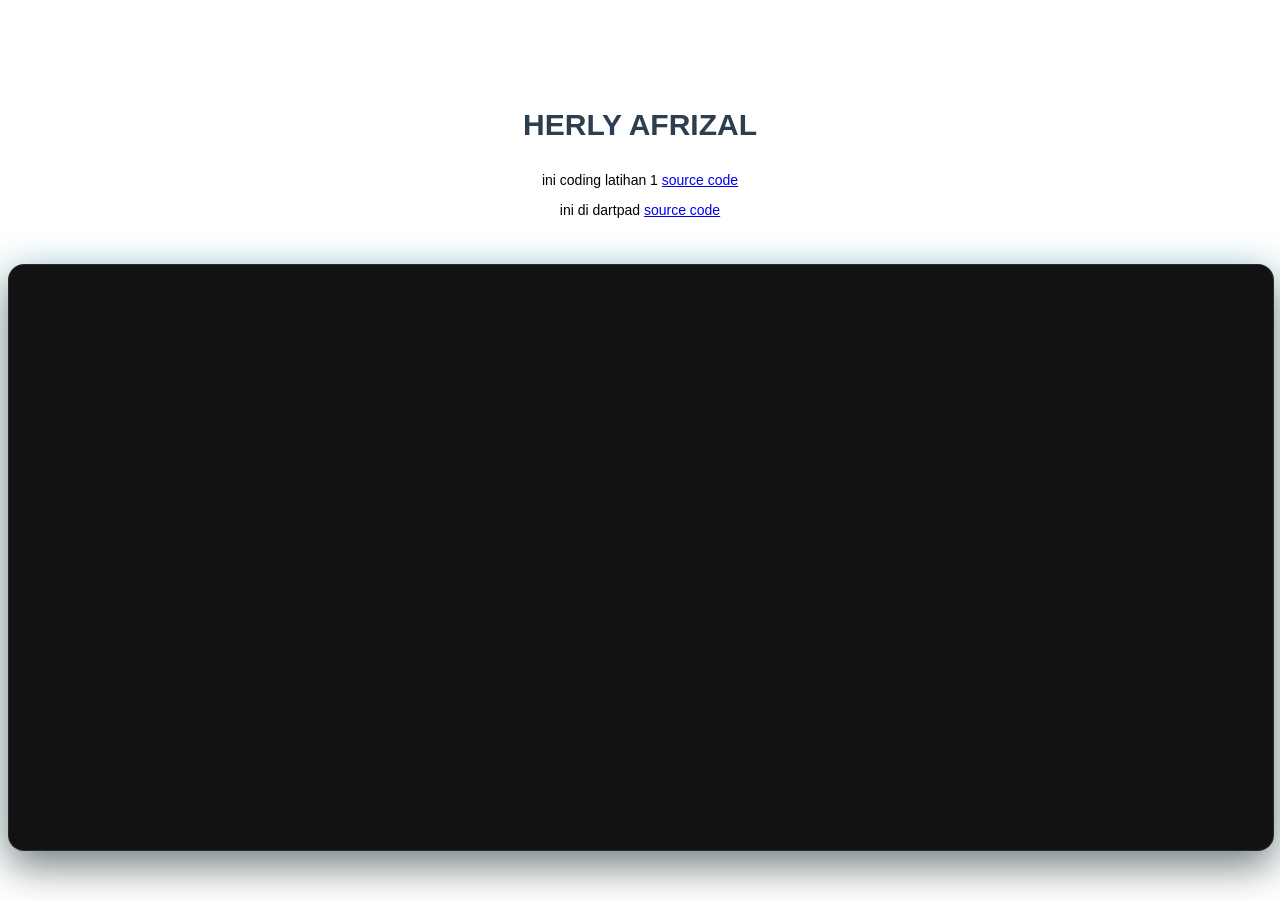
<file: index.html>
<!DOCTYPE html>
<html>

<head>
    <title>Latihan HTML - Herly</title>
    <style>
        body {
            font-family: Arial, sans-serif;
            text-align: center;
            padding-top: 100px;
        }

        .gerakan {
            font-size: 30px;
            font-weight: bold;
            color: #2c3e50;
            display: inline-block;
            animation: GerakanTeks 3s infinite alternate ease-in-out;
        }

        @keyframes GerakanTeks {
            from {
                transform: translateX(-30px);
                color: #3498db;
            }

            to {
                transform: translateX(30px);
                color: #e74c3c;
            }
        }

        .link {
            margin-top: 30px;
            font-size: 14px;
        }

        iframe {
            margin-top: 2rem;
            border-radius: 16px;
            border: 1px solid rgba(255, 255, 255, 0.1);
            box-shadow: 0 15px 40px rgba(0, 0, 0, 0.5), 0 0 40px rgba(0, 242, 254, 0.15);
            background-color: #121212;
            width: 100%;
            height: 65vh;
        }
    </style>
</head>

<body>

    <div class="gerakan">HERLY AFRIZAL</div>

    <div class="link">
        <p>ini coding latihan 1 <a href="https://gist.github.com/brave4041/d41de2706d0e1184df18f845387aaa41">source
                code</a></p>
        <p>ini di dartpad <a href="https://dartpad.dev/d41de2706d0e1184df18f845387aaa41">source code</a></p>
    </div>

    <iframe src="https://dartpad.dev/?embed=true&theme=dark&id=d41de2706d0e1184df18f845387aaa41">
    </iframe>
</body>

</html>
</file>
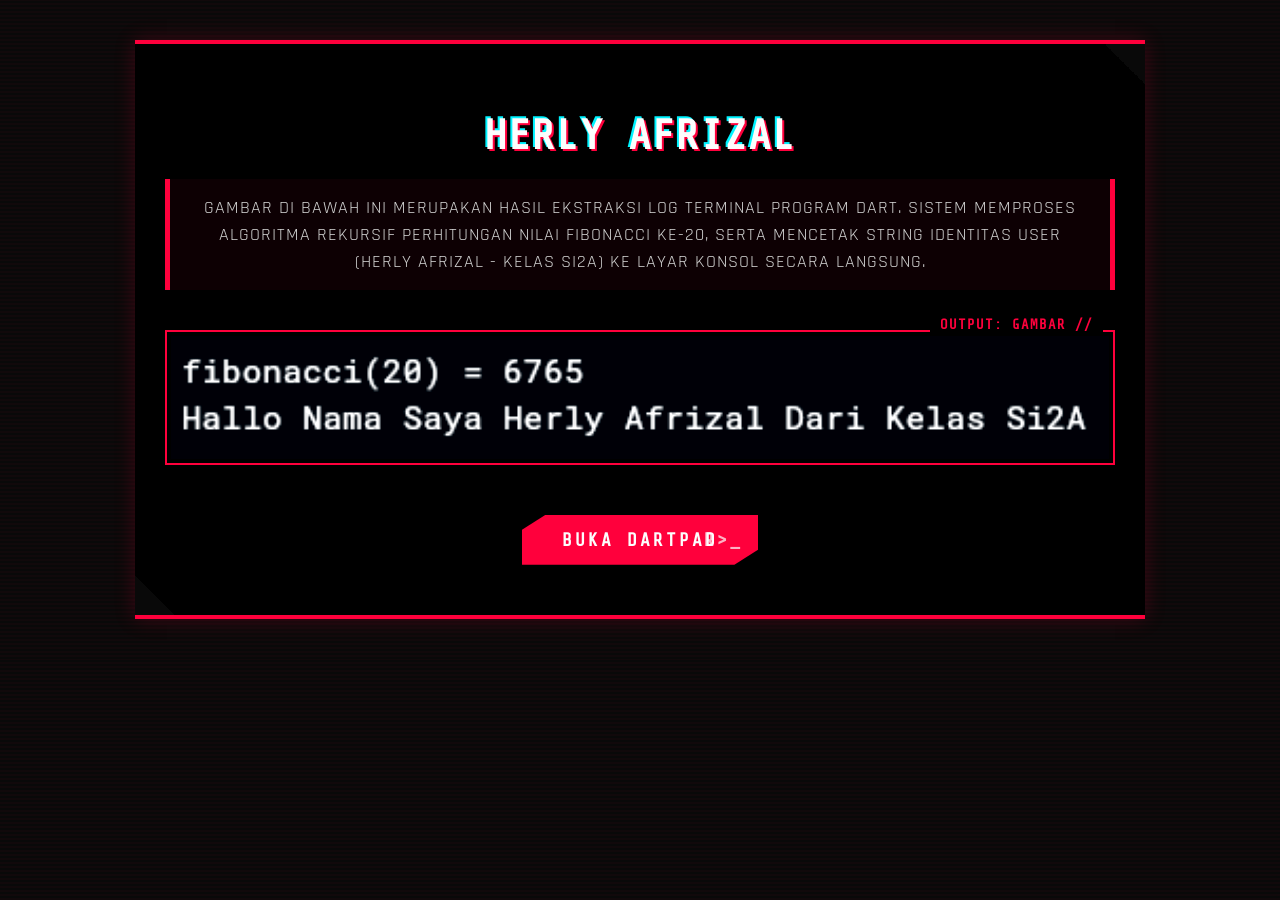
<file: ProjectBaru/index.html>
<!DOCTYPE html>
<html lang="id">

<head>
    <meta charset="UTF-8">
    <meta name="viewport" content="width=device-width, initial-scale=1.0">
    <title>Latihan HTML - Herly</title>

    <link rel="preconnect" href="https://fonts.googleapis.com">
    <link rel="preconnect" href="https://fonts.gstatic.com" crossorigin>
    <link href="https://fonts.googleapis.com/css2?family=Rajdhani:wght@500;700&family=Share+Tech+Mono&display=swap"
        rel="stylesheet">

    <style>
        :root {
            --cp-red: #ff003c;
            --cp-dark: #090909;
            --cp-black: #000000;
            --cp-white: #fdfdfd;
            --cp-yellow: #fcee0a;
        }

        body {
            font-family: 'Rajdhani', sans-serif;
            background-color: var(--cp-dark);
            background-image: repeating-linear-gradient(0deg,
                    transparent,
                    transparent 2px,
                    rgba(255, 0, 60, 0.03) 2px,
                    rgba(255, 0, 60, 0.03) 4px);
            color: var(--cp-white);
            text-align: center;
            padding: 40px 15px;
            margin: 0;
            overflow-x: hidden;
            letter-spacing: 1px;
        }

        .cyberpunk-container {
            max-width: 950px;
            margin: 0 auto;
            background: var(--cp-black);
            border-top: 4px solid var(--cp-red);
            border-bottom: 4px solid var(--cp-red);
            box-shadow: 0 0 20px rgba(255, 0, 60, 0.2);
            padding: 40px 30px;
            position: relative;
        }

        .cyberpunk-container::before {
            content: '';
            position: absolute;
            top: 0;
            right: 0;
            width: 40px;
            height: 40px;
            background: linear-gradient(225deg, var(--cp-dark) 50%, transparent 50%);
        }

        .cyberpunk-container::after {
            content: '';
            position: absolute;
            bottom: 0;
            left: 0;
            width: 40px;
            height: 40px;
            background: linear-gradient(45deg, var(--cp-dark) 50%, transparent 50%);
        }

        .gerakan {
            font-family: 'Share Tech Mono', monospace;
            font-size: 42px;
            font-weight: 700;
            color: var(--cp-white);
            text-transform: uppercase;
            margin-bottom: 20px;
            position: relative;
            display: inline-block;
            text-shadow: 2px 2px var(--cp-red), -2px -2px #00f3ff;
            animation: glitch 3s infinite;
        }

        @keyframes glitch {
            0% {
                transform: translate(0);
            }

            5% {
                transform: translate(-2px, 2px);
                text-shadow: -2px -2px var(--cp-red), 2px 2px #00f3ff;
            }

            10% {
                transform: translate(2px, -2px);
                text-shadow: 2px 2px var(--cp-red), -2px -2px #00f3ff;
            }

            15% {
                transform: translate(0);
            }

            100% {
                transform: translate(0);
            }
        }

        .description {
            font-size: 18px;
            color: #d0d0d0;
            margin-bottom: 40px;
            line-height: 1.5;
            text-transform: uppercase;
            border-left: 5px solid var(--cp-red);
            border-right: 5px solid var(--cp-red);
            text-align: center;
            background: rgba(255, 0, 60, 0.05);
            padding: 15px 20px;
        }

        .description span {
            color: var(--cp-red);
            font-weight: bold;
        }

        .btn-cyberpunk {
            background-color: var(--cp-red);
            color: var(--cp-white);
            font-family: 'Share Tech Mono', monospace;
            font-size: 18px;
            font-weight: bold;
            padding: 15px 40px;
            border: none;
            cursor: pointer;
            text-transform: uppercase;
            letter-spacing: 3px;
            position: relative;
            transition: all 0.2s ease;
            margin-top: 50px;
            margin-bottom: 10px;
            clip-path: polygon(10% 0, 100% 0, 100% 70%, 90% 100%, 0 100%, 0 30%);
        }

        .btn-cyberpunk:hover {
            background-color: var(--cp-yellow);
            color: var(--cp-black);
            transform: scale(1.05);
        }

        .btn-cyberpunk::after {
            content: 'R>_';
            position: absolute;
            right: 15px;
            opacity: 0.7;
        }

        /* Image Container */
        .image-container {
            width: 100%;
            border: 2px solid var(--cp-red);
            position: relative;
            background: var(--cp-black);
            padding: 4px;
            box-sizing: border-box;
        }

        .image-container img {
            width: 100%;
            height: auto;
            display: block;
            filter: grayscale(20%) contrast(120%);
        }

        .image-container::before {
            content: "OUTPUT: GAMBAR //";
            position: absolute;
            top: -15px;
            right: 10px;
            background-color: var(--cp-black);
            color: var(--cp-red);
            padding: 0 10px;
            font-family: 'Share Tech Mono', monospace;
            font-size: 14px;
            font-weight: bold;
            z-index: 2;
        }

        .modal-overlay {
            display: none;
            position: fixed;
            top: 0;
            left: 0;
            width: 100%;
            height: 100%;
            background: rgba(0, 0, 0, 0.85);
            z-index: 1000;
            justify-content: center;
            align-items: center;
            backdrop-filter: blur(2px);
        }

        .modal-content {
            background: var(--cp-black);
            width: 95%;
            max-width: 1400px;
            border: 2px solid var(--cp-red);
            padding: 2px;
            position: relative;
            box-shadow: 0 0 30px rgba(255, 0, 60, 0.4);
            animation: show-up 0.3s ease-out forwards;
        }

        @keyframes show-up {
            0% {
                transform: scale(0.98);
                opacity: 0;
            }

            100% {
                transform: scale(1);
                opacity: 1;
            }
        }

        .close-btn {
            position: absolute;
            top: -25px;
            right: -15px;
            width: 50px;
            height: 50px;
            background: var(--cp-red);
            color: var(--cp-white);
            border: none;
            display: flex;
            justify-content: center;
            align-items: center;
            font-size: 28px;
            font-weight: bold;
            font-family: 'Share Tech Mono', monospace;
            cursor: pointer;
            box-shadow: 4px 4px 0 var(--cp-black);
            transition: background 0.2s;
            z-index: 10;
            clip-path: polygon(20% 0, 100% 0, 100% 80%, 80% 100%, 0 100%, 0 20%);
        }

        .close-btn:hover {
            background: var(--cp-yellow);
            color: var(--cp-black);
        }

        iframe {
            border: none;
            background: #121212;
            width: 100%;
            height: 75vh;
            display: block;
        }

        @media (max-width: 768px) {
            .gerakan {
                font-size: 28px;
            }

            .cyberpunk-container {
                padding: 30px 15px;
            }

            .description {
                font-size: 14px;
                margin-bottom: 25px;
            }

            .btn-cyberpunk {
                font-size: 15px;
                padding: 12px 30px;
                width: 100%;
                box-sizing: border-box;
            }

            .modal-content {
                width: 100%;
                height: 100%;
                border: none;
                border-top: 4px solid var(--cp-red);
                padding-top: 50px;
                box-sizing: border-box;
            }

            .close-btn {
                top: 10px;
                right: 15px;
                width: 40px;
                height: 40px;
                font-size: 22px;
                box-shadow: none;
            }

            iframe {
                height: calc(100vh - 65px);
            }
        }
    </style>
</head>

<body>

    <div class="cyberpunk-container">
        <h1 class="gerakan">HERLY AFRIZAL</h1>

        <div class="description">
            Gambar di bawah ini merupakan hasil ekstraksi log terminal program Dart. Sistem memproses algoritma rekursif
            perhitungan nilai Fibonacci ke-20, serta mencetak string identitas user (Herly Afrizal - Kelas Si2A) ke
            layar konsol secara langsung.
        </div>

        <div class="image-container">
            <img src="output.jpg" alt="Capture Output DartPad" id="captureImage">
        </div>

        <button class="btn-cyberpunk" onclick="openModal()">
            Buka DartPad
        </button>
    </div>

    <div class="modal-overlay" id="dartpadModal">
        <div class="modal-content">
            <button class="close-btn" onclick="closeModal()">X</button>
            <iframe id="dartpadIframe" src=""></iframe>
        </div>
    </div>

    <script>
        const modal = document.getElementById('dartpadModal');
        const iframe = document.getElementById('dartpadIframe');

        function openModal() {
            if (!iframe.src || iframe.src === window.location.href) {
                iframe.src = "https://dartpad.dev/?embed=true&theme=dark&id=d41de2706d0e1184df18f845387aaa41";
            }
            modal.style.display = 'flex';
        }

        function closeModal() {
            modal.style.display = 'none';
        }

        window.onclick = function (event) {
            if (event.target == modal) {
                closeModal();
            }
        }
    </script>
</body>

</html>
</file>
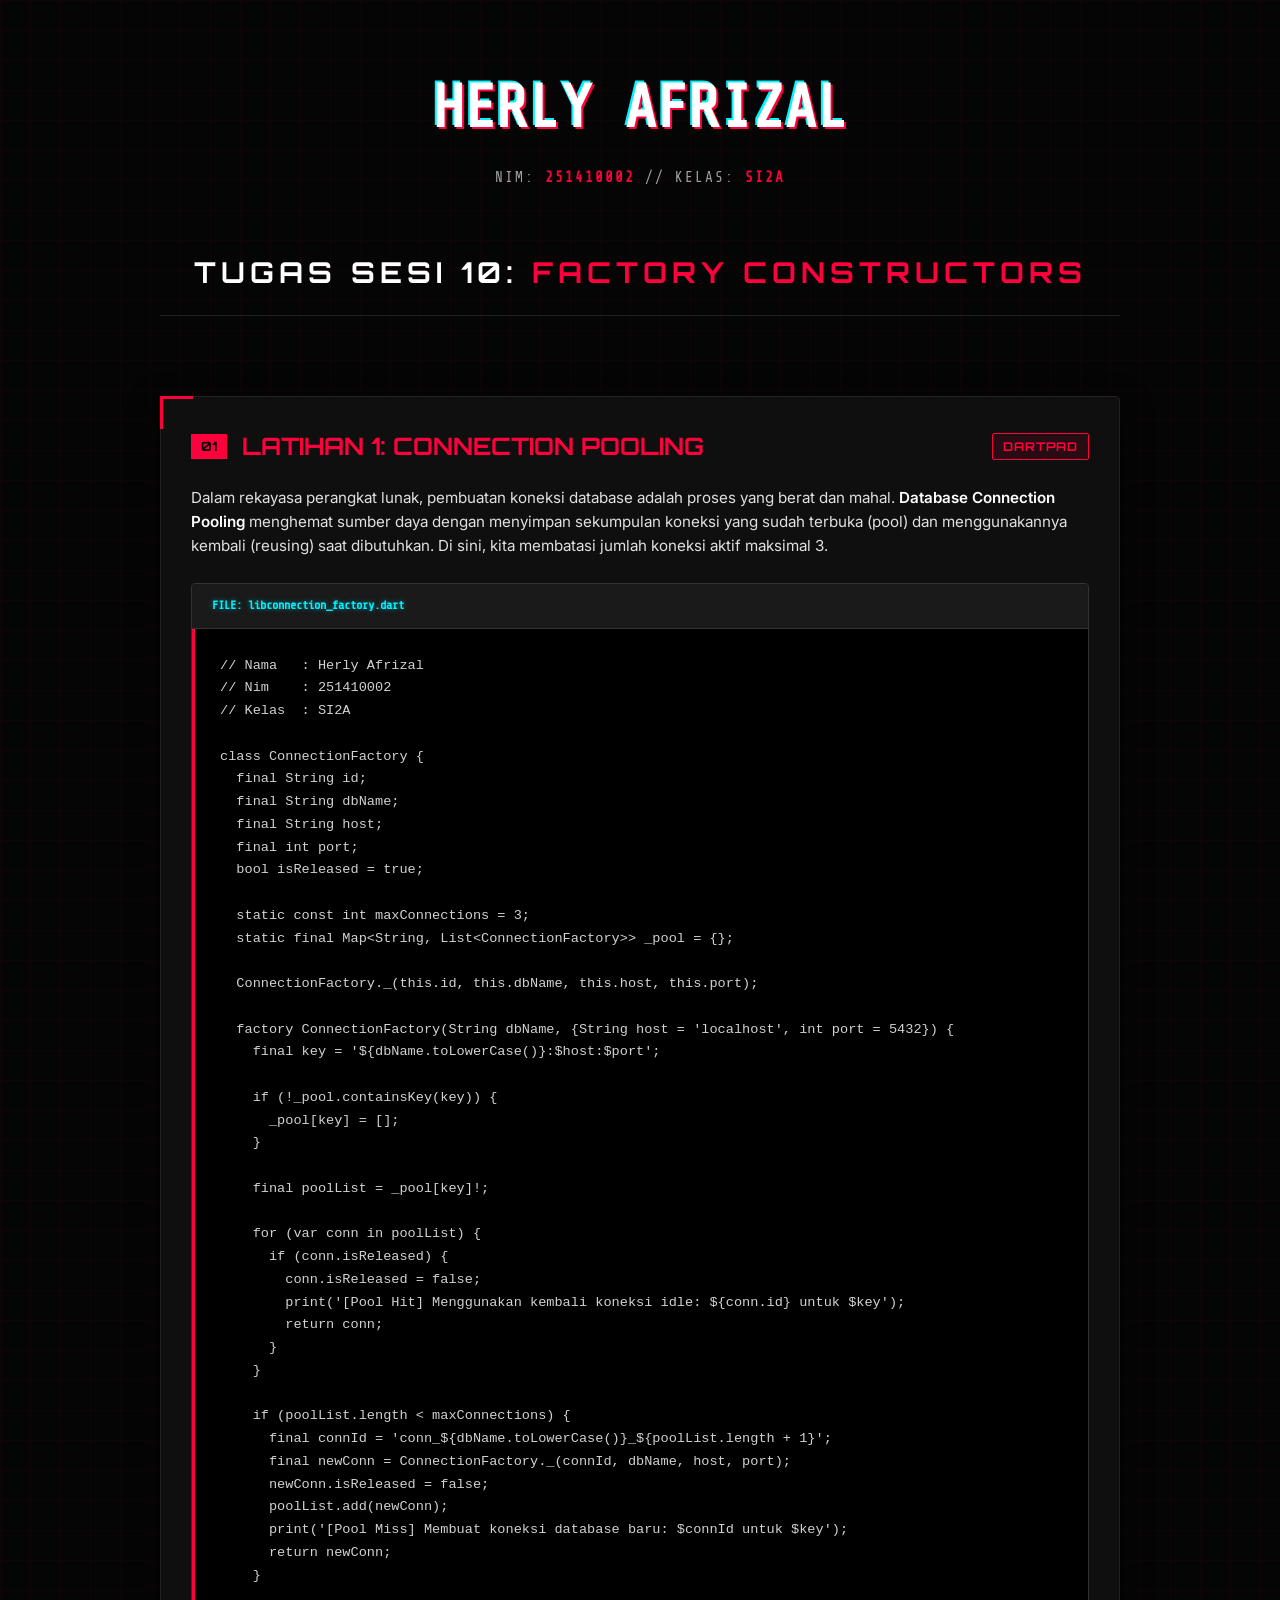
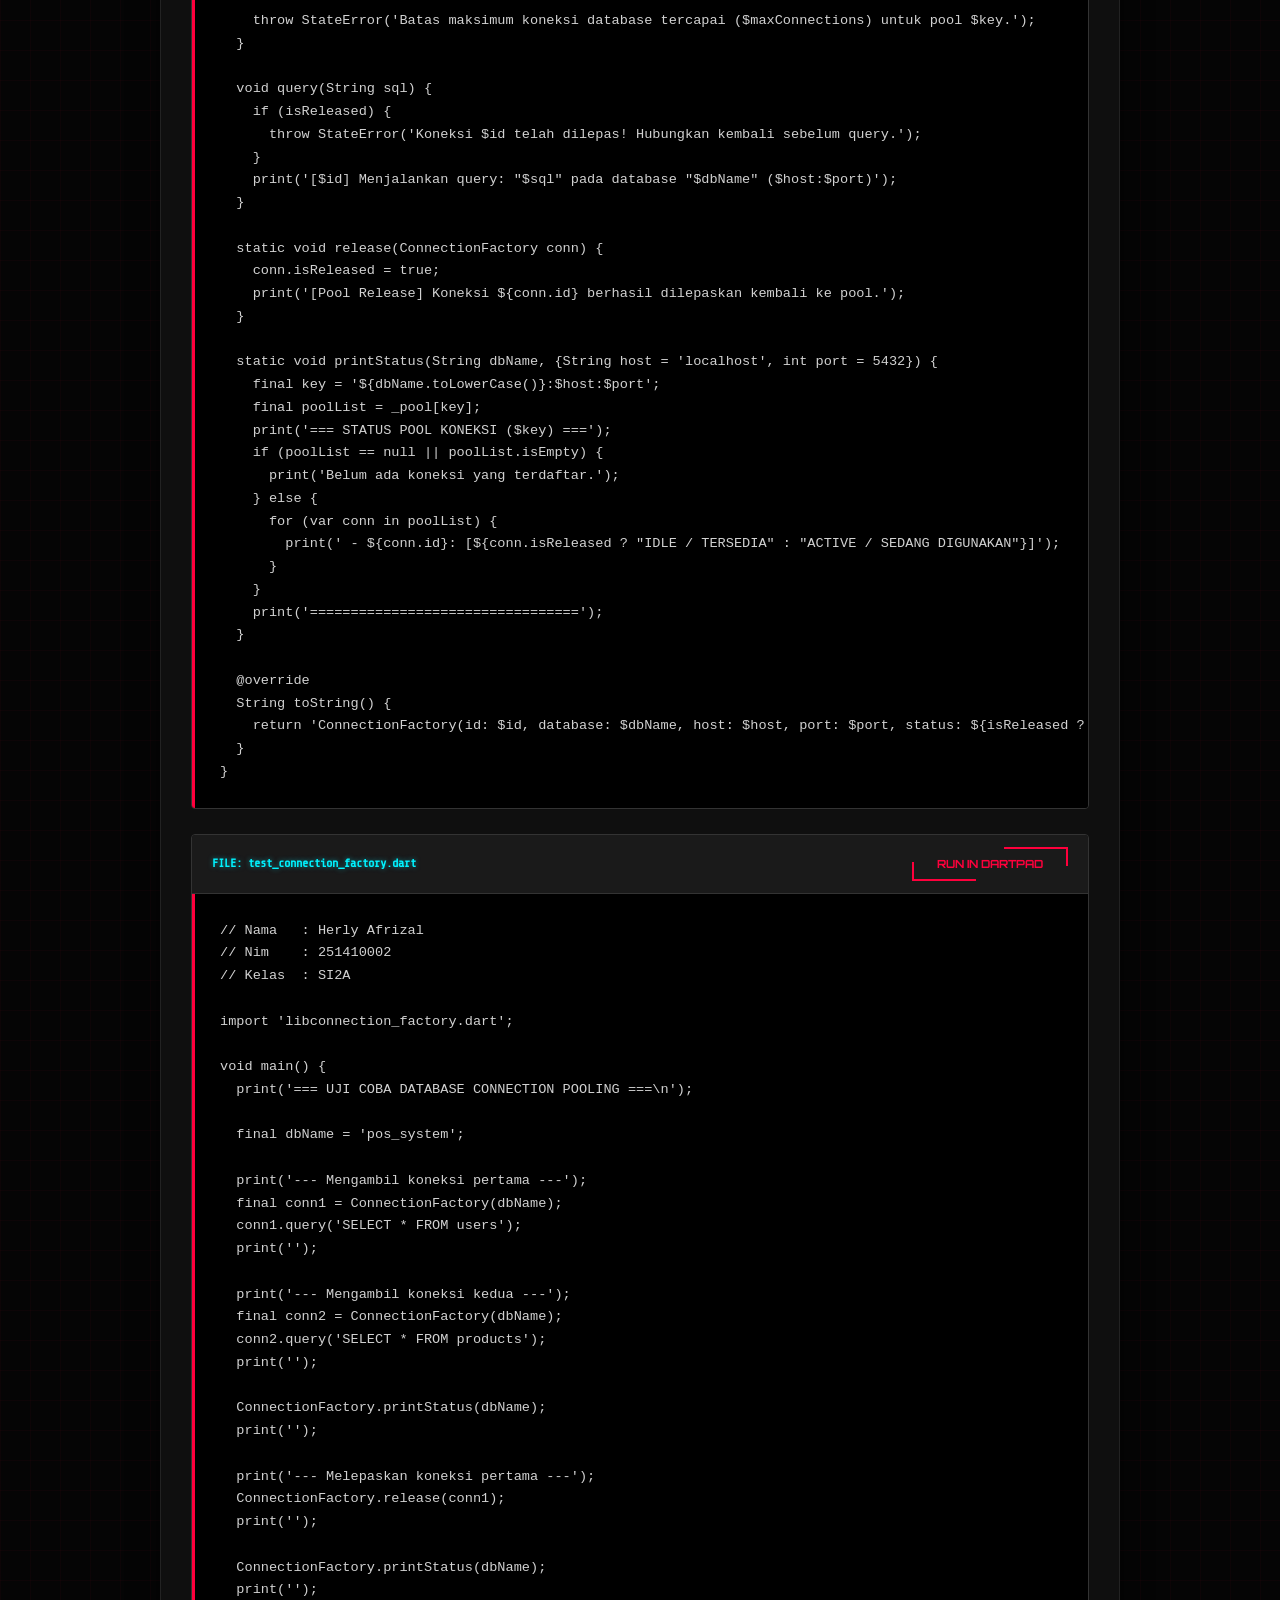
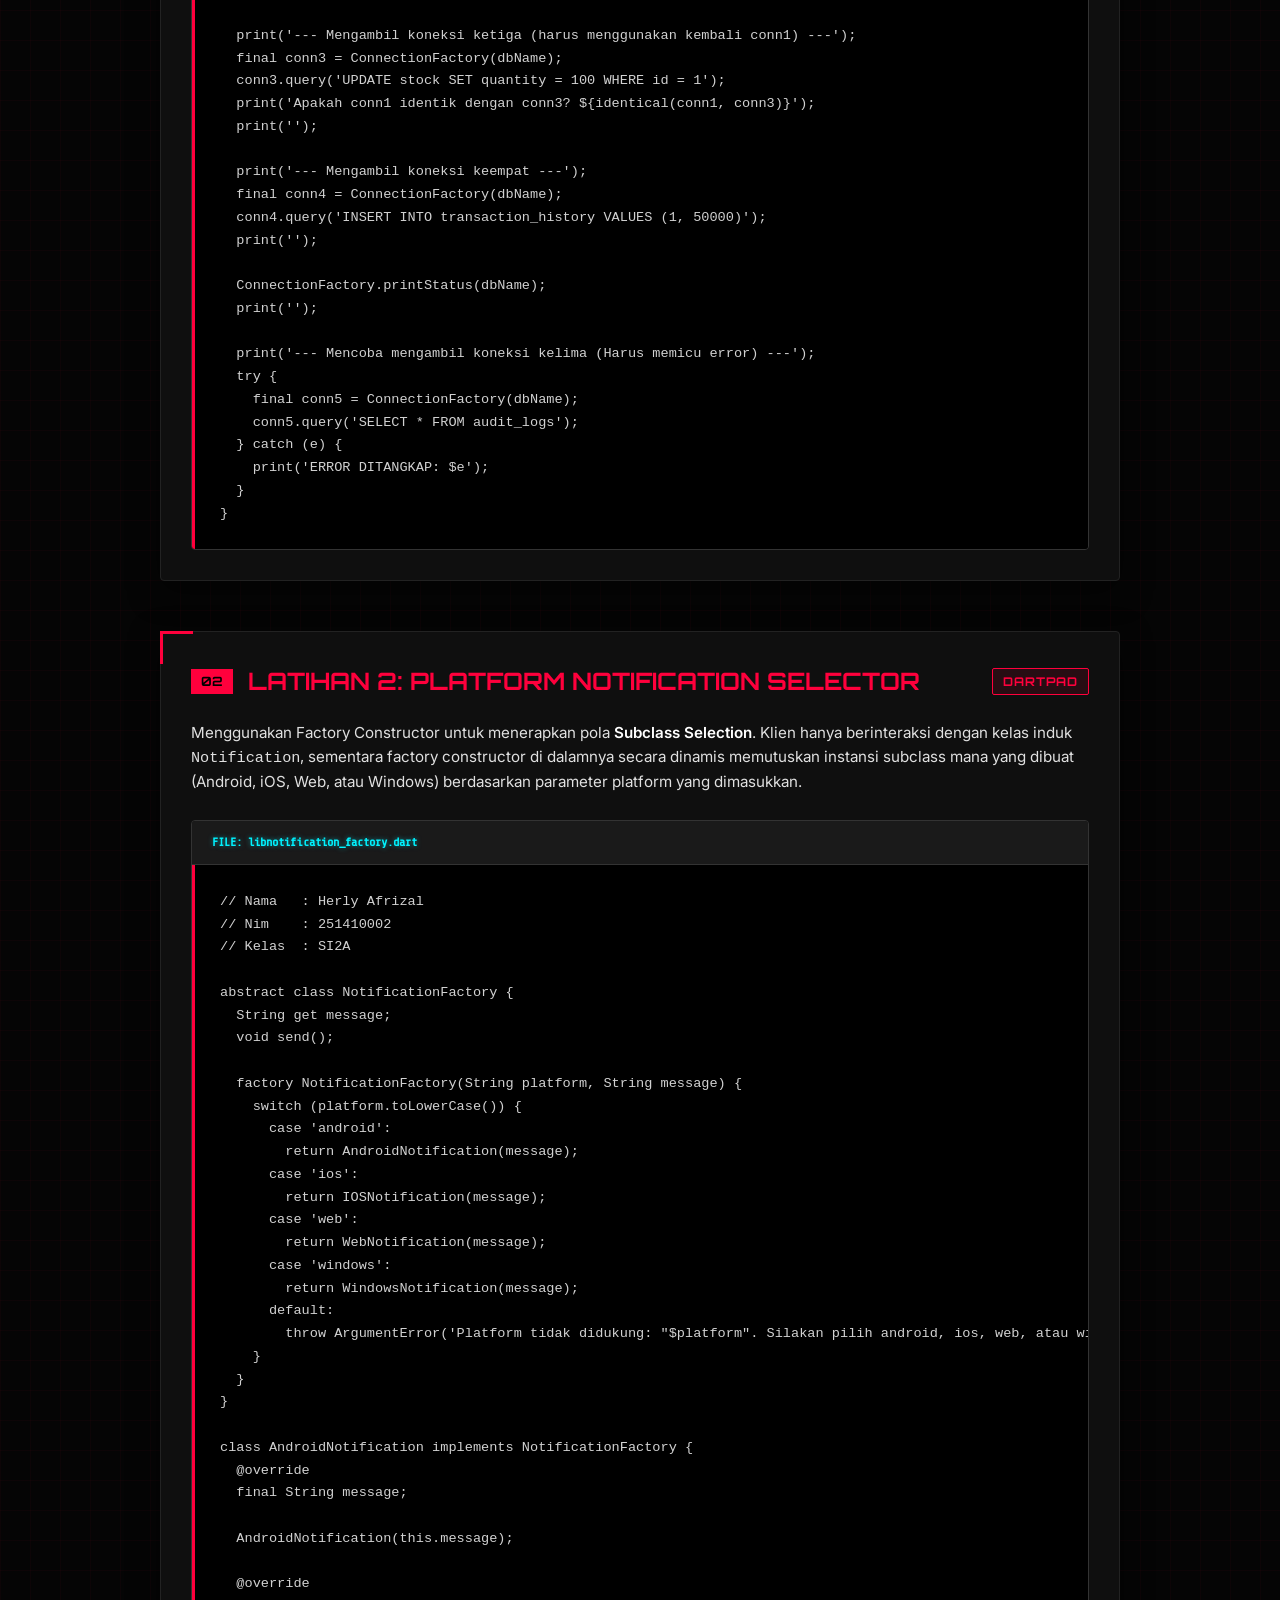
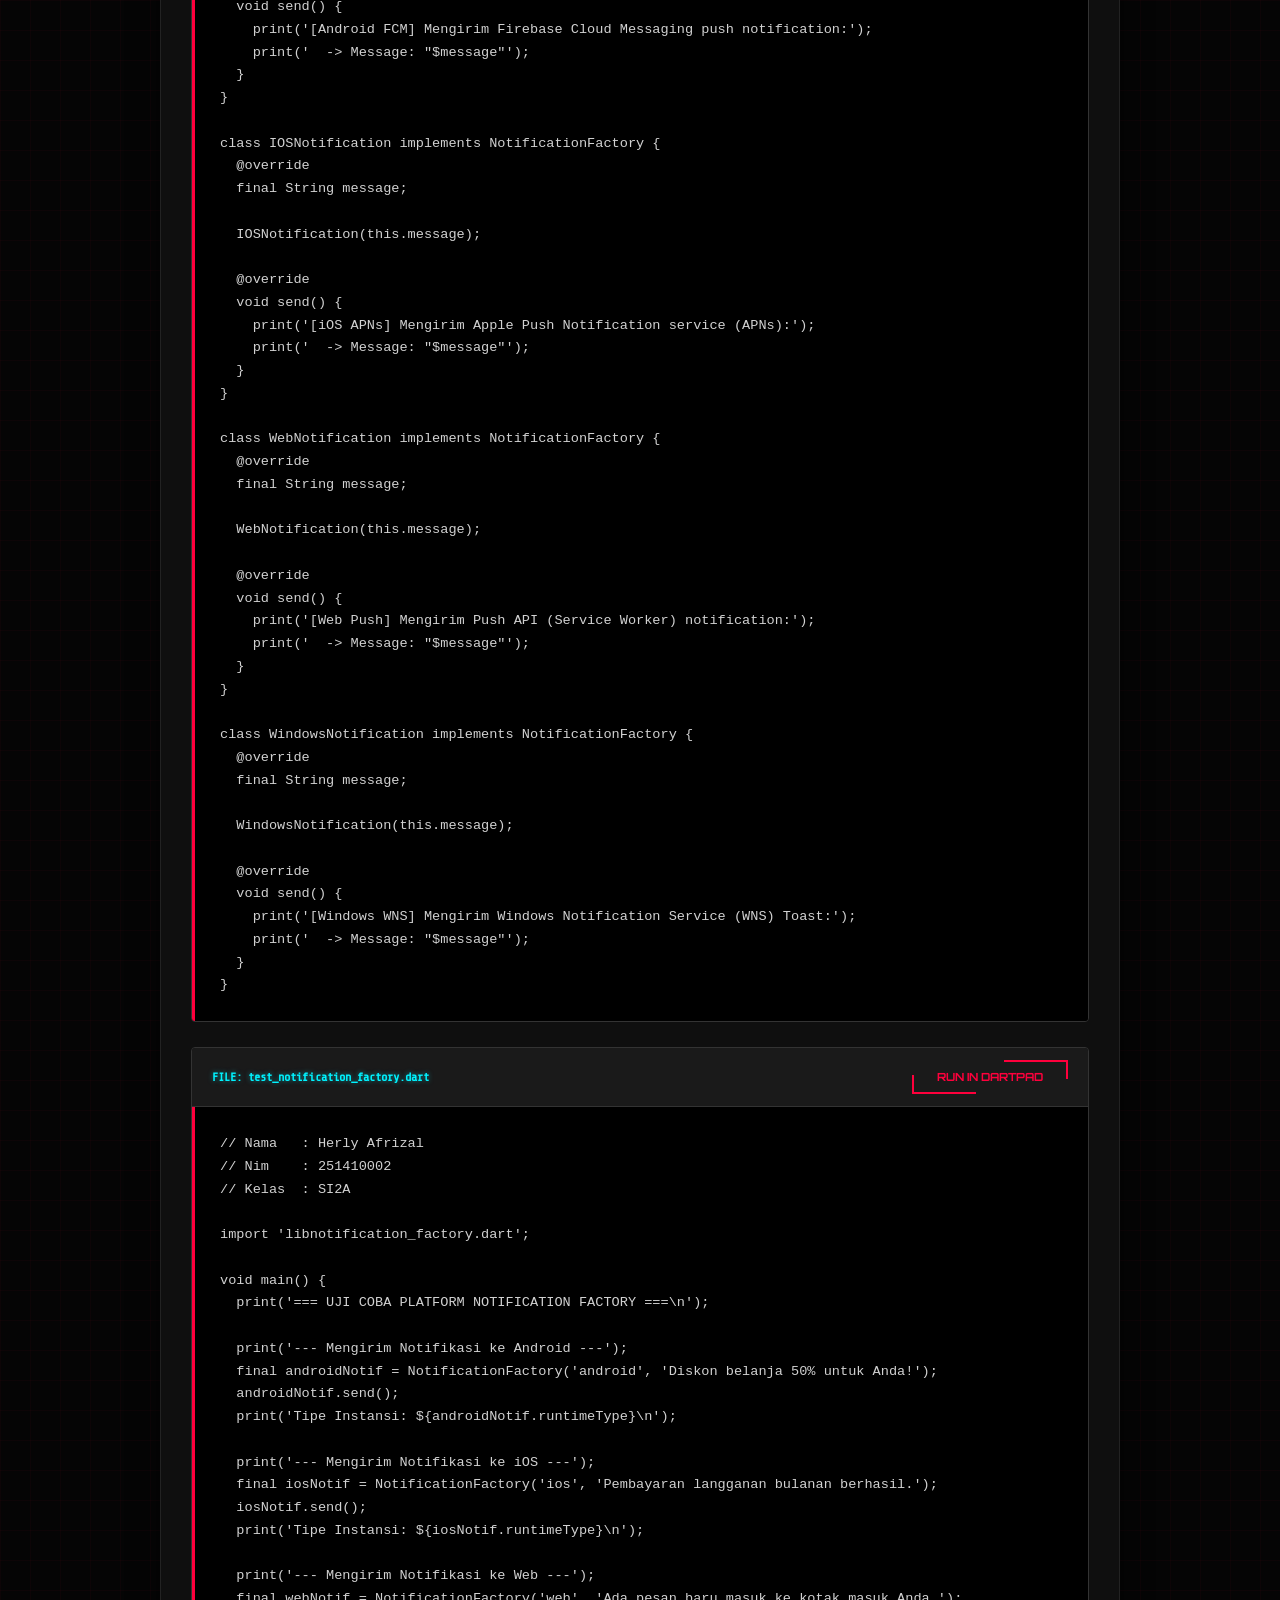
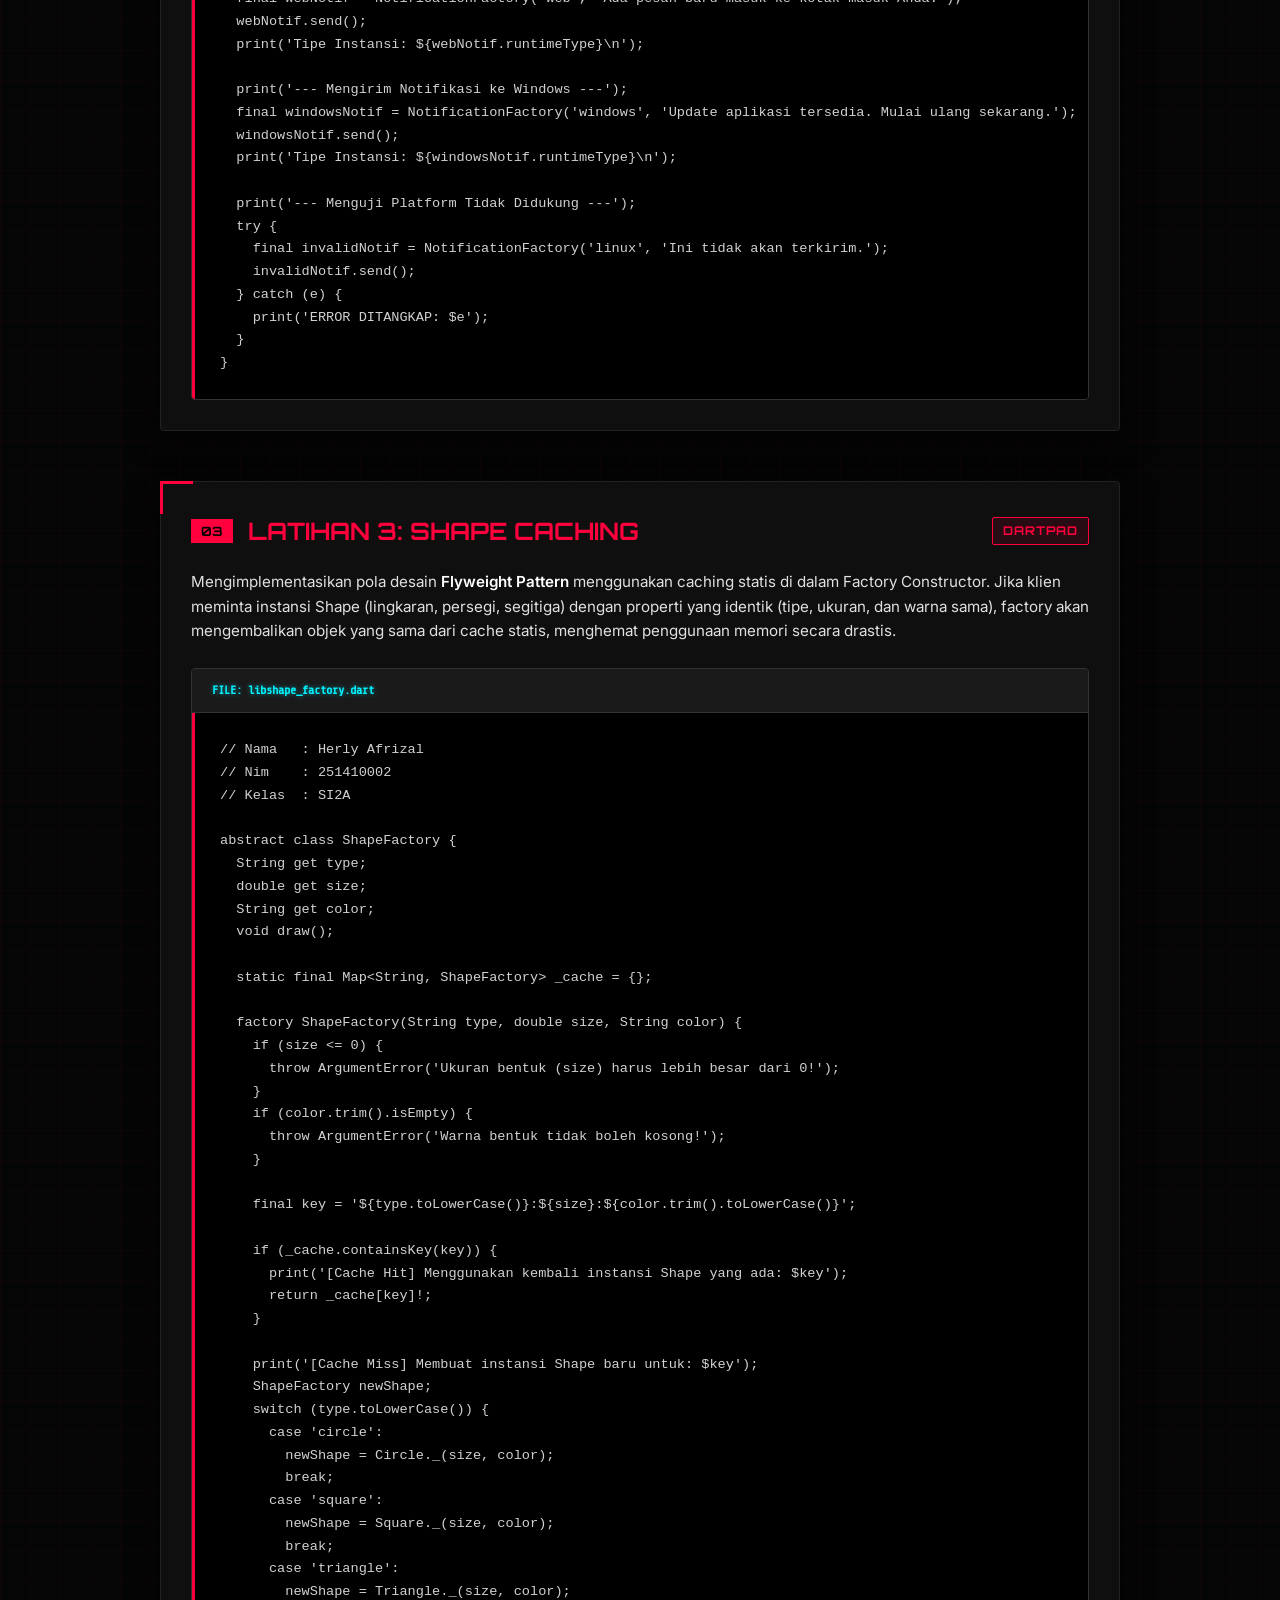
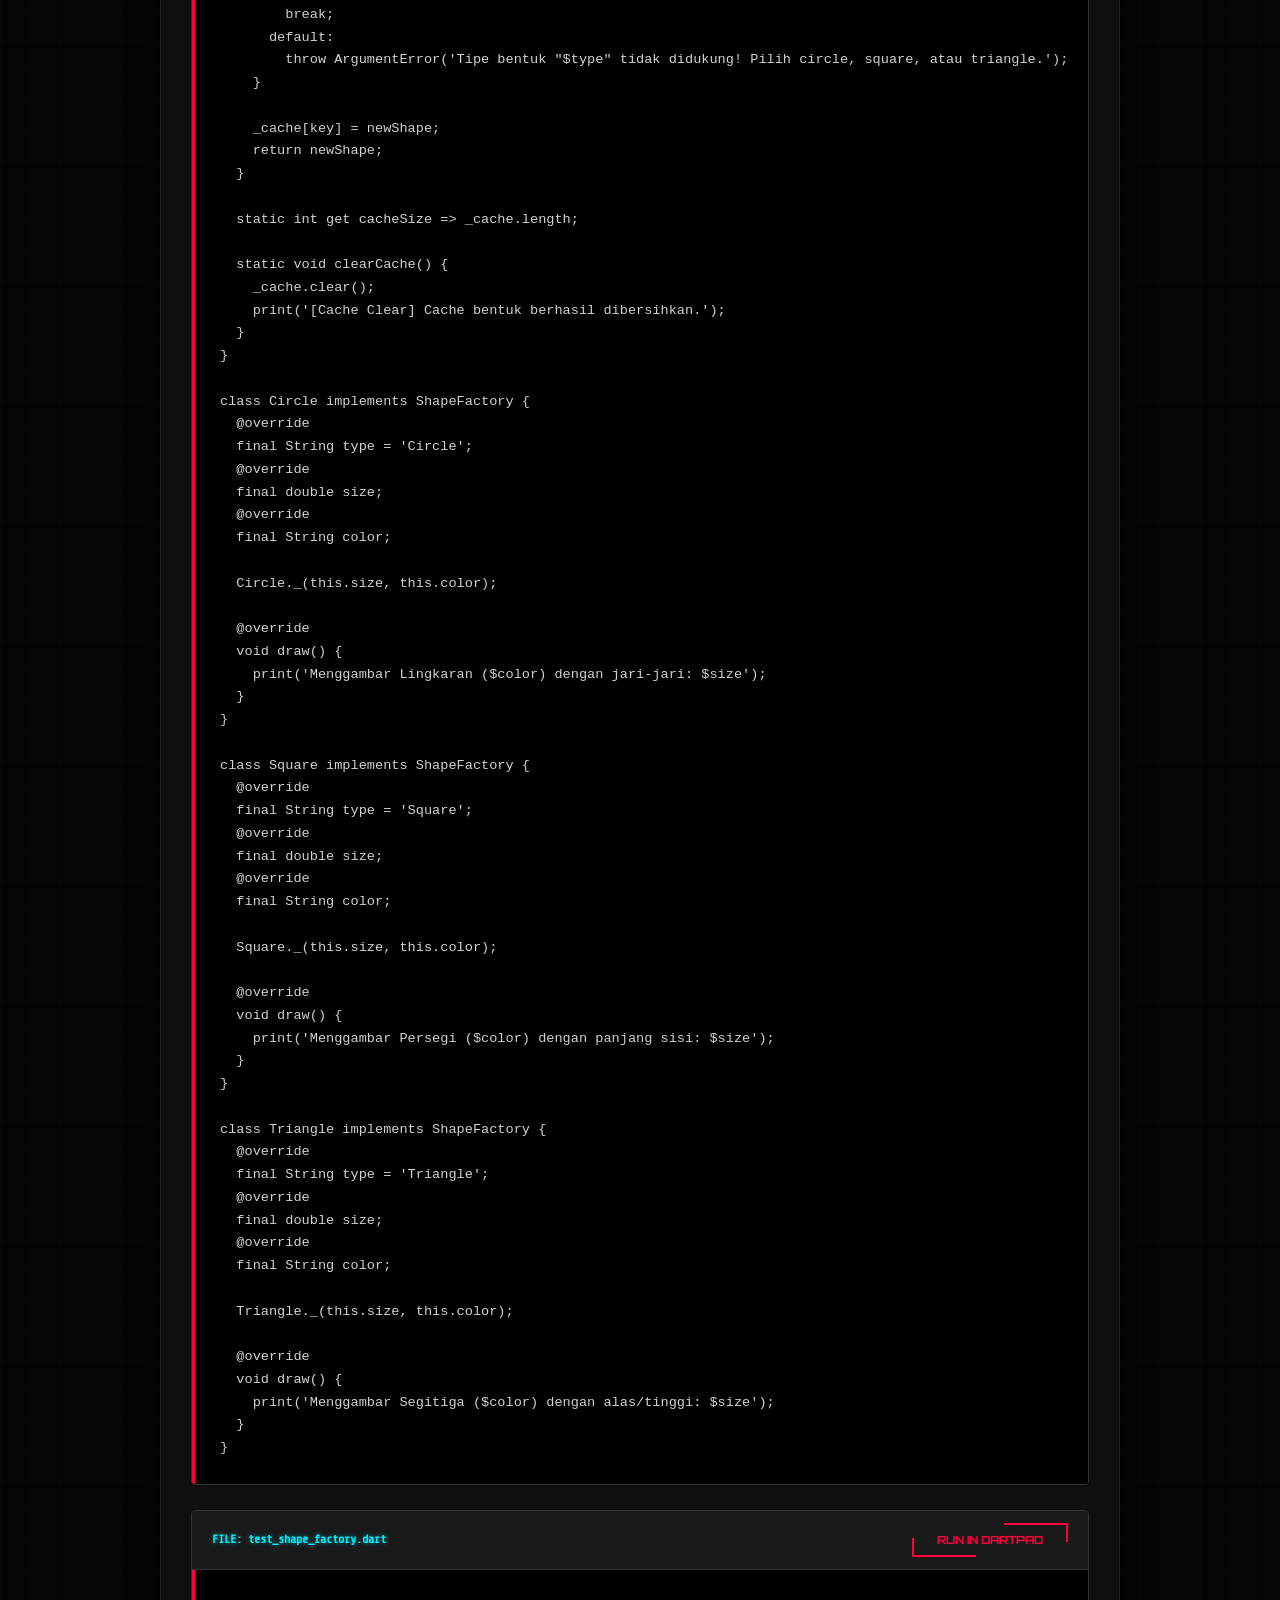
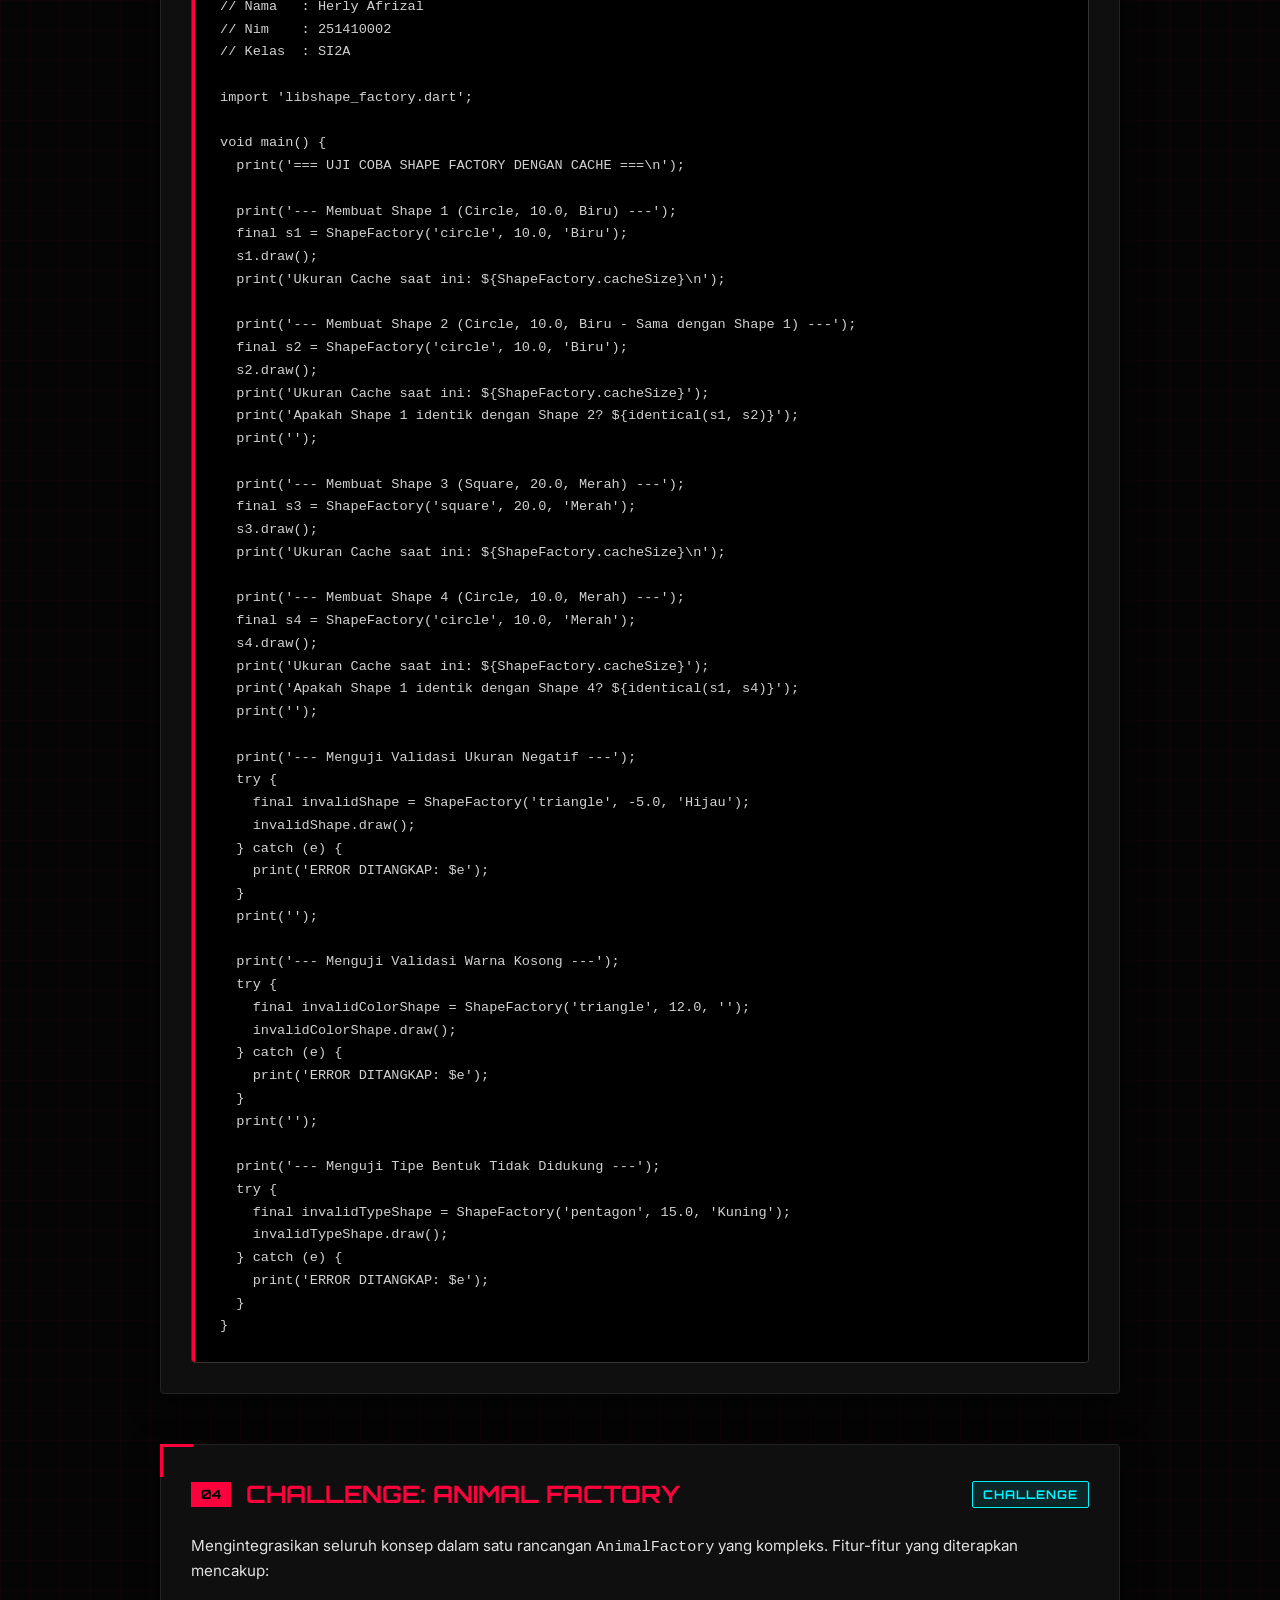
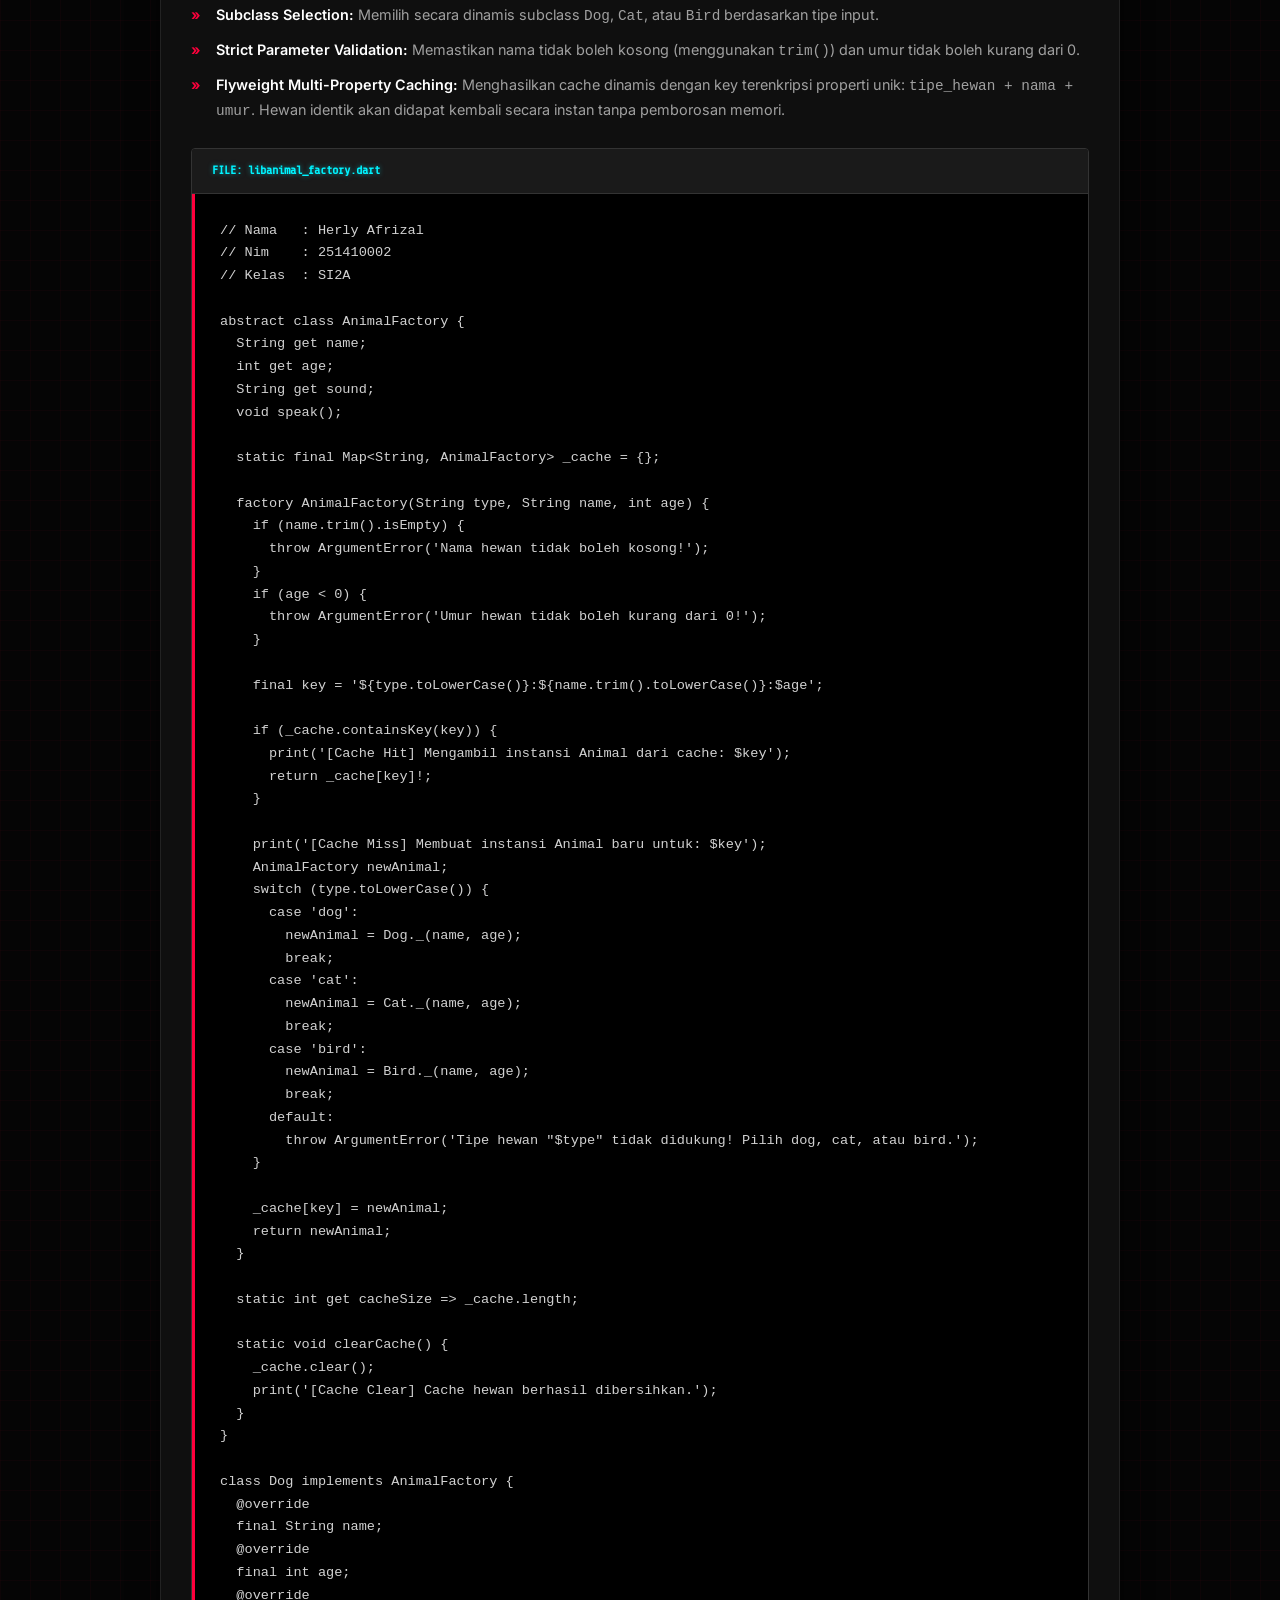
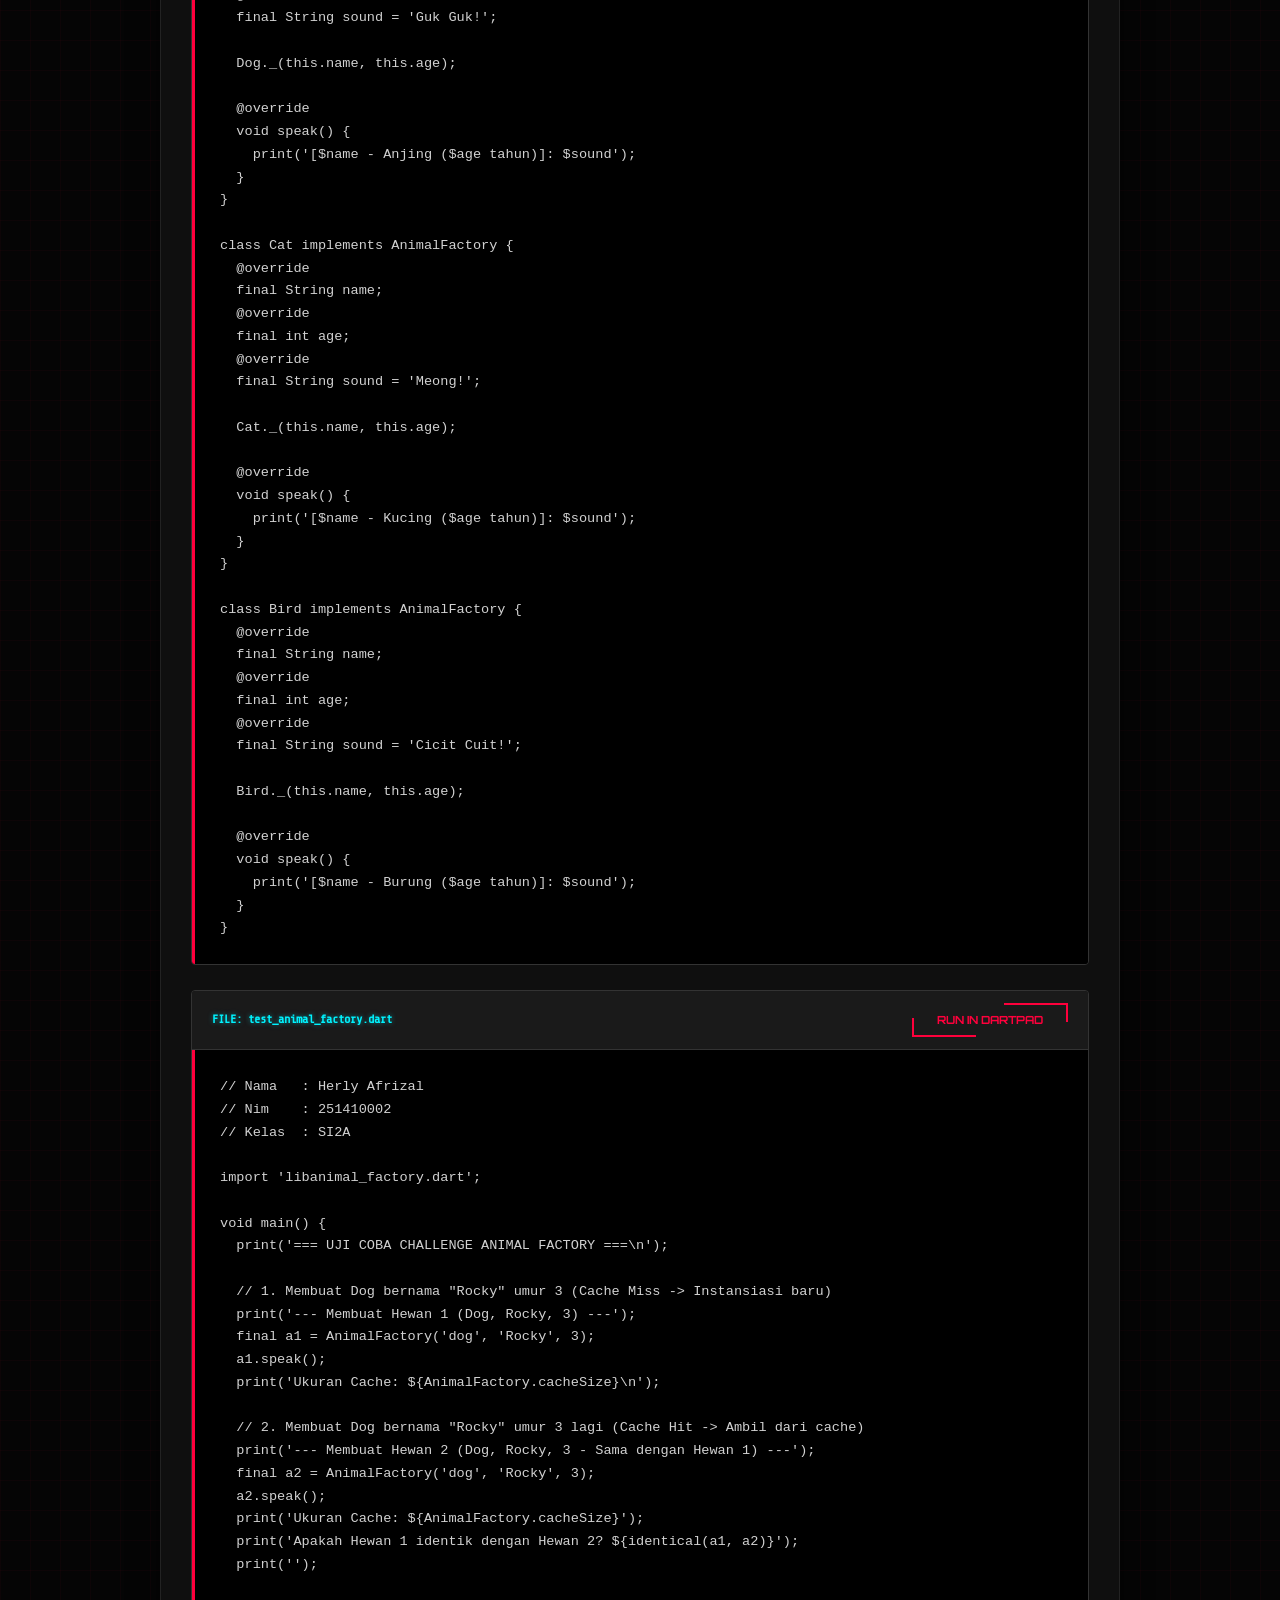
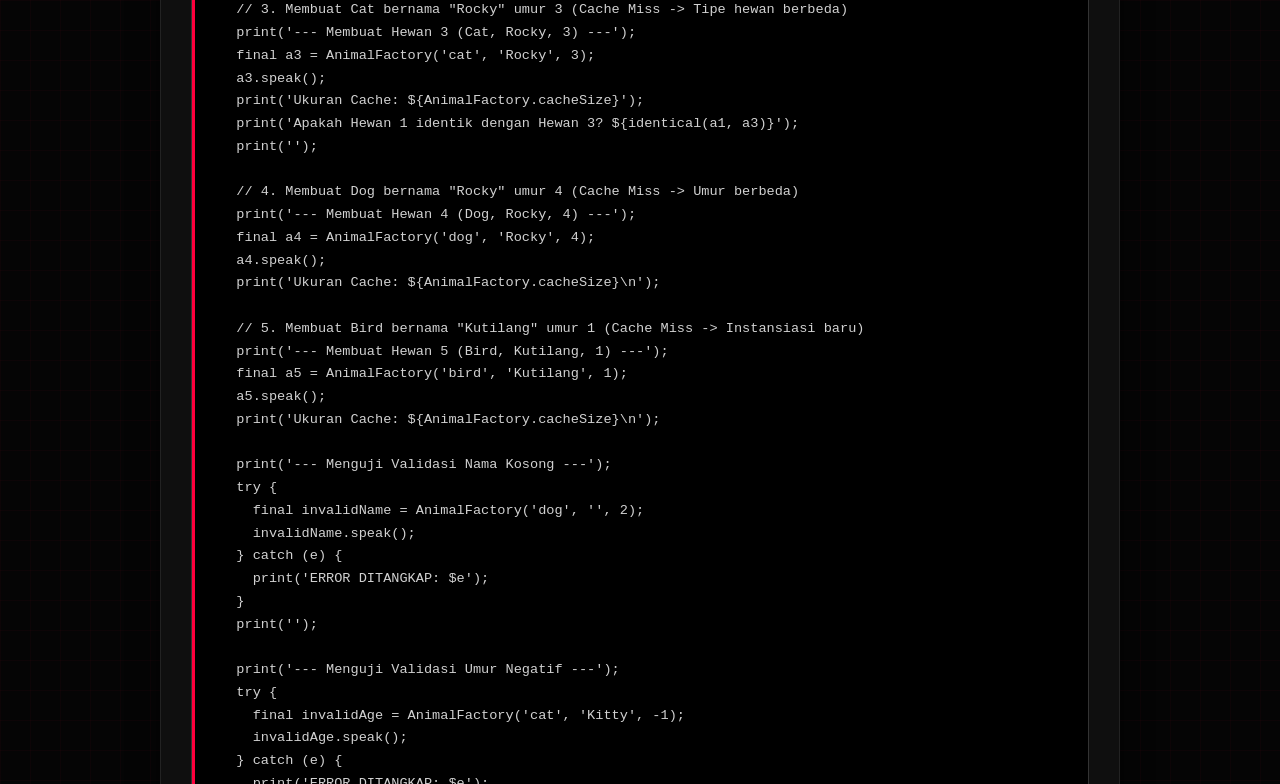
<file: Tugas10/index.html>
<!DOCTYPE html>
<html lang="id">

<head>
  <meta charset="UTF-8">
  <meta name="viewport" content="width=device-width, initial-scale=1.0">
  <title>Tugas Sesi 10 - Herly Afrizal</title>
  <link
    href="https://fonts.googleapis.com/css2?family=Orbitron:wght@400;700;900&family=Inter:wght@300;400;600&family=Fira+Code:wght@400;500&family=Share+Tech+Mono&display=swap"
    rel="stylesheet">
    <style>
    :root {
      --bg-color: #050505;
      --card-bg: #0f0f0f;
      --accent-red: #ff003c;
      --accent-red-glow: rgba(255, 0, 60, 0.5);
      --accent-blue: #00f3ff;
      --accent-blue-glow: rgba(0, 243, 255, 0.5);
      --text-main: #e0e0e0;
      --text-dim: #a0a0a0;
      --code-bg: #000000;
      --border-color: #222;
    }

    * {
      margin: 0;
      padding: 0;
      box-sizing: border-box;
      user-select: none;
    }

    body {
      background-color: var(--bg-color);
      color: var(--text-main);
      font-family: 'Inter', sans-serif;
      line-height: 1.6;
      overflow-x: hidden;
      background-image:
        linear-gradient(rgba(255, 0, 60, 0.03) 1px, transparent 1px),
        linear-gradient(90deg, rgba(255, 0, 60, 0.03) 1px, transparent 1px);
      background-size: 30px 30px;
    }

    .container {
      max-width: 1000px;
      margin: 60px auto;
      padding: 0 20px;
    }

    header {
      text-align: center;
      margin-bottom: 80px;
    }

    .gerakan {
      font-family: 'Share Tech Mono', monospace;
      font-size: 60px;
      font-weight: 700;
      color: #fff;
      text-transform: uppercase;
      margin-bottom: 10px;
      position: relative;
      display: inline-block;
      text-shadow: 2px 2px var(--accent-red), -2px -2px var(--accent-blue);
      animation: glitch 3s infinite;
      width: 100%;
      text-align: center;
    }

    @keyframes glitch {
      0% {
        transform: translate(0);
      }
      5% {
        transform: translate(-2px, 2px);
        text-shadow: -2px -2px var(--accent-red), 2px 2px var(--accent-blue);
      }
      10% {
        transform: translate(2px, -2px);
        text-shadow: 2px 2px var(--accent-red), -2px -2px var(--accent-blue);
      }
      15% {
        transform: translate(0);
      }
      100% {
        transform: translate(0);
      }
    }

    .info-bar {
      text-align: center;
      margin-bottom: 60px;
      font-family: 'Share Tech Mono', monospace;
      color: var(--text-dim);
      letter-spacing: 2px;
      text-transform: uppercase;
      font-size: 0.9rem;
    }

    .info-bar b {
      color: var(--accent-red);
    }

    .session-title {
      font-family: 'Orbitron', sans-serif;
      text-align: center;
      color: #fff;
      font-size: 1.8rem;
      margin-bottom: 80px;
      letter-spacing: 5px;
      text-transform: uppercase;
      border-bottom: 1px solid var(--border-color);
      padding-bottom: 20px;
    }

    .session-title span {
      color: var(--accent-red);
    }

    .cyber-card {
      background: var(--card-bg);
      border: 1px solid var(--border-color);
      padding: 30px;
      margin-bottom: 50px;
      border-radius: 4px;
      position: relative;
      transition: all 0.3s ease;
      box-shadow: 0 10px 30px rgba(0, 0, 0, 0.5);
    }

    .cyber-card::before {
      content: "";
      position: absolute;
      top: -1px;
      left: -1px;
      width: 30px;
      height: 30px;
      border-top: 3px solid var(--accent-red);
      border-left: 3px solid var(--accent-red);
    }

    .cyber-card.blue::before,
    .cyber-card.review::before {
      border-color: var(--accent-blue);
    }

    .cyber-card:hover {
      border-color: var(--accent-red);
      box-shadow: 0 0 20px rgba(255, 0, 60, 0.1);
    }

    .cyber-card.blue:hover,
    .cyber-card.review:hover {
      border-color: var(--accent-blue);
      box-shadow: 0 0 20px rgba(0, 243, 255, 0.1);
    }

    h3 {
      font-family: 'Orbitron', sans-serif;
      font-size: 1.5rem;
      color: var(--accent-red);
      margin-bottom: 20px;
      display: flex;
      align-items: center;
      gap: 15px;
    }

    .cyber-card.blue h3,
    .cyber-card.review h3 {
      color: var(--accent-blue);
    }

    h3 span {
      font-size: 0.8rem;
      background: var(--accent-red);
      color: black;
      padding: 2px 10px;
    }

    .cyber-card.blue h3 span,
    .cyber-card.review h3 span {
      background: var(--accent-blue);
      color: black;
    }

    .badge {
      font-size: 0.75rem;
      font-family: 'Orbitron', sans-serif;
      padding: 3px 10px;
      border-radius: 2px;
      text-transform: uppercase;
      margin-left: auto;
      letter-spacing: 1px;
      font-weight: bold;
    }

    .badge-dartpad {
      background: rgba(255, 0, 60, 0.1);
      color: var(--accent-red);
      border: 1px solid var(--accent-red);
    }

    .badge-blue,
    .badge-challenge,
    .badge-review {
      background: rgba(0, 243, 255, 0.1);
      color: var(--accent-blue);
      border: 1px solid var(--accent-blue);
    }

    p {
      margin-bottom: 15px;
      color: var(--text-main);
      font-size: 0.95rem;
    }

    strong {
      color: #fff;
      font-weight: 600;
    }

    ul {
      list-style: none;
      margin: 20px 0;
    }

    ul li {
      margin-bottom: 10px;
      padding-left: 25px;
      position: relative;
      font-size: 0.9rem;
      color: var(--text-dim);
    }

    ul li::before {
      content: "»";
      position: absolute;
      left: 0;
      color: var(--accent-red);
      font-weight: bold;
    }

    .cyber-card.blue ul li::before,
    .cyber-card.review ul li::before {
      color: var(--accent-blue);
    }

    .analisis-box {
      background: rgba(255, 0, 60, 0.03);
      border: 1px solid rgba(255, 0, 60, 0.15);
      padding: 20px;
      margin: 20px 0;
      border-radius: 4px;
    }

    .cyber-card.blue .analisis-box,
    .cyber-card.review .analisis-box {
      background: rgba(0, 243, 255, 0.03);
      border: 1px solid rgba(0, 243, 255, 0.15);
    }

    .analisis-title {
      font-family: 'Orbitron', sans-serif;
      font-size: 0.75rem;
      color: var(--accent-red);
      margin-bottom: 10px;
      text-transform: uppercase;
      letter-spacing: 2px;
      font-weight: bold;
    }

    .cyber-card.blue .analisis-title,
    .cyber-card.review .analisis-title {
      color: var(--accent-blue);
    }

    .code-container {
      margin-top: 25px;
      border-radius: 4px;
      overflow: hidden;
      border: 1px solid #333;
    }

    .code-header {
      background: #1a1a1a;
      padding: 12px 20px;
      display: flex;
      justify-content: space-between;
      align-items: center;
      font-size: 0.75rem;
      border-bottom: 1px solid #333;
    }

    .code-header .lang {
      color: var(--accent-blue);
      font-family: 'Share Tech Mono', monospace;
      font-weight: bold;
      text-shadow: 0 0 5px var(--accent-blue-glow);
    }

    .btn {
      background: transparent;
      border: none;
      color: var(--accent-red);
      padding: 10px 25px;
      font-family: 'Orbitron', sans-serif;
      font-size: 0.7rem;
      cursor: pointer;
      text-transform: uppercase;
      position: relative;
      transition: all 0.3s;
      display: inline-flex;
      align-items: center;
      justify-content: center;
      font-weight: bold;
    }

    .btn::before {
      content: "";
      position: absolute;
      top: 0;
      right: 0;
      width: 40%;
      height: 50%;
      border-top: 2px solid var(--accent-red);
      border-right: 2px solid var(--accent-red);
      transition: all 0.3s;
    }

    .btn::after {
      content: "";
      position: absolute;
      bottom: 0;
      left: 0;
      width: 40%;
      height: 50%;
      border-bottom: 2px solid var(--accent-red);
      border-left: 2px solid var(--accent-red);
      transition: all 0.3s;
    }

    .btn:hover {
      color: #fff;
      text-shadow: 0 0 10px var(--accent-red);
    }

    .btn:hover::before,
    .btn:hover::after {
      width: 100%;
      height: 100%;
      background: rgba(255, 0, 60, 0.05);
    }

    .cyber-card.blue .btn,
    .cyber-card.review .btn {
      color: var(--accent-blue);
    }

    .cyber-card.blue .btn::before,
    .cyber-card.review .btn::before {
      border-color: var(--accent-blue);
    }

    .cyber-card.blue .btn::after,
    .cyber-card.review .btn::after {
      border-color: var(--accent-blue);
    }

    .cyber-card.blue .btn:hover,
    .cyber-card.review .btn:hover {
      text-shadow: 0 0 10px var(--accent-blue);
    }

    .cyber-card.blue .btn:hover::before,
    .cyber-card.blue .btn:hover::after,
    .cyber-card.review .btn:hover::before,
    .cyber-card.review .btn:hover::after {
      background: rgba(0, 243, 255, 0.05);
    }

    pre {
      background-color: var(--code-bg);
      color: #d1d1d1;
      padding: 25px;
      margin: 0;
      overflow-x: auto;
      font-family: 'Fira Code', monospace;
      font-size: 0.85rem;
      border-left: 3px solid var(--accent-red);
    }

    .cyber-card.blue pre,
    .cyber-card.review pre {
      border-left-color: var(--accent-blue);
    }

    /* Comparison Table Styling */
    .cyber-table {
      width: 100%;
      border-collapse: collapse;
      margin: 25px 0;
      font-size: 0.85rem;
      text-align: left;
    }

    .cyber-table th {
      background: #1a1a1a;
      border-bottom: 2px solid var(--accent-red);
      color: var(--accent-red);
      font-family: 'Orbitron', sans-serif;
      padding: 12px;
      font-size: 0.7rem;
      font-weight: bold;
    }

    .cyber-table td {
      border-bottom: 1px solid #222;
      padding: 12px;
      color: var(--text-dim);
    }

    .cyber-table tr:hover td {
      background: rgba(255, 255, 255, 0.01);
    }

    .footer {
      margin-top: 100px;
      text-align: center;
      font-size: 0.8rem;
      color: #444;
      border-top: 1px solid #111;
      padding: 40px 0;
      font-family: 'Orbitron', sans-serif;
      letter-spacing: 2px;
    }

    /* Modal Styles */
    .modal-overlay {
      display: none;
      position: fixed;
      top: 0;
      left: 0;
      width: 100%;
      height: 100%;
      background: rgba(0, 0, 0, 0.9);
      backdrop-filter: blur(10px);
      z-index: 10000;
      justify-content: center;
      align-items: center;
      opacity: 0;
      transition: opacity 0.3s ease;
    }

    .modal-overlay.active {
      display: flex;
      opacity: 1;
    }

    .modal-content {
      width: 95%;
      max-width: 1100px;
      height: 85vh;
      background: #050505;
      border: 1px solid var(--accent-red);
      position: relative;
      box-shadow: 0 0 50px rgba(255, 0, 60, 0.3);
      display: flex;
      flex-direction: column;
    }

    .modal-header {
      background: #000;
      padding: 15px 25px;
      display: flex;
      justify-content: space-between;
      align-items: center;
      border-bottom: 2px solid #111;
    }

    .modal-title {
      font-family: 'Orbitron', sans-serif;
      color: var(--accent-red);
      font-size: 0.8rem;
      letter-spacing: 3px;
    }

    .close-modal {
      background: transparent;
      border: 1px solid var(--accent-red);
      color: var(--accent-red);
      width: 32px;
      height: 32px;
      cursor: pointer;
      display: flex;
      justify-content: center;
      align-items: center;
      font-family: 'Orbitron', sans-serif;
      font-weight: bold;
      transition: all 0.3s;
    }

    .close-modal:hover {
      background: var(--accent-red);
      color: black;
    }

    .modal-body {
      flex: 1;
      background: #000;
    }

    .modal-body iframe {
      width: 100%;
      height: 100%;
      border: none;
    }

    /* Media Queries for Mobile Responsiveness */
    @media (max-width: 768px) {
      .container {
        margin: 20px auto;
        padding: 0 10px;
      }

      header {
        margin-bottom: 40px;
      }

      .gerakan {
        font-size: 35px;
      }

      .session-title {
        margin-bottom: 40px;
        font-size: 1.4rem;
        padding-bottom: 10px;
      }

      .cyber-card {
        padding: 20px;
        margin-bottom: 30px;
      }

      h3 {
        font-size: 1.2rem;
        flex-direction: column;
        align-items: flex-start;
        gap: 10px;
      }

      .badge {
        margin-left: 0;
      }

      .code-container {
        margin-top: 20px;
      }

      .code-header {
        padding: 10px 15px;
        flex-direction: column;
        align-items: stretch;
        gap: 10px;
      }

      .code-header .lang {
        font-size: 0.75rem;
        word-break: break-all;
      }

      .btn {
        width: 100%;
        justify-content: center;
        padding: 8px 16px;
      }

      pre {
        padding: 15px;
        font-size: 0.75rem;
      }

      .modal-content {
        height: 75vh;
        width: 95%;
      }

      .close-modal {
        width: 100%;
        height: 40px;
        margin-top: 10px;
      }

      .modal-header {
        padding: 10px 15px;
        flex-direction: column;
        align-items: stretch;
        gap: 10px;
      }
    }
  </style>
</head>

<body>
  <div class="container">
    <header>
      <div class="gerakan">HERLY AFRIZAL</div>
      <div class="info-bar">NIM: <b>251410002</b> // KELAS: <b>SI2A</b></div>
      <h1 class="session-title">TUGAS SESI 10: <span>FACTORY CONSTRUCTORS</span></h1>
    </header>

    
    <div class="cyber-card">
      <h3><span>01</span> LATIHAN 1: CONNECTION POOLING <div class="badge badge-dartpad">Dartpad</div></h3>
      <p>Dalam rekayasa perangkat lunak, pembuatan koneksi database adalah proses yang berat dan mahal. <strong>Database Connection Pooling</strong> menghemat sumber daya dengan menyimpan sekumpulan koneksi yang sudah terbuka (pool) dan menggunakannya kembali (reusing) saat dibutuhkan. Di sini, kita membatasi jumlah koneksi aktif maksimal 3.</p>

      <div class="code-container">
        <div class="code-header"><span class="lang">FILE: libconnection_factory.dart</span></div>
        <pre><code>// Nama   : Herly Afrizal
// Nim    : 251410002
// Kelas  : SI2A

class ConnectionFactory {
  final String id;
  final String dbName;
  final String host;
  final int port;
  bool isReleased = true;

  static const int maxConnections = 3;
  static final Map&lt;String, List&lt;ConnectionFactory&gt;&gt; _pool = {};

  ConnectionFactory._(this.id, this.dbName, this.host, this.port);

  factory ConnectionFactory(String dbName, {String host = 'localhost', int port = 5432}) {
    final key = '${dbName.toLowerCase()}:$host:$port';
    
    if (!_pool.containsKey(key)) {
      _pool[key] = [];
    }

    final poolList = _pool[key]!;

    for (var conn in poolList) {
      if (conn.isReleased) {
        conn.isReleased = false;
        print('[Pool Hit] Menggunakan kembali koneksi idle: ${conn.id} untuk $key');
        return conn;
      }
    }

    if (poolList.length &lt; maxConnections) {
      final connId = 'conn_${dbName.toLowerCase()}_${poolList.length + 1}';
      final newConn = ConnectionFactory._(connId, dbName, host, port);
      newConn.isReleased = false;
      poolList.add(newConn);
      print('[Pool Miss] Membuat koneksi database baru: $connId untuk $key');
      return newConn;
    }

    throw StateError('Batas maksimum koneksi database tercapai ($maxConnections) untuk pool $key.');
  }

  void query(String sql) {
    if (isReleased) {
      throw StateError('Koneksi $id telah dilepas! Hubungkan kembali sebelum query.');
    }
    print('[$id] Menjalankan query: "$sql" pada database "$dbName" ($host:$port)');
  }

  static void release(ConnectionFactory conn) {
    conn.isReleased = true;
    print('[Pool Release] Koneksi ${conn.id} berhasil dilepaskan kembali ke pool.');
  }

  static void printStatus(String dbName, {String host = 'localhost', int port = 5432}) {
    final key = '${dbName.toLowerCase()}:$host:$port';
    final poolList = _pool[key];
    print('=== STATUS POOL KONEKSI ($key) ===');
    if (poolList == null || poolList.isEmpty) {
      print('Belum ada koneksi yang terdaftar.');
    } else {
      for (var conn in poolList) {
        print(' - ${conn.id}: [${conn.isReleased ? "IDLE / TERSEDIA" : "ACTIVE / SEDANG DIGUNAKAN"}]');
      }
    }
    print('=================================');
  }

  @override
  String toString() {
    return 'ConnectionFactory(id: $id, database: $dbName, host: $host, port: $port, status: ${isReleased ? "Idle" : "Active"})';
  }
}</code></pre>
      </div>

      <div class="code-container" id="code-connection-factory">
        <div class="code-header">
          <span class="lang">FILE: test_connection_factory.dart</span>
          <button class="btn" onclick="runCode('code-connection-factory', '992bcaa44759a9db46e0131ee0632c2d')">RUN IN DARTPAD</button>
        </div>
        <pre><code>// Nama   : Herly Afrizal
// Nim    : 251410002
// Kelas  : SI2A

import 'libconnection_factory.dart';

void main() {
  print('=== UJI COBA DATABASE CONNECTION POOLING ===\n');

  final dbName = 'pos_system';

  print('--- Mengambil koneksi pertama ---');
  final conn1 = ConnectionFactory(dbName);
  conn1.query('SELECT * FROM users');
  print('');

  print('--- Mengambil koneksi kedua ---');
  final conn2 = ConnectionFactory(dbName);
  conn2.query('SELECT * FROM products');
  print('');

  ConnectionFactory.printStatus(dbName);
  print('');

  print('--- Melepaskan koneksi pertama ---');
  ConnectionFactory.release(conn1);
  print('');

  ConnectionFactory.printStatus(dbName);
  print('');

  print('--- Mengambil koneksi ketiga (harus menggunakan kembali conn1) ---');
  final conn3 = ConnectionFactory(dbName);
  conn3.query('UPDATE stock SET quantity = 100 WHERE id = 1');
  print('Apakah conn1 identik dengan conn3? ${identical(conn1, conn3)}');
  print('');

  print('--- Mengambil koneksi keempat ---');
  final conn4 = ConnectionFactory(dbName);
  conn4.query('INSERT INTO transaction_history VALUES (1, 50000)');
  print('');

  ConnectionFactory.printStatus(dbName);
  print('');

  print('--- Mencoba mengambil koneksi kelima (Harus memicu error) ---');
  try {
    final conn5 = ConnectionFactory(dbName);
    conn5.query('SELECT * FROM audit_logs');
  } catch (e) {
    print('ERROR DITANGKAP: $e');
  }
}</code></pre>
      </div>
    </div>

    
    <div class="cyber-card">
      <h3><span>02</span> LATIHAN 2: PLATFORM NOTIFICATION SELECTOR <div class="badge badge-dartpad">Dartpad</div></h3>
      <p>Menggunakan Factory Constructor untuk menerapkan pola <strong>Subclass Selection</strong>. Klien hanya berinteraksi dengan kelas induk <code>Notification</code>, sementara factory constructor di dalamnya secara dinamis memutuskan instansi subclass mana yang dibuat (Android, iOS, Web, atau Windows) berdasarkan parameter platform yang dimasukkan.</p>

      <div class="code-container">
        <div class="code-header"><span class="lang">FILE: libnotification_factory.dart</span></div>
        <pre><code>// Nama   : Herly Afrizal
// Nim    : 251410002
// Kelas  : SI2A

abstract class NotificationFactory {
  String get message;
  void send();

  factory NotificationFactory(String platform, String message) {
    switch (platform.toLowerCase()) {
      case 'android':
        return AndroidNotification(message);
      case 'ios':
        return IOSNotification(message);
      case 'web':
        return WebNotification(message);
      case 'windows':
        return WindowsNotification(message);
      default:
        throw ArgumentError('Platform tidak didukung: "$platform". Silakan pilih android, ios, web, atau windows.');
    }
  }
}

class AndroidNotification implements NotificationFactory {
  @override
  final String message;

  AndroidNotification(this.message);

  @override
  void send() {
    print('[Android FCM] Mengirim Firebase Cloud Messaging push notification:');
    print('  -> Message: "$message"');
  }
}

class IOSNotification implements NotificationFactory {
  @override
  final String message;

  IOSNotification(this.message);

  @override
  void send() {
    print('[iOS APNs] Mengirim Apple Push Notification service (APNs):');
    print('  -> Message: "$message"');
  }
}

class WebNotification implements NotificationFactory {
  @override
  final String message;

  WebNotification(this.message);

  @override
  void send() {
    print('[Web Push] Mengirim Push API (Service Worker) notification:');
    print('  -> Message: "$message"');
  }
}

class WindowsNotification implements NotificationFactory {
  @override
  final String message;

  WindowsNotification(this.message);

  @override
  void send() {
    print('[Windows WNS] Mengirim Windows Notification Service (WNS) Toast:');
    print('  -> Message: "$message"');
  }
}</code></pre>
      </div>

      <div class="code-container" id="code-notification-factory">
        <div class="code-header">
          <span class="lang">FILE: test_notification_factory.dart</span>
          <button class="btn" onclick="runCode('code-notification-factory', '32d2647eb3f54d410f3e474a31881a48')">RUN IN DARTPAD</button>
        </div>
        <pre><code>// Nama   : Herly Afrizal
// Nim    : 251410002
// Kelas  : SI2A

import 'libnotification_factory.dart';

void main() {
  print('=== UJI COBA PLATFORM NOTIFICATION FACTORY ===\n');

  print('--- Mengirim Notifikasi ke Android ---');
  final androidNotif = NotificationFactory('android', 'Diskon belanja 50% untuk Anda!');
  androidNotif.send();
  print('Tipe Instansi: ${androidNotif.runtimeType}\n');

  print('--- Mengirim Notifikasi ke iOS ---');
  final iosNotif = NotificationFactory('ios', 'Pembayaran langganan bulanan berhasil.');
  iosNotif.send();
  print('Tipe Instansi: ${iosNotif.runtimeType}\n');

  print('--- Mengirim Notifikasi ke Web ---');
  final webNotif = NotificationFactory('web', 'Ada pesan baru masuk ke kotak masuk Anda.');
  webNotif.send();
  print('Tipe Instansi: ${webNotif.runtimeType}\n');

  print('--- Mengirim Notifikasi ke Windows ---');
  final windowsNotif = NotificationFactory('windows', 'Update aplikasi tersedia. Mulai ulang sekarang.');
  windowsNotif.send();
  print('Tipe Instansi: ${windowsNotif.runtimeType}\n');

  print('--- Menguji Platform Tidak Didukung ---');
  try {
    final invalidNotif = NotificationFactory('linux', 'Ini tidak akan terkirim.');
    invalidNotif.send();
  } catch (e) {
    print('ERROR DITANGKAP: $e');
  }
}</code></pre>
      </div>
    </div>

    
    <div class="cyber-card">
      <h3><span>03</span> LATIHAN 3: SHAPE CACHING <div class="badge badge-dartpad">Dartpad</div></h3>
      <p>Mengimplementasikan pola desain <strong>Flyweight Pattern</strong> menggunakan caching statis di dalam Factory Constructor. Jika klien meminta instansi Shape (lingkaran, persegi, segitiga) dengan properti yang identik (tipe, ukuran, dan warna sama), factory akan mengembalikan objek yang sama dari cache statis, menghemat penggunaan memori secara drastis.</p>

      <div class="code-container">
        <div class="code-header"><span class="lang">FILE: libshape_factory.dart</span></div>
        <pre><code>// Nama   : Herly Afrizal
// Nim    : 251410002
// Kelas  : SI2A

abstract class ShapeFactory {
  String get type;
  double get size;
  String get color;
  void draw();

  static final Map&lt;String, ShapeFactory&gt; _cache = {};

  factory ShapeFactory(String type, double size, String color) {
    if (size &lt;= 0) {
      throw ArgumentError('Ukuran bentuk (size) harus lebih besar dari 0!');
    }
    if (color.trim().isEmpty) {
      throw ArgumentError('Warna bentuk tidak boleh kosong!');
    }

    final key = '${type.toLowerCase()}:${size}:${color.trim().toLowerCase()}';

    if (_cache.containsKey(key)) {
      print('[Cache Hit] Menggunakan kembali instansi Shape yang ada: $key');
      return _cache[key]!;
    }

    print('[Cache Miss] Membuat instansi Shape baru untuk: $key');
    ShapeFactory newShape;
    switch (type.toLowerCase()) {
      case 'circle':
        newShape = Circle._(size, color);
        break;
      case 'square':
        newShape = Square._(size, color);
        break;
      case 'triangle':
        newShape = Triangle._(size, color);
        break;
      default:
        throw ArgumentError('Tipe bentuk "$type" tidak didukung! Pilih circle, square, atau triangle.');
    }

    _cache[key] = newShape;
    return newShape;
  }

  static int get cacheSize =&gt; _cache.length;

  static void clearCache() {
    _cache.clear();
    print('[Cache Clear] Cache bentuk berhasil dibersihkan.');
  }
}

class Circle implements ShapeFactory {
  @override
  final String type = 'Circle';
  @override
  final double size;
  @override
  final String color;

  Circle._(this.size, this.color);

  @override
  void draw() {
    print('Menggambar Lingkaran ($color) dengan jari-jari: $size');
  }
}

class Square implements ShapeFactory {
  @override
  final String type = 'Square';
  @override
  final double size;
  @override
  final String color;

  Square._(this.size, this.color);

  @override
  void draw() {
    print('Menggambar Persegi ($color) dengan panjang sisi: $size');
  }
}

class Triangle implements ShapeFactory {
  @override
  final String type = 'Triangle';
  @override
  final double size;
  @override
  final String color;

  Triangle._(this.size, this.color);

  @override
  void draw() {
    print('Menggambar Segitiga ($color) dengan alas/tinggi: $size');
  }
}</code></pre>
      </div>

      <div class="code-container" id="code-shape-factory">
        <div class="code-header">
          <span class="lang">FILE: test_shape_factory.dart</span>
          <button class="btn" onclick="runCode('code-shape-factory', '7d78678c37e9c8146225ae8f3dfa32f1')">RUN IN DARTPAD</button>
        </div>
        <pre><code>// Nama   : Herly Afrizal
// Nim    : 251410002
// Kelas  : SI2A

import 'libshape_factory.dart';

void main() {
  print('=== UJI COBA SHAPE FACTORY DENGAN CACHE ===\n');

  print('--- Membuat Shape 1 (Circle, 10.0, Biru) ---');
  final s1 = ShapeFactory('circle', 10.0, 'Biru');
  s1.draw();
  print('Ukuran Cache saat ini: ${ShapeFactory.cacheSize}\n');

  print('--- Membuat Shape 2 (Circle, 10.0, Biru - Sama dengan Shape 1) ---');
  final s2 = ShapeFactory('circle', 10.0, 'Biru');
  s2.draw();
  print('Ukuran Cache saat ini: ${ShapeFactory.cacheSize}');
  print('Apakah Shape 1 identik dengan Shape 2? ${identical(s1, s2)}');
  print('');

  print('--- Membuat Shape 3 (Square, 20.0, Merah) ---');
  final s3 = ShapeFactory('square', 20.0, 'Merah');
  s3.draw();
  print('Ukuran Cache saat ini: ${ShapeFactory.cacheSize}\n');

  print('--- Membuat Shape 4 (Circle, 10.0, Merah) ---');
  final s4 = ShapeFactory('circle', 10.0, 'Merah');
  s4.draw();
  print('Ukuran Cache saat ini: ${ShapeFactory.cacheSize}');
  print('Apakah Shape 1 identik dengan Shape 4? ${identical(s1, s4)}');
  print('');

  print('--- Menguji Validasi Ukuran Negatif ---');
  try {
    final invalidShape = ShapeFactory('triangle', -5.0, 'Hijau');
    invalidShape.draw();
  } catch (e) {
    print('ERROR DITANGKAP: $e');
  }
  print('');

  print('--- Menguji Validasi Warna Kosong ---');
  try {
    final invalidColorShape = ShapeFactory('triangle', 12.0, '');
    invalidColorShape.draw();
  } catch (e) {
    print('ERROR DITANGKAP: $e');
  }
  print('');

  print('--- Menguji Tipe Bentuk Tidak Didukung ---');
  try {
    final invalidTypeShape = ShapeFactory('pentagon', 15.0, 'Kuning');
    invalidTypeShape.draw();
  } catch (e) {
    print('ERROR DITANGKAP: $e');
  }
}</code></pre>
      </div>
    </div>

    
    <div class="cyber-card challenge">
      <h3><span>04</span> CHALLENGE: ANIMAL FACTORY <div class="badge badge-challenge">Challenge</div></h3>
      <p>Mengintegrasikan seluruh konsep dalam satu rancangan <code>AnimalFactory</code> yang kompleks. Fitur-fitur yang diterapkan mencakup:</p>
      <ul>
        <li><strong>Subclass Selection:</strong> Memilih secara dinamis subclass <code>Dog</code>, <code>Cat</code>, atau <code>Bird</code> berdasarkan tipe input.</li>
        <li><strong>Strict Parameter Validation:</strong> Memastikan nama tidak boleh kosong (menggunakan <code>trim()</code>) dan umur tidak boleh kurang dari 0.</li>
        <li><strong>Flyweight Multi-Property Caching:</strong> Menghasilkan cache dinamis dengan key terenkripsi properti unik: <code>tipe_hewan + nama + umur</code>. Hewan identik akan didapat kembali secara instan tanpa pemborosan memori.</li>
      </ul>

      <div class="code-container">
        <div class="code-header"><span class="lang">FILE: libanimal_factory.dart</span></div>
        <pre><code>// Nama   : Herly Afrizal
// Nim    : 251410002
// Kelas  : SI2A

abstract class AnimalFactory {
  String get name;
  int get age;
  String get sound;
  void speak();

  static final Map&lt;String, AnimalFactory&gt; _cache = {};

  factory AnimalFactory(String type, String name, int age) {
    if (name.trim().isEmpty) {
      throw ArgumentError('Nama hewan tidak boleh kosong!');
    }
    if (age &lt; 0) {
      throw ArgumentError('Umur hewan tidak boleh kurang dari 0!');
    }

    final key = '${type.toLowerCase()}:${name.trim().toLowerCase()}:$age';

    if (_cache.containsKey(key)) {
      print('[Cache Hit] Mengambil instansi Animal dari cache: $key');
      return _cache[key]!;
    }

    print('[Cache Miss] Membuat instansi Animal baru untuk: $key');
    AnimalFactory newAnimal;
    switch (type.toLowerCase()) {
      case 'dog':
        newAnimal = Dog._(name, age);
        break;
      case 'cat':
        newAnimal = Cat._(name, age);
        break;
      case 'bird':
        newAnimal = Bird._(name, age);
        break;
      default:
        throw ArgumentError('Tipe hewan "$type" tidak didukung! Pilih dog, cat, atau bird.');
    }

    _cache[key] = newAnimal;
    return newAnimal;
  }

  static int get cacheSize =&gt; _cache.length;

  static void clearCache() {
    _cache.clear();
    print('[Cache Clear] Cache hewan berhasil dibersihkan.');
  }
}

class Dog implements AnimalFactory {
  @override
  final String name;
  @override
  final int age;
  @override
  final String sound = 'Guk Guk!';

  Dog._(this.name, this.age);

  @override
  void speak() {
    print('[$name - Anjing ($age tahun)]: $sound');
  }
}

class Cat implements AnimalFactory {
  @override
  final String name;
  @override
  final int age;
  @override
  final String sound = 'Meong!';

  Cat._(this.name, this.age);

  @override
  void speak() {
    print('[$name - Kucing ($age tahun)]: $sound');
  }
}

class Bird implements AnimalFactory {
  @override
  final String name;
  @override
  final int age;
  @override
  final String sound = 'Cicit Cuit!';

  Bird._(this.name, this.age);

  @override
  void speak() {
    print('[$name - Burung ($age tahun)]: $sound');
  }
}</code></pre>
      </div>

      <div class="code-container" id="code-animal-factory">
        <div class="code-header">
          <span class="lang">FILE: test_animal_factory.dart</span>
          <button class="btn" onclick="runCode('code-animal-factory', '556a31c668dcf61d111460572bcd5a5b')">RUN IN DARTPAD</button>
        </div>
        <pre><code>// Nama   : Herly Afrizal
// Nim    : 251410002
// Kelas  : SI2A

import 'libanimal_factory.dart';

void main() {
  print('=== UJI COBA CHALLENGE ANIMAL FACTORY ===\n');

  // 1. Membuat Dog bernama "Rocky" umur 3 (Cache Miss -> Instansiasi baru)
  print('--- Membuat Hewan 1 (Dog, Rocky, 3) ---');
  final a1 = AnimalFactory('dog', 'Rocky', 3);
  a1.speak();
  print('Ukuran Cache: ${AnimalFactory.cacheSize}\n');

  // 2. Membuat Dog bernama "Rocky" umur 3 lagi (Cache Hit -> Ambil dari cache)
  print('--- Membuat Hewan 2 (Dog, Rocky, 3 - Sama dengan Hewan 1) ---');
  final a2 = AnimalFactory('dog', 'Rocky', 3);
  a2.speak();
  print('Ukuran Cache: ${AnimalFactory.cacheSize}');
  print('Apakah Hewan 1 identik dengan Hewan 2? ${identical(a1, a2)}');
  print('');

  // 3. Membuat Cat bernama "Rocky" umur 3 (Cache Miss -> Tipe hewan berbeda)
  print('--- Membuat Hewan 3 (Cat, Rocky, 3) ---');
  final a3 = AnimalFactory('cat', 'Rocky', 3);
  a3.speak();
  print('Ukuran Cache: ${AnimalFactory.cacheSize}');
  print('Apakah Hewan 1 identik dengan Hewan 3? ${identical(a1, a3)}');
  print('');

  // 4. Membuat Dog bernama "Rocky" umur 4 (Cache Miss -> Umur berbeda)
  print('--- Membuat Hewan 4 (Dog, Rocky, 4) ---');
  final a4 = AnimalFactory('dog', 'Rocky', 4);
  a4.speak();
  print('Ukuran Cache: ${AnimalFactory.cacheSize}\n');

  // 5. Membuat Bird bernama "Kutilang" umur 1 (Cache Miss -> Instansiasi baru)
  print('--- Membuat Hewan 5 (Bird, Kutilang, 1) ---');
  final a5 = AnimalFactory('bird', 'Kutilang', 1);
  a5.speak();
  print('Ukuran Cache: ${AnimalFactory.cacheSize}\n');

  print('--- Menguji Validasi Nama Kosong ---');
  try {
    final invalidName = AnimalFactory('dog', '', 2);
    invalidName.speak();
  } catch (e) {
    print('ERROR DITANGKAP: $e');
  }
  print('');

  print('--- Menguji Validasi Umur Negatif ---');
  try {
    final invalidAge = AnimalFactory('cat', 'Kitty', -1);
    invalidAge.speak();
  } catch (e) {
    print('ERROR DITANGKAP: $e');
  }
  print('');

  print('--- Menguji Validasi Tipe Tidak Didukung ---');
  try {
    final invalidType = AnimalFactory('lion', 'Simba', 5);
    invalidType.speak();
  } catch (e) {
    print('ERROR DITANGKAP: $e');
  }
}</code></pre>
      </div>
    </div>

    <div class="footer">
      &copy; 2026 // HERLY AFRIZAL // 251410002 // SI2A // SESI 10
    </div>
  </div>

  
  <div class="modal-overlay" id="codeModal" onclick="if(event.target === this) closeModal()">
    <div class="modal-content">
      <div class="modal-header">
        <div class="modal-title">DART_RUNTIME // VIRTUAL_EXECUTION</div>
        <button class="close-modal" onclick="closeModal()">X</button>
      </div>
      <div class="modal-body" id="modalIframeContainer"></div>
    </div>
  </div>

  <script>
    function runCode(id, gistId = null) {
      const modal = document.getElementById('codeModal');
      const iframeContainer = document.getElementById('modalIframeContainer');
      modal.classList.add('active');
      document.body.style.overflow = 'hidden';
      let iframe = document.createElement('iframe');
      if (gistId) {
        iframe.src = `https://dartpad.dev/embed-inline.html?theme=dark&run=true&id=${gistId}`;
      } else {
        const code = document.getElementById(id).querySelector('code').innerText;
        const encodedCode = encodeURIComponent(code);
        iframe.src = `https://dartpad.dev/embed-inline.html?theme=dark&run=true&code=${encodedCode}`;
      }
      iframeContainer.innerHTML = '';
      iframeContainer.appendChild(iframe);
    }
    
    function closeModal() {
      document.getElementById('codeModal').classList.remove('active');
      document.body.style.overflow = '';
      document.getElementById('modalIframeContainer').innerHTML = '';
    }

    // Security Protocol
    document.addEventListener('contextmenu', e => e.preventDefault());
    document.onkeydown = function (e) {
      if (e.keyCode == 123) return false;
      if (e.ctrlKey && e.shiftKey && (e.keyCode == 73 || e.keyCode == 74 || e.keyCode == 67)) return false;
      if (e.ctrlKey && e.keyCode == 85) return false;
      if (e.ctrlKey && e.keyCode == 83) return false;
    };
    document.onselectstart = function () { return false; };
  </script>
</body>

</html>
</file>
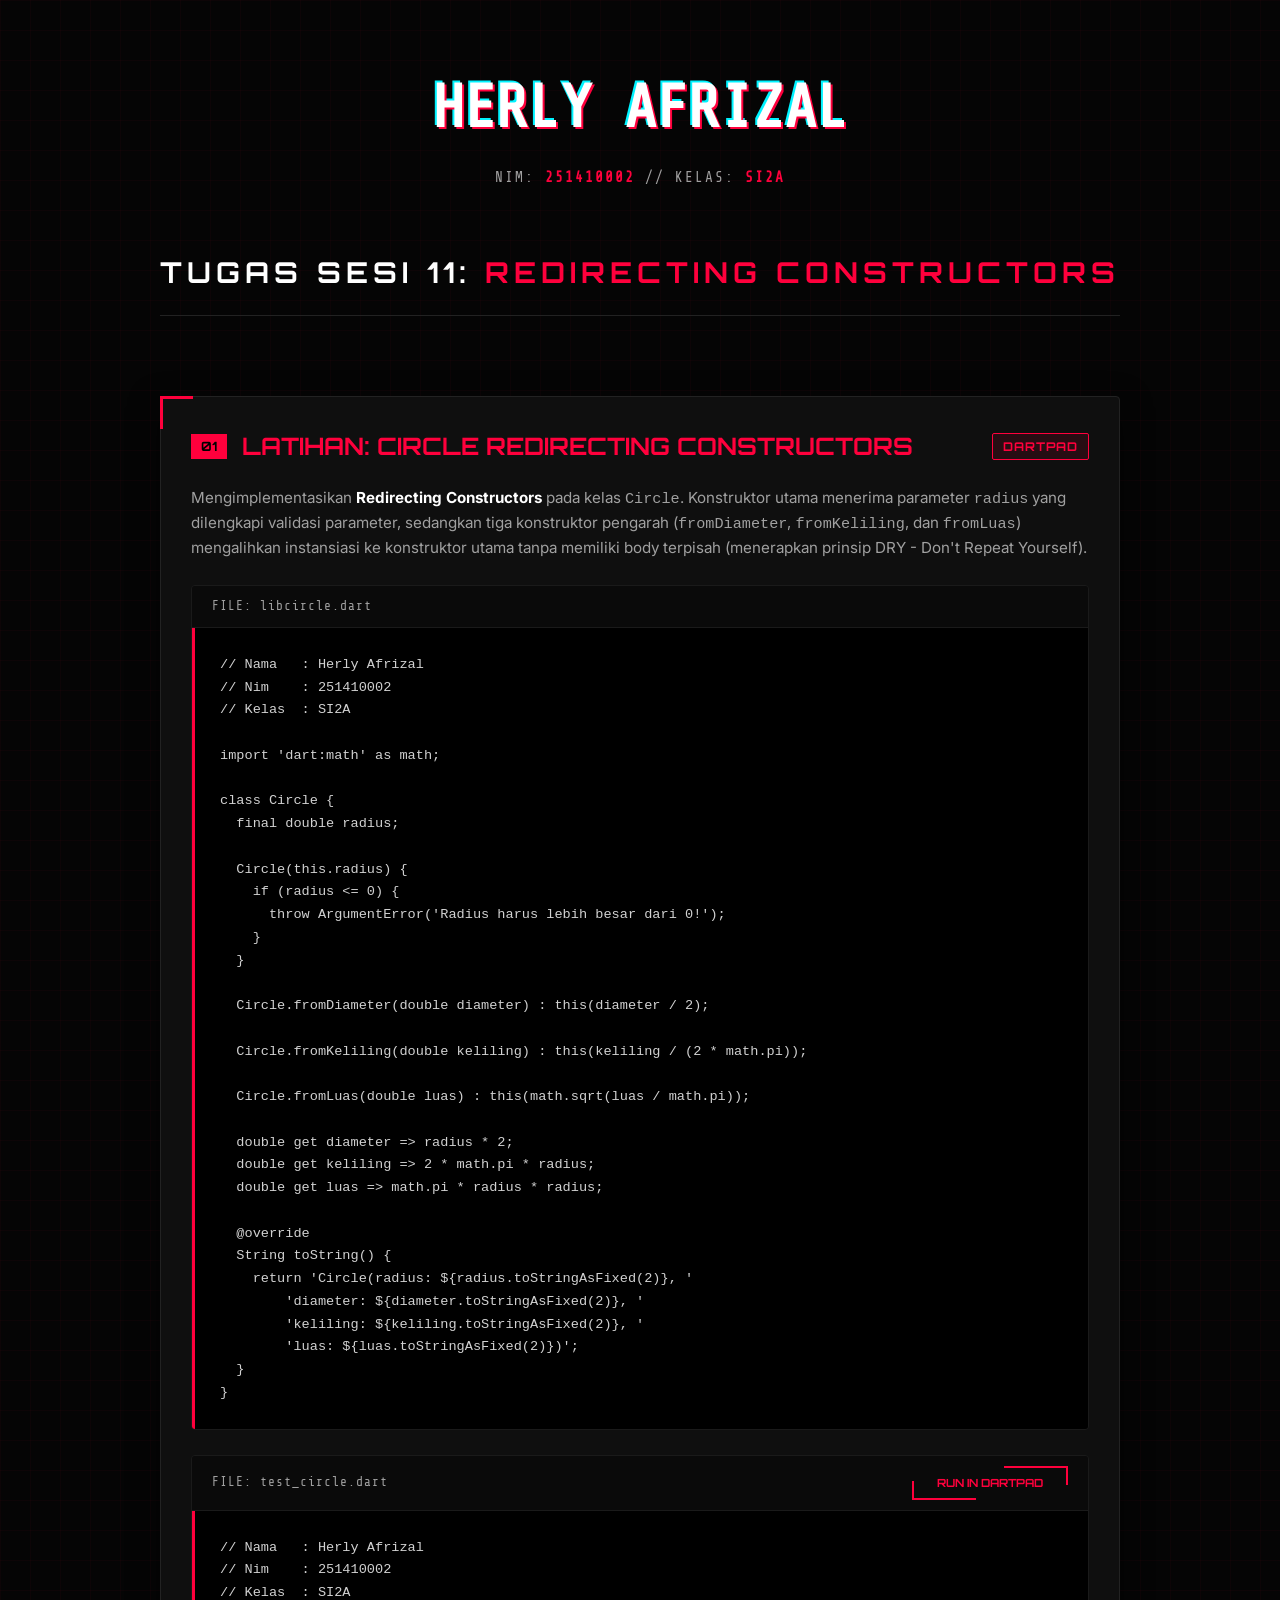
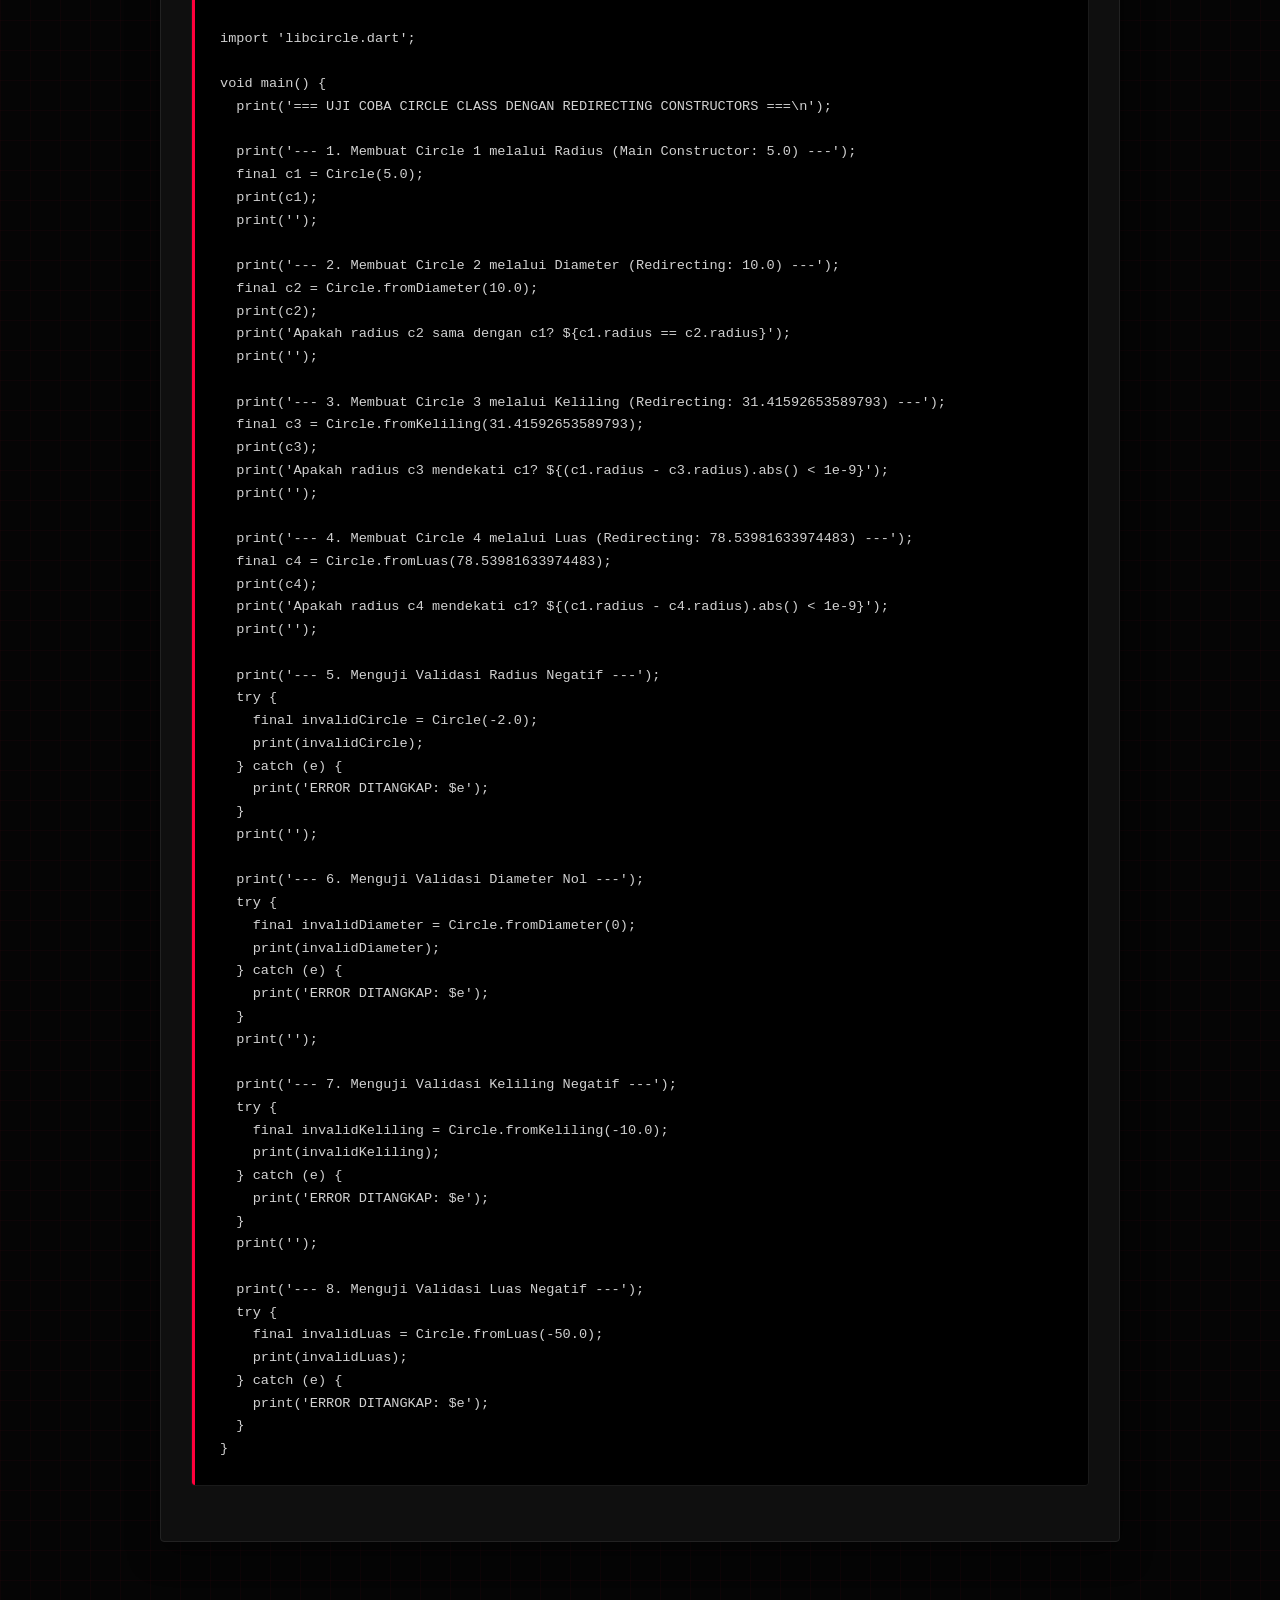
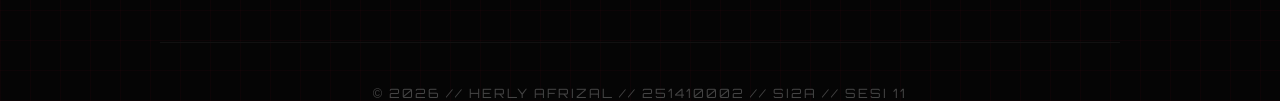
<file: Tugas11/index.html>
<!DOCTYPE html>
<html lang="id">

<head>
  <meta charset="UTF-8">
  <meta name="viewport" content="width=device-width, initial-scale=1.0">
  <title>Tugas Sesi 11 - Herly Afrizal</title>
  <link
    href="https://fonts.googleapis.com/css2?family=Orbitron:wght@400;700;900&family=Inter:wght@300;400;600&family=Fira+Code:wght@400;500&family=Share+Tech+Mono&display=swap"
    rel="stylesheet">
  <style>
    :root {
      --bg-color: #050505;
      --card-bg: #0f0f0f;
      --accent-red: #ff003c;
      --accent-red-glow: rgba(255, 0, 60, 0.5);
      --accent-blue: #00f3ff;
      --accent-blue-glow: rgba(0, 243, 255, 0.5);
      --text-main: #e0e0e0;
      --text-dim: #a0a0a0;
      --code-bg: #000000;
      --border-color: #222;
    }

    * {
      margin: 0;
      padding: 0;
      box-sizing: border-box;
      user-select: none;
    }

    body {
      background-color: var(--bg-color);
      color: var(--text-main);
      font-family: 'Inter', sans-serif;
      line-height: 1.6;
      overflow-x: hidden;
      background-image:
        linear-gradient(rgba(255, 0, 60, 0.03) 1px, transparent 1px),
        linear-gradient(90deg, rgba(255, 0, 60, 0.03) 1px, transparent 1px);
      background-size: 30px 30px;
    }

    .container {
      max-width: 1000px;
      margin: 60px auto;
      padding: 0 20px;
    }

    header {
      text-align: center;
      margin-bottom: 80px;
    }

    .gerakan {
      font-family: 'Share Tech Mono', monospace;
      font-size: 60px;
      font-weight: 700;
      color: #fff;
      text-transform: uppercase;
      margin-bottom: 10px;
      position: relative;
      display: inline-block;
      text-shadow: 2px 2px var(--accent-red), -2px -2px var(--accent-blue);
      animation: glitch 3s infinite;
      width: 100%;
      text-align: center;
    }

    @keyframes glitch {
      0% {
        transform: translate(0);
      }
      5% {
        transform: translate(-2px, 2px);
        text-shadow: -2px -2px var(--accent-red), 2px 2px var(--accent-blue);
      }
      10% {
        transform: translate(2px, -2px);
        text-shadow: 2px 2px var(--accent-red), -2px -2px var(--accent-blue);
      }
      15% {
        transform: translate(0);
      }
      100% {
        transform: translate(0);
      }
    }

    .info-bar {
      text-align: center;
      margin-bottom: 60px;
      font-family: 'Share Tech Mono', monospace;
      color: var(--text-dim);
      letter-spacing: 2px;
      text-transform: uppercase;
      font-size: 0.9rem;
    }

    .info-bar b {
      color: var(--accent-red);
    }

    .session-title {
      font-family: 'Orbitron', sans-serif;
      text-align: center;
      color: #fff;
      font-size: 1.8rem;
      margin-bottom: 80px;
      letter-spacing: 5px;
      text-transform: uppercase;
      border-bottom: 1px solid var(--border-color);
      padding-bottom: 20px;
    }

    .session-title span {
      color: var(--accent-red);
    }

    .cyber-card {
      background: var(--card-bg);
      border: 1px solid var(--border-color);
      padding: 30px;
      margin-bottom: 50px;
      border-radius: 4px;
      position: relative;
      transition: all 0.3s ease;
      box-shadow: 0 10px 30px rgba(0, 0, 0, 0.5);
    }

    .cyber-card::before {
      content: "";
      position: absolute;
      top: -1px;
      left: -1px;
      width: 30px;
      height: 30px;
      border-top: 3px solid var(--accent-red);
      border-left: 3px solid var(--accent-red);
    }

    .cyber-card:hover {
      border-color: var(--accent-red);
      box-shadow: 0 0 20px rgba(255, 0, 60, 0.1);
    }

    h3 {
      font-family: 'Orbitron', sans-serif;
      font-size: 1.5rem;
      color: var(--accent-red);
      margin-bottom: 20px;
      display: flex;
      align-items: center;
      gap: 15px;
    }

    h3 span {
      font-size: 0.8rem;
      background: var(--accent-red);
      color: black;
      padding: 2px 10px;
      font-weight: bold;
    }

    .badge {
      font-size: 0.75rem;
      font-family: 'Orbitron', sans-serif;
      padding: 3px 10px;
      border-radius: 2px;
      text-transform: uppercase;
      margin-left: auto;
      letter-spacing: 1px;
      font-weight: bold;
    }

    .badge-dartpad {
      background: rgba(255, 0, 60, 0.1);
      color: var(--accent-red);
      border: 1px solid var(--accent-red);
    }

    p {
      color: var(--text-dim);
      font-size: 0.95rem;
      margin-bottom: 25px;
    }

    p strong {
      color: #fff;
    }

    .code-container {
      border: 1px solid #1a1a1a;
      border-radius: 4px;
      overflow: hidden;
      margin-bottom: 25px;
    }

    .code-header {
      background: #0a0a0a;
      padding: 10px 20px;
      display: flex;
      justify-content: space-between;
      align-items: center;
      border-bottom: 1px solid #1a1a1a;
    }

    .lang {
      font-family: 'Share Tech Mono', monospace;
      font-size: 0.8rem;
      color: var(--text-dim);
      letter-spacing: 1px;
    }

    .btn {
      background: transparent;
      border: none;
      color: var(--accent-red);
      padding: 10px 25px;
      font-family: 'Orbitron', sans-serif;
      font-size: 0.7rem;
      cursor: pointer;
      text-transform: uppercase;
      position: relative;
      transition: all 0.3s;
      display: inline-flex;
      align-items: center;
      justify-content: center;
      font-weight: bold;
    }

    .btn::before {
      content: "";
      position: absolute;
      top: 0;
      right: 0;
      width: 40%;
      height: 50%;
      border-top: 2px solid var(--accent-red);
      border-right: 2px solid var(--accent-red);
      transition: all 0.3s;
    }

    .btn::after {
      content: "";
      position: absolute;
      bottom: 0;
      left: 0;
      width: 40%;
      height: 50%;
      border-bottom: 2px solid var(--accent-red);
      border-left: 2px solid var(--accent-red);
      transition: all 0.3s;
    }

    .btn:hover {
      color: #fff;
      text-shadow: 0 0 10px var(--accent-red);
    }

    .btn:hover::before,
    .btn:hover::after {
      width: 100%;
      height: 100%;
      background: rgba(255, 0, 60, 0.05);
    }

    pre {
      background-color: var(--code-bg);
      color: #d1d1d1;
      padding: 25px;
      margin: 0;
      overflow-x: auto;
      font-family: 'Fira Code', monospace;
      font-size: 0.85rem;
      border-left: 3px solid var(--accent-red);
    }

    .footer {
      margin-top: 100px;
      text-align: center;
      font-size: 0.8rem;
      color: #444;
      border-top: 1px solid #111;
      padding: 40px 0;
      font-family: 'Orbitron', sans-serif;
      letter-spacing: 2px;
    }

    /* Modal Styles */
    .modal-overlay {
      display: none;
      position: fixed;
      top: 0;
      left: 0;
      width: 100%;
      height: 100%;
      background: rgba(0, 0, 0, 0.9);
      backdrop-filter: blur(10px);
      z-index: 10000;
      justify-content: center;
      align-items: center;
      opacity: 0;
      transition: opacity 0.3s ease;
    }

    .modal-overlay.active {
      display: flex;
      opacity: 1;
    }

    .modal-content {
      width: 95%;
      max-width: 1100px;
      height: 85vh;
      background: #050505;
      border: 1px solid var(--accent-red);
      position: relative;
      box-shadow: 0 0 50px rgba(255, 0, 60, 0.3);
      display: flex;
      flex-direction: column;
    }

    .modal-header {
      background: #000;
      padding: 15px 25px;
      display: flex;
      justify-content: space-between;
      align-items: center;
      border-bottom: 2px solid #111;
    }

    .modal-title {
      font-family: 'Orbitron', sans-serif;
      color: var(--accent-red);
      font-size: 0.8rem;
      letter-spacing: 3px;
    }

    .close-modal {
      background: transparent;
      border: 1px solid var(--accent-red);
      color: var(--accent-red);
      width: 32px;
      height: 32px;
      cursor: pointer;
      display: flex;
      justify-content: center;
      align-items: center;
      font-family: 'Orbitron', sans-serif;
      font-weight: bold;
      transition: all 0.3s;
    }

    .close-modal:hover {
      background: var(--accent-red);
      color: black;
    }

    .modal-body {
      flex: 1;
      background: #000;
    }

    .modal-body iframe {
      width: 100%;
      height: 100%;
      border: none;
    }

    /* Media Queries for Mobile Responsiveness */
    @media (max-width: 768px) {
      .container {
        margin: 20px auto;
        padding: 0 10px;
      }

      header {
        margin-bottom: 40px;
      }

      .gerakan {
        font-size: 35px;
      }

      .session-title {
        margin-bottom: 40px;
        font-size: 1.4rem;
        padding-bottom: 10px;
      }

      .cyber-card {
        padding: 20px;
        margin-bottom: 30px;
      }

      h3 {
        font-size: 1.2rem;
        flex-direction: column;
        align-items: flex-start;
        gap: 10px;
      }

      .badge {
        margin-left: 0;
      }

      .code-container {
        margin-top: 20px;
      }

      .code-header {
        padding: 10px 15px;
        flex-direction: column;
        align-items: stretch;
        gap: 10px;
      }

      .code-header .lang {
        font-size: 0.75rem;
        word-break: break-all;
      }

      .btn {
        width: 100%;
        justify-content: center;
        padding: 8px 16px;
      }

      pre {
        padding: 15px;
        font-size: 0.75rem;
      }

      .modal-content {
        height: 75vh;
        width: 95%;
      }

      .close-modal {
        width: 100%;
        height: 40px;
        margin-top: 10px;
      }

      .modal-header {
        padding: 10px 15px;
        flex-direction: column;
        align-items: stretch;
        gap: 10px;
      }
    }
  </style>
</head>

<body>
  <div class="container">
    <header>
      <div class="gerakan">HERLY AFRIZAL</div>
      <div class="info-bar">NIM: <b>251410002</b> // KELAS: <b>SI2A</b></div>
      <h1 class="session-title">TUGAS SESI 11: <span>REDIRECTING CONSTRUCTORS</span></h1>
    </header>

    <div class="cyber-card">
      <h3><span>01</span> LATIHAN: CIRCLE REDIRECTING CONSTRUCTORS <div class="badge badge-dartpad">Dartpad</div></h3>
      <p>Mengimplementasikan <strong>Redirecting Constructors</strong> pada kelas <code>Circle</code>. Konstruktor utama menerima parameter <code>radius</code> yang dilengkapi validasi parameter, sedangkan tiga konstruktor pengarah (<code>fromDiameter</code>, <code>fromKeliling</code>, dan <code>fromLuas</code>) mengalihkan instansiasi ke konstruktor utama tanpa memiliki body terpisah (menerapkan prinsip DRY - Don't Repeat Yourself).</p>

      <div class="code-container">
        <div class="code-header"><span class="lang">FILE: libcircle.dart</span></div>
        <pre><code>// Nama   : Herly Afrizal
// Nim    : 251410002
// Kelas  : SI2A

import 'dart:math' as math;

class Circle {
  final double radius;

  Circle(this.radius) {
    if (radius <= 0) {
      throw ArgumentError('Radius harus lebih besar dari 0!');
    }
  }

  Circle.fromDiameter(double diameter) : this(diameter / 2);

  Circle.fromKeliling(double keliling) : this(keliling / (2 * math.pi));

  Circle.fromLuas(double luas) : this(math.sqrt(luas / math.pi));

  double get diameter => radius * 2;
  double get keliling => 2 * math.pi * radius;
  double get luas => math.pi * radius * radius;

  @override
  String toString() {
    return 'Circle(radius: ${radius.toStringAsFixed(2)}, '
        'diameter: ${diameter.toStringAsFixed(2)}, '
        'keliling: ${keliling.toStringAsFixed(2)}, '
        'luas: ${luas.toStringAsFixed(2)})';
  }
}</code></pre>
      </div>

      <div class="code-container" id="code-circle">
        <div class="code-header">
          <span class="lang">FILE: test_circle.dart</span>
          <button class="btn" onclick="runCode('code-circle', '4e9dfba8e891795c7833c4ebabc39698')">RUN IN DARTPAD</button>
        </div>
        <pre><code>// Nama   : Herly Afrizal
// Nim    : 251410002
// Kelas  : SI2A

import 'libcircle.dart';

void main() {
  print('=== UJI COBA CIRCLE CLASS DENGAN REDIRECTING CONSTRUCTORS ===\n');

  print('--- 1. Membuat Circle 1 melalui Radius (Main Constructor: 5.0) ---');
  final c1 = Circle(5.0);
  print(c1);
  print('');

  print('--- 2. Membuat Circle 2 melalui Diameter (Redirecting: 10.0) ---');
  final c2 = Circle.fromDiameter(10.0);
  print(c2);
  print('Apakah radius c2 sama dengan c1? ${c1.radius == c2.radius}');
  print('');

  print('--- 3. Membuat Circle 3 melalui Keliling (Redirecting: 31.41592653589793) ---');
  final c3 = Circle.fromKeliling(31.41592653589793);
  print(c3);
  print('Apakah radius c3 mendekati c1? ${(c1.radius - c3.radius).abs() < 1e-9}');
  print('');

  print('--- 4. Membuat Circle 4 melalui Luas (Redirecting: 78.53981633974483) ---');
  final c4 = Circle.fromLuas(78.53981633974483);
  print(c4);
  print('Apakah radius c4 mendekati c1? ${(c1.radius - c4.radius).abs() < 1e-9}');
  print('');

  print('--- 5. Menguji Validasi Radius Negatif ---');
  try {
    final invalidCircle = Circle(-2.0);
    print(invalidCircle);
  } catch (e) {
    print('ERROR DITANGKAP: $e');
  }
  print('');

  print('--- 6. Menguji Validasi Diameter Nol ---');
  try {
    final invalidDiameter = Circle.fromDiameter(0);
    print(invalidDiameter);
  } catch (e) {
    print('ERROR DITANGKAP: $e');
  }
  print('');

  print('--- 7. Menguji Validasi Keliling Negatif ---');
  try {
    final invalidKeliling = Circle.fromKeliling(-10.0);
    print(invalidKeliling);
  } catch (e) {
    print('ERROR DITANGKAP: $e');
  }
  print('');

  print('--- 8. Menguji Validasi Luas Negatif ---');
  try {
    final invalidLuas = Circle.fromLuas(-50.0);
    print(invalidLuas);
  } catch (e) {
    print('ERROR DITANGKAP: $e');
  }
}</code></pre>
      </div>
    </div>

    <div class="footer">
      &copy; 2026 // HERLY AFRIZAL // 251410002 // SI2A // SESI 11
    </div>
  </div>

  <div class="modal-overlay" id="codeModal" onclick="if(event.target === this) closeModal()">
    <div class="modal-content">
      <div class="modal-header">
        <div class="modal-title">DART_RUNTIME // VIRTUAL_EXECUTION</div>
        <button class="close-modal" onclick="closeModal()">X</button>
      </div>
      <div class="modal-body" id="modalIframeContainer"></div>
    </div>
  </div>

  <script>
    function runCode(id, gistId = null) {
      const modal = document.getElementById('codeModal');
      const iframeContainer = document.getElementById('modalIframeContainer');
      modal.classList.add('active');
      document.body.style.overflow = 'hidden';
      let iframe = document.createElement('iframe');
      if (gistId) {
        iframe.src = `https://dartpad.dev/embed-inline.html?theme=dark&run=true&id=${gistId}`;
      } else {
        const code = document.getElementById(id).querySelector('code').innerText;
        const encodedCode = encodeURIComponent(code);
        iframe.src = `https://dartpad.dev/embed-inline.html?theme=dark&run=true&code=${encodedCode}`;
      }
      iframeContainer.innerHTML = '';
      iframeContainer.appendChild(iframe);
    }
    
    function closeModal() {
      document.getElementById('codeModal').classList.remove('active');
      document.body.style.overflow = '';
      document.getElementById('modalIframeContainer').innerHTML = '';
    }

    document.addEventListener('contextmenu', e => e.preventDefault());
    document.onkeydown = function (e) {
      if (e.keyCode == 123) return false;
      if (e.ctrlKey && e.shiftKey && (e.keyCode == 73 || e.keyCode == 74 || e.keyCode == 67)) return false;
      if (e.ctrlKey && e.keyCode == 85) return false;
      if (e.ctrlKey && e.keyCode == 83) return false;
    };
    document.onselectstart = function () { return false; };
  </script>
</body>

</html>
</file>
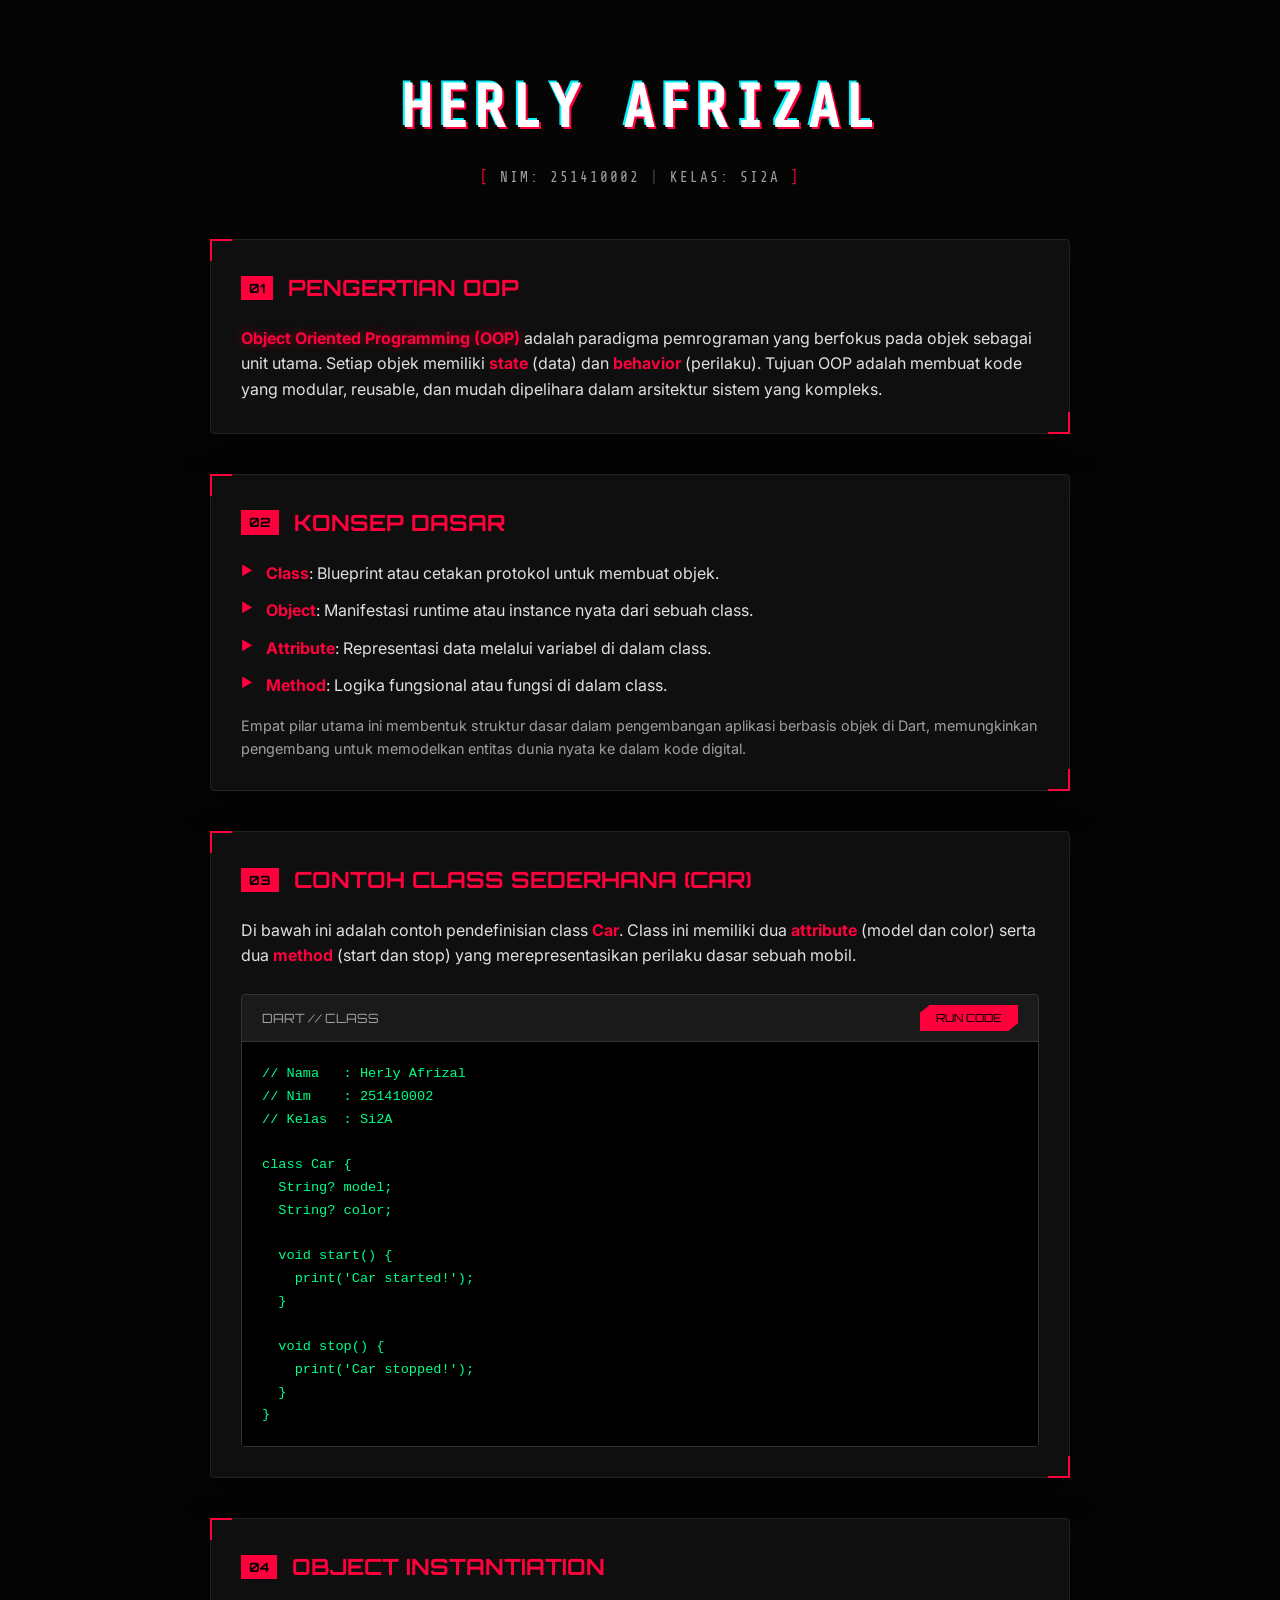
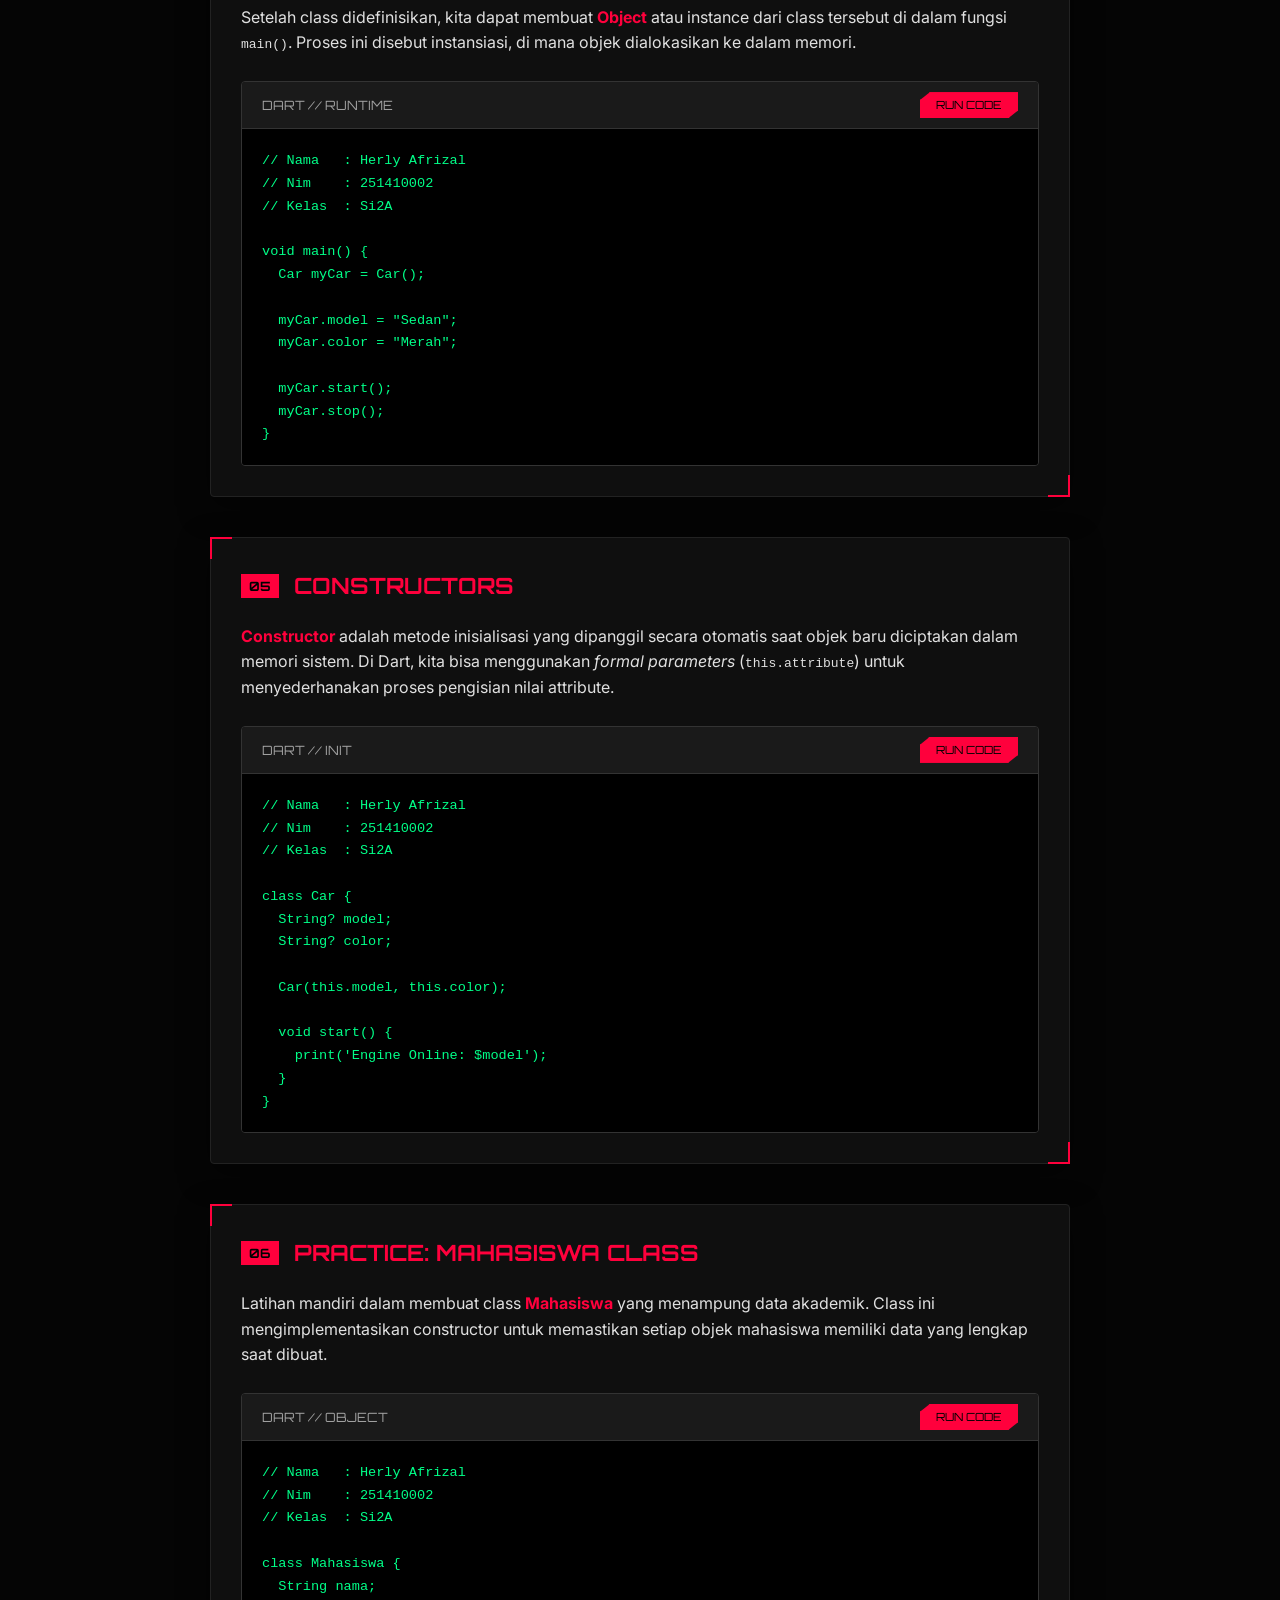
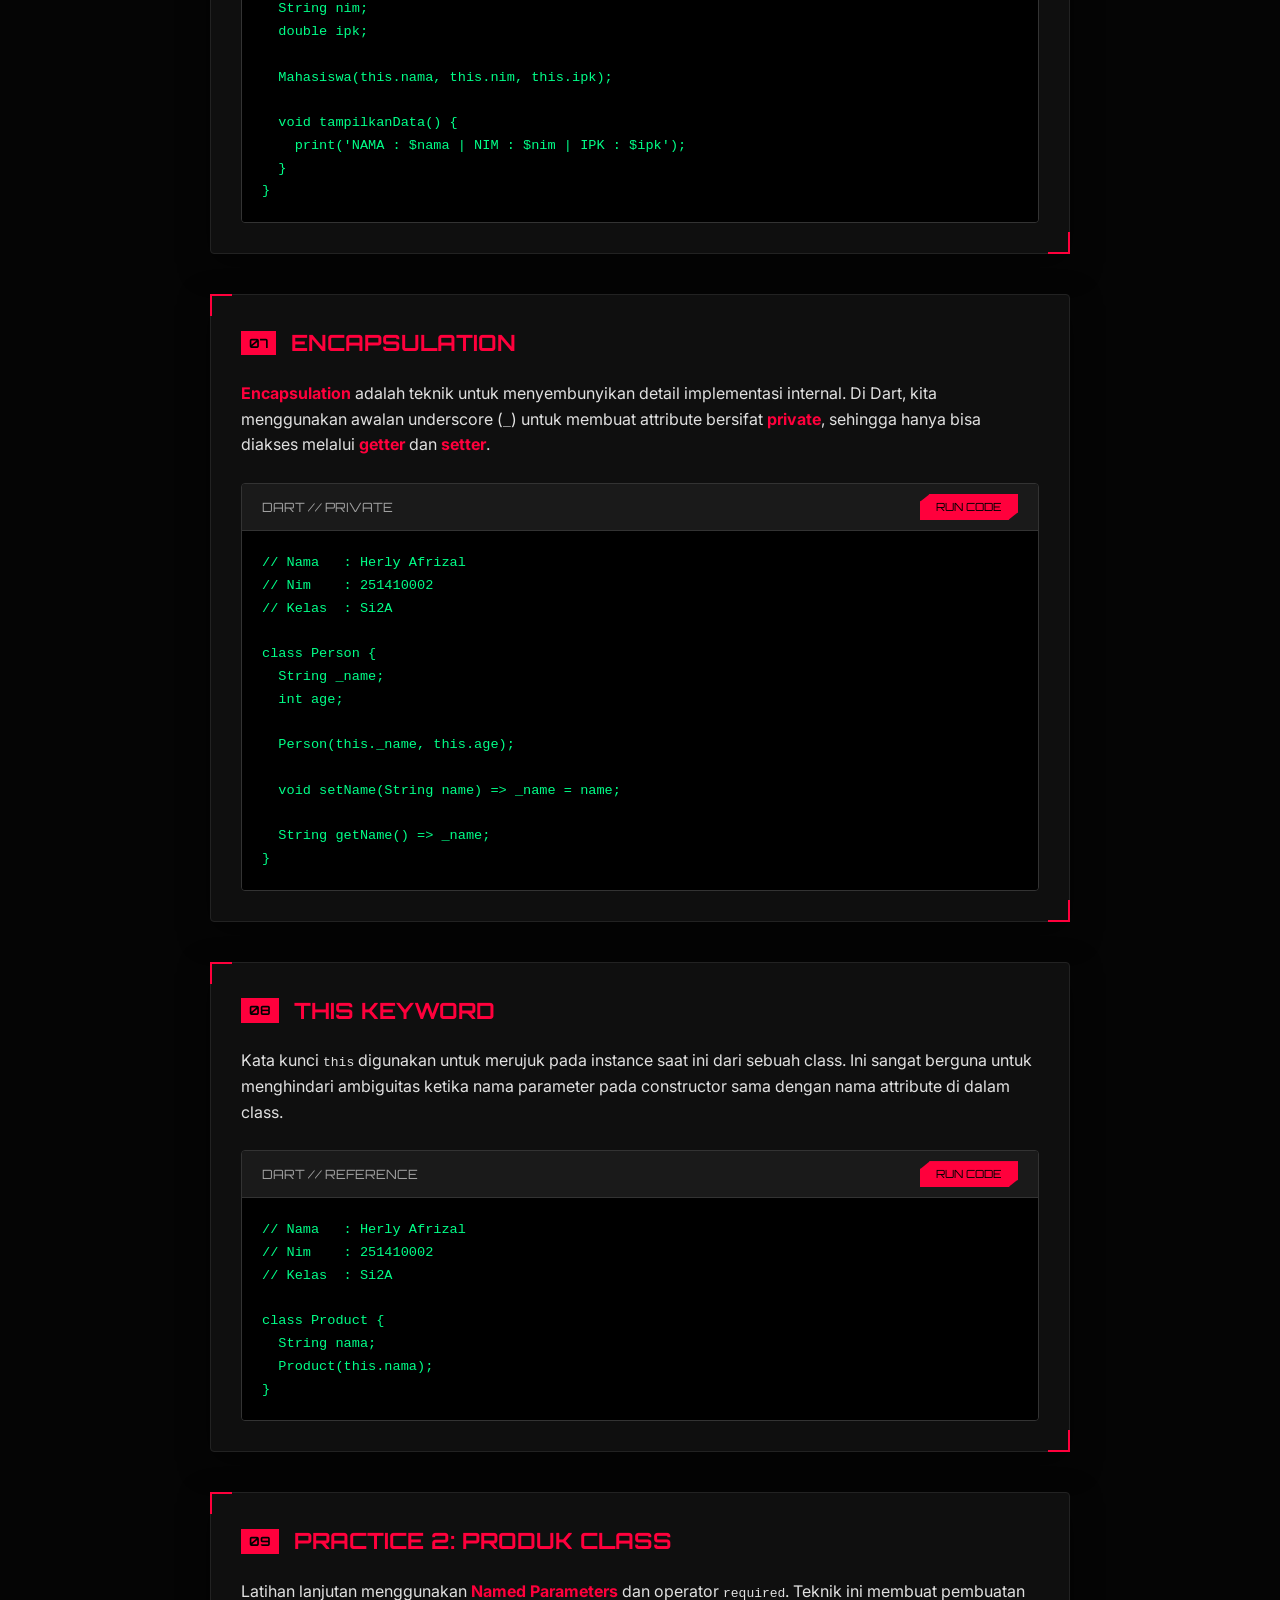
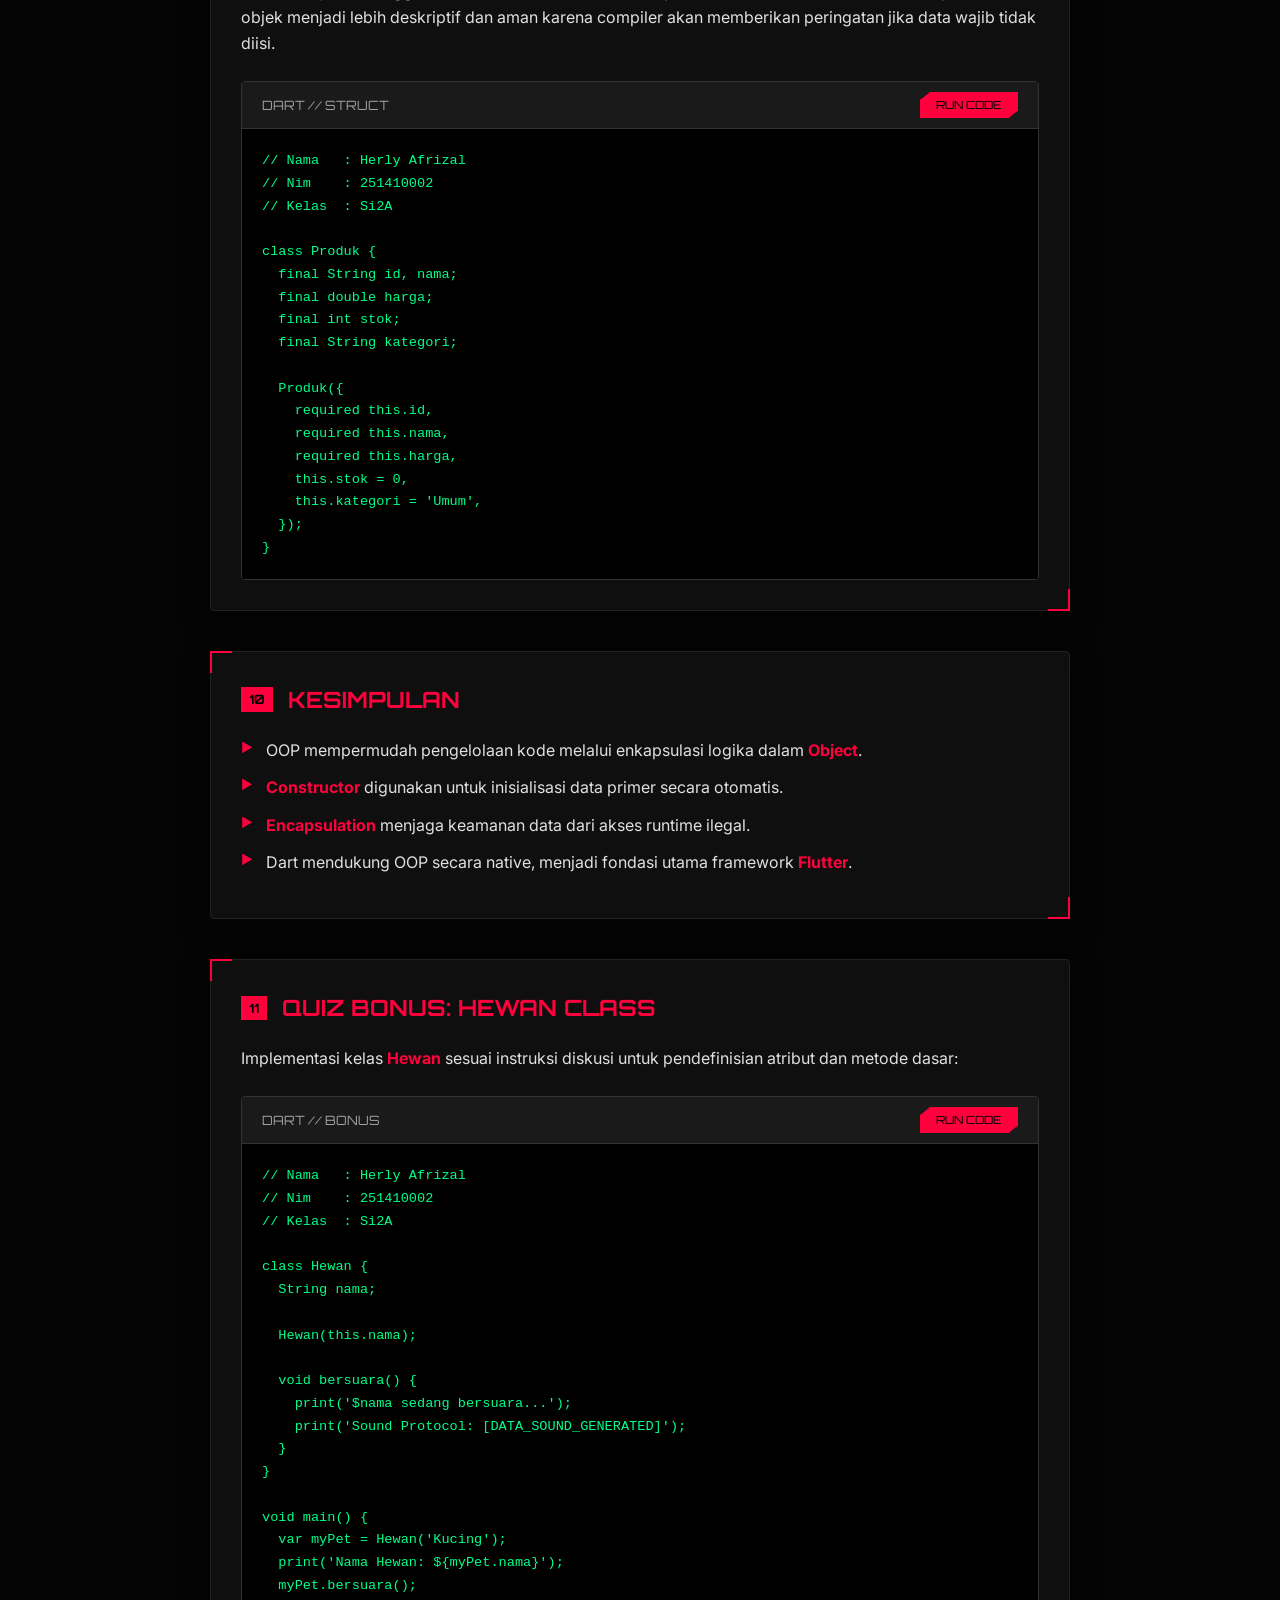
<file: Tugas2/index.html>
<!DOCTYPE html>
<html lang="id">

<head>
  <meta charset="UTF-8">
  <meta name="viewport" content="width=device-width, initial-scale=1.0">
  <title>Herly Afrizal - OOP</title>
  <link
    href="https://fonts.googleapis.com/css2?family=Orbitron:wght@400;700;900&family=Inter:wght@300;400;600&family=Fira+Code:wght@400;500&family=Share+Tech+Mono&display=swap"
    rel="stylesheet">
  <style>
    :root {
      --bg-color: #050505;
      --card-bg: #0f0f0f;
      --accent-red: #ff003c;
      --accent-red-glow: rgba(255, 0, 60, 0.5);
      --text-main: #e0e0e0;
      --text-dim: #a0a0a0;
      --code-bg: #000000;
      --border-color: #222;
    }

    * {
      box-sizing: border-box;
      margin: 0;
      padding: 0;
    }

    body {
      background-color: var(--bg-color);
      color: var(--text-main);
      font-family: 'Inter', sans-serif;
      line-height: 1.6;
      overflow-x: hidden;
      background-image:
        linear-gradient(rgba(255, 0, 60, 0.03) 1px, transparent 1px),
        linear-gradient(90px, rgba(255, 0, 60, 0.03) 1px, transparent 1px);
      background-size: 30px 30px;
    }

    .container {
      max-width: 900px;
      margin: 60px auto;
      padding: 0 20px;
    }

    header {
      text-align: center;
      margin-bottom: 80px;
    }

    h1 {
      font-family: 'Orbitron', sans-serif;
      font-size: 3rem;
      font-weight: 900;
      color: var(--accent-red);
      text-transform: uppercase;
      letter-spacing: 5px;
      text-shadow: 0 0 20px var(--accent-red-glow);
    }

    h2 {
      font-family: 'Orbitron', sans-serif;
      font-size: 1rem;
      color: var(--text-dim);
      text-transform: uppercase;
      letter-spacing: 3px;
      margin-top: 10px;
    }

    .cyber-card {
      background: var(--card-bg);
      border: 1px solid var(--border-color);
      padding: 30px;
      margin-bottom: 40px;
      border-radius: 4px;
      position: relative;
      transition: all 0.3s ease;
      box-shadow: 0 10px 30px rgba(0, 0, 0, 0.5);
    }

    .cyber-card::before {
      content: "";
      position: absolute;
      top: -1px;
      left: -1px;
      width: 20px;
      height: 20px;
      border-top: 2px solid var(--accent-red);
      border-left: 2px solid var(--accent-red);
    }

    .cyber-card::after {
      content: "";
      position: absolute;
      bottom: -1px;
      right: -1px;
      width: 20px;
      height: 20px;
      border-bottom: 2px solid var(--accent-red);
      border-right: 2px solid var(--accent-red);
    }

    .cyber-card:hover {
      border-color: var(--accent-red);
      box-shadow: 0 0 15px rgba(255, 0, 60, 0.1);
    }

    h3 {
      font-family: 'Orbitron', sans-serif;
      font-size: 1.4rem;
      color: var(--accent-red);
      margin-bottom: 20px;
      display: flex;
      align-items: center;
      gap: 15px;
    }

    h3 span {
      font-size: 0.8rem;
      background: var(--accent-red);
      color: black;
      padding: 2px 8px;
    }

    ul {
      list-style: none;
      margin-top: 15px;
    }

    ul li {
      margin-bottom: 12px;
      padding-left: 25px;
      position: relative;
    }

    ul li::before {
      content: "▶";
      position: absolute;
      left: 0;
      color: var(--accent-red);
      font-size: 0.8rem;
    }

    b {
      color: var(--accent-red);
    }

    .code-container {
      margin-top: 25px;
      position: relative;
      border-radius: 4px;
      overflow: hidden;
      border: 1px solid #333;
    }

    .code-header {
      background: #1a1a1a;
      padding: 10px 20px;
      display: flex;
      justify-content: space-between;
      align-items: center;
      font-size: 0.8rem;
      border-bottom: 1px solid #333;
    }

    .code-header .lang {
      color: var(--text-dim);
      font-family: 'Orbitron', sans-serif;
    }

    .btn {
      background: transparent;
      border: 1px solid var(--accent-red);
      color: var(--accent-red);
      padding: 5px 15px;
      font-family: 'Orbitron', sans-serif;
      font-size: 0.7rem;
      cursor: pointer;
      text-transform: uppercase;
      transition: all 0.2s ease;
      clip-path: polygon(10% 0, 100% 0, 100% 70%, 90% 100%, 0 100%, 0 30%);
    }

    .btn:hover {
      background: var(--accent-red);
      color: black;
      box-shadow: 0 0 10px var(--accent-red-glow);
    }

    .btn.run {
      background: var(--accent-red);
      color: black;
    }

    pre {
      background-color: var(--code-bg);
      color: #00ff88;
      padding: 20px;
      margin: 0;
      overflow-x: auto;
      font-family: 'Fira Code', monospace;
      font-size: 0.85rem;
    }

    .output-panel {
      display: none;
      background: #000;
      border-top: 1px solid #333;
      padding: 0;
    }

    .output-panel iframe {
      width: 100%;
      height: 500px;
      border: none;
    }

    .status-bar {
      margin-top: 80px;
      text-align: center;
      font-size: 0.8rem;
      color: var(--text-dim);
      border-top: 1px solid var(--border-color);
      padding-top: 30px;
    }

    .glow {
      text-shadow: 0 0 10px var(--accent-red-glow);
    }

    .gerakan {
      font-family: 'Share Tech Mono', monospace;
      font-size: 60px;
      font-weight: 700;
      color: #fff;
      text-transform: uppercase;
      margin-bottom: 40px;
      position: relative;
      display: inline-block;
      text-shadow: 2px 2px var(--accent-red), -2px -2px #00f3ff;
      animation: glitch 3s infinite;
      width: 100%;
      text-align: center;
    }

    @keyframes glitch {
      0% {
        transform: translate(0);
      }

      5% {
        transform: translate(-2px, 2px);
        text-shadow: -2px -2px var(--accent-red), 2px 2px #00f3ff;
      }

      10% {
        transform: translate(2px, -2px);
        text-shadow: 2px 2px var(--accent-red), -2px -2px #00f3ff;
      }

      15% {
        transform: translate(0);
      }

      100% {
        transform: translate(0);
      }
    }

    ::-webkit-scrollbar {
      width: 8px;
    }

    ::-webkit-scrollbar-track {
      background: var(--bg-color);
    }

    ::-webkit-scrollbar-thumb {
      background: #333;
      border-radius: 4px;
    }

    ::-webkit-scrollbar-thumb:hover {
      background: var(--accent-red);
    }
  </style>
</head>

<body>

  <div class="container">
    <h1 class="gerakan">Herly Afrizal</h1>
    <div
      style="text-align: center; margin-top: -30px; margin-bottom: 50px; font-family: 'Share Tech Mono', monospace; color: var(--text-dim); letter-spacing: 2px; text-transform: uppercase; font-size: 0.9rem;">
      <span style="color: var(--accent-red);">[</span>
      NIM: 251410002 <span style="color: #444;">|</span>
      Kelas: SI2A
      <span style="color: var(--accent-red);">]</span>
    </div>
    <div class="cyber-card">
      <h3><span>01</span> PENGERTIAN OOP</h3>
      <p>
        <b class="glow">Object Oriented Programming (OOP)</b> adalah paradigma pemrograman yang berfokus pada objek
        sebagai unit utama.
        Setiap objek memiliki <b>state</b> (data) dan <b>behavior</b> (perilaku).
        Tujuan OOP adalah membuat kode yang modular, reusable, dan mudah dipelihara dalam arsitektur sistem yang
        kompleks.
      </p>
    </div>

    <div class="cyber-card">
      <h3><span>02</span> KONSEP DASAR</h3>
      <ul>
        <li><b>Class</b>: Blueprint atau cetakan protokol untuk membuat objek.</li>
        <li><b>Object</b>: Manifestasi runtime atau instance nyata dari sebuah class.</li>
        <li><b>Attribute</b>: Representasi data melalui variabel di dalam class.</li>
        <li><b>Method</b>: Logika fungsional atau fungsi di dalam class.</li>
      </ul>
      <p style="margin-top: 15px; color: var(--text-dim); font-size: 0.9rem;">
        Empat pilar utama ini membentuk struktur dasar dalam pengembangan aplikasi berbasis objek di Dart, memungkinkan
        pengembang untuk memodelkan entitas dunia nyata ke dalam kode digital.
      </p>
    </div>

    <div class="cyber-card">
      <h3><span>03</span> CONTOH CLASS SEDERHANA (CAR)</h3>
      <p>Di bawah ini adalah contoh pendefinisian class <b>Car</b>. Class ini memiliki dua <b>attribute</b> (model dan
        color) serta dua <b>method</b> (start dan stop) yang merepresentasikan perilaku dasar sebuah mobil.</p>
      <div class="code-container" id="code-car">
        <div class="code-header">
          <span class="lang">DART // CLASS</span>
          <div class="code-actions">
            <button class="btn run" onclick="runCode('code-car', '8f3627510d64b42cab35e6cd91949b40')">RUN CODE</button>
          </div>
        </div>
        <pre><code>// Nama   : Herly Afrizal
// Nim    : 251410002
// Kelas  : Si2A

class Car {
  String? model;
  String? color;

  void start() {
    print('Car started!');
  }

  void stop() {
    print('Car stopped!');
  }
}</code></pre>
        <div class="output-panel"></div>
      </div>
    </div>

    <div class="cyber-card">
      <h3><span>04</span> OBJECT INSTANTIATION</h3>
      <p>Setelah class didefinisikan, kita dapat membuat <b>Object</b> atau instance dari class tersebut di dalam fungsi
        <code>main()</code>. Proses ini disebut instansiasi, di mana objek dialokasikan ke dalam memori.
      </p>
      <div class="code-container" id="code-instance">
        <div class="code-header">
          <span class="lang">DART // RUNTIME</span>
          <div class="code-actions">
            <button class="btn run" onclick="runCode('code-instance', 'ab55d3390bcc10e7da6e19bb7dd6b37c')">RUN
              CODE</button>
          </div>
        </div>
        <pre><code>// Nama   : Herly Afrizal
// Nim    : 251410002
// Kelas  : Si2A

void main() {
  Car myCar = Car();
  
  myCar.model = "Sedan";
  myCar.color = "Merah";

  myCar.start();
  myCar.stop();
}</code></pre>
        <div class="output-panel"></div>
      </div>
    </div>

    <div class="cyber-card">
      <h3><span>05</span> CONSTRUCTORS</h3>
      <p>
        <b>Constructor</b> adalah metode inisialisasi yang dipanggil secara otomatis saat objek baru diciptakan dalam
        memori sistem. Di Dart, kita bisa menggunakan <i>formal parameters</i> (<code>this.attribute</code>) untuk
        menyederhanakan proses pengisian nilai attribute.
      </p>
      <div class="code-container" id="code-constructor">
        <div class="code-header">
          <span class="lang">DART // INIT</span>
          <div class="code-actions">
            <button class="btn run" onclick="runCode('code-constructor', '3947e3d1fdf39788ba11363312a67a93')">RUN
              CODE</button>
          </div>
        </div>
        <pre><code>// Nama   : Herly Afrizal
// Nim    : 251410002
// Kelas  : Si2A

class Car {
  String? model;
  String? color;

  Car(this.model, this.color);

  void start() {
    print('Engine Online: $model');
  }
}</code></pre>
        <div class="output-panel"></div>
      </div>
    </div>

    <div class="cyber-card">
      <h3><span>06</span> PRACTICE: MAHASISWA CLASS</h3>
      <p>Latihan mandiri dalam membuat class <b>Mahasiswa</b> yang menampung data akademik. Class ini
        mengimplementasikan constructor untuk memastikan setiap objek mahasiswa memiliki data yang lengkap saat dibuat.
      </p>
      <div class="code-container" id="code-mhs">
        <div class="code-header">
          <span class="lang">DART // OBJECT</span>
          <div class="code-actions">
            <button class="btn run" onclick="runCode('code-mhs', '7bc3487bd4fceb57464bf1f25d092a8e')">RUN
              CODE</button>
          </div>
        </div>
        <pre><code>// Nama   : Herly Afrizal
// Nim    : 251410002
// Kelas  : Si2A

class Mahasiswa {
  String nama;
  String nim;
  double ipk;

  Mahasiswa(this.nama, this.nim, this.ipk);

  void tampilkanData() {
    print('NAMA : $nama | NIM : $nim | IPK : $ipk');
  }
}</code></pre>
        <div class="output-panel"></div>
      </div>
    </div>

    <div class="cyber-card">
      <h3><span>07</span> ENCAPSULATION</h3>
      <p><b>Encapsulation</b> adalah teknik untuk menyembunyikan detail implementasi internal. Di Dart, kita menggunakan
        awalan underscore (<code>_</code>) untuk membuat attribute bersifat <b>private</b>, sehingga hanya bisa diakses
        melalui <b>getter</b> dan <b>setter</b>.</p>
      <div class="code-container" id="code-encap">
        <div class="code-header">
          <span class="lang">DART // PRIVATE</span>
          <div class="code-actions">
            <button class="btn run" onclick="runCode('code-encap', 'c59169f43ea6300d62fa22c8a79cee07')">RUN
              CODE</button>
          </div>
        </div>
        <pre><code>// Nama   : Herly Afrizal
// Nim    : 251410002
// Kelas  : Si2A

class Person {
  String _name;
  int age;

  Person(this._name, this.age);

  void setName(String name) => _name = name;
  
  String getName() => _name;
}</code></pre>
        <div class="output-panel"></div>
      </div>
    </div>

    <div class="cyber-card">
      <h3><span>08</span> THIS KEYWORD</h3>
      <p>Kata kunci <code>this</code> digunakan untuk merujuk pada instance saat ini dari sebuah class. Ini sangat
        berguna untuk menghindari ambiguitas ketika nama parameter pada constructor sama dengan nama attribute di dalam
        class.</p>
      <div class="code-container" id="code-this">
        <div class="code-header">
          <span class="lang">DART // REFERENCE</span>
          <div class="code-actions">
            <button class="btn run" onclick="runCode('code-this', 'b46d62a6f572c3e8b0da7fbe46d7c12d')">RUN
              CODE</button>
          </div>
        </div>
        <pre><code>// Nama   : Herly Afrizal
// Nim    : 251410002
// Kelas  : Si2A

class Product {
  String nama;
  Product(this.nama);
}</code></pre>
        <div class="output-panel"></div>
      </div>
    </div>

    <div class="cyber-card">
      <h3><span>09</span> PRACTICE 2: PRODUK CLASS</h3>
      <p>Latihan lanjutan menggunakan <b>Named Parameters</b> dan operator <code>required</code>. Teknik ini membuat
        pembuatan objek menjadi lebih deskriptif dan aman karena compiler akan memberikan peringatan jika data wajib
        tidak diisi.</p>
      <div class="code-container" id="code-produk-adv">
        <div class="code-header">
          <span class="lang">DART // STRUCT</span>
          <div class="code-actions">
            <button class="btn run" onclick="runCode('code-produk-adv', '9994d491f57e635dfcd631521283771f')">RUN
              CODE</button>
          </div>
        </div>
        <pre><code>// Nama   : Herly Afrizal
// Nim    : 251410002
// Kelas  : Si2A

class Produk {
  final String id, nama;
  final double harga;
  final int stok;
  final String kategori;

  Produk({
    required this.id,
    required this.nama,
    required this.harga,
    this.stok = 0,
    this.kategori = 'Umum',
  });
}</code></pre>
        <div class="output-panel"></div>
      </div>
    </div>
    <div class="cyber-card">
      <h3><span>10</span> KESIMPULAN</h3>
      <ul>
        <li>OOP mempermudah pengelolaan kode melalui enkapsulasi logika dalam <b>Object</b>.</li>
        <li><b>Constructor</b> digunakan untuk inisialisasi data primer secara otomatis.</li>
        <li><b>Encapsulation</b> menjaga keamanan data dari akses runtime ilegal.</li>
        <li>Dart mendukung OOP secara native, menjadi fondasi utama framework <b>Flutter</b>.</li>
      </ul>
    </div>

    <!-- Bonus Section -->
    <div class="cyber-card">
      <h3><span>11</span> QUIZ BONUS: HEWAN CLASS</h3>
      <p>Implementasi kelas <b>Hewan</b> sesuai instruksi diskusi untuk pendefinisian atribut dan metode dasar:</p>
      <div class="code-container" id="code-hewan">
        <div class="code-header">
          <span class="lang">DART // BONUS</span>
          <div class="code-actions">
            <button class="btn run" onclick="runCode('code-hewan', '826e1808d917c21609420d527de17e06')">RUN
              CODE</button>
          </div>
        </div>
        <pre><code>// Nama   : Herly Afrizal
// Nim    : 251410002
// Kelas  : Si2A

class Hewan {
  String nama;

  Hewan(this.nama);

  void bersuara() {
    print('$nama sedang bersuara...');
    print('Sound Protocol: [DATA_SOUND_GENERATED]');
  }
}

void main() {
  var myPet = Hewan('Kucing');
  print('Nama Hewan: ${myPet.nama}');
  myPet.bersuara();
}</code></pre>
        <div class="output-panel"></div>
      </div>
    </div>
  </div>

<script>
    // SECURITY PROTOCOL: ANTI-VANDALISM & ANTI-VIEWSOURCE
    document.addEventListener('contextmenu', e => e.preventDefault());
    document.onkeydown = function (e) {
      if (e.keyCode == 123) return false; // F12
      if (e.ctrlKey && e.shiftKey && (e.keyCode == 73 || e.keyCode == 74 || e.keyCode == 67)) return false; // Ctrl+Shift+I/J/C
      if (e.ctrlKey && e.keyCode == 85) return false; // Ctrl+U
      if (e.ctrlKey && e.keyCode == 83) return false; // Ctrl+S
    };
    document.onselectstart = function () { return false; };
  </script>

  <script>
    function copyCode(id) {
      const code = document.querySelector(`#${id} code`).innerText;
      navigator.clipboard.writeText(code).then(() => {
        const btn = document.querySelector(`#${id} .btn`);
        const originalText = btn.innerText;
        btn.innerText = 'COPIED!';
        btn.style.color = '#00ff88';
        btn.style.borderColor = '#00ff88';
        setTimeout(() => {
          btn.innerText = originalText;
          btn.style.color = '';
          btn.style.borderColor = '';
        }, 2000);
      });
    }

    function runCode(id, dartPadId) {
      const container = document.getElementById(id);
      const outputPanel = container.querySelector('.output-panel');

      if (outputPanel.style.display === 'block') {
        outputPanel.style.display = 'none';
        outputPanel.innerHTML = '';
        container.querySelector('.run').innerText = 'RUN CODE';
        return;
      }

      outputPanel.style.display = 'block';
      container.querySelector('.run').innerText = 'STOP CODE';

      const iframe = document.createElement('iframe');
      if (dartPadId) {
        iframe.src = `https://dartpad.dev/embed-inline.html?id=${dartPadId}&theme=dark`;
      } else {
        const code = container.querySelector('code').innerText;
        const encodedCode = encodeURIComponent(code);
        iframe.src = `https://dartpad.dev/embed-inline.html?theme=dark&run=true&code=${encodedCode}`;
      }
      outputPanel.appendChild(iframe);
    }
  </script>
</body>

</html>
</file>
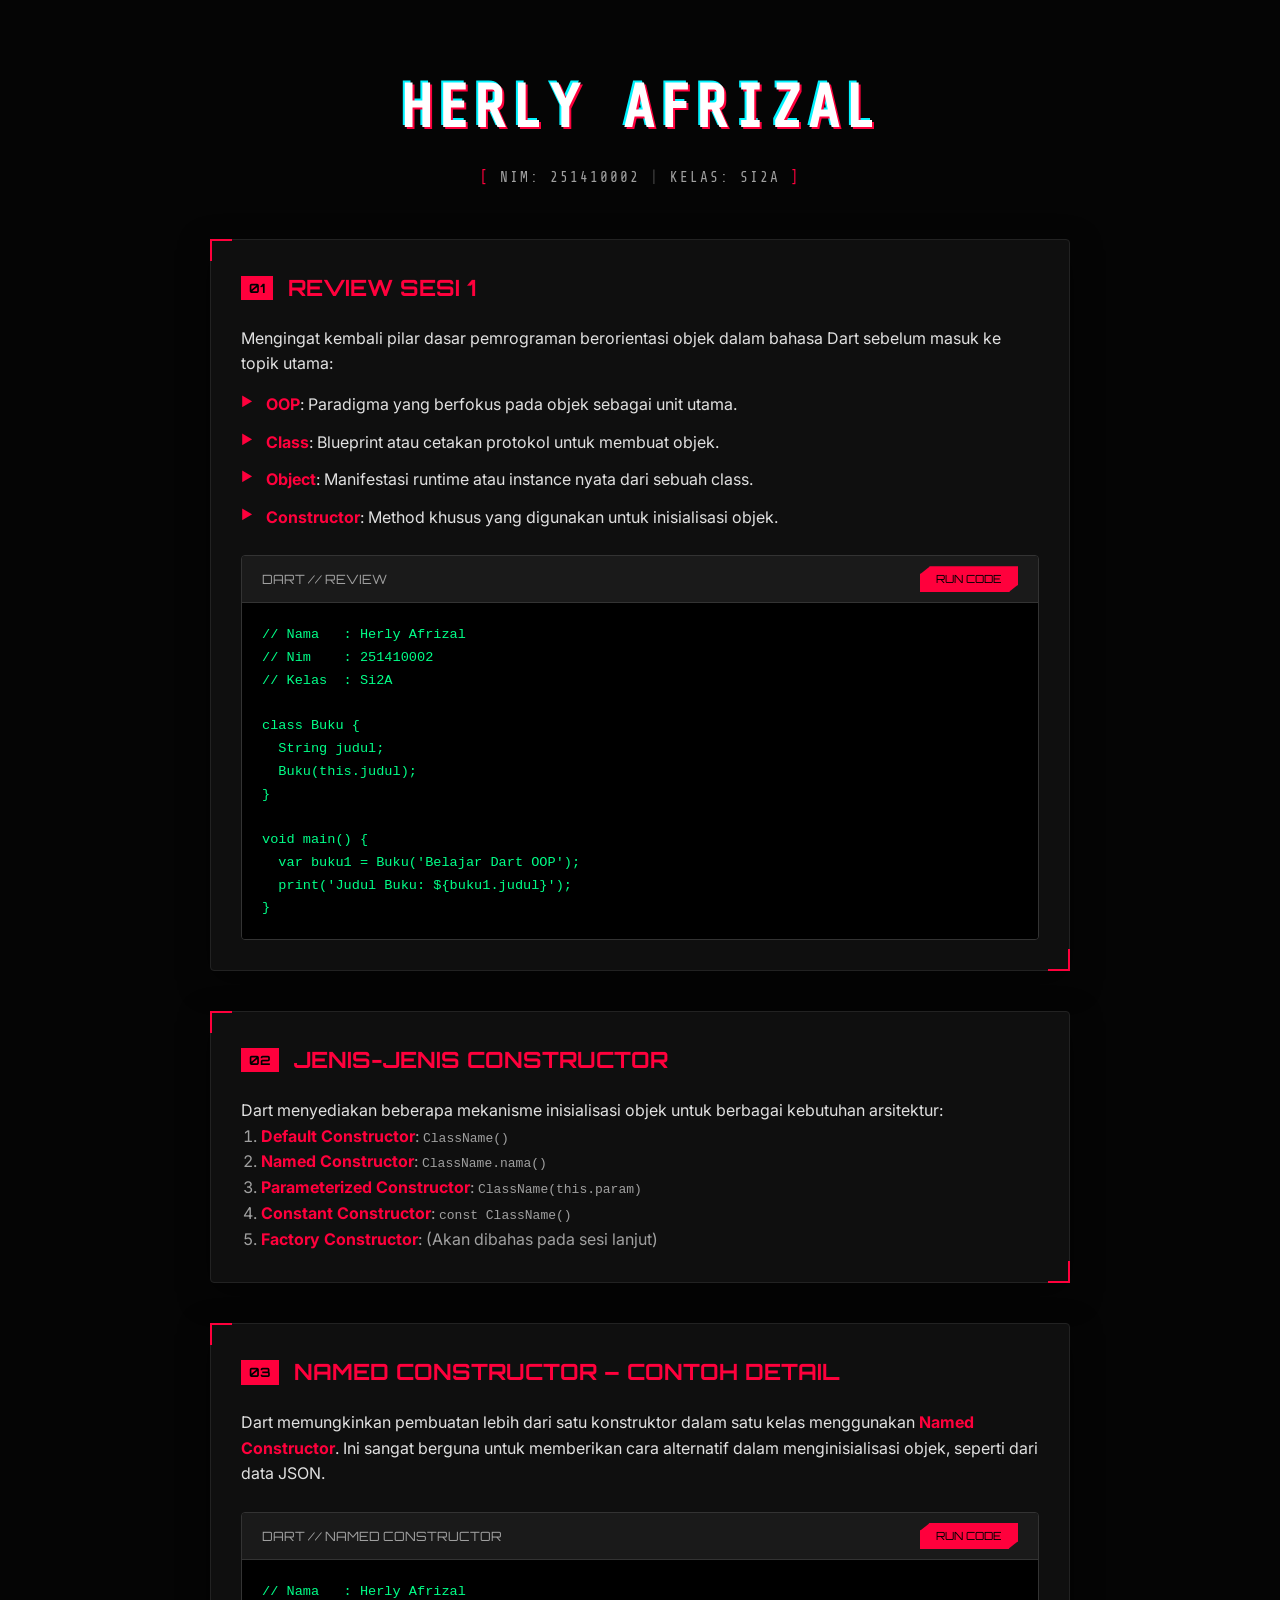
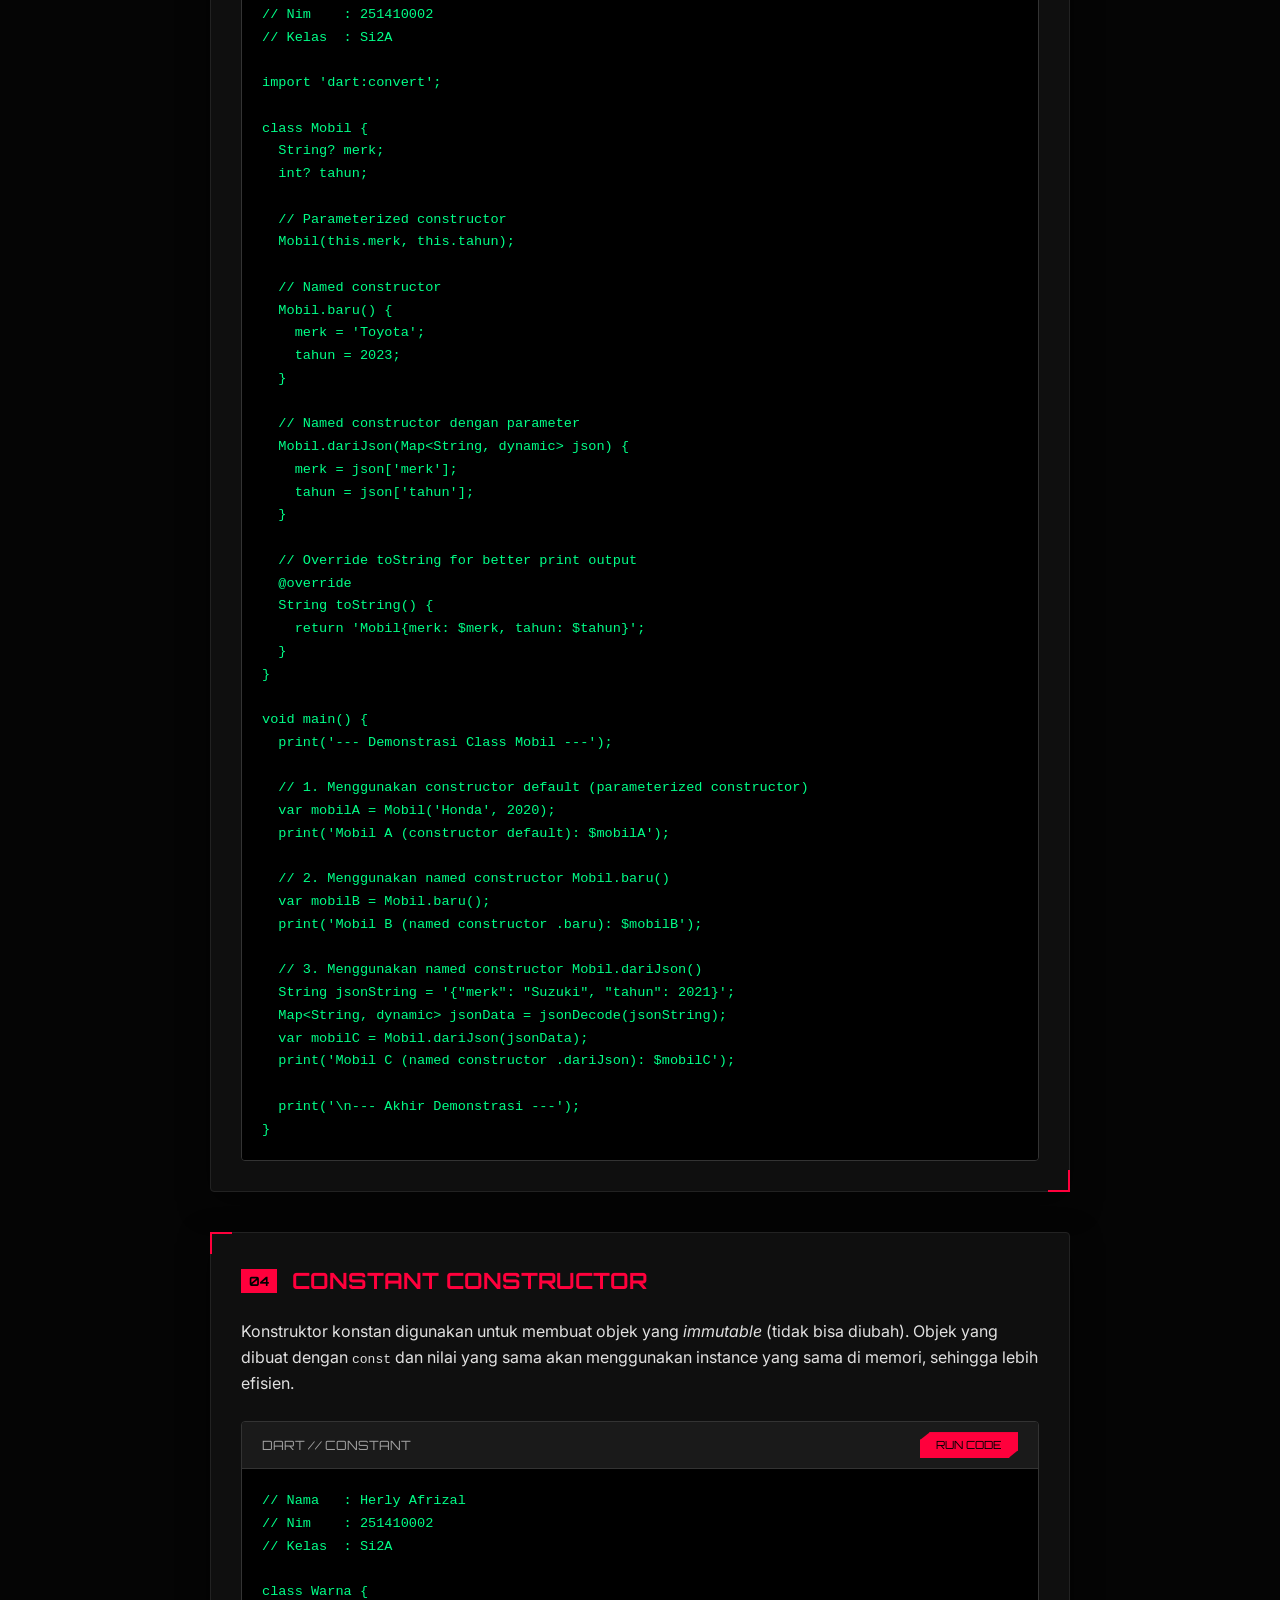
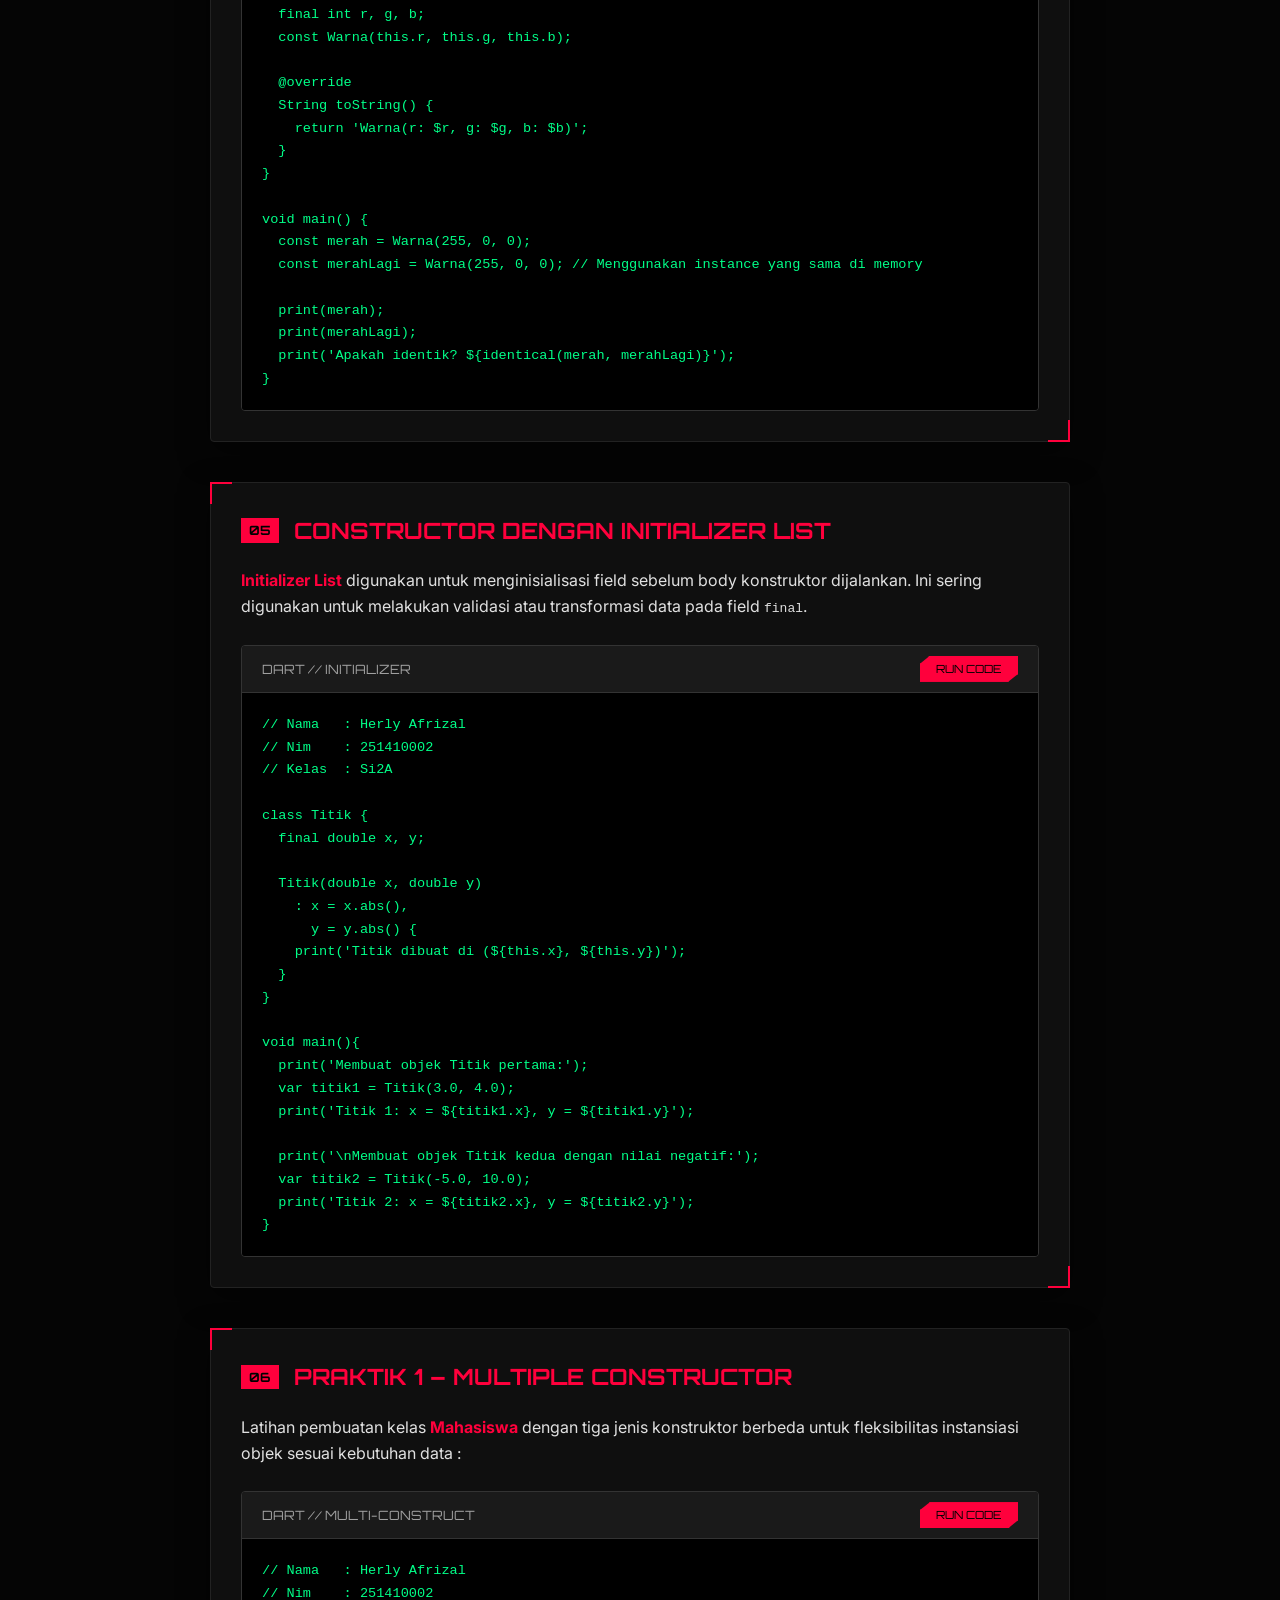
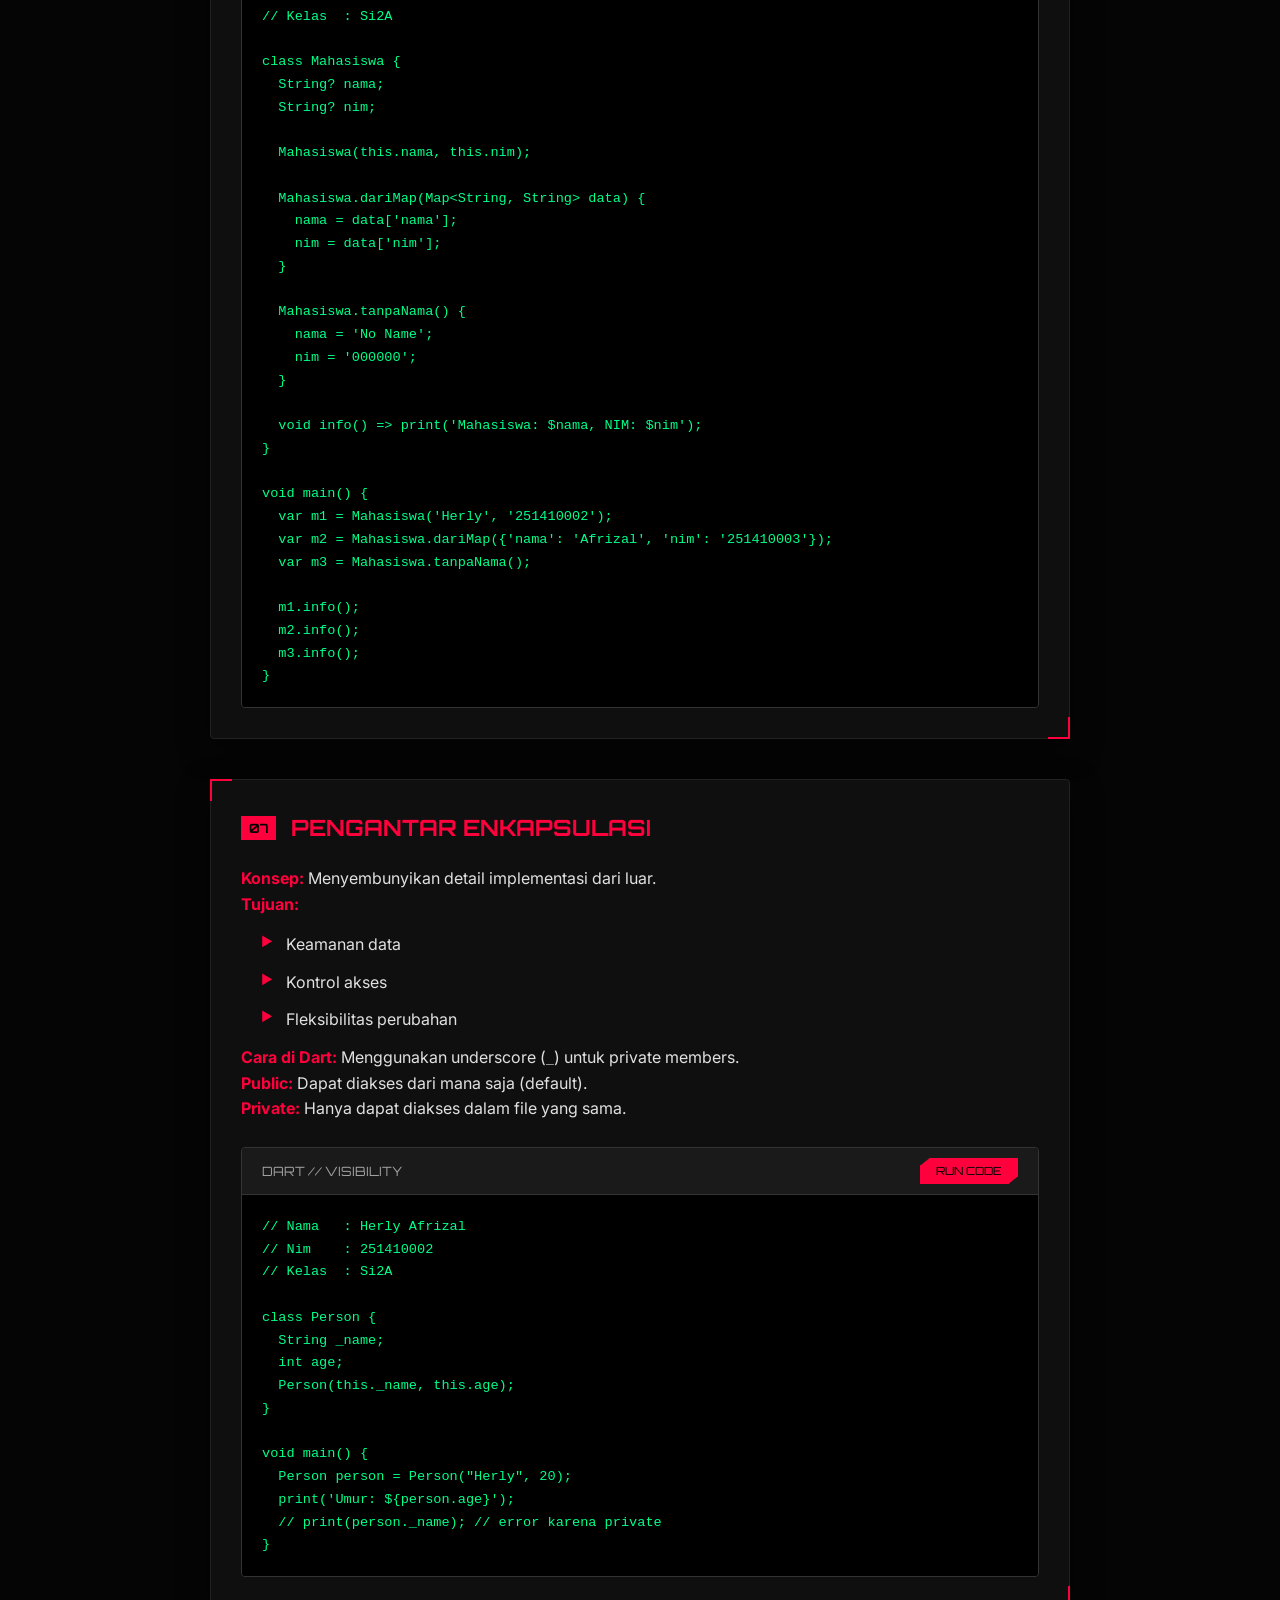
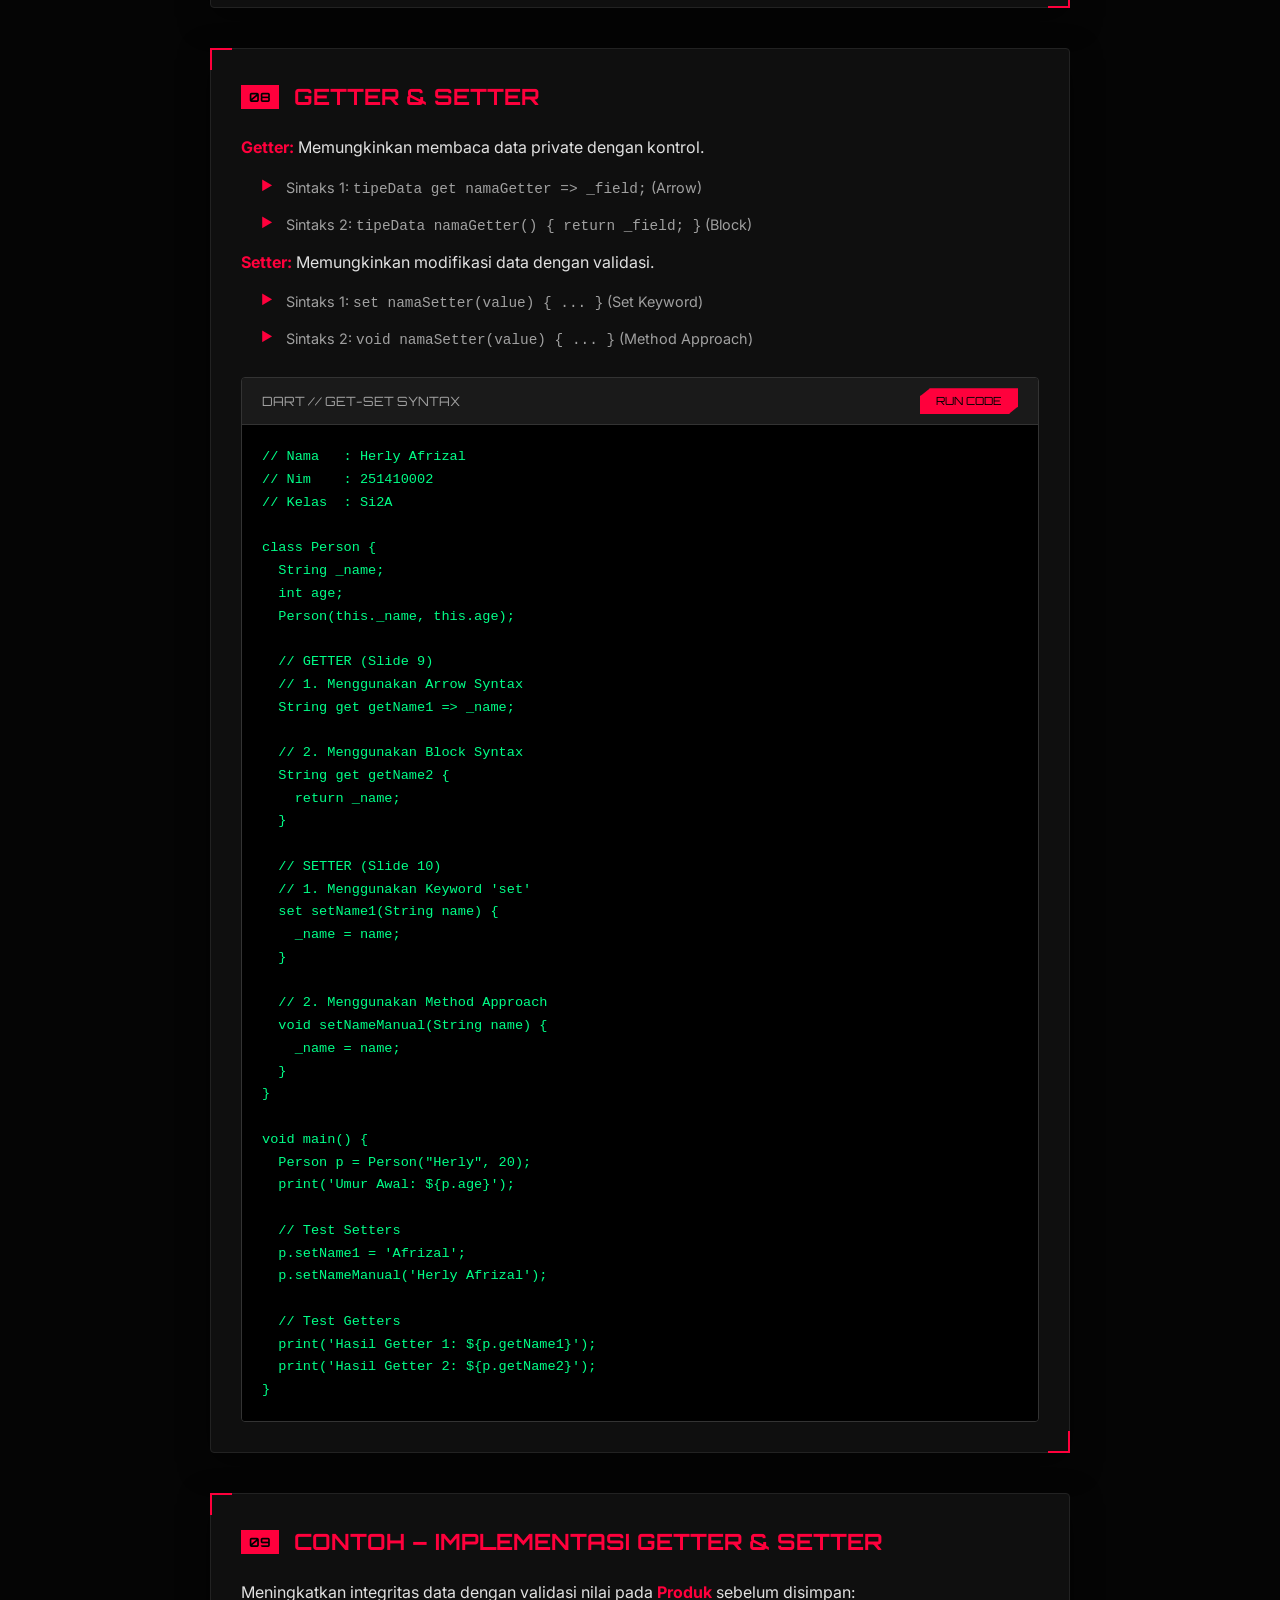
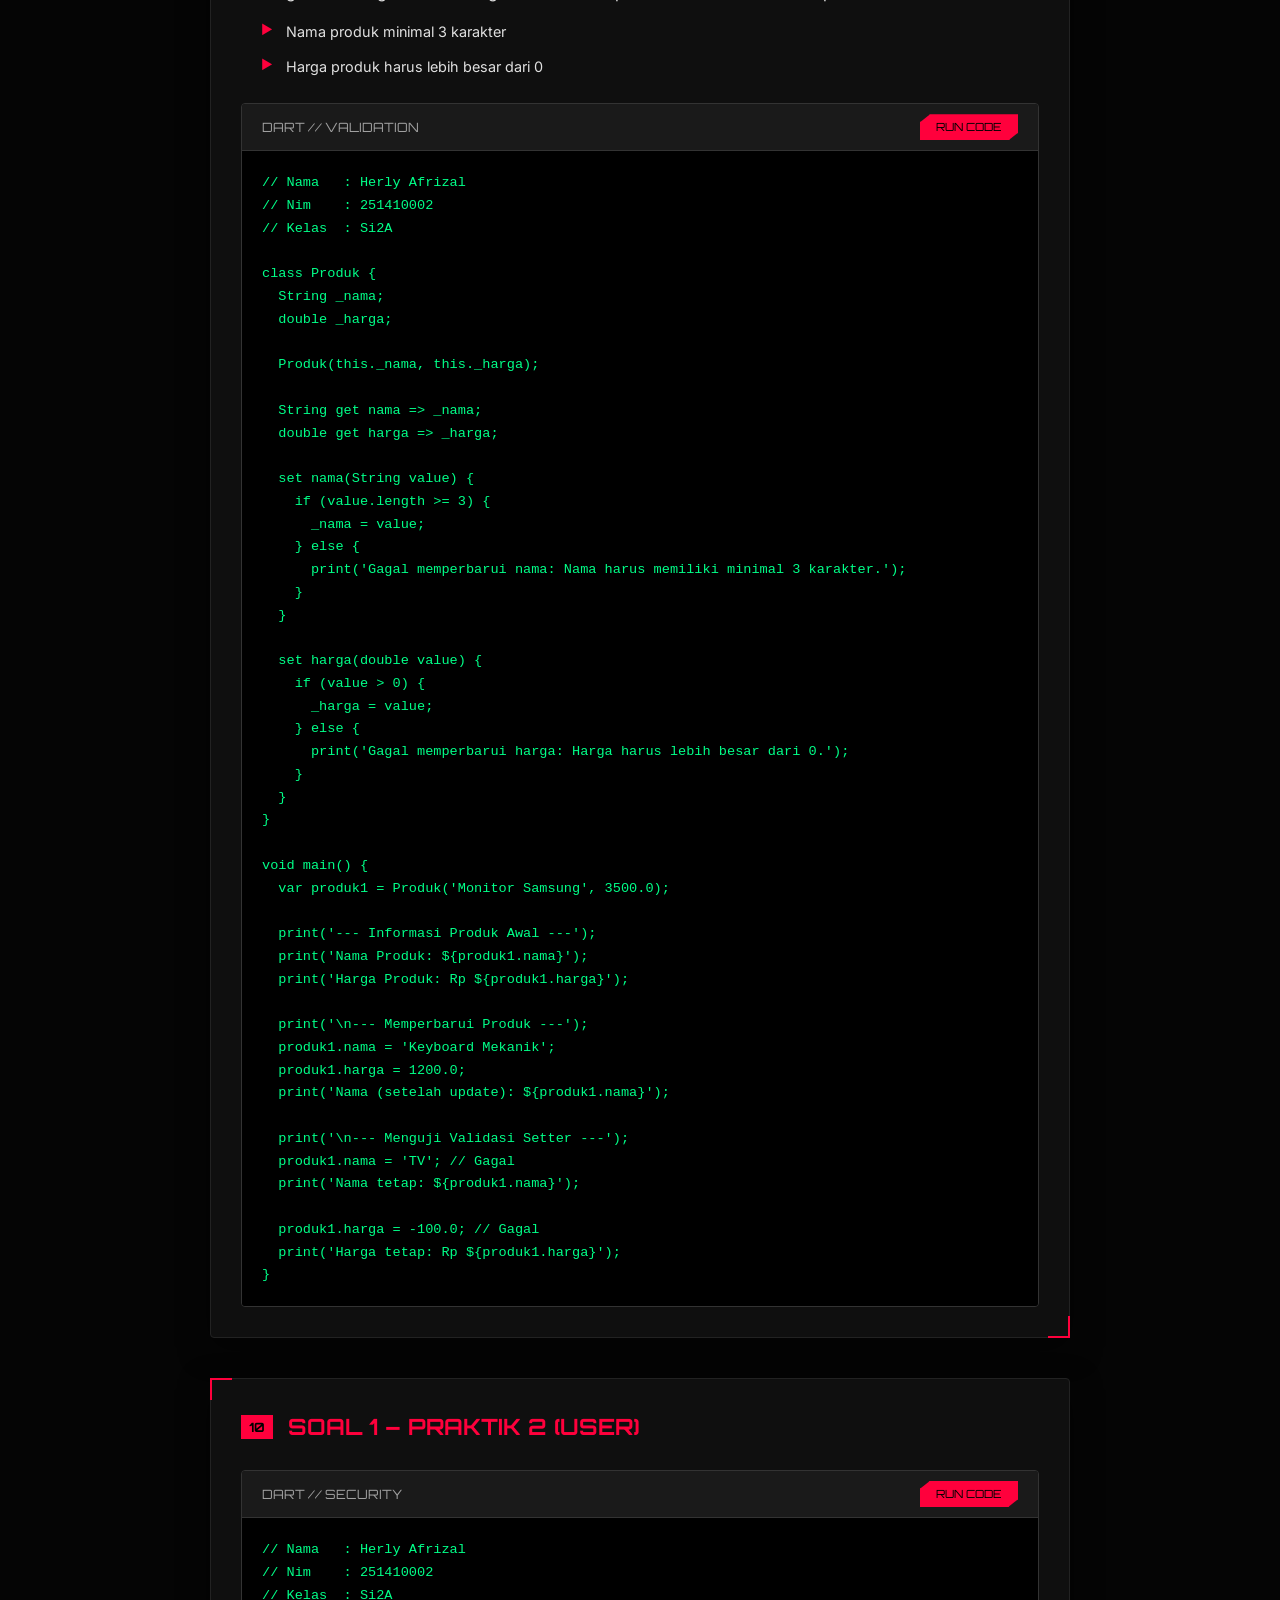
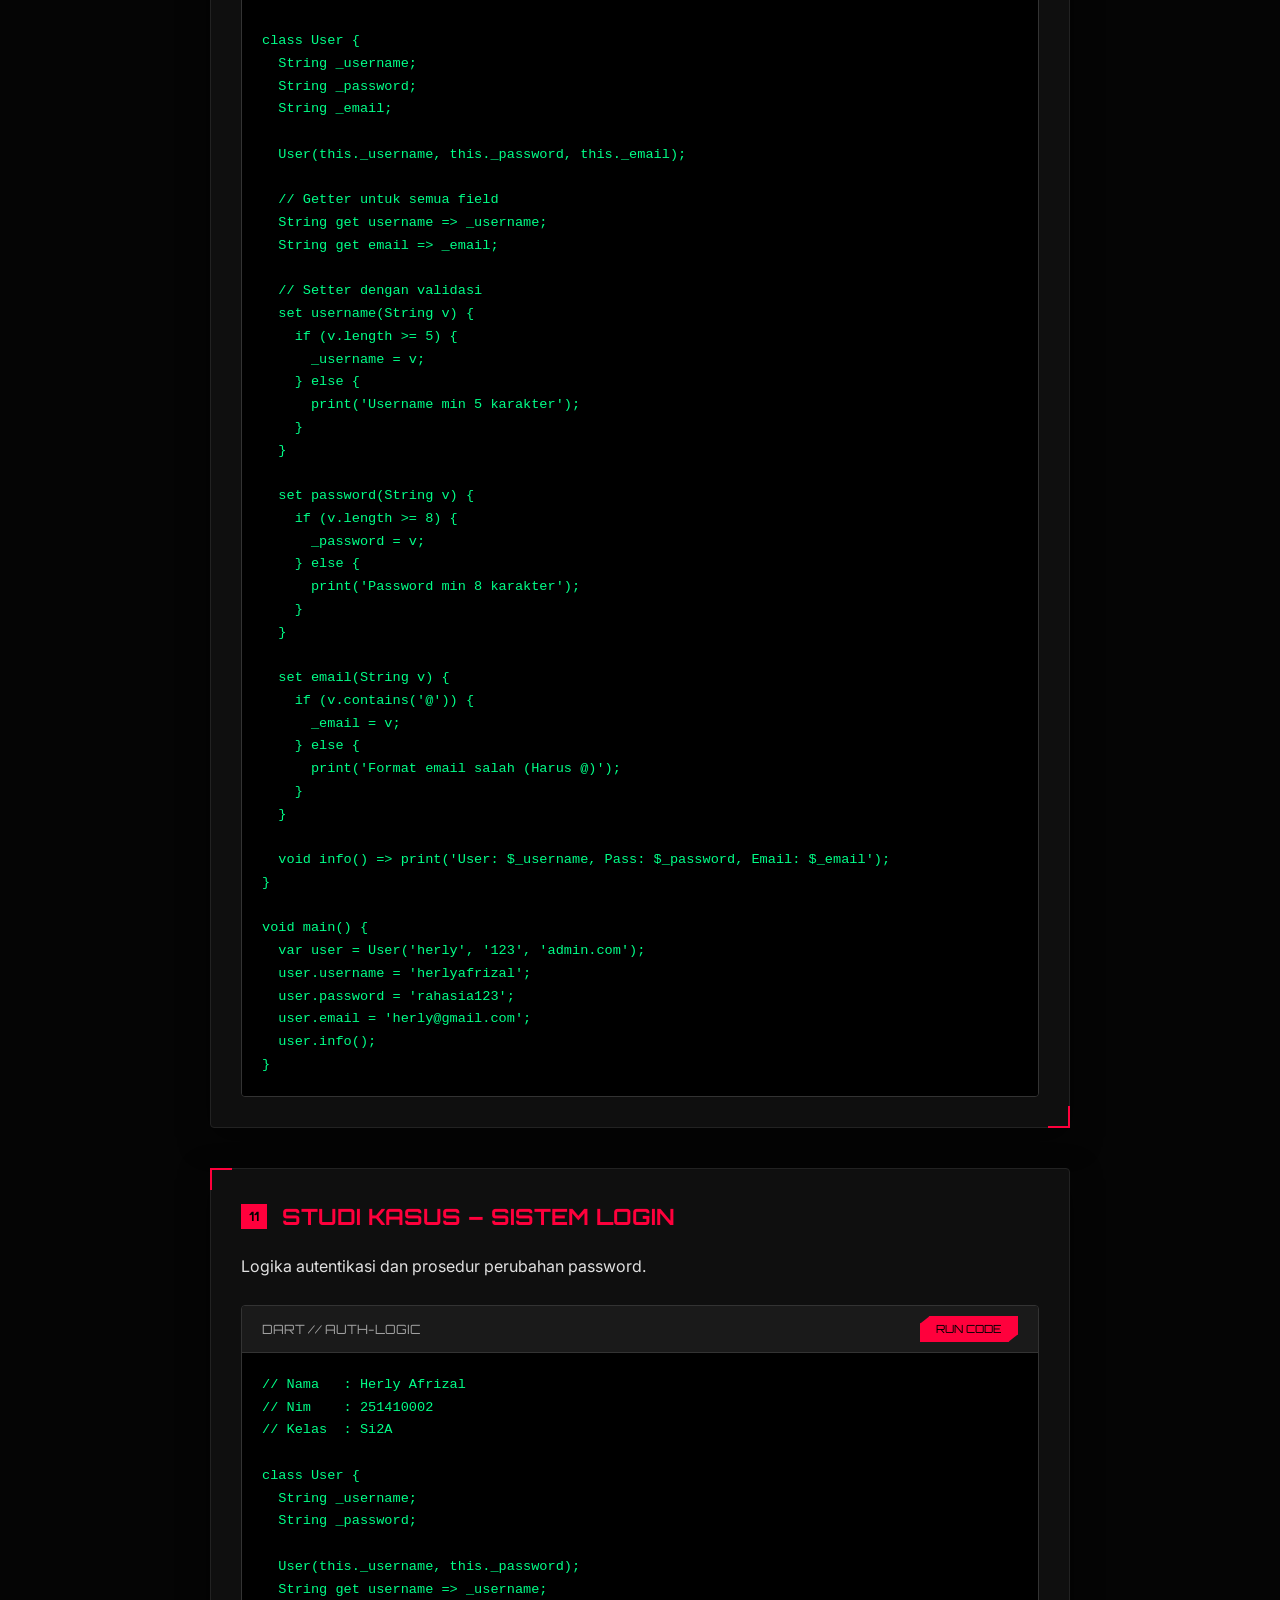
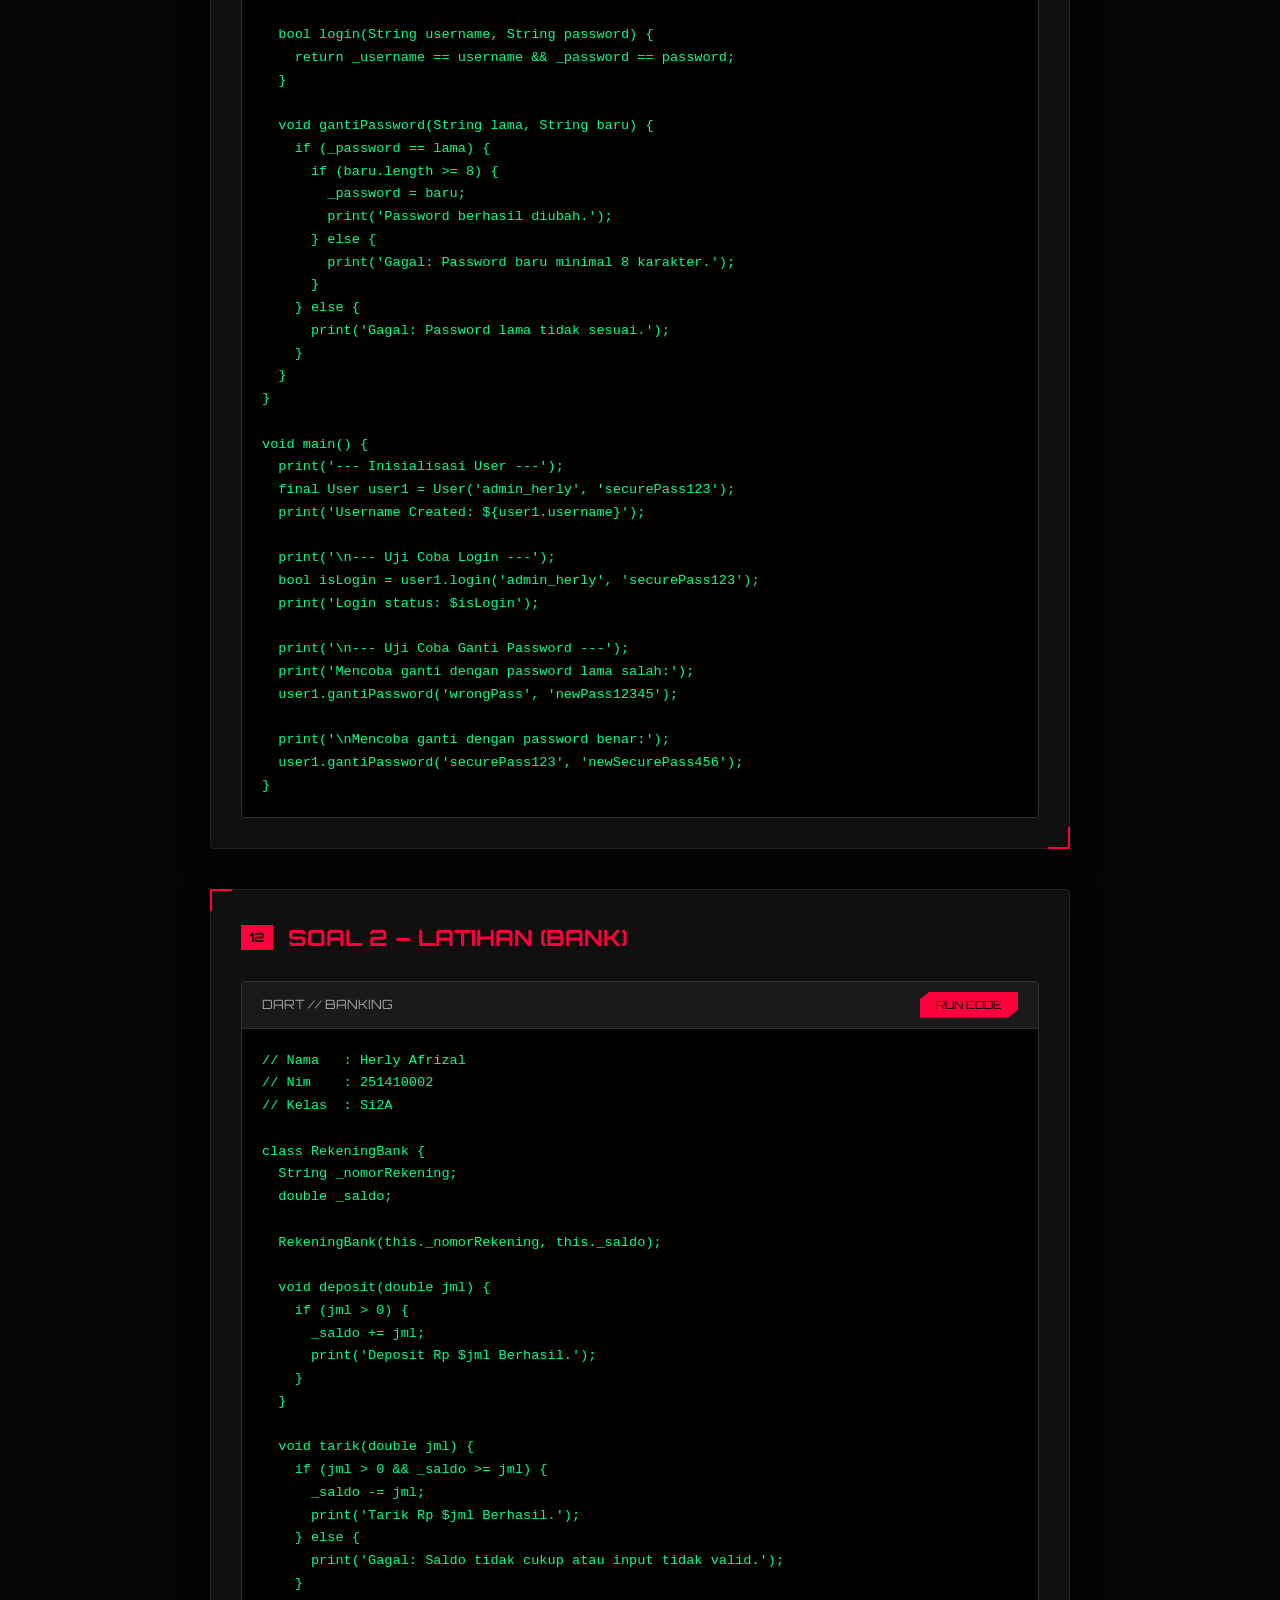
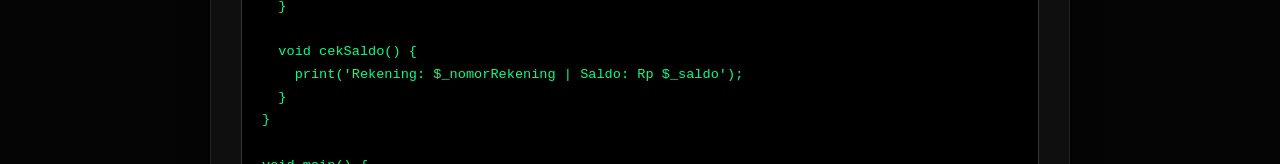
<file: Tugas3/index.html>
<!DOCTYPE html>
<html lang="id">

<head>
  <meta charset="UTF-8">
  <meta name="viewport" content="width=device-width, initial-scale=1.0">
  <title>Herly Afrizal - OOP</title>
  <link
    href="https://fonts.googleapis.com/css2?family=Orbitron:wght@400;700;900&family=Inter:wght@300;400;600&family=Fira+Code:wght@400;500&family=Share+Tech+Mono&display=swap"
    rel="stylesheet">
  <style>
    :root {
      --bg-color: #050505;
      --card-bg: #0f0f0f;
      --accent-red: #ff003c;
      --accent-red-glow: rgba(255, 0, 60, 0.5);
      --text-main: #e0e0e0;
      --text-dim: #a0a0a0;
      --code-bg: #000000;
      --border-color: #222;
    }

    * {
      box-sizing: border-box;
      margin: 0;
      padding: 0;
    }

    body {
      background-color: var(--bg-color);
      color: var(--text-main);
      font-family: 'Inter', sans-serif;
      line-height: 1.6;
      overflow-x: hidden;
      background-image:
        linear-gradient(rgba(255, 0, 60, 0.03) 1px, transparent 1px),
        linear-gradient(90px, rgba(255, 0, 60, 0.03) 1px, transparent 1px);
      background-size: 30px 30px;
    }

    .container {
      max-width: 900px;
      margin: 60px auto;
      padding: 0 20px;
    }

    header {
      text-align: center;
      margin-bottom: 80px;
    }

    h1 {
      font-family: 'Orbitron', sans-serif;
      font-size: 3rem;
      font-weight: 900;
      color: var(--accent-red);
      text-transform: uppercase;
      letter-spacing: 5px;
      text-shadow: 0 0 20px var(--accent-red-glow);
    }

    h2 {
      font-family: 'Orbitron', sans-serif;
      font-size: 1rem;
      color: var(--text-dim);
      text-transform: uppercase;
      letter-spacing: 3px;
      margin-top: 10px;
    }

    .cyber-card {
      background: var(--card-bg);
      border: 1px solid var(--border-color);
      padding: 30px;
      margin-bottom: 40px;
      border-radius: 4px;
      position: relative;
      transition: all 0.3s ease;
      box-shadow: 0 10px 30px rgba(0, 0, 0, 0.5);
    }

    .cyber-card::before {
      content: "";
      position: absolute;
      top: -1px;
      left: -1px;
      width: 20px;
      height: 20px;
      border-top: 2px solid var(--accent-red);
      border-left: 2px solid var(--accent-red);
    }

    .cyber-card::after {
      content: "";
      position: absolute;
      bottom: -1px;
      right: -1px;
      width: 20px;
      height: 20px;
      border-bottom: 2px solid var(--accent-red);
      border-right: 2px solid var(--accent-red);
    }

    .cyber-card:hover {
      border-color: var(--accent-red);
      box-shadow: 0 0 15px rgba(255, 0, 60, 0.1);
    }

    h3 {
      font-family: 'Orbitron', sans-serif;
      font-size: 1.4rem;
      color: var(--accent-red);
      margin-bottom: 20px;
      display: flex;
      align-items: center;
      gap: 15px;
    }

    h3 span {
      font-size: 0.8rem;
      background: var(--accent-red);
      color: black;
      padding: 2px 8px;
    }

    ul {
      list-style: none;
      margin-top: 15px;
    }

    ul li {
      margin-bottom: 12px;
      padding-left: 25px;
      position: relative;
    }

    ul li::before {
      content: "▶";
      position: absolute;
      left: 0;
      color: var(--accent-red);
      font-size: 0.8rem;
    }

    b {
      color: var(--accent-red);
    }

    .code-container {
      margin-top: 25px;
      position: relative;
      border-radius: 4px;
      overflow: hidden;
      border: 1px solid #333;
    }

    .code-header {
      background: #1a1a1a;
      padding: 10px 20px;
      display: flex;
      justify-content: space-between;
      align-items: center;
      font-size: 0.8rem;
      border-bottom: 1px solid #333;
    }

    .code-header .lang {
      color: var(--text-dim);
      font-family: 'Orbitron', sans-serif;
    }

    .btn {
      background: transparent;
      border: 1px solid var(--accent-red);
      color: var(--accent-red);
      padding: 5px 15px;
      font-family: 'Orbitron', sans-serif;
      font-size: 0.7rem;
      cursor: pointer;
      text-transform: uppercase;
      transition: all 0.2s ease;
      clip-path: polygon(10% 0, 100% 0, 100% 70%, 90% 100%, 0 100%, 0 30%);
    }

    .btn:hover {
      background: var(--accent-red);
      color: black;
      box-shadow: 0 0 10px var(--accent-red-glow);
    }

    .btn.run {
      background: var(--accent-red);
      color: black;
    }

    pre {
      background-color: var(--code-bg);
      color: #00ff88;
      padding: 20px;
      margin: 0;
      overflow-x: auto;
      font-family: 'Fira Code', monospace;
      font-size: 0.85rem;
    }

    .status-bar {
      margin-top: 80px;
      text-align: center;
      font-size: 0.8rem;
      color: var(--text-dim);
      border-top: 1px solid var(--border-color);
      padding-top: 30px;
    }

    /* Modal Styles */
    .modal-overlay {
      display: none;
      position: fixed;
      top: 0;
      left: 0;
      width: 100%;
      height: 100%;
      background: rgba(0, 0, 0, 0.9);
      backdrop-filter: blur(10px);
      z-index: 10000;
      justify-content: center;
      align-items: center;
      opacity: 0;
      transition: opacity 0.3s ease;
    }

    .modal-overlay.active {
      display: flex;
      opacity: 1;
    }

    .modal-content {
      width: 95%;
      max-width: 1100px;
      height: 85vh;
      background: #050505;
      border: 1px solid var(--accent-red);
      position: relative;
      box-shadow: 0 0 50px rgba(255, 0, 60, 0.3);
      display: flex;
      flex-direction: column;
      transform: scale(0.9);
      transition: transform 0.4s cubic-bezier(0.175, 0.885, 0.32, 1.275);
    }

    .modal-overlay.active .modal-content {
      transform: scale(1);
    }

    .modal-header {
      background: #000;
      padding: 15px 25px;
      display: flex;
      justify-content: space-between;
      align-items: center;
      border-bottom: 2px solid #111;
    }

    .modal-title {
      font-family: 'Orbitron', sans-serif;
      color: var(--accent-red);
      font-size: 0.8rem;
      letter-spacing: 3px;
      text-transform: uppercase;
    }

    .close-modal {
      background: transparent;
      border: 1px solid var(--accent-red);
      color: var(--accent-red);
      width: 32px;
      height: 32px;
      display: flex;
      justify-content: center;
      align-items: center;
      cursor: pointer;
      font-family: 'Orbitron', sans-serif;
      font-weight: bold;
      transition: all 0.3s;
      clip-path: polygon(10% 0, 100% 0, 100% 70%, 90% 100%, 0 100%, 0 30%);
    }

    .close-modal:hover {
      background: var(--accent-red);
      color: black;
      box-shadow: 0 0 15px var(--accent-red-glow);
    }

    .modal-body {
      flex: 1;
      background: #000;
      position: relative;
    }

    .modal-body iframe {
      width: 100%;
      height: 100%;
      border: none;
    }

    .modal-content::before {
      content: "";
      position: absolute;
      top: -2px;
      left: -2px;
      width: 40px;
      height: 40px;
      border-top: 3px solid var(--accent-red);
      border-left: 3px solid var(--accent-red);
      pointer-events: none;
    }

    .glow {
      text-shadow: 0 0 10px var(--accent-red-glow);
    }

    .gerakan {
      font-family: 'Share Tech Mono', monospace;
      font-size: 60px;
      font-weight: 700;
      color: #fff;
      text-transform: uppercase;
      margin-bottom: 40px;
      position: relative;
      display: inline-block;
      text-shadow: 2px 2px var(--accent-red), -2px -2px #00f3ff;
      animation: glitch 3s infinite;
      width: 100%;
      text-align: center;
    }

    @keyframes glitch {
      0% {
        transform: translate(0);
      }

      5% {
        transform: translate(-2px, 2px);
        text-shadow: -2px -2px var(--accent-red), 2px 2px #00f3ff;
      }

      10% {
        transform: translate(2px, -2px);
        text-shadow: 2px 2px var(--accent-red), -2px -2px #00f3ff;
      }

      15% {
        transform: translate(0);
      }

      100% {
        transform: translate(0);
      }
    }

    ::-webkit-scrollbar {
      width: 8px;
    }

    ::-webkit-scrollbar-track {
      background: var(--bg-color);
    }

    ::-webkit-scrollbar-thumb {
      background: #333;
      border-radius: 4px;
    }

    ::-webkit-scrollbar-thumb:hover {
      background: var(--accent-red);
    }
  </style>
</head>

<body>

  <div class="container">
    <h1 class="gerakan">Herly Afrizal</h1>
    <div
      style="text-align: center; margin-top: -30px; margin-bottom: 50px; font-family: 'Share Tech Mono', monospace; color: var(--text-dim); letter-spacing: 2px; text-transform: uppercase; font-size: 0.9rem;">
      <span style="color: var(--accent-red);">[</span>
      NIM: 251410002 <span style="color: #444;">|</span>
      Kelas: SI2A
      <span style="color: var(--accent-red);">]</span>
    </div>
    <div class="cyber-card">
      <h3><span>01</span> REVIEW SESI 1</h3>
      <p>Mengingat kembali pilar dasar pemrograman berorientasi objek dalam bahasa Dart sebelum masuk ke topik utama:
      </p>
      <ul>
        <li><b>OOP</b>: Paradigma yang berfokus pada objek sebagai unit utama.</li>
        <li><b>Class</b>: Blueprint atau cetakan protokol untuk membuat objek.</li>
        <li><b>Object</b>: Manifestasi runtime atau instance nyata dari sebuah class.</li>
        <li><b>Constructor</b>: Method khusus yang digunakan untuk inisialisasi objek.</li>
      </ul>
      <div class="code-container" id="code-review">
        <div class="code-header">
          <span class="lang">DART // REVIEW</span>
          <div class="code-actions">
            <button class="btn run" onclick="runCode('code-review', 'fe97897a367a2f452dfee7262d714a8c')">RUN
              CODE</button>
          </div>
        </div>
        <pre><code>// Nama   : Herly Afrizal
// Nim    : 251410002
// Kelas  : Si2A

class Buku {
  String judul;
  Buku(this.judul);
}

void main() {
  var buku1 = Buku('Belajar Dart OOP');
  print('Judul Buku: ${buku1.judul}');
}</code></pre>
      </div>
    </div>

    <div class="cyber-card">
      <h3><span>02</span> JENIS-JENIS CONSTRUCTOR</h3>
      <p>Dart menyediakan beberapa mekanisme inisialisasi objek untuk berbagai kebutuhan arsitektur:</p>
      <ol style="margin-left: 20px; color: var(--text-dim);">
        <li><b>Default Constructor</b>: <code>ClassName()</code></li>
        <li><b>Named Constructor</b>: <code>ClassName.nama()</code></li>
        <li><b>Parameterized Constructor</b>: <code>ClassName(this.param)</code></li>
        <li><b>Constant Constructor</b>: <code>const ClassName()</code></li>
        <li><b>Factory Constructor</b>: (Akan dibahas pada sesi lanjut)</li>
      </ol>
    </div>

    <div class="cyber-card">
      <h3><span>03</span> NAMED CONSTRUCTOR – CONTOH DETAIL</h3>
      <p>Dart memungkinkan pembuatan lebih dari satu konstruktor dalam satu kelas menggunakan <b>Named Constructor</b>.
        Ini sangat berguna untuk memberikan cara alternatif dalam menginisialisasi objek, seperti dari data JSON.</p>
      <div class="code-container" id="code-mobil-named">
        <div class="code-header">
          <span class="lang">DART // NAMED CONSTRUCTOR</span>
          <div class="code-actions">
            <button class="btn run" onclick="runCode('code-mobil-named', '6eab268b4ed27b7d6f6f06b3ff06a6aa')">RUN
              CODE</button>
          </div>
        </div>
        <pre><code>// Nama   : Herly Afrizal
// Nim    : 251410002
// Kelas  : Si2A

import 'dart:convert';

class Mobil {
  String? merk;
  int? tahun;

  // Parameterized constructor
  Mobil(this.merk, this.tahun);

  // Named constructor
  Mobil.baru() {
    merk = 'Toyota';
    tahun = 2023;
  }

  // Named constructor dengan parameter
  Mobil.dariJson(Map&lt;String, dynamic&gt; json) {
    merk = json['merk'];
    tahun = json['tahun'];
  }

  // Override toString for better print output
  @override
  String toString() {
    return 'Mobil{merk: $merk, tahun: $tahun}';
  }
}

void main() {
  print('--- Demonstrasi Class Mobil ---');

  // 1. Menggunakan constructor default (parameterized constructor)
  var mobilA = Mobil('Honda', 2020);
  print('Mobil A (constructor default): $mobilA');

  // 2. Menggunakan named constructor Mobil.baru()
  var mobilB = Mobil.baru();
  print('Mobil B (named constructor .baru): $mobilB');

  // 3. Menggunakan named constructor Mobil.dariJson()
  String jsonString = '{"merk": "Suzuki", "tahun": 2021}';
  Map&lt;String, dynamic&gt; jsonData = jsonDecode(jsonString);
  var mobilC = Mobil.dariJson(jsonData);
  print('Mobil C (named constructor .dariJson): $mobilC');

  print('\n--- Akhir Demonstrasi ---');
}</code></pre>
      </div>
    </div>

    <div class="cyber-card">
      <h3><span>04</span> CONSTANT CONSTRUCTOR</h3>
      <p>Konstruktor konstan digunakan untuk membuat objek yang <i>immutable</i> (tidak bisa diubah). Objek yang dibuat
        dengan <code>const</code> dan nilai yang sama akan menggunakan instance yang sama di memori, sehingga lebih
        efisien.</p>
      <div class="code-container" id="code-warna-const">
        <div class="code-header">
          <span class="lang">DART // CONSTANT</span>
          <div class="code-actions">
            <button class="btn run" onclick="runCode('code-warna-const', 'deadfb7a717c7724a1475dcc8f33aa70')">RUN
              CODE</button>
          </div>
        </div>
        <pre><code>// Nama   : Herly Afrizal
// Nim    : 251410002
// Kelas  : Si2A

class Warna {
  final int r, g, b;
  const Warna(this.r, this.g, this.b);

  @override
  String toString() {
    return 'Warna(r: $r, g: $g, b: $b)';
  }
}

void main() {
  const merah = Warna(255, 0, 0);
  const merahLagi = Warna(255, 0, 0); // Menggunakan instance yang sama di memory

  print(merah);
  print(merahLagi);
  print('Apakah identik? ${identical(merah, merahLagi)}');
}</code></pre>
      </div>
    </div>

    <div class="cyber-card">
      <h3><span>05</span> CONSTRUCTOR DENGAN INITIALIZER LIST</h3>
      <p><b>Initializer List</b> digunakan untuk menginisialisasi field sebelum body konstruktor dijalankan. Ini sering
        digunakan untuk melakukan validasi atau transformasi data pada field <code>final</code>.</p>
      <div class="code-container" id="code-titik-init">
        <div class="code-header">
          <span class="lang">DART // INITIALIZER</span>
          <div class="code-actions">
            <button class="btn run" onclick="runCode('code-titik-init', '335b4d1bb225d1b1f56aba9f7a8cd04a')">RUN
              CODE</button>
          </div>
        </div>
        <pre><code>// Nama   : Herly Afrizal
// Nim    : 251410002
// Kelas  : Si2A

class Titik {
  final double x, y;

  Titik(double x, double y)
    : x = x.abs(),
      y = y.abs() {
    print('Titik dibuat di (${this.x}, ${this.y})');
  }
}

void main(){
  print('Membuat objek Titik pertama:');
  var titik1 = Titik(3.0, 4.0);
  print('Titik 1: x = ${titik1.x}, y = ${titik1.y}');

  print('\nMembuat objek Titik kedua dengan nilai negatif:');
  var titik2 = Titik(-5.0, 10.0);
  print('Titik 2: x = ${titik2.x}, y = ${titik2.y}');
}</code></pre>
      </div>
    </div>

    <div class="cyber-card">
      <h3><span>06</span> PRAKTIK 1 – MULTIPLE CONSTRUCTOR</h3>
      <p>Latihan pembuatan kelas <b>Mahasiswa</b> dengan tiga jenis konstruktor berbeda untuk fleksibilitas instansiasi
        objek sesuai kebutuhan data :</p>
      <div class="code-container" id="code-mhs-slide">
        <div class="code-header">
          <span class="lang">DART // MULTI-CONSTRUCT</span>
          <div class="code-actions">
            <button class="btn run" onclick="runCode('code-mhs-slide', 'b46c7fdf09034d31f0220dae9c186ce4')">RUN
              CODE</button>
          </div>
        </div>
        <pre><code>// Nama   : Herly Afrizal
// Nim    : 251410002
// Kelas  : Si2A

class Mahasiswa {
  String? nama;
  String? nim;

  Mahasiswa(this.nama, this.nim);

  Mahasiswa.dariMap(Map&lt;String, String&gt; data) {
    nama = data['nama'];
    nim = data['nim'];
  }

  Mahasiswa.tanpaNama() {
    nama = 'No Name';
    nim = '000000';
  }

  void info() =&gt; print('Mahasiswa: $nama, NIM: $nim');
}

void main() {
  var m1 = Mahasiswa('Herly', '251410002');
  var m2 = Mahasiswa.dariMap({'nama': 'Afrizal', 'nim': '251410003'});
  var m3 = Mahasiswa.tanpaNama();

  m1.info();
  m2.info();
  m3.info();
}</code></pre>
      </div>
    </div>

    <div class="cyber-card">
      <h3><span>07</span> PENGANTAR ENKAPSULASI</h3>
      <div class="explanation">
        <p><b>Konsep:</b> Menyembunyikan detail implementasi dari luar.</p>
        <p><b>Tujuan:</b></p>
        <ul style="margin-left: 20px;">
          <li>Keamanan data</li>
          <li>Kontrol akses</li>
          <li>Fleksibilitas perubahan</li>
        </ul>
        <p style="margin-top: 10px;"><b>Cara di Dart:</b> Menggunakan underscore (<code>_</code>) untuk private members.
        </p>
        <p><b>Public:</b> Dapat diakses dari mana saja (default).</p>
        <p><b>Private:</b> Hanya dapat diakses dalam file yang sama.</p>
      </div>
      <div class="code-container" id="code-visibility">
        <div class="code-header">
          <span class="lang">DART // VISIBILITY</span>
          <div class="code-actions">
            <button class="btn run" onclick="runCode('code-visibility', '9ab19191d322a12e2aec8c49e6b052e1')">RUN
              CODE</button>
          </div>
        </div>
        <pre><code>// Nama   : Herly Afrizal
// Nim    : 251410002
// Kelas  : Si2A

class Person {
  String _name;
  int age;
  Person(this._name, this.age);
}

void main() {
  Person person = Person("Herly", 20);
  print('Umur: ${person.age}');
  // print(person._name); // error karena private
}</code></pre>
      </div>
    </div>

    <div class="cyber-card">
      <h3><span>08</span> GETTER & SETTER</h3>
      <div class="explanation">
        <p><b>Getter:</b> Memungkinkan membaca data private dengan kontrol.</p>
        <ul style="margin-left: 20px; font-size: 0.9rem; color: var(--text-dim);">
          <li>Sintaks 1: <code>tipeData get namaGetter =&gt; _field;</code> (Arrow)</li>
          <li>Sintaks 2: <code>tipeData namaGetter() { return _field; }</code> (Block)</li>
        </ul>
        <p style="margin-top: 10px;"><b>Setter:</b> Memungkinkan modifikasi data dengan validasi.</p>
        <ul style="margin-left: 20px; font-size: 0.9rem; color: var(--text-dim);">
          <li>Sintaks 1: <code>set namaSetter(value) { ... }</code> (Set Keyword)</li>
          <li>Sintaks 2: <code>void namaSetter(value) { ... }</code> (Method Approach)</li>
        </ul>
      </div>

      <div class="code-container" id="code-gs-detail">
        <div class="code-header">
          <span class="lang">DART // GET-SET SYNTAX</span>
          <div class="code-actions">
            <button class="btn run" onclick="runCode('code-gs-detail', '3ab1017072685369a0c079bafb094bc3')">RUN
              CODE</button>
          </div>
        </div>
        <pre><code>// Nama   : Herly Afrizal
// Nim    : 251410002
// Kelas  : Si2A

class Person {
  String _name;
  int age;
  Person(this._name, this.age);
  
  // GETTER (Slide 9)
  // 1. Menggunakan Arrow Syntax
  String get getName1 =&gt; _name;
  
  // 2. Menggunakan Block Syntax
  String get getName2 {
    return _name;
  }

  // SETTER (Slide 10)
  // 1. Menggunakan Keyword 'set'
  set setName1(String name) {
    _name = name;
  }

  // 2. Menggunakan Method Approach
  void setNameManual(String name) {
    _name = name;
  }
}

void main() {
  Person p = Person("Herly", 20);
  print('Umur Awal: ${p.age}');
  
  // Test Setters
  p.setName1 = 'Afrizal';
  p.setNameManual('Herly Afrizal');

  // Test Getters
  print('Hasil Getter 1: ${p.getName1}');
  print('Hasil Getter 2: ${p.getName2}');
}</code></pre>
      </div>
    </div>

    <div class="cyber-card">
      <h3><span>09</span> CONTOH – IMPLEMENTASI GETTER & SETTER</h3>
      <div class="explanation">
        <p>Meningkatkan integritas data dengan validasi nilai pada <b>Produk</b> sebelum disimpan:</p>
        <ul style="margin-left: 20px; font-size: 0.9rem;">
          <li>Nama produk minimal 3 karakter</li>
          <li>Harga produk harus lebih besar dari 0</li>
        </ul>
      </div>
      <div class="code-container" id="code-produk-val">
        <div class="code-header">
          <span class="lang">DART // VALIDATION</span>
          <div class="code-actions">
            <button class="btn run" onclick="runCode('code-produk-val', '308c2b206cd6de5197df45e6b8b76400')">RUN
              CODE</button>
          </div>
        </div>
        <pre><code>// Nama   : Herly Afrizal
// Nim    : 251410002
// Kelas  : Si2A

class Produk {
  String _nama;
  double _harga;
  
  Produk(this._nama, this._harga);
  
  String get nama => _nama;
  double get harga => _harga;
  
  set nama(String value) {
    if (value.length >= 3) {
      _nama = value;
    } else {
      print('Gagal memperbarui nama: Nama harus memiliki minimal 3 karakter.');
    }
  }
  
  set harga(double value) {
    if (value > 0) {
      _harga = value;
    } else {
      print('Gagal memperbarui harga: Harga harus lebih besar dari 0.');
    }
  }
}

void main() {
  var produk1 = Produk('Monitor Samsung', 3500.0);

  print('--- Informasi Produk Awal ---');
  print('Nama Produk: ${produk1.nama}');
  print('Harga Produk: Rp ${produk1.harga}');

  print('\n--- Memperbarui Produk ---');
  produk1.nama = 'Keyboard Mekanik';
  produk1.harga = 1200.0;
  print('Nama (setelah update): ${produk1.nama}');

  print('\n--- Menguji Validasi Setter ---');
  produk1.nama = 'TV'; // Gagal
  print('Nama tetap: ${produk1.nama}');
  
  produk1.harga = -100.0; // Gagal
  print('Harga tetap: Rp ${produk1.harga}');
}</code></pre>
      </div>
    </div>

    <div class="cyber-card">
      <h3><span>10</span> SOAL 1 – PRAKTIK 2 (USER)</h3>
      <div class="code-container" id="code-user-full">
        <div class="code-header">
          <span class="lang">DART // SECURITY</span>
          <div class="code-actions">
            <button class="btn run" onclick="runCode('code-user-full', 'bd3638dd12430a1a5c6ac6a24f8fe2a8')">RUN
              CODE</button>
          </div>
        </div>
        <pre><code>// Nama   : Herly Afrizal
// Nim    : 251410002
// Kelas  : Si2A

class User {
  String _username;
  String _password;
  String _email;

  User(this._username, this._password, this._email);

  // Getter untuk semua field
  String get username => _username;
  String get email => _email;

  // Setter dengan validasi
  set username(String v) {
    if (v.length >= 5) {
      _username = v;
    } else {
      print('Username min 5 karakter');
    }
  }

  set password(String v) {
    if (v.length >= 8) {
      _password = v;
    } else {
      print('Password min 8 karakter');
    }
  }

  set email(String v) {
    if (v.contains('@')) {
      _email = v;
    } else {
      print('Format email salah (Harus @)');
    }
  }

  void info() => print('User: $_username, Pass: $_password, Email: $_email');
}

void main() {
  var user = User('herly', '123', 'admin.com');
  user.username = 'herlyafrizal';
  user.password = 'rahasia123';
  user.email = 'herly@gmail.com';
  user.info();
}</code></pre>
      </div>
    </div>

    <div class="cyber-card">
      <h3><span>11</span> STUDI KASUS – SISTEM LOGIN</h3>
      <p>Logika autentikasi dan prosedur perubahan password.</p>
      <div class="code-container" id="code-login-case">
        <div class="code-header">
          <span class="lang">DART // AUTH-LOGIC</span>
          <div class="code-actions">
            <button class="btn run" onclick="runCode('code-login-case', 'be86f1b1b40fc2f0e6bf5f2ba5763d57')">RUN
              CODE</button>
          </div>
        </div>
        <pre><code>// Nama   : Herly Afrizal
// Nim    : 251410002
// Kelas  : Si2A

class User {
  String _username;
  String _password;

  User(this._username, this._password);
  String get username => _username;

  bool login(String username, String password) {
    return _username == username && _password == password;
  }

  void gantiPassword(String lama, String baru) {
    if (_password == lama) {
      if (baru.length >= 8) {
        _password = baru;
        print('Password berhasil diubah.');
      } else {
        print('Gagal: Password baru minimal 8 karakter.');
      }
    } else {
      print('Gagal: Password lama tidak sesuai.');
    }
  }
}

void main() {
  print('--- Inisialisasi User ---');
  final User user1 = User('admin_herly', 'securePass123');
  print('Username Created: ${user1.username}');
  
  print('\n--- Uji Coba Login ---');
  bool isLogin = user1.login('admin_herly', 'securePass123');
  print('Login status: $isLogin');

  print('\n--- Uji Coba Ganti Password ---');
  print('Mencoba ganti dengan password lama salah:');
  user1.gantiPassword('wrongPass', 'newPass12345'); 

  print('\nMencoba ganti dengan password benar:');
  user1.gantiPassword('securePass123', 'newSecurePass456');
}</code></pre>
      </div>
    </div>

    <div class="cyber-card">
      <h3><span>12</span> SOAL 2 – LATIHAN (BANK)</h3>
      <div class="code-container" id="code-bank-slide">
        <div class="code-header">
          <span class="lang">DART // BANKING</span>
          <div class="code-actions">
            <button class="btn run" onclick="runCode('code-bank-slide', 'cd4892b35c3b155643271cee9293a239')">RUN
              CODE</button>
          </div>
        </div>
        <pre><code>// Nama   : Herly Afrizal
// Nim    : 251410002
// Kelas  : Si2A

class RekeningBank {
  String _nomorRekening;
  double _saldo;

  RekeningBank(this._nomorRekening, this._saldo);

  void deposit(double jml) {
    if (jml &gt; 0) {
      _saldo += jml;
      print('Deposit Rp $jml Berhasil.');
    }
  }

  void tarik(double jml) {
    if (jml &gt; 0 && _saldo &gt;= jml) {
      _saldo -= jml;
      print('Tarik Rp $jml Berhasil.');
    } else {
      print('Gagal: Saldo tidak cukup atau input tidak valid.');
    }
  }

  void cekSaldo() {
    print('Rekening: $_nomorRekening | Saldo: Rp $_saldo');
  }
}

void main() {
  var bank = RekeningBank('2514-10002', 2000000);
  bank.cekSaldo();
  bank.tarik(500000);
  bank.cekSaldo();
}</code></pre>
      </div>

      <div class="explanation" style="margin-top: 30px; border-top: 1px solid var(--border-color); padding-top: 20px;">
        <p><b>RINGKASAN MATERI :</b></p>
        <ol style="margin-left: 20px; font-size: 0.9rem;">
          <li>Dart memiliki berbagai jenis constructor untuk fleksibilitas objek.</li>
          <li>Enkapsulasi melindungi data dengan menggunakan private field (prefix underscore).</li>
          <li>Getter & setter memberikan kontrol akses yang aman terhadap data private.</li>
        </ol>
      </div>
    </div>

  </div>

  <!-- Modal Structure -->
  <div class="modal-overlay" id="codeModal" onclick="if(event.target === this) closeModal()">
    <div class="modal-content">
      <div class="modal-header">
        <div class="modal-title">RUNNING SYSTEM // ANALYZING_CODE</div>
        <button class="close-modal" onclick="closeModal()">X</button>
      </div>
      <div class="modal-body" id="modalIframeContainer">
        <!-- Iframe injected here -->
      </div>
    </div>
  </div>

   <script>
    // SECURITY PROTOCOL: ANTI-VANDALISM & ANTI-VIEWSOURCE
    document.addEventListener('contextmenu', e => e.preventDefault());
    document.onkeydown = function (e) {
      if (e.keyCode == 123) return false; // F12
      if (e.ctrlKey && e.shiftKey && (e.keyCode == 73 || e.keyCode == 74 || e.keyCode == 67)) return false; // Ctrl+Shift+I/J/C
      if (e.ctrlKey && e.keyCode == 85) return false; // Ctrl+U
      if (e.ctrlKey && e.keyCode == 83) return false; // Ctrl+S
    };
    document.onselectstart = function () { return false; };
  </script> 

  <script>
    function copyCode(id) {
      const code = document.querySelector(`#${id} code`).innerText;
      navigator.clipboard.writeText(code).then(() => {
        const btn = document.querySelector(`#${id} .btn`);
        const originalText = btn.innerText;
        btn.innerText = 'COPIED!';
        btn.style.color = '#00ff88';
        btn.style.borderColor = '#00ff88';
        setTimeout(() => {
          btn.innerText = originalText;
          btn.style.color = '';
          btn.style.borderColor = '';
        }, 2000);
      });
    }

    function runCode(id, dartPadId) {
      const modal = document.getElementById('codeModal');
      const iframeContainer = document.getElementById('modalIframeContainer');

      modal.classList.add('active');
      document.body.style.overflow = 'hidden'; // Stop background scrolling

      const iframe = document.createElement('iframe');
      if (dartPadId) {
        iframe.src = `https://dartpad.dev/embed-inline.html?id=${dartPadId}&theme=dark&run=true`;
      } else {
        const container = document.getElementById(id);
        const code = container.querySelector('code').innerText;
        const encodedCode = encodeURIComponent(code);
        iframe.src = `https://dartpad.dev/embed-inline.html?theme=dark&run=true&code=${encodedCode}`;
      }

      iframeContainer.innerHTML = '';
      iframeContainer.appendChild(iframe);
    }

    function closeModal() {
      const modal = document.getElementById('codeModal');
      modal.classList.remove('active');
      document.body.style.overflow = ''; // Restore scrolling
      document.getElementById('modalIframeContainer').innerHTML = '';
    }
  </script>
</body>

</html>
</file>
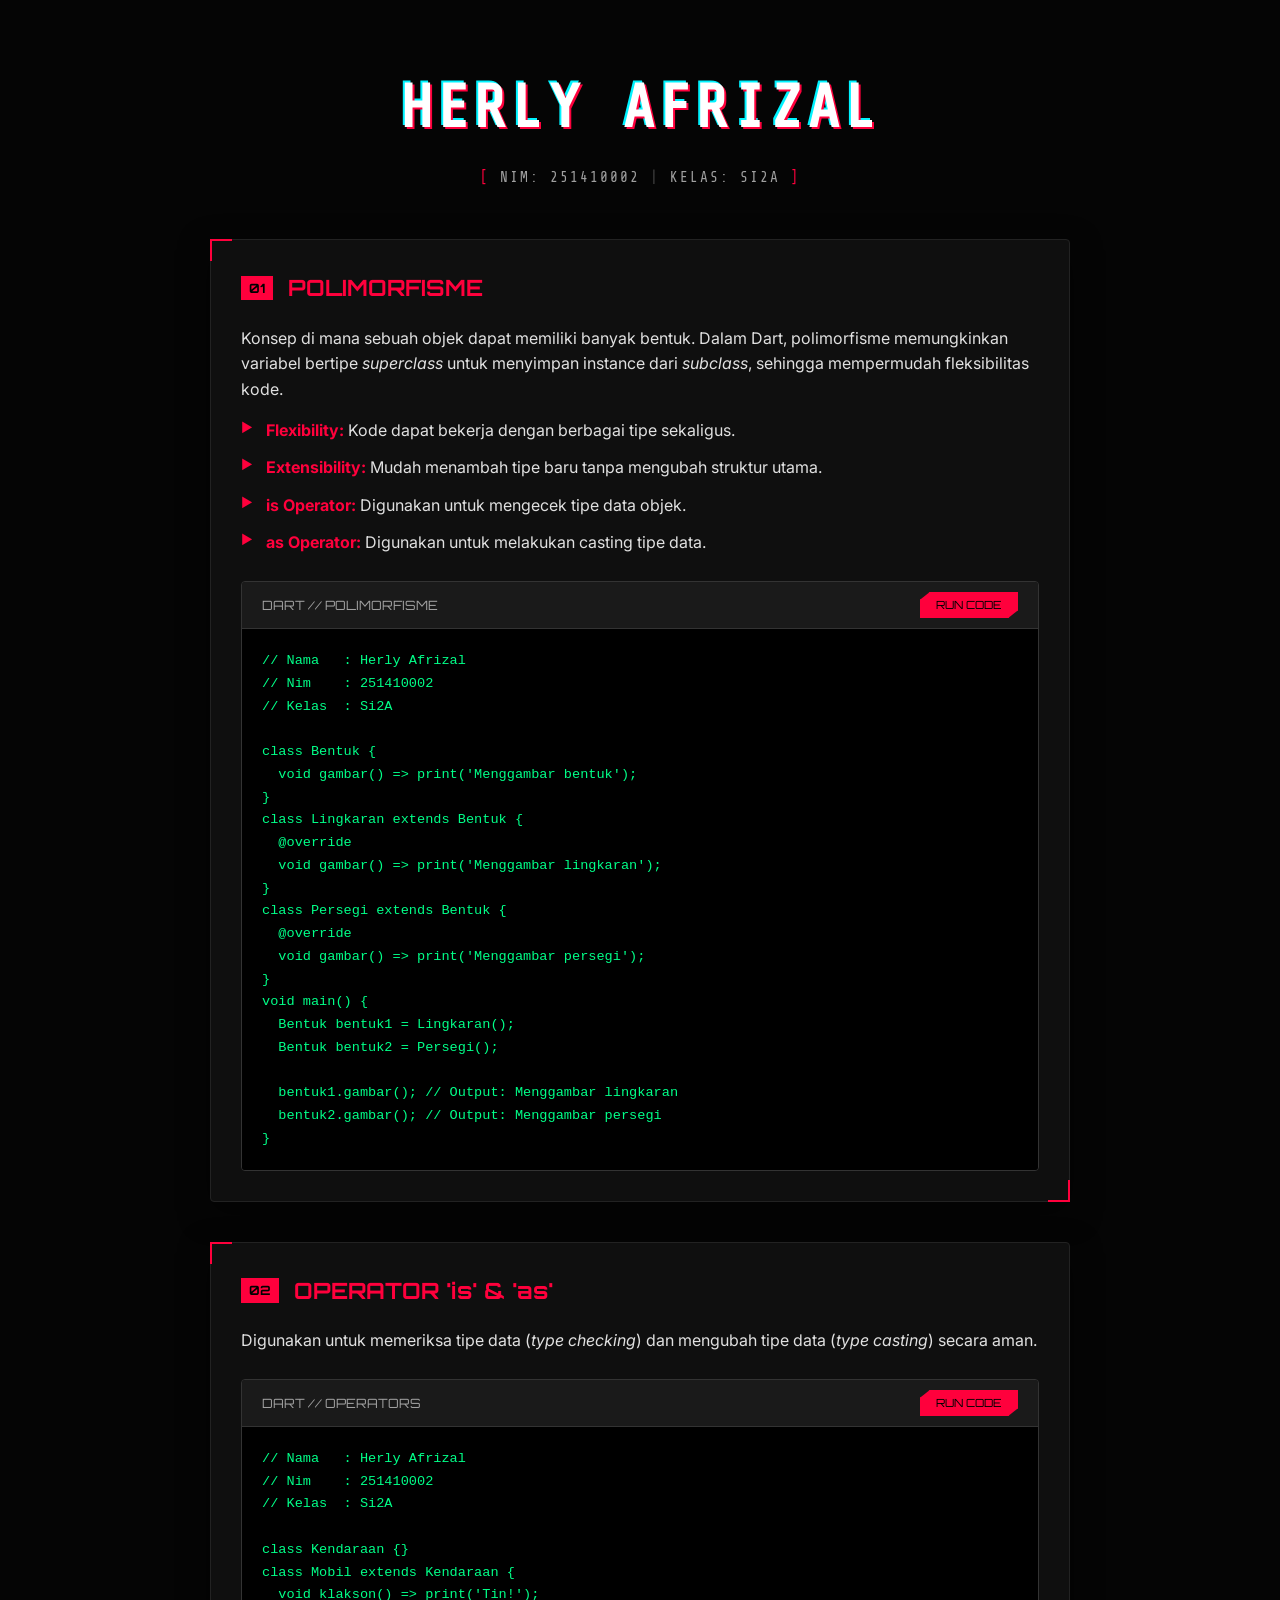
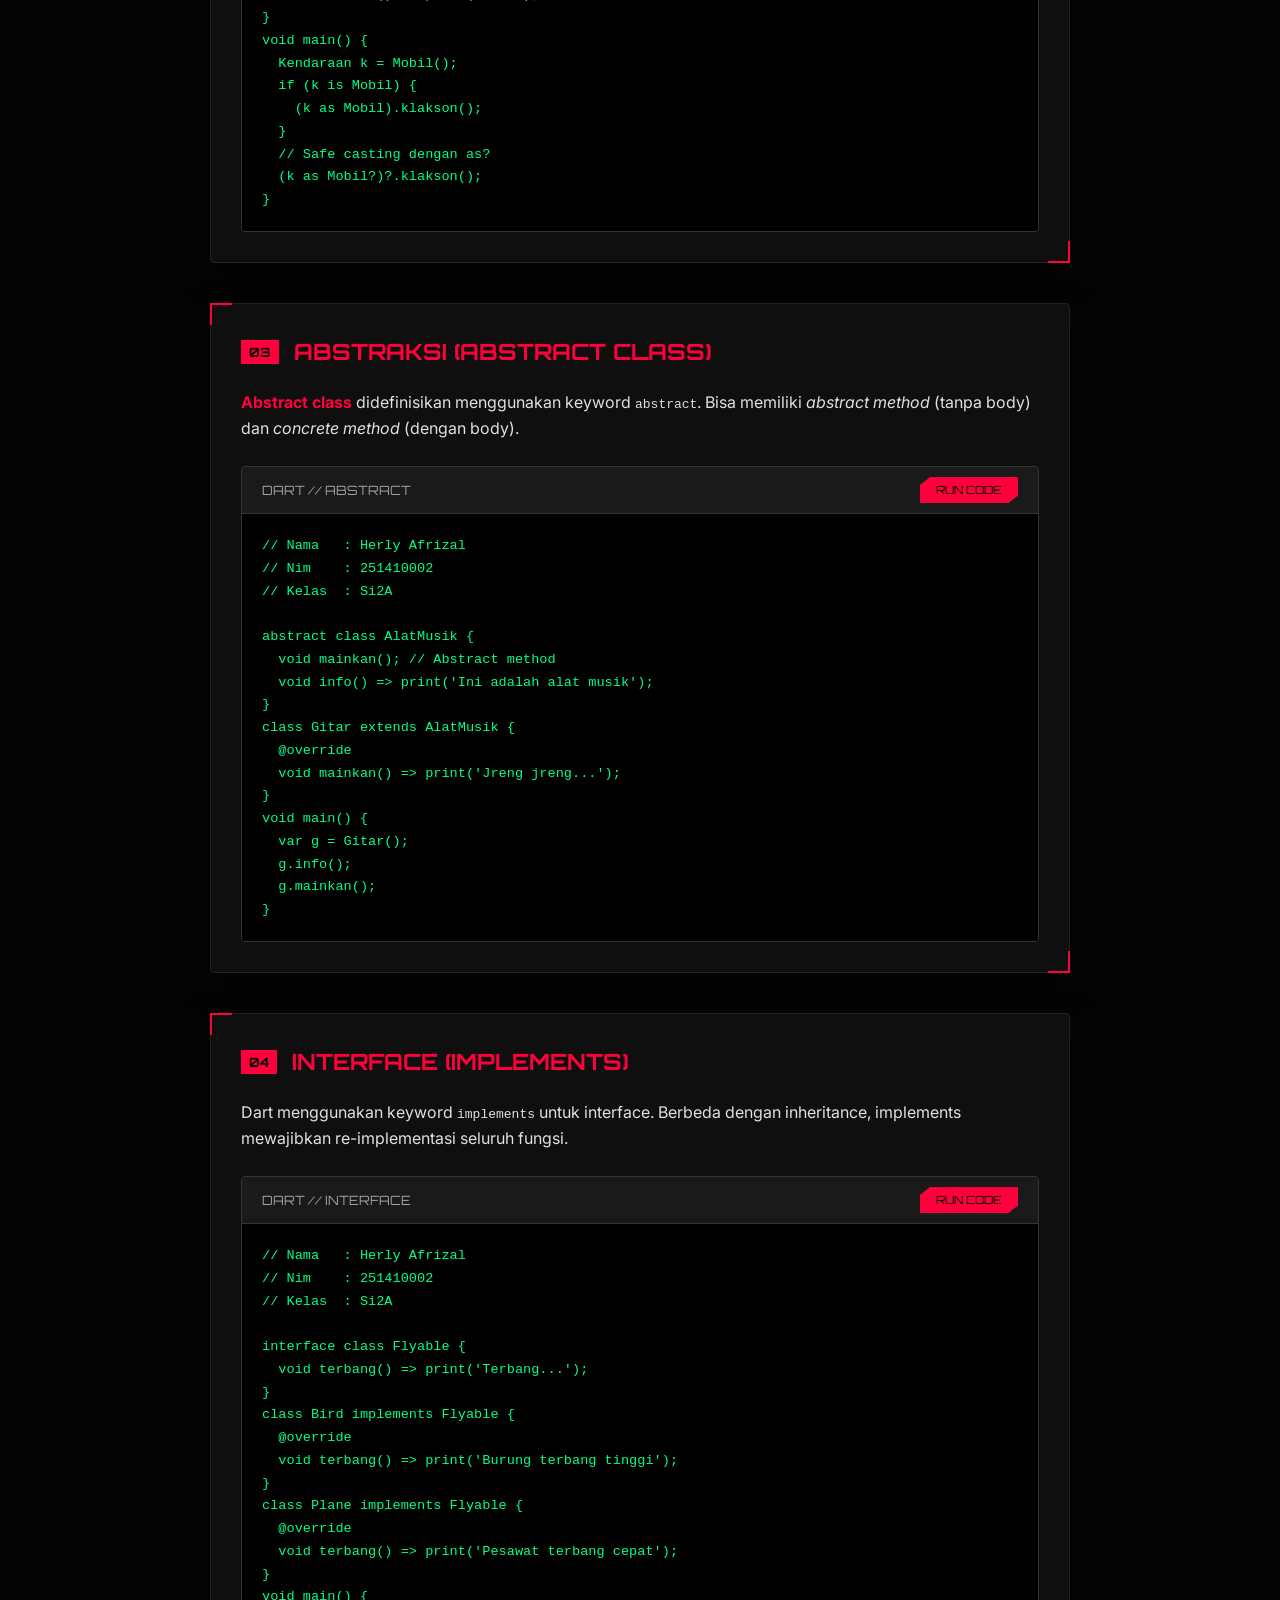
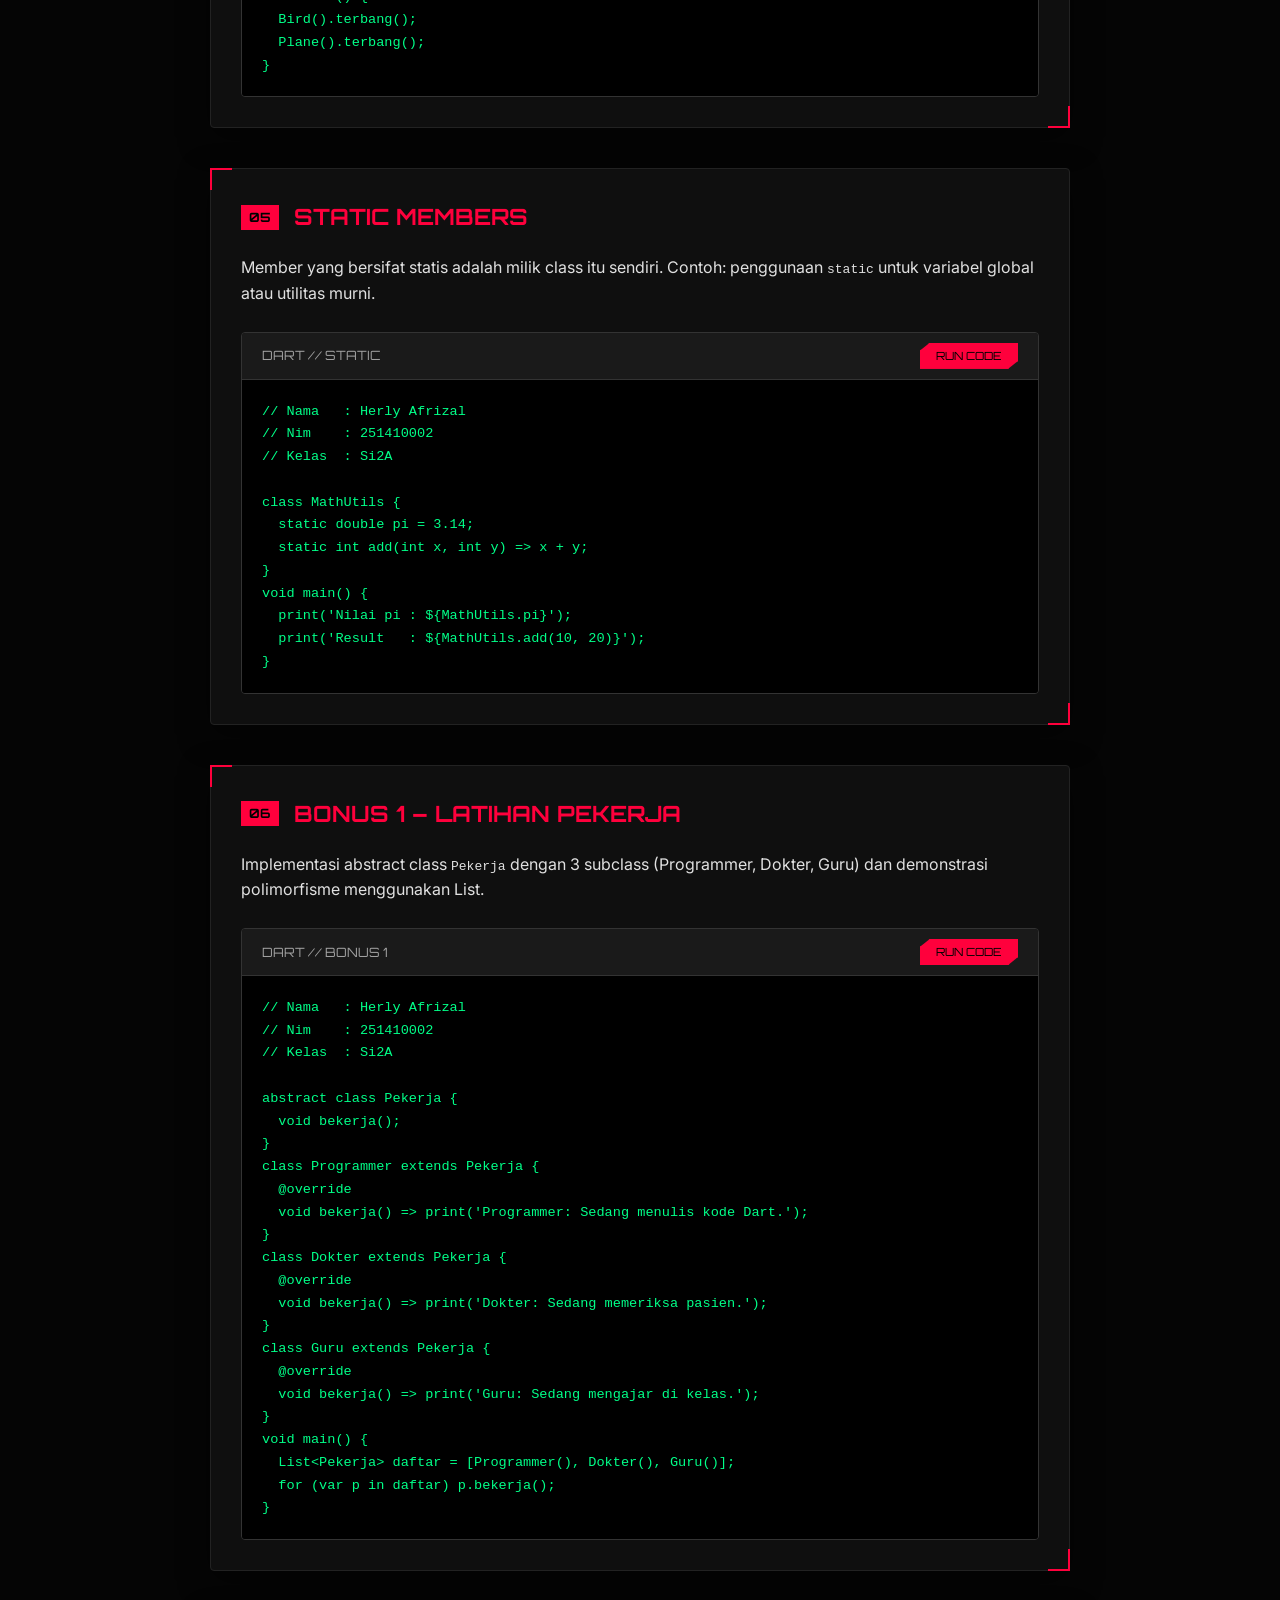
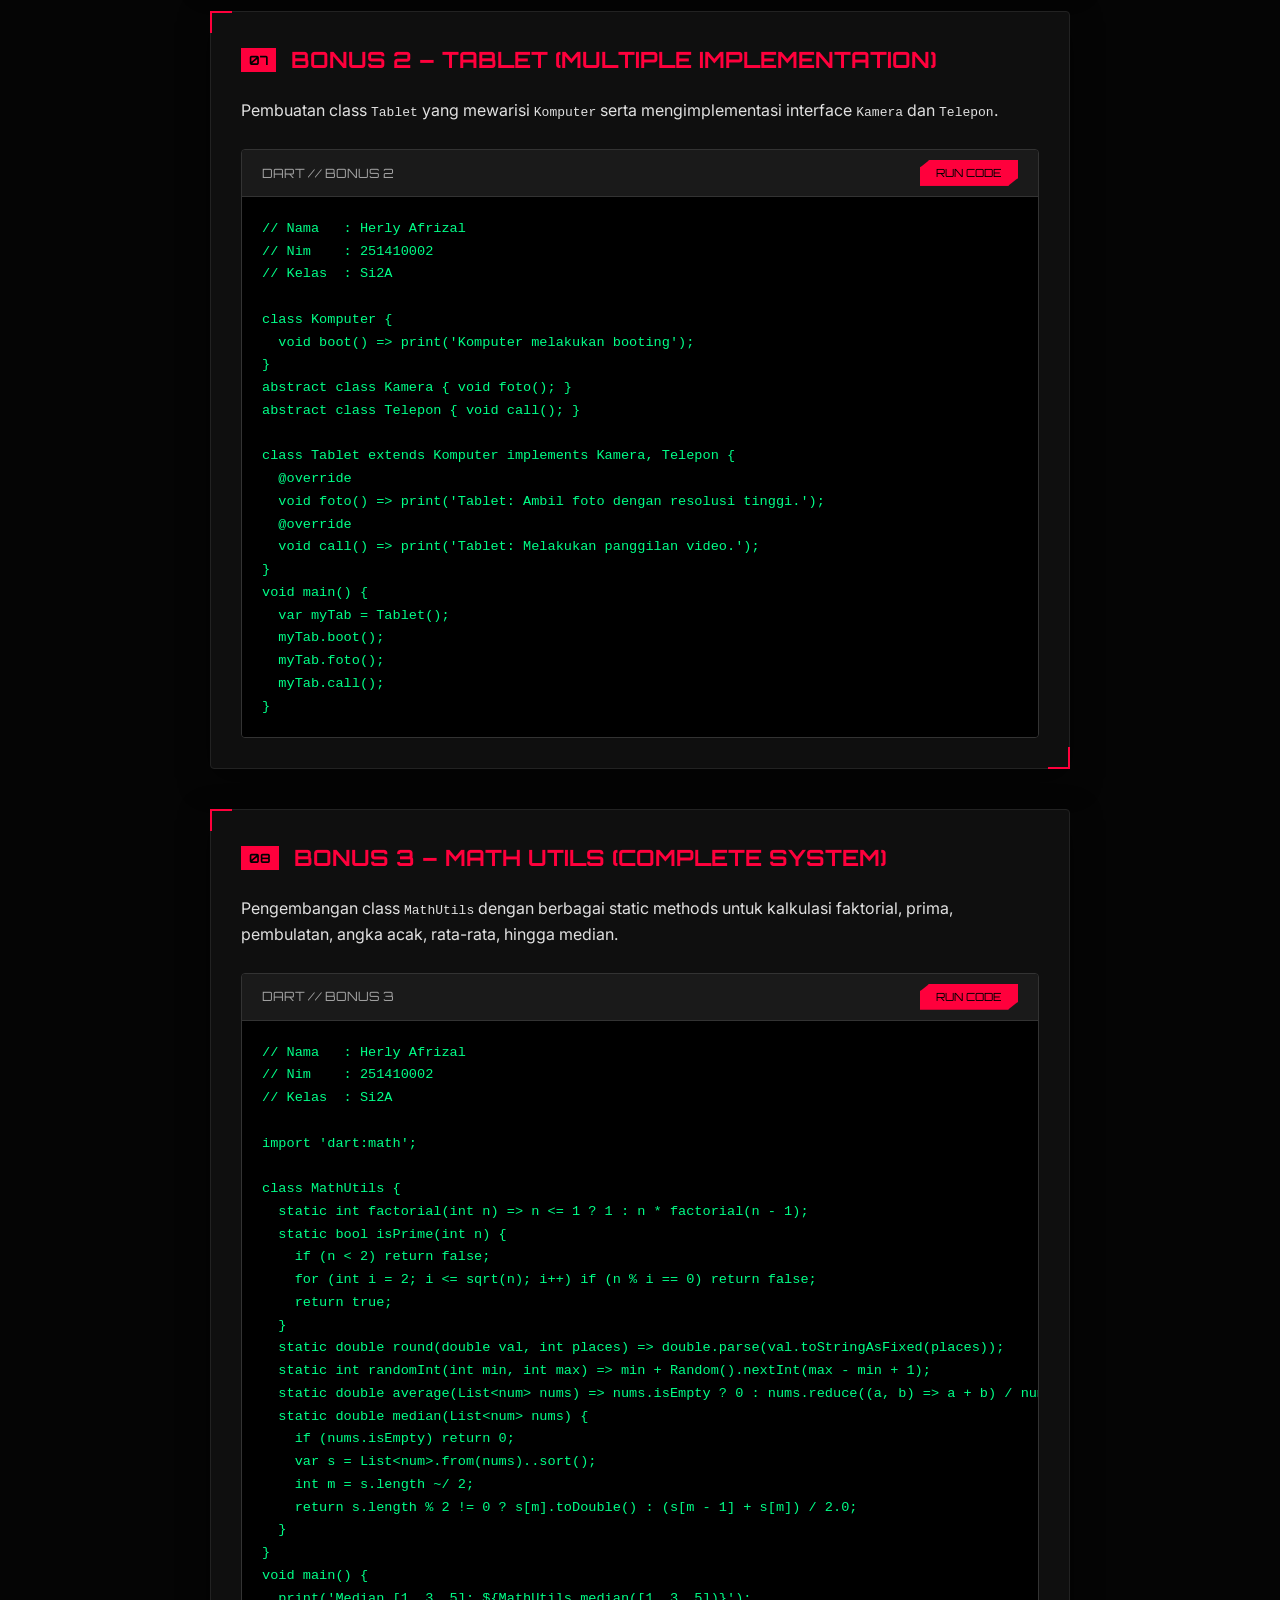
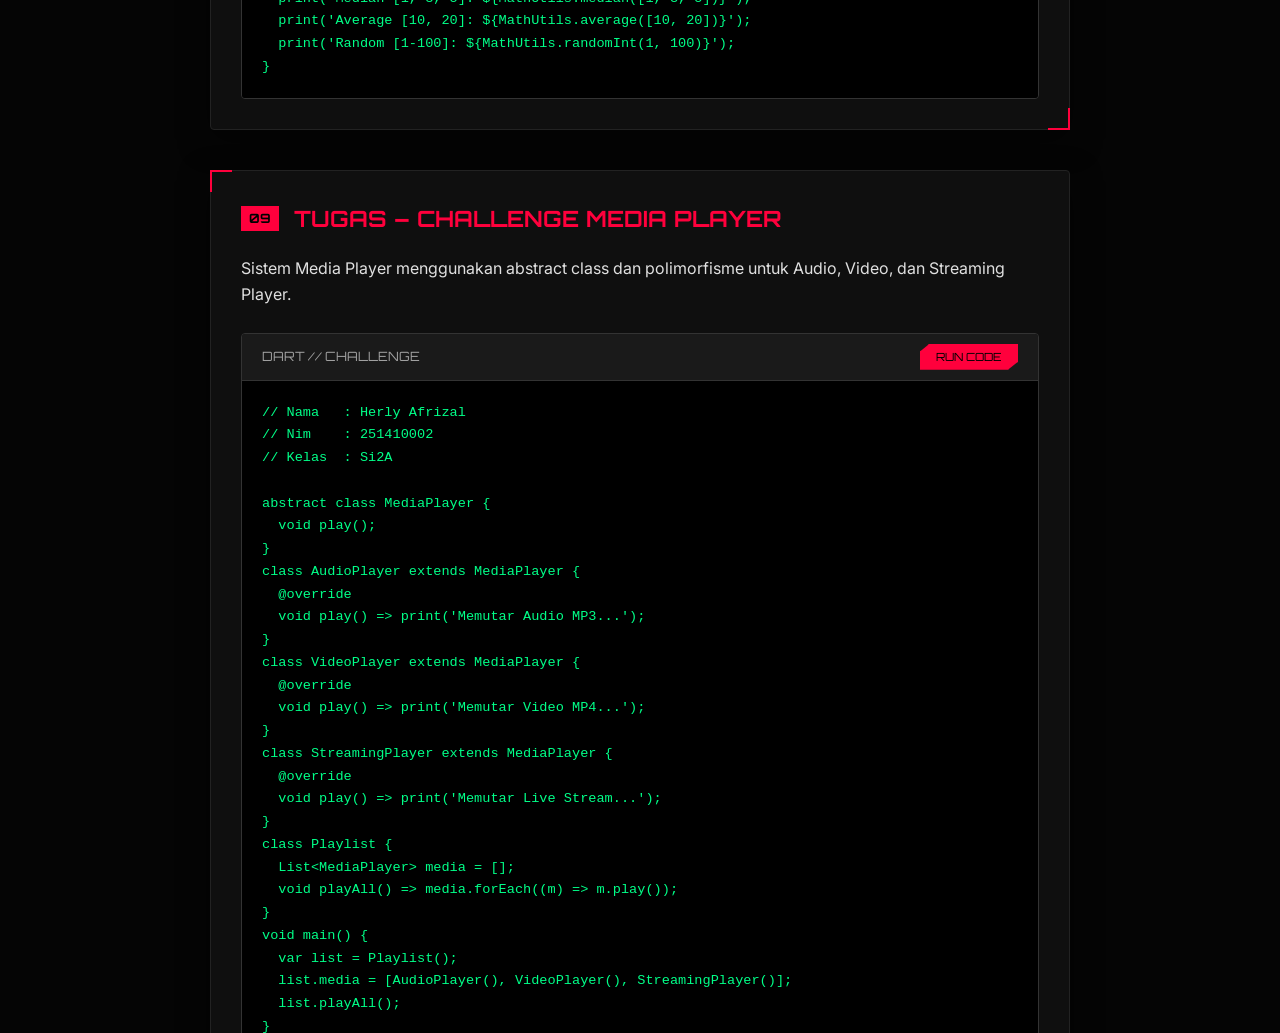
<file: Tugas4/index.html>
<!DOCTYPE html>
<html lang="id">

<head>
  <meta charset="UTF-8">
  <meta name="viewport" content="width=device-width, initial-scale=1.0">
  <title>Resume Materi - Herly Afrizal</title>
  <link
    href="https://fonts.googleapis.com/css2?family=Orbitron:wght@400;700;900&family=Inter:wght@300;400;600&family=Fira+Code:wght@400;500&family=Share+Tech+Mono&display=swap"
    rel="stylesheet">
  <style>
    :root {
      --bg-color: #050505;
      --card-bg: #0f0f0f;
      --accent-red: #ff003c;
      --accent-red-glow: rgba(255, 0, 60, 0.5);
      --text-main: #e0e0e0;
      --text-dim: #a0a0a0;
      --code-bg: #000000;
      --border-color: #222;
    }

    * {
      box-sizing: border-box;
      margin: 0;
      padding: 0;
    }

    body {
      background-color: var(--bg-color);
      color: var(--text-main);
      font-family: 'Inter', sans-serif;
      line-height: 1.6;
      overflow-x: hidden;
      background-image:
        linear-gradient(rgba(255, 0, 60, 0.03) 1px, transparent 1px),
        linear-gradient(90px, rgba(255, 0, 60, 0.03) 1px, transparent 1px);
      background-size: 30px 30px;
    }

    .container {
      max-width: 900px;
      margin: 60px auto;
      padding: 0 20px;
    }

    header {
      text-align: center;
      margin-bottom: 80px;
    }

    h1 {
      font-family: 'Orbitron', sans-serif;
      font-size: 3rem;
      font-weight: 900;
      color: var(--accent-red);
      text-transform: uppercase;
      letter-spacing: 5px;
      text-shadow: 0 0 20px var(--accent-red-glow);
    }

    h2 {
      font-family: 'Orbitron', sans-serif;
      font-size: 1rem;
      color: var(--text-dim);
      text-transform: uppercase;
      letter-spacing: 3px;
      margin-top: 10px;
    }

    .cyber-card {
      background: var(--card-bg);
      border: 1px solid var(--border-color);
      padding: 30px;
      margin-bottom: 40px;
      border-radius: 4px;
      position: relative;
      transition: all 0.3s ease;
      box-shadow: 0 10px 30px rgba(0, 0, 0, 0.5);
    }

    .cyber-card::before {
      content: "";
      position: absolute;
      top: -1px;
      left: -1px;
      width: 20px;
      height: 20px;
      border-top: 2px solid var(--accent-red);
      border-left: 2px solid var(--accent-red);
    }

    .cyber-card::after {
      content: "";
      position: absolute;
      bottom: -1px;
      right: -1px;
      width: 20px;
      height: 20px;
      border-bottom: 2px solid var(--accent-red);
      border-right: 2px solid var(--accent-red);
    }

    .cyber-card:hover {
      border-color: var(--accent-red);
      box-shadow: 0 0 15px rgba(255, 0, 60, 0.1);
    }

    h3 {
      font-family: 'Orbitron', sans-serif;
      font-size: 1.4rem;
      color: var(--accent-red);
      margin-bottom: 20px;
      display: flex;
      align-items: center;
      gap: 15px;
    }

    h3 span {
      font-size: 0.8rem;
      background: var(--accent-red);
      color: black;
      padding: 2px 8px;
    }

    ul {
      list-style: none;
      margin-top: 15px;
    }

    ul li {
      margin-bottom: 12px;
      padding-left: 25px;
      position: relative;
    }

    ul li::before {
      content: "▶";
      position: absolute;
      left: 0;
      color: var(--accent-red);
      font-size: 0.8rem;
    }

    b {
      color: var(--accent-red);
    }

    .code-container {
      margin-top: 25px;
      position: relative;
      border-radius: 4px;
      overflow: hidden;
      border: 1px solid #333;
    }

    .code-header {
      background: #1a1a1a;
      padding: 10px 20px;
      display: flex;
      justify-content: space-between;
      align-items: center;
      font-size: 0.8rem;
      border-bottom: 1px solid #333;
    }

    .code-header .lang {
      color: var(--text-dim);
      font-family: 'Orbitron', sans-serif;
    }

    .btn {
      background: transparent;
      border: 1px solid var(--accent-red);
      color: var(--accent-red);
      padding: 5px 15px;
      font-family: 'Orbitron', sans-serif;
      font-size: 0.7rem;
      cursor: pointer;
      text-transform: uppercase;
      transition: all 0.2s ease;
      clip-path: polygon(10% 0, 100% 0, 100% 70%, 90% 100%, 0 100%, 0 30%);
    }

    .btn:hover {
      background: var(--accent-red);
      color: black;
      box-shadow: 0 0 10px var(--accent-red-glow);
    }

    .btn.run {
      background: var(--accent-red);
      color: black;
    }

    pre {
      background-color: var(--code-bg);
      color: #00ff88;
      padding: 20px;
      margin: 0;
      overflow-x: auto;
      font-family: 'Fira Code', monospace;
      font-size: 0.85rem;
    }

    .status-bar {
      margin-top: 80px;
      text-align: center;
      font-size: 0.8rem;
      color: var(--text-dim);
      border-top: 1px solid var(--border-color);
      padding-top: 30px;
    }

    /* Modal Styles */
    .modal-overlay {
      display: none;
      position: fixed;
      top: 0;
      left: 0;
      width: 100%;
      height: 100%;
      background: rgba(0, 0, 0, 0.9);
      backdrop-filter: blur(10px);
      z-index: 10000;
      justify-content: center;
      align-items: center;
      opacity: 0;
      transition: opacity 0.3s ease;
    }

    .modal-overlay.active {
      display: flex;
      opacity: 1;
    }

    .modal-content {
      width: 95%;
      max-width: 1100px;
      height: 85vh;
      background: #050505;
      border: 1px solid var(--accent-red);
      position: relative;
      box-shadow: 0 0 50px rgba(255, 0, 60, 0.3);
      display: flex;
      flex-direction: column;
      transform: scale(0.9);
      transition: transform 0.4s cubic-bezier(0.175, 0.885, 0.32, 1.275);
    }

    .modal-overlay.active .modal-content {
      transform: scale(1);
    }

    .modal-header {
      background: #000;
      padding: 15px 25px;
      display: flex;
      justify-content: space-between;
      align-items: center;
      border-bottom: 2px solid #111;
    }

    .modal-title {
      font-family: 'Orbitron', sans-serif;
      color: var(--accent-red);
      font-size: 0.8rem;
      letter-spacing: 3px;
      text-transform: uppercase;
    }

    .close-modal {
      background: transparent;
      border: 1px solid var(--accent-red);
      color: var(--accent-red);
      width: 32px;
      height: 32px;
      display: flex;
      justify-content: center;
      align-items: center;
      cursor: pointer;
      font-family: 'Orbitron', sans-serif;
      font-weight: bold;
      transition: all 0.3s;
      clip-path: polygon(10% 0, 100% 0, 100% 70%, 90% 100%, 0 100%, 0 30%);
    }

    .close-modal:hover {
      background: var(--accent-red);
      color: black;
      box-shadow: 0 0 15px var(--accent-red-glow);
    }

    .modal-body {
      flex: 1;
      background: #000;
      position: relative;
    }

    .modal-body iframe {
      width: 100%;
      height: 100%;
      border: none;
    }

    .modal-content::before {
      content: "";
      position: absolute;
      top: -2px;
      left: -2px;
      width: 40px;
      height: 40px;
      border-top: 3px solid var(--accent-red);
      border-left: 3px solid var(--accent-red);
      pointer-events: none;
    }

    .glow {
      text-shadow: 0 0 10px var(--accent-red-glow);
    }

    .gerakan {
      font-family: 'Share Tech Mono', monospace;
      font-size: 60px;
      font-weight: 700;
      color: #fff;
      text-transform: uppercase;
      margin-bottom: 40px;
      position: relative;
      display: inline-block;
      text-shadow: 2px 2px var(--accent-red), -2px -2px #00f3ff;
      animation: glitch 3s infinite;
      width: 100%;
      text-align: center;
    }

    @keyframes glitch {
      0% {
        transform: translate(0);
      }

      5% {
        transform: translate(-2px, 2px);
        text-shadow: -2px -2px var(--accent-red), 2px 2px #00f3ff;
      }

      10% {
        transform: translate(2px, -2px);
        text-shadow: 2px 2px var(--accent-red), -2px -2px #00f3ff;
      }

      15% {
        transform: translate(0);
      }

      100% {
        transform: translate(0);
      }
    }

    ::-webkit-scrollbar {
      width: 8px;
    }

    ::-webkit-scrollbar-track {
      background: var(--bg-color);
    }

    ::-webkit-scrollbar-thumb {
      background: #333;
      border-radius: 4px;
    }

    ::-webkit-scrollbar-thumb:hover {
      background: var(--accent-red);
    }
  </style>
</head>

<body>

  <div class="container">
    <h1 class="gerakan">HERLY AFRIZAL</h1>
    <div
      style="text-align: center; margin-top: -30px; margin-bottom: 50px; font-family: 'Share Tech Mono', monospace; color: var(--text-dim); letter-spacing: 2px; text-transform: uppercase; font-size: 0.9rem;">
      <span style="color: var(--accent-red);">[</span>
      NIM: 251410002 <span style="color: #444;">|</span>
      Kelas: SI2A
      <span style="color: var(--accent-red);">]</span>
    </div>
    <div class="cyber-card">
      <h3><span>01</span> POLIMORFISME</h3>
      <p>Konsep di mana sebuah objek dapat memiliki banyak bentuk. Dalam Dart, polimorfisme memungkinkan variabel
        bertipe <i>superclass</i> untuk menyimpan instance dari <i>subclass</i>, sehingga mempermudah fleksibilitas
        kode.</p>
      <ul>
        <li><b>Flexibility:</b> Kode dapat bekerja dengan berbagai tipe sekaligus.</li>
        <li><b>Extensibility:</b> Mudah menambah tipe baru tanpa mengubah struktur utama.</li>
        <li><b>is Operator:</b> Digunakan untuk mengecek tipe data objek.</li>
        <li><b>as Operator:</b> Digunakan untuk melakukan casting tipe data.</li>
      </ul>
      <div class="code-container" id="code-poly">
        <div class="code-header">
          <span class="lang">DART // POLIMORFISME</span>
          <div class="code-actions">
            <button class="btn run" onclick="runCode('code-poly', 'e8970f0a12d18c0936f5a7ab35103589')">RUN CODE</button>
          </div>
        </div>
        <pre><code>// Nama   : Herly Afrizal
// Nim    : 251410002
// Kelas  : Si2A

class Bentuk {
  void gambar() => print('Menggambar bentuk');
}
class Lingkaran extends Bentuk {
  @override
  void gambar() => print('Menggambar lingkaran');
}
class Persegi extends Bentuk {
  @override
  void gambar() => print('Menggambar persegi');
}
void main() {
  Bentuk bentuk1 = Lingkaran(); 
  Bentuk bentuk2 = Persegi();
  
  bentuk1.gambar(); // Output: Menggambar lingkaran
  bentuk2.gambar(); // Output: Menggambar persegi
}</code></pre>
      </div>
    </div>

    <div class="cyber-card">
      <h3><span>02</span> OPERATOR 'is' & 'as'</h3>
      <p>Digunakan untuk memeriksa tipe data (<i>type checking</i>) dan mengubah tipe data (<i>type casting</i>) secara
        aman.</p>
      <div class="code-container" id="code-operators">
        <div class="code-header">
          <span class="lang">DART // OPERATORS</span>
          <div class="code-actions">
            <button class="btn run" onclick="runCode('code-operators', '1b0ff283fa2027e27e79e78a994b7131')">RUN
              CODE</button>
          </div>
        </div>
        <pre><code>// Nama   : Herly Afrizal
// Nim    : 251410002
// Kelas  : Si2A

class Kendaraan {}
class Mobil extends Kendaraan {
  void klakson() => print('Tin!');
}
void main() {
  Kendaraan k = Mobil();
  if (k is Mobil) {
    (k as Mobil).klakson();
  }
  // Safe casting dengan as?
  (k as Mobil?)?.klakson();
}</code></pre>
      </div>
    </div>

    <div class="cyber-card">
      <h3><span>03</span> ABSTRAKSI (ABSTRACT CLASS)</h3>
      <p><b>Abstract class</b> didefinisikan menggunakan keyword <code>abstract</code>. Bisa memiliki <i>abstract
          method</i> (tanpa body) dan <i>concrete method</i> (dengan body).</p>
      <div class="code-container" id="code-abstract">
        <div class="code-header">
          <span class="lang">DART // ABSTRACT</span>
          <div class="code-actions">
            <button class="btn run" onclick="runCode('code-abstract', '8b14040fe73dfcc1ca3044d7204ca41e')">RUN
              CODE</button>
          </div>
        </div>
        <pre><code>// Nama   : Herly Afrizal
// Nim    : 251410002
// Kelas  : Si2A

abstract class AlatMusik {
  void mainkan(); // Abstract method
  void info() => print('Ini adalah alat musik');
}
class Gitar extends AlatMusik {
  @override
  void mainkan() => print('Jreng jreng...');
}
void main() {
  var g = Gitar();
  g.info();
  g.mainkan();
}</code></pre>
      </div>
    </div>

    <div class="cyber-card">
      <h3><span>04</span> INTERFACE (IMPLEMENTS)</h3>
      <p>Dart menggunakan keyword <code>implements</code> untuk interface. Berbeda dengan inheritance, implements
        mewajibkan re-implementasi seluruh fungsi.</p>
      <div class="code-container" id="code-interface">
        <div class="code-header">
          <span class="lang">DART // INTERFACE</span>
          <div class="code-actions">
            <button class="btn run" onclick="runCode('code-interface', 'd96011abaa6af170782174c362a3d5a8')">RUN
              CODE</button>
          </div>
        </div>
        <pre><code>// Nama   : Herly Afrizal
// Nim    : 251410002
// Kelas  : Si2A

interface class Flyable {
  void terbang() => print('Terbang...');
}
class Bird implements Flyable {
  @override
  void terbang() => print('Burung terbang tinggi');
}
class Plane implements Flyable {
  @override
  void terbang() => print('Pesawat terbang cepat');
}
void main() {
  Bird().terbang();
  Plane().terbang();
}</code></pre>
      </div>
    </div>

    <div class="cyber-card">
      <h3><span>05</span> STATIC MEMBERS</h3>
      <p>Member yang bersifat statis adalah milik class itu sendiri. Contoh: penggunaan <code>static</code> untuk
        variabel global atau utilitas murni.</p>
      <div class="code-container" id="code-static">
        <div class="code-header">
          <span class="lang">DART // STATIC</span>
          <div class="code-actions">
            <button class="btn run" onclick="runCode('code-static', 'a62692e7e496081d11c33bc07bae75c2')">RUN
              CODE</button>
          </div>
        </div>
        <pre><code>// Nama   : Herly Afrizal
// Nim    : 251410002
// Kelas  : Si2A

class MathUtils {
  static double pi = 3.14;
  static int add(int x, int y) => x + y;
}
void main() {
  print('Nilai pi : ${MathUtils.pi}');
  print('Result   : ${MathUtils.add(10, 20)}');
}</code></pre>
      </div>
    </div>

    <div class="cyber-card">
      <h3><span>06</span> BONUS 1 – LATIHAN PEKERJA</h3>
      <p>Implementasi abstract class <code>Pekerja</code> dengan 3 subclass (Programmer, Dokter, Guru) dan demonstrasi
        polimorfisme menggunakan List.</p>
      <div class="code-container" id="code-bonus1">
        <div class="code-header">
          <span class="lang">DART // BONUS 1</span>
          <div class="code-actions">
            <button class="btn run" onclick="runCode('code-bonus1', '583e303412b96ee0a0a1b9fdc9bbceac')">RUN
              CODE</button>
          </div>
        </div>
        <pre><code>// Nama   : Herly Afrizal
// Nim    : 251410002
// Kelas  : Si2A

abstract class Pekerja {
  void bekerja();
}
class Programmer extends Pekerja {
  @override
  void bekerja() => print('Programmer: Sedang menulis kode Dart.');
}
class Dokter extends Pekerja {
  @override
  void bekerja() => print('Dokter: Sedang memeriksa pasien.');
}
class Guru extends Pekerja {
  @override
  void bekerja() => print('Guru: Sedang mengajar di kelas.');
}
void main() {
  List&lt;Pekerja&gt; daftar = [Programmer(), Dokter(), Guru()];
  for (var p in daftar) p.bekerja();
}</code></pre>
      </div>
    </div>

    <div class="cyber-card">
      <h3><span>07</span> BONUS 2 – TABLET (MULTIPLE IMPLEMENTATION)</h3>
      <p>Pembuatan class <code>Tablet</code> yang mewarisi <code>Komputer</code> serta mengimplementasi interface
        <code>Kamera</code> dan <code>Telepon</code>.
      </p>
      <div class="code-container" id="code-bonus2">
        <div class="code-header">
          <span class="lang">DART // BONUS 2</span>
          <div class="code-actions">
            <button class="btn run" onclick="runCode('code-bonus2', '806a87721493628c8ac6f787b9c96c57')">RUN
              CODE</button>
          </div>
        </div>
        <pre><code>// Nama   : Herly Afrizal
// Nim    : 251410002
// Kelas  : Si2A

class Komputer {
  void boot() => print('Komputer melakukan booting');
}
abstract class Kamera { void foto(); }
abstract class Telepon { void call(); }

class Tablet extends Komputer implements Kamera, Telepon {
  @override
  void foto() => print('Tablet: Ambil foto dengan resolusi tinggi.');
  @override
  void call() => print('Tablet: Melakukan panggilan video.');
}
void main() {
  var myTab = Tablet();
  myTab.boot();
  myTab.foto();
  myTab.call();
}</code></pre>
      </div>
    </div>

    <div class="cyber-card">
      <h3><span>08</span> BONUS 3 – MATH UTILS (COMPLETE SYSTEM)</h3>
      <p>Pengembangan class <code>MathUtils</code> dengan berbagai static methods untuk kalkulasi faktorial, prima,
        pembulatan, angka acak, rata-rata, hingga median.</p>
      <div class="code-container" id="code-bonus3">
        <div class="code-header">
          <span class="lang">DART // BONUS 3</span>
          <div class="code-actions">
            <button class="btn run" onclick="runCode('code-bonus3', 'f8a061ba26687488b5181fed8ada9c3c')">RUN
              CODE</button>
          </div>
        </div>
        <pre><code>// Nama   : Herly Afrizal
// Nim    : 251410002
// Kelas  : Si2A

import 'dart:math';

class MathUtils {
  static int factorial(int n) => n &lt;= 1 ? 1 : n * factorial(n - 1);
  static bool isPrime(int n) {
    if (n &lt; 2) return false;
    for (int i = 2; i &lt;= sqrt(n); i++) if (n % i == 0) return false;
    return true;
  }
  static double round(double val, int places) =&gt; double.parse(val.toStringAsFixed(places));
  static int randomInt(int min, int max) =&gt; min + Random().nextInt(max - min + 1);
  static double average(List&lt;num&gt; nums) =&gt; nums.isEmpty ? 0 : nums.reduce((a, b) =&gt; a + b) / nums.length;
  static double median(List&lt;num&gt; nums) {
    if (nums.isEmpty) return 0;
    var s = List&lt;num&gt;.from(nums)..sort();
    int m = s.length ~/ 2;
    return s.length % 2 != 0 ? s[m].toDouble() : (s[m - 1] + s[m]) / 2.0;
  }
}
void main() {
  print('Median [1, 3, 5]: ${MathUtils.median([1, 3, 5])}');
  print('Average [10, 20]: ${MathUtils.average([10, 20])}');
  print('Random [1-100]: ${MathUtils.randomInt(1, 100)}');
}</code></pre>
      </div>
    </div>

    <div class="cyber-card">
      <h3><span>09</span> TUGAS – CHALLENGE MEDIA PLAYER</h3>
      <p>Sistem Media Player menggunakan abstract class dan polimorfisme untuk Audio, Video, dan Streaming Player.</p>
      <div class="code-container" id="code-challenge">
        <div class="code-header">
          <span class="lang">DART // CHALLENGE</span>
          <div class="code-actions">
            <button class="btn run" onclick="runCode('code-challenge', 'b9f822730f5e2b97fca98ded8ed95b6f')">RUN
              CODE</button>
          </div>
        </div>
        <pre><code>// Nama   : Herly Afrizal
// Nim    : 251410002
// Kelas  : Si2A

abstract class MediaPlayer {
  void play();
}
class AudioPlayer extends MediaPlayer {
  @override
  void play() => print('Memutar Audio MP3...');
}
class VideoPlayer extends MediaPlayer {
  @override
  void play() => print('Memutar Video MP4...');
}
class StreamingPlayer extends MediaPlayer {
  @override
  void play() => print('Memutar Live Stream...');
}
class Playlist {
  List&lt;MediaPlayer&gt; media = [];
  void playAll() => media.forEach((m) => m.play());
}
void main() {
  var list = Playlist();
  list.media = [AudioPlayer(), VideoPlayer(), StreamingPlayer()];
  list.playAll();
}</code></pre>
      </div>
    </div>
  </div>

  <div class="status-bar">
    &copy; 2026 - Herly Afrizal - 251410002 - Sistem Informasi
  </div>

  <!-- Modal Structure -->
  <div class="modal-overlay" id="codeModal" onclick="if(event.target === this) closeModal()">
    <div class="modal-content">
      <div class="modal-header">
        <div class="modal-title">RUNNING SYSTEM // ANALYZING_CODE</div>
        <button class="close-modal" onclick="closeModal()">X</button>
      </div>
      <div class="modal-body" id="modalIframeContainer">
        <!-- Iframe injected here -->
      </div>
    </div>
  </div>

  <script>
    // SECURITY PROTOCOL: ANTI-VANDALISM & ANTI-VIEWSOURCE
    document.addEventListener('contextmenu', e => e.preventDefault());
    document.onkeydown = function (e) {
      if (e.keyCode == 123) return false; // F12
      if (e.ctrlKey && e.shiftKey && (e.keyCode == 73 || e.keyCode == 74 || e.keyCode == 67)) return false; // Ctrl+Shift+I/J/C
      if (e.ctrlKey && e.keyCode == 85) return false; // Ctrl+U
      if (e.ctrlKey && e.keyCode == 83) return false; // Ctrl+S
    };
    document.onselectstart = function () { return false; };
  </script>

  <script>
    function copyCode(id) {
      const code = document.querySelector(`#${id} code`).innerText;
      navigator.clipboard.writeText(code).then(() => {
        const btn = document.querySelector(`#${id} .btn`);
        const originalText = btn.innerText;
        btn.innerText = 'COPIED!';
        btn.style.color = '#00ff88';
        btn.style.borderColor = '#00ff88';
        setTimeout(() => {
          btn.innerText = originalText;
          btn.style.color = '';
          btn.style.borderColor = '';
        }, 2000);
      });
    }

    function runCode(id, dartPadId) {
      const modal = document.getElementById('codeModal');
      const iframeContainer = document.getElementById('modalIframeContainer');

      modal.classList.add('active');
      document.body.style.overflow = 'hidden'; // Stop background scrolling

      const iframe = document.createElement('iframe');
      if (dartPadId) {
        iframe.src = `https://dartpad.dev/embed-inline.html?id=${dartPadId}&theme=dark&run=true`;
      } else {
        const container = document.getElementById(id);
        const code = container.querySelector('code').innerText;
        const encodedCode = encodeURIComponent(code);
        iframe.src = `https://dartpad.dev/embed-inline.html?theme=dark&run=true&code=${encodedCode}`;
      }

      iframeContainer.innerHTML = '';
      iframeContainer.appendChild(iframe);
    }

    function closeModal() {
      const modal = document.getElementById('codeModal');
      modal.classList.remove('active');
      document.body.style.overflow = ''; // Restore scrolling
      document.getElementById('modalIframeContainer').innerHTML = '';
    }
  </script>
</body>

</html>
</file>
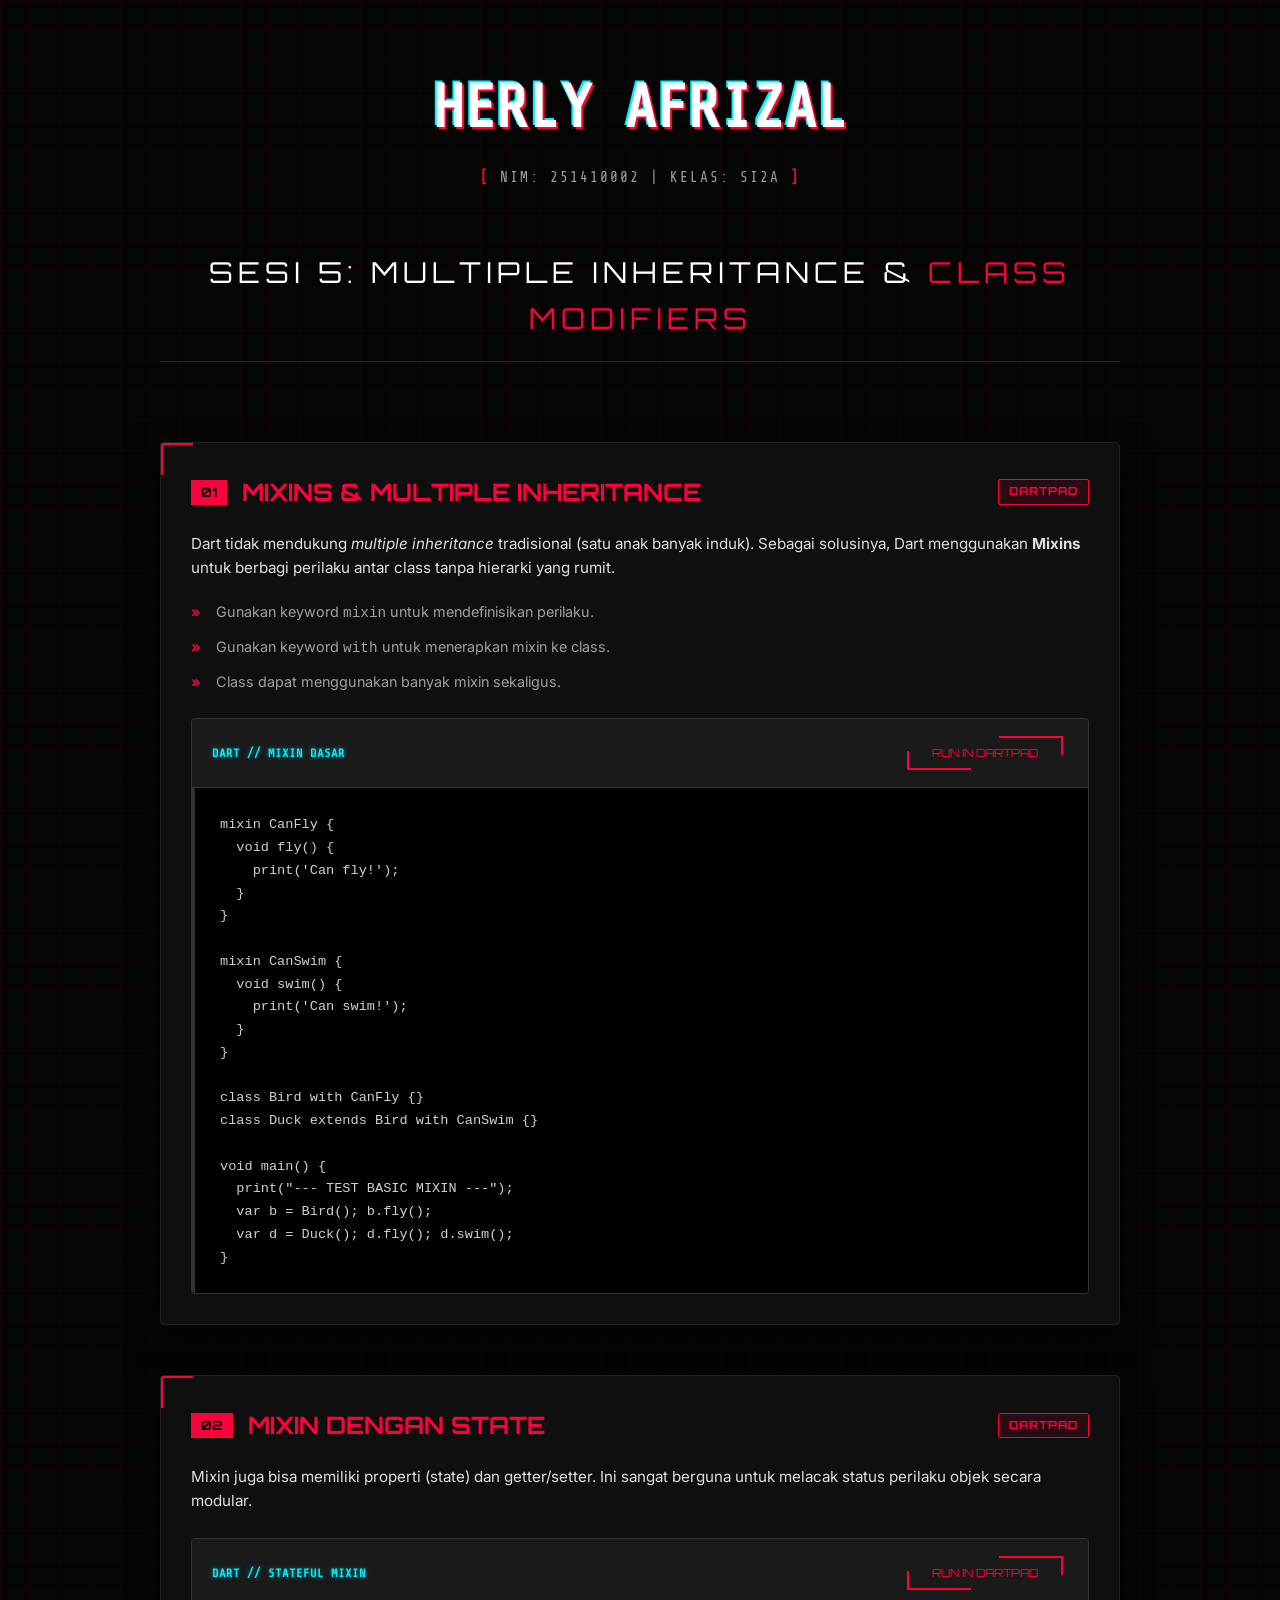
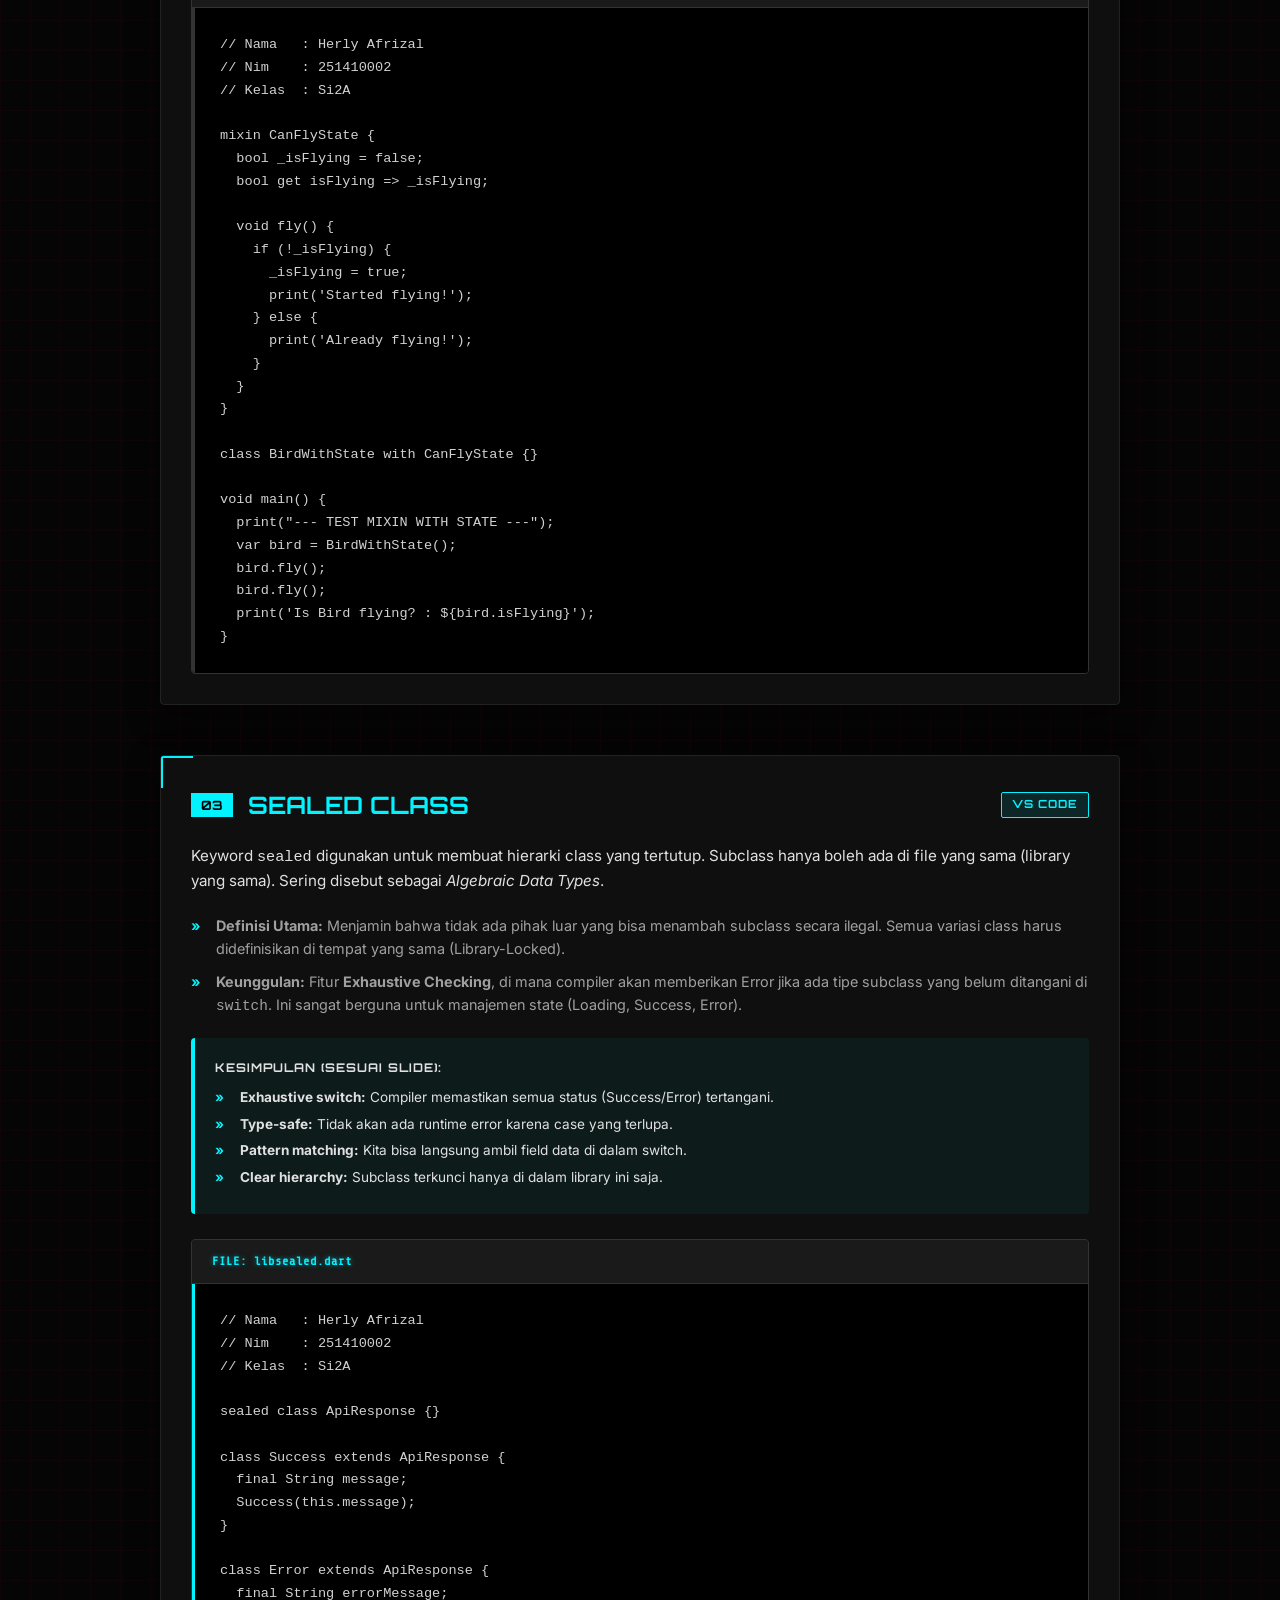
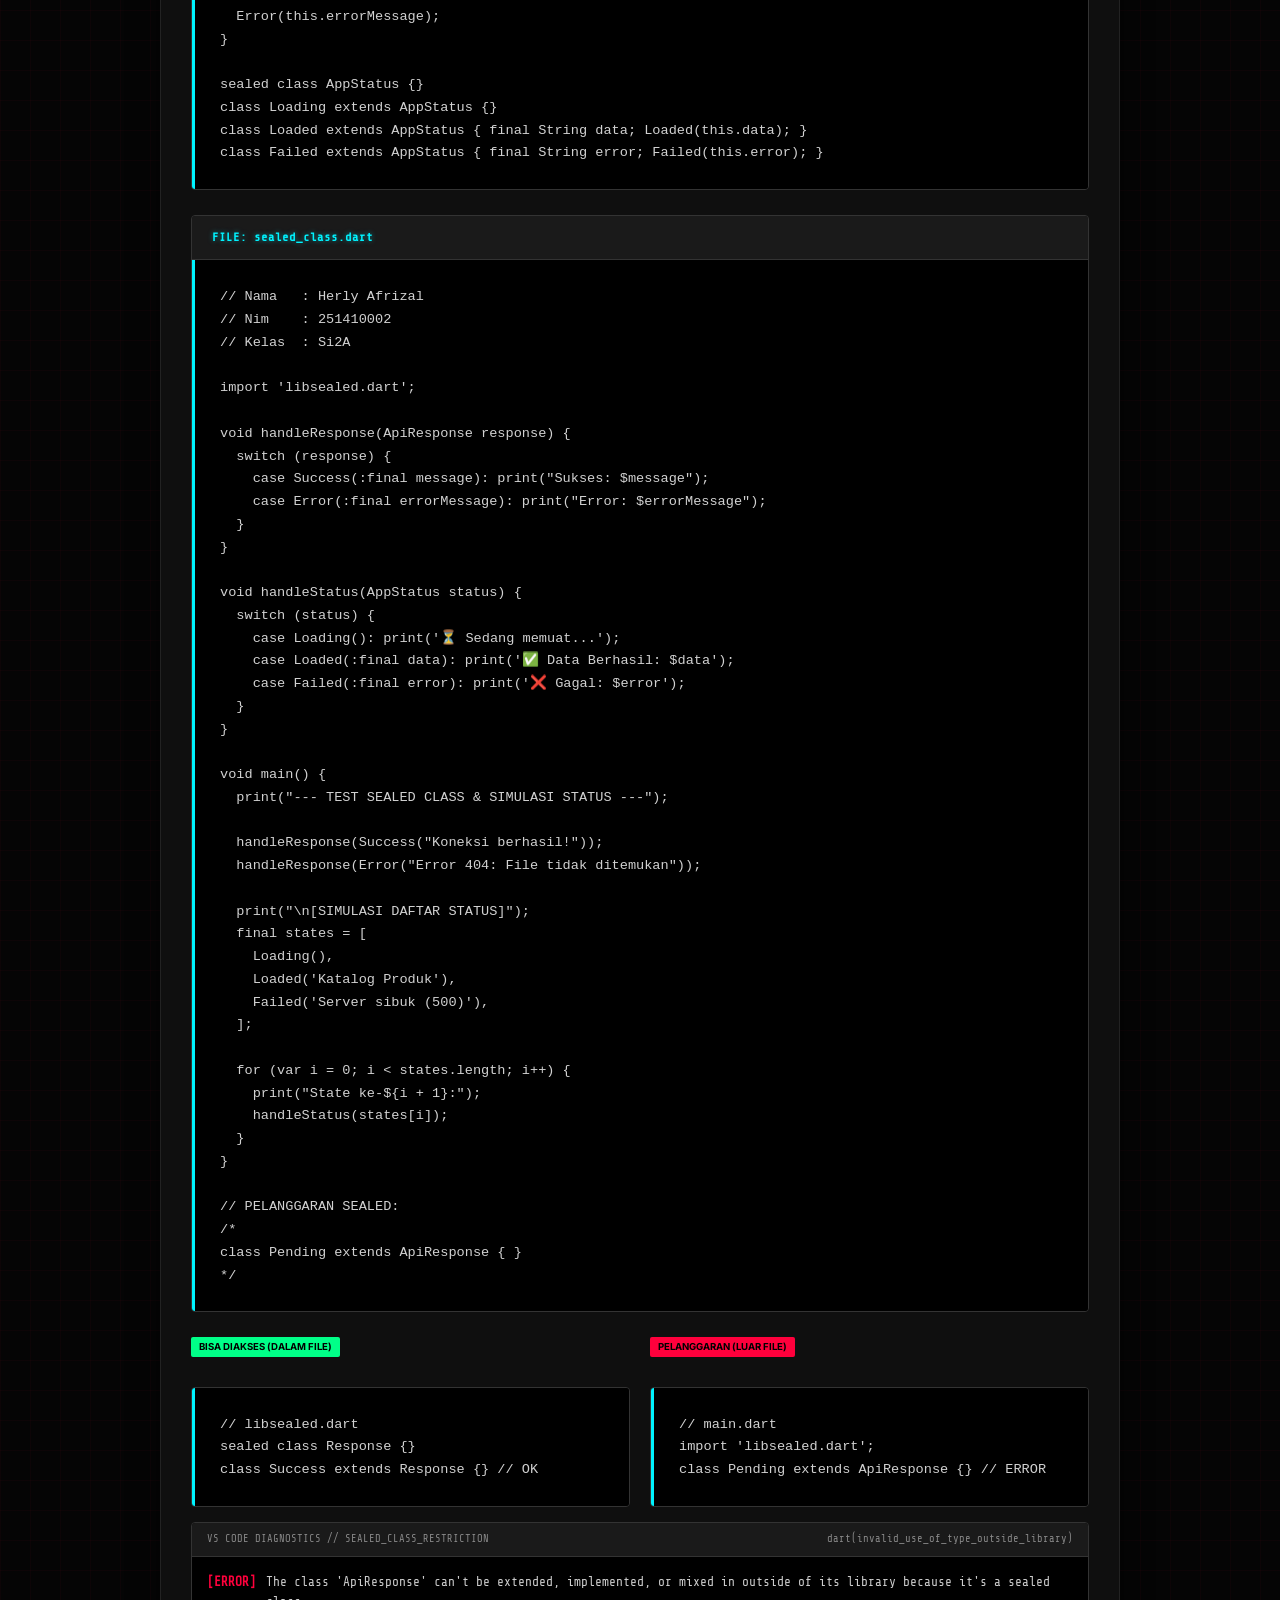
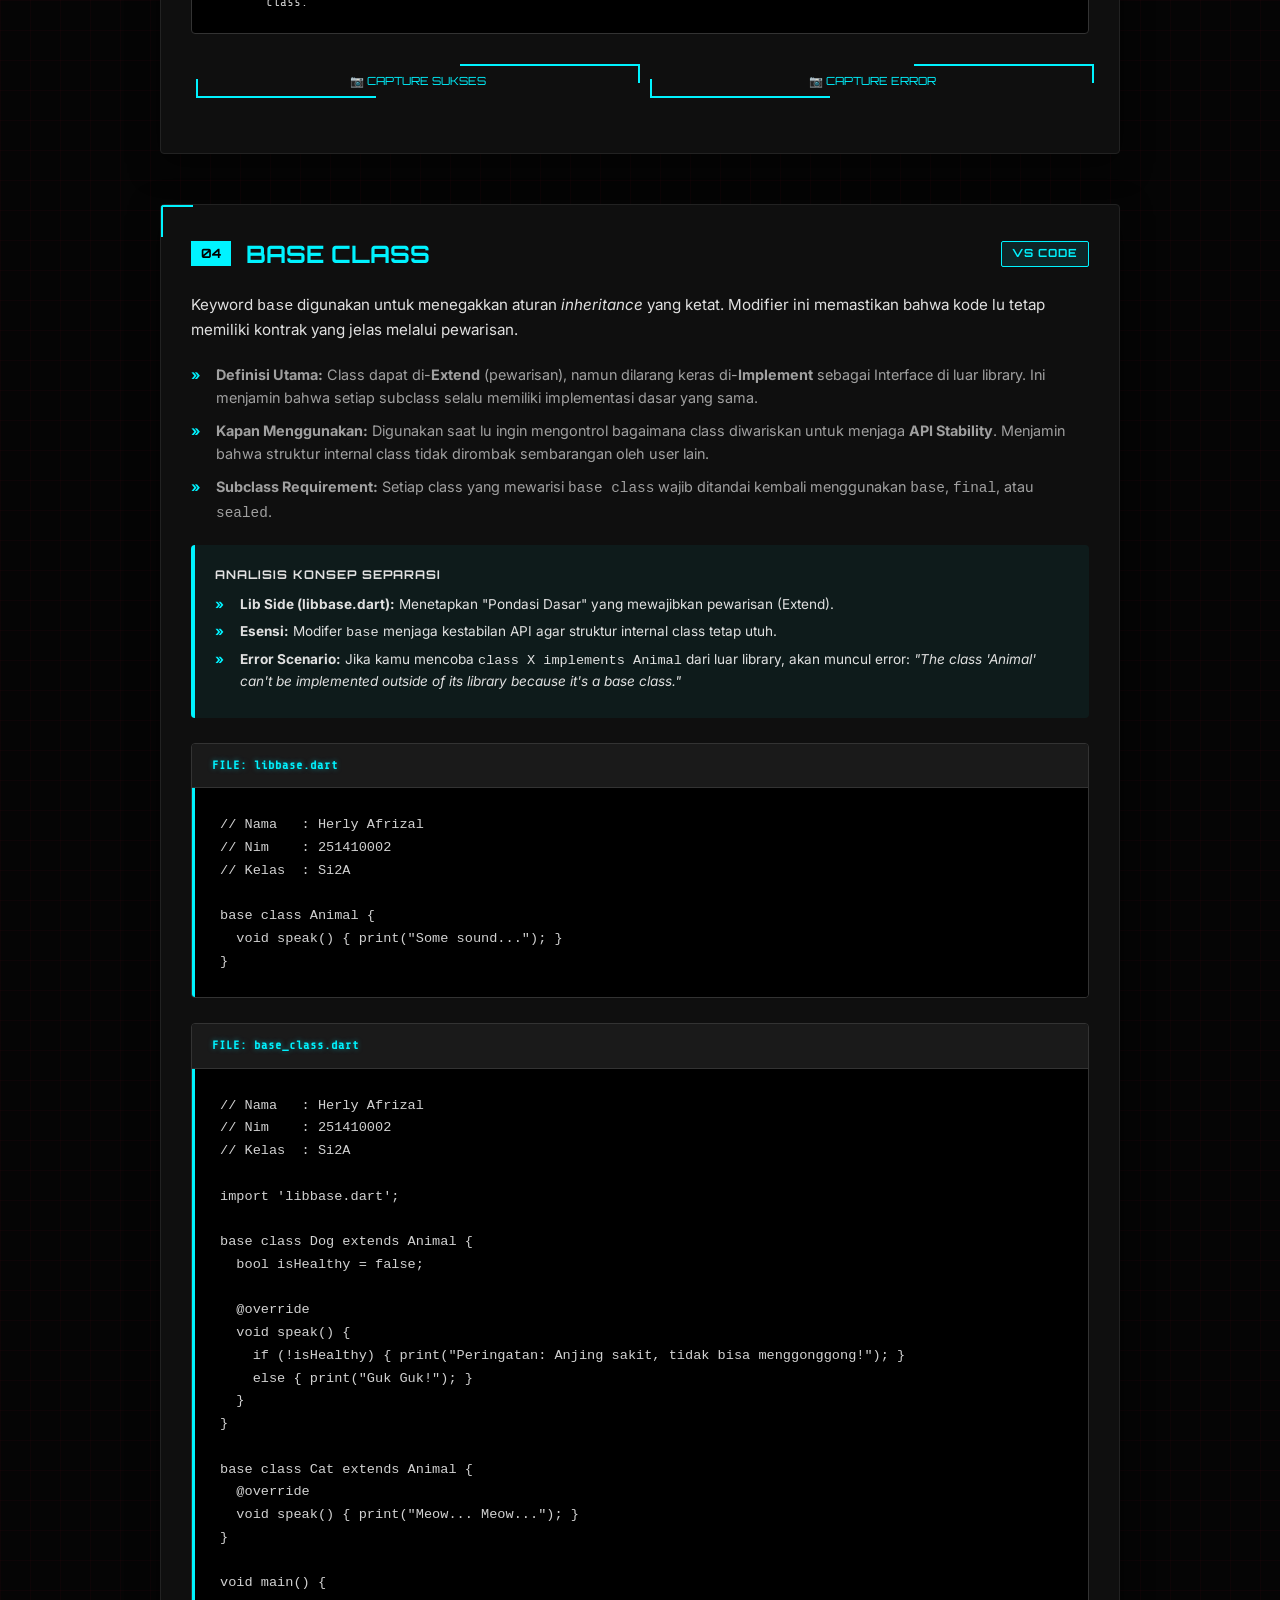
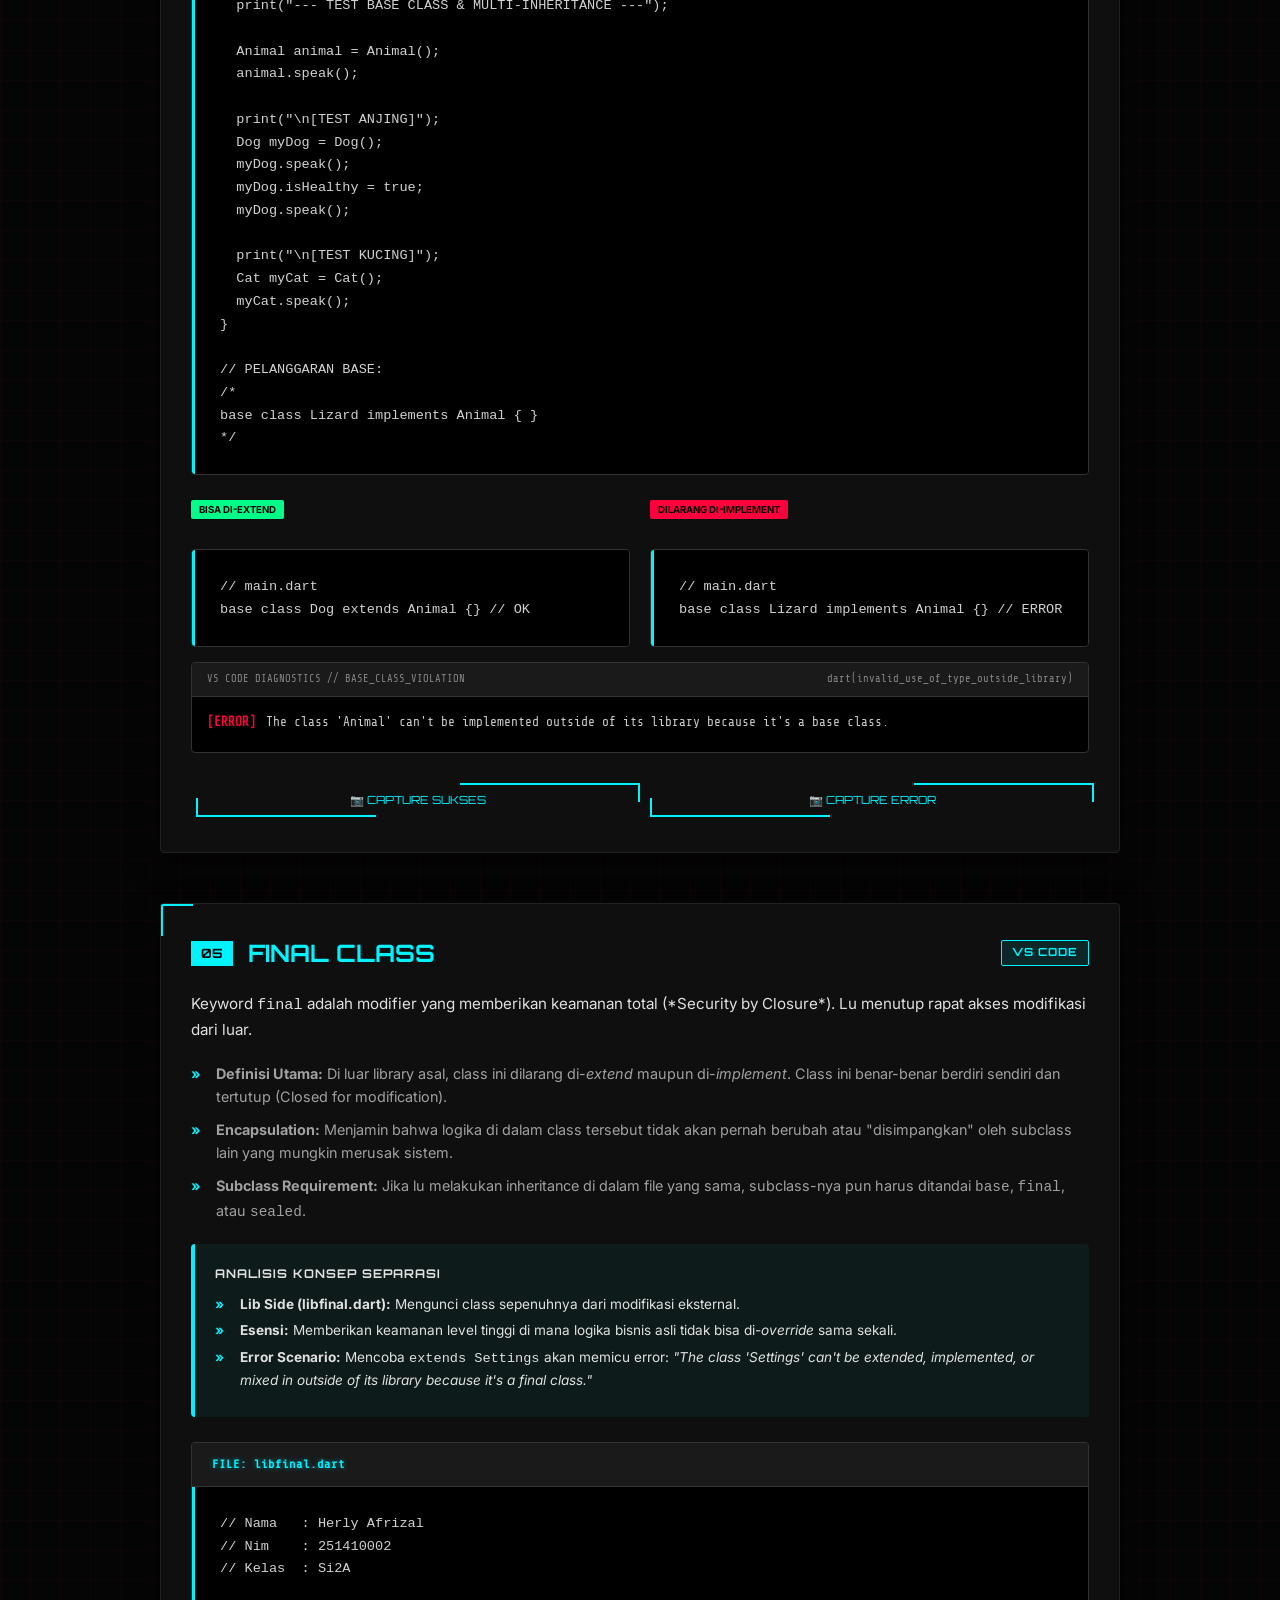
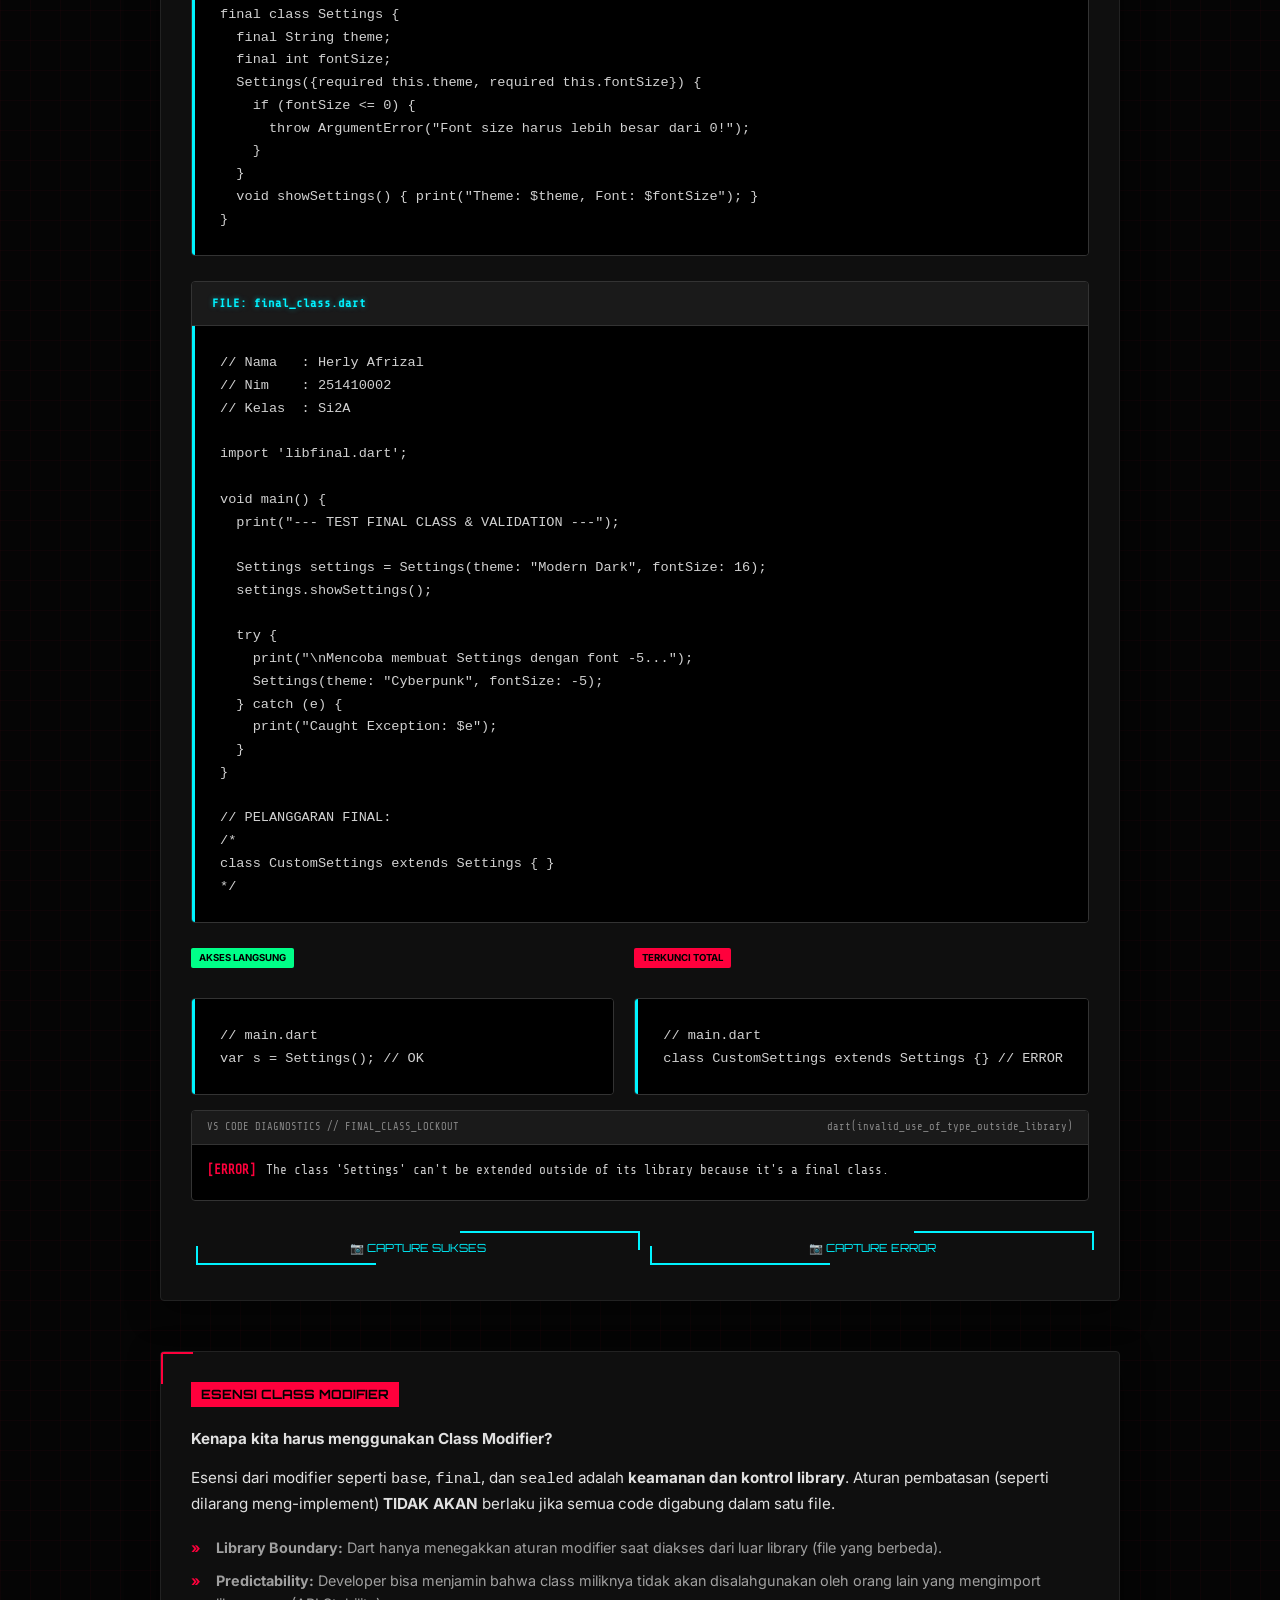
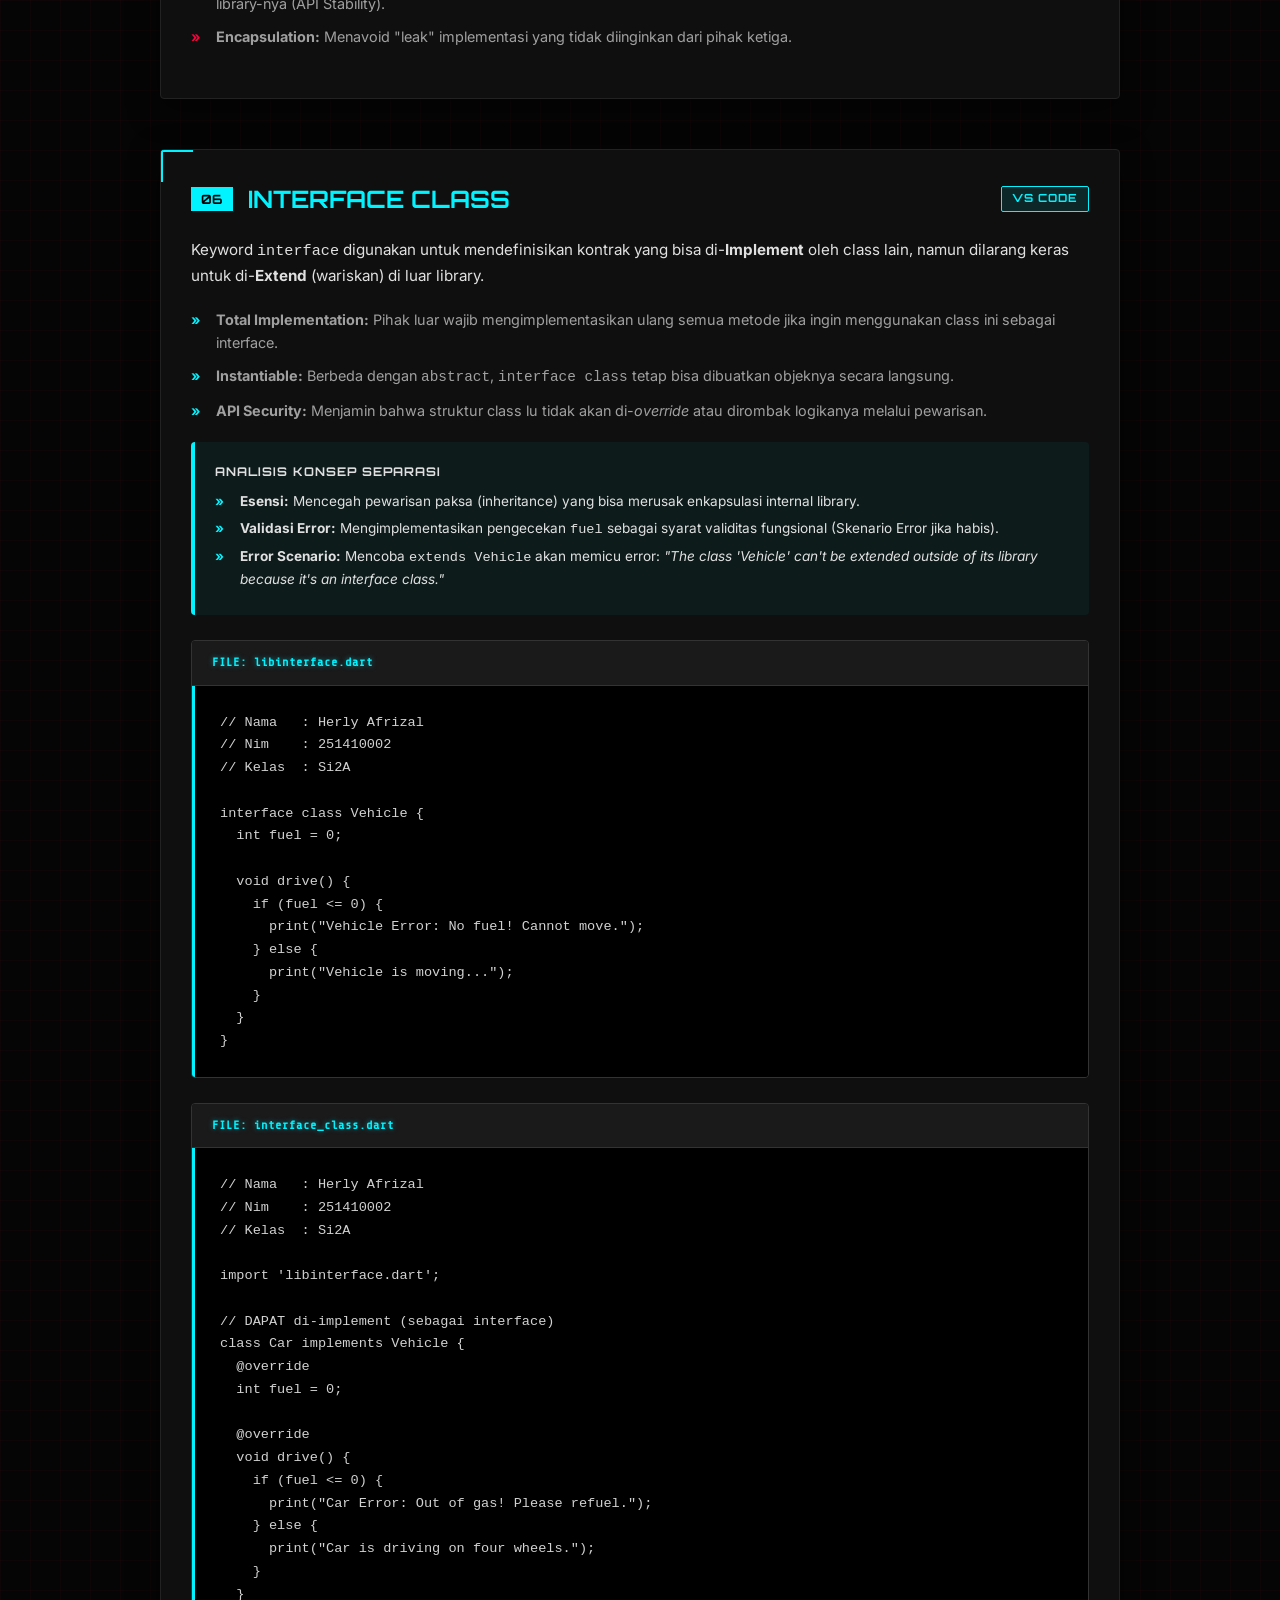
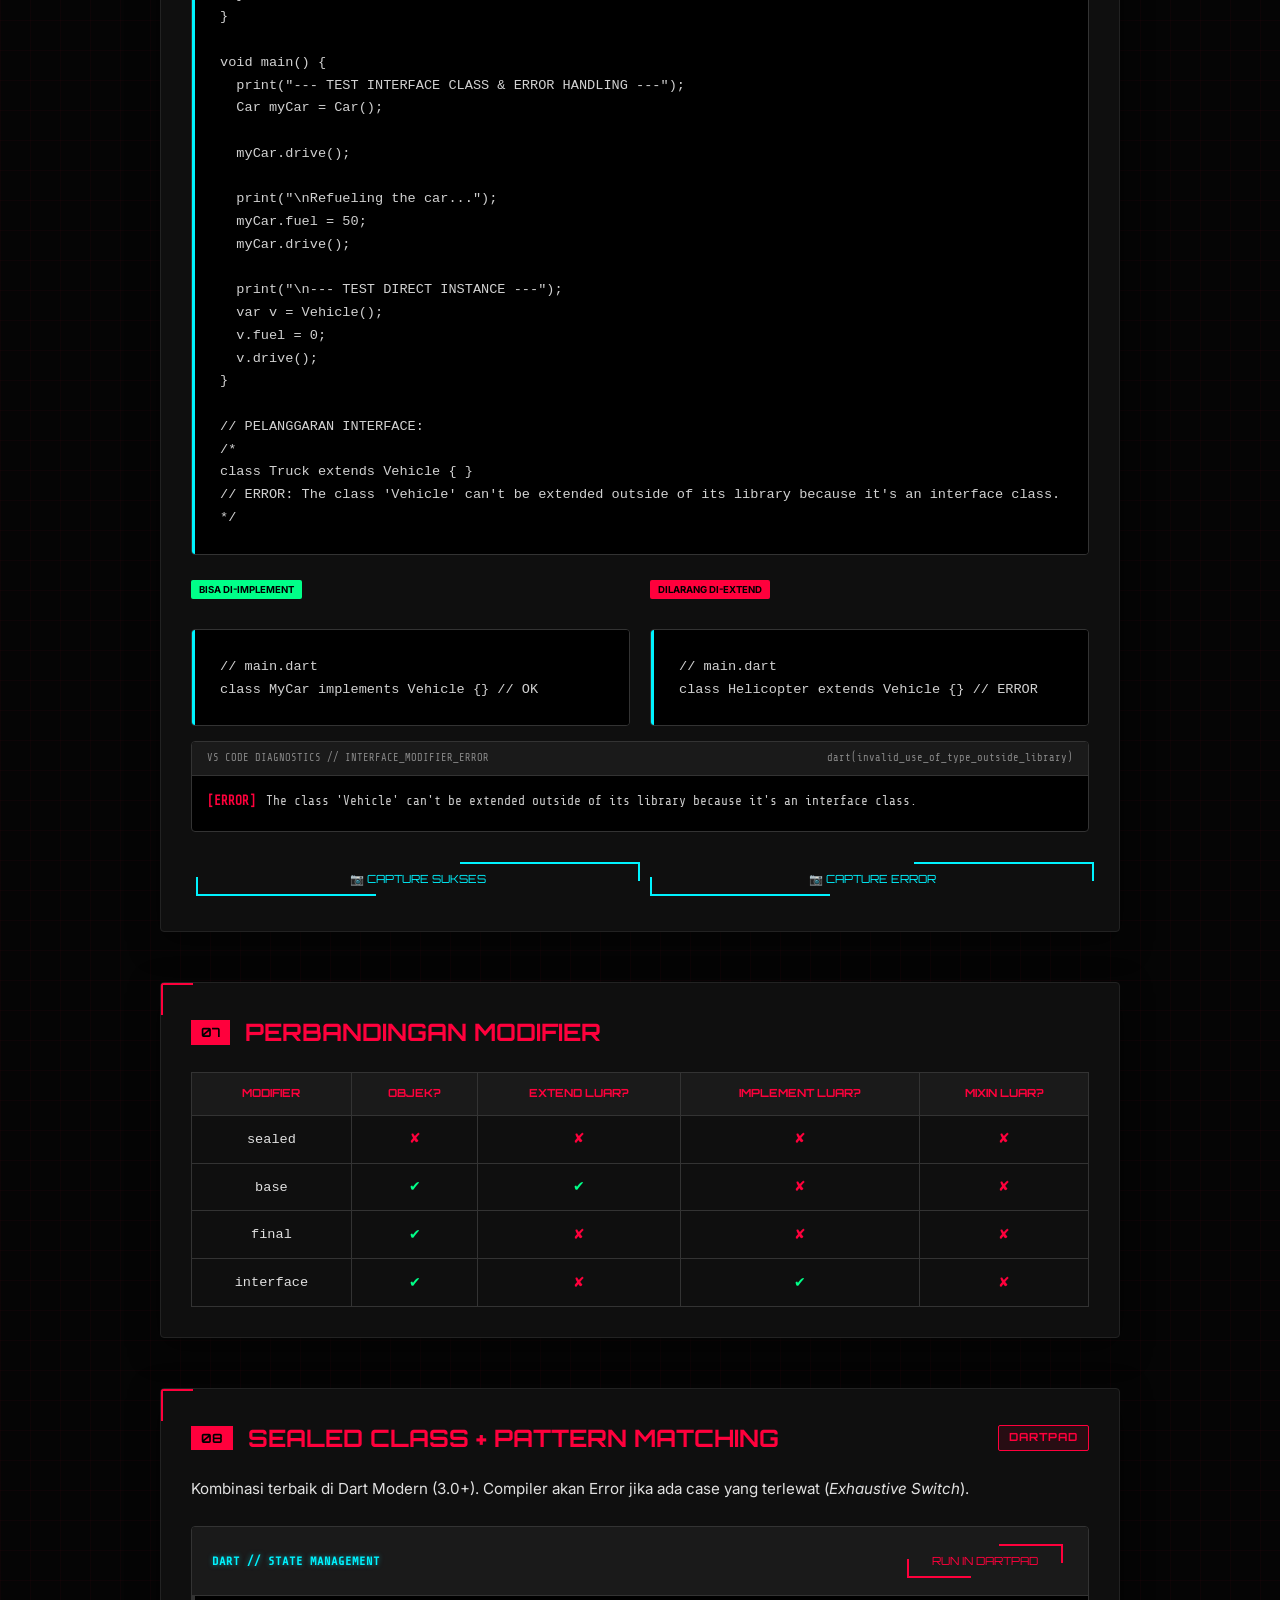
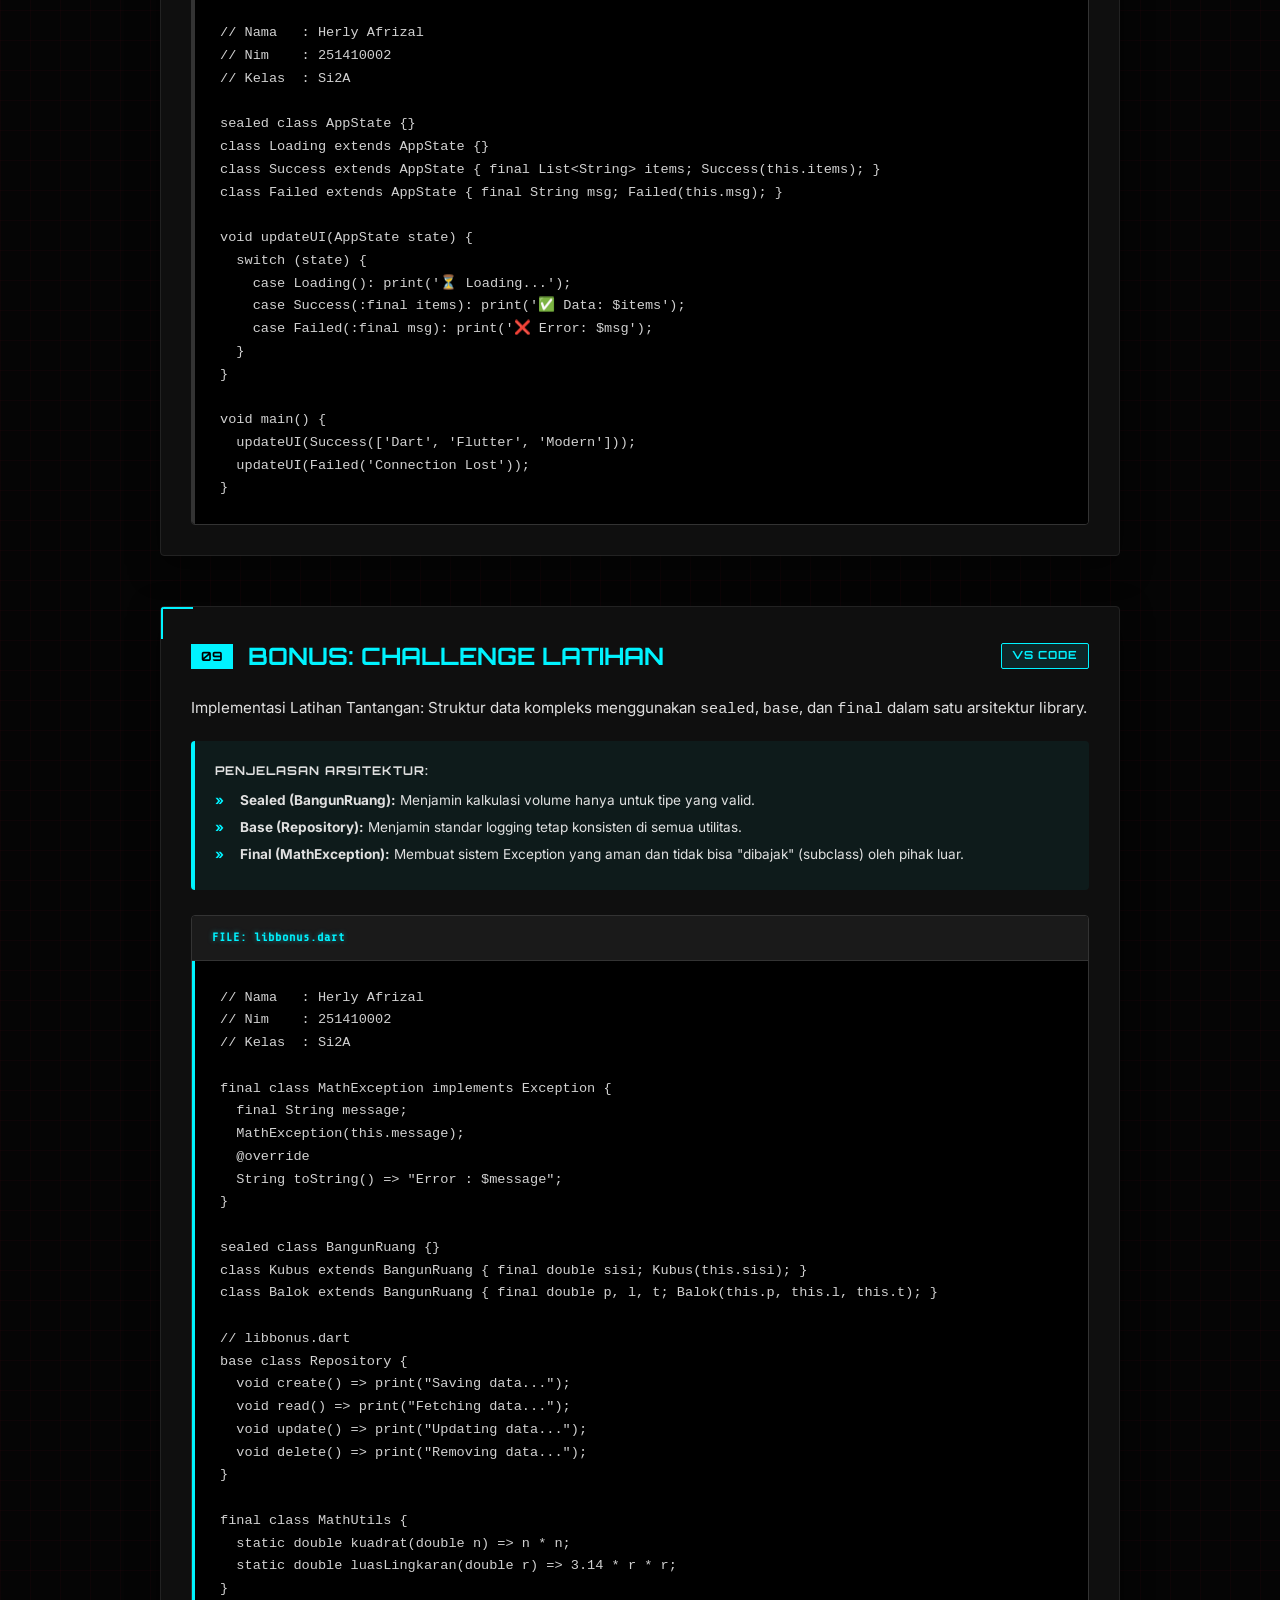
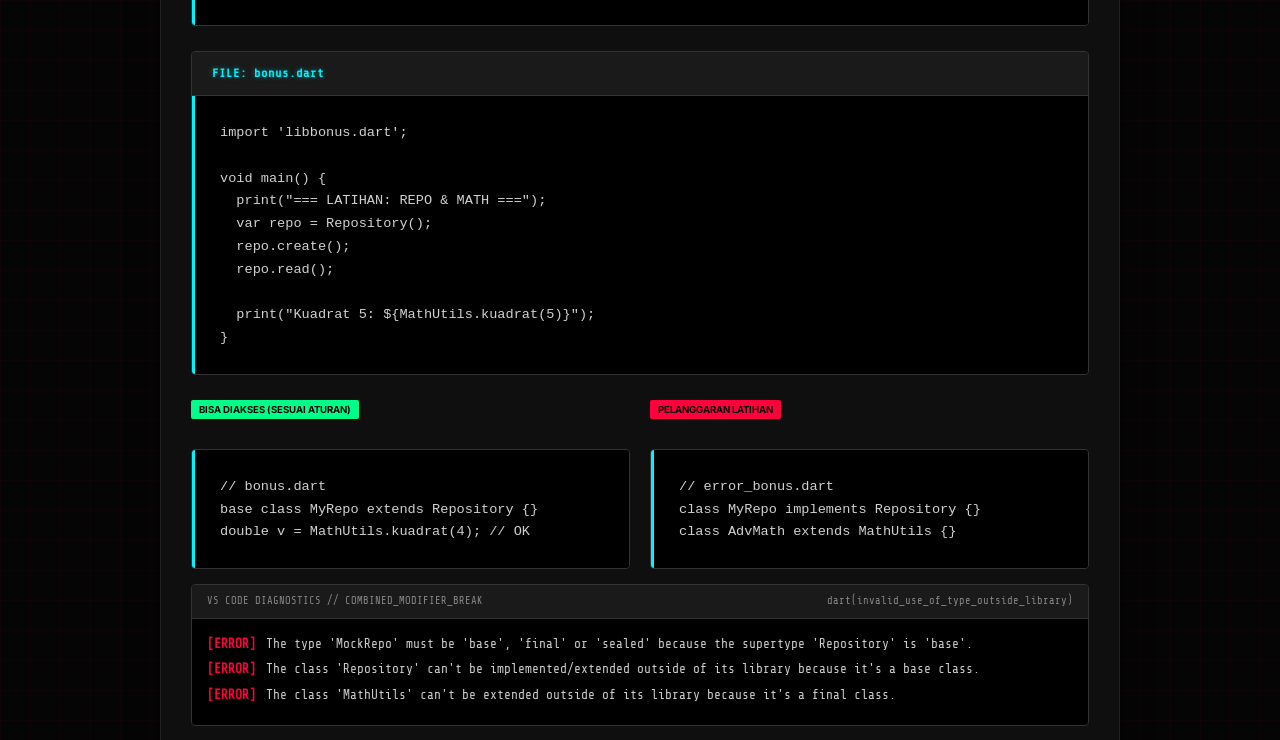
<file: Tugas5/index.html>
<!DOCTYPE html>
<html lang="id">

<head>
  <meta charset="UTF-8">
  <meta name="viewport" content="width=device-width, initial-scale=1.0">
  <title>Resume Sesi 5 - Herly Afrizal</title>
  <link
    href="https://fonts.googleapis.com/css2?family=Orbitron:wght@400;700;900&family=Inter:wght@300;400;600&family=Fira+Code:wght@400;500&family=Share+Tech+Mono&display=swap"
    rel="stylesheet">
  <style>
    :root {
      --bg-color: #050505;
      --card-bg: #0f0f0f;
      --accent-red: #ff003c;
      --accent-red-glow: rgba(255, 0, 60, 0.5);
      --accent-blue: #00f3ff;
      --accent-blue-glow: rgba(0, 243, 255, 0.5);
      --text-main: #e0e0e0;
      --text-dim: #a0a0a0;
      --code-bg: #000000;
      --border-color: #222;
    }

    * {
      margin: 0;
      padding: 0;
      box-sizing: border-box;
      user-select: none;
    }

    img {
      -webkit-user-drag: none;
    }

    body {
      background-color: var(--bg-color);
      color: var(--text-main);
      font-family: 'Inter', sans-serif;
      line-height: 1.6;
      overflow-x: hidden;
      background-image:
        linear-gradient(rgba(255, 0, 60, 0.03) 1px, transparent 1px),
        linear-gradient(90deg, rgba(255, 0, 60, 0.03) 1px, transparent 1px);
      background-size: 30px 30px;
    }

    .container {
      max-width: 1000px;
      margin: 60px auto;
      padding: 0 20px;
    }

    header {
      text-align: center;
      margin-bottom: 80px;
    }

    .gerakan {
      font-family: 'Share Tech Mono', monospace;
      font-size: 60px;
      font-weight: 700;
      color: #fff;
      text-transform: uppercase;
      margin-bottom: 10px;
      position: relative;
      display: inline-block;
      text-shadow: 2px 2px var(--accent-red), -2px -2px var(--accent-blue);
      animation: glitch 3s infinite;
      width: 100%;
      text-align: center;
    }

    @keyframes glitch {
      0% {
        transform: translate(0);
      }

      5% {
        transform: translate(-2px, 2px);
        text-shadow: -2px -2px var(--accent-red), 2px 2px var(--accent-blue);
      }

      10% {
        transform: translate(2px, -2px);
        text-shadow: 2px 2px var(--accent-red), -2px -2px var(--accent-blue);
      }

      15% {
        transform: translate(0);
      }

      100% {
        transform: translate(0);
      }
    }

    .info-bar {
      text-align: center;
      margin-bottom: 60px;
      font-family: 'Share Tech Mono', monospace;
      color: var(--text-dim);
      letter-spacing: 2px;
      text-transform: uppercase;
      font-size: 0.9rem;
    }

    .info-bar b {
      color: var(--accent-red);
    }

    .session-title {
      font-family: 'Orbitron', sans-serif;
      text-align: center;
      color: #fff;
      font-size: 1.8rem;
      margin-bottom: 80px;
      letter-spacing: 5px;
      text-transform: uppercase;
      border-bottom: 1px solid var(--border-color);
      padding-bottom: 20px;
    }

    .session-title span {
      color: var(--accent-red);
    }

    .cyber-card {
      background: var(--card-bg);
      border: 1px solid var(--border-color);
      padding: 30px;
      margin-bottom: 50px;
      border-radius: 4px;
      position: relative;
      transition: all 0.3s ease;
      box-shadow: 0 10px 30px rgba(0, 0, 0, 0.5);
    }

    .cyber-card::before {
      content: "";
      position: absolute;
      top: -1px;
      left: -1px;
      width: 30px;
      height: 30px;
      border-top: 3px solid var(--accent-red);
      border-left: 3px solid var(--accent-red);
    }

    .cyber-card.vscode::before {
      border-color: var(--accent-blue);
    }

    .cyber-card:hover {
      border-color: var(--accent-red);
      box-shadow: 0 0 20px rgba(255, 0, 60, 0.1);
    }

    .cyber-card.vscode:hover {
      border-color: var(--accent-blue);
      box-shadow: 0 0 20px rgba(0, 243, 255, 0.1);
    }

    h3 {
      font-family: 'Orbitron', sans-serif;
      font-size: 1.5rem;
      color: var(--accent-red);
      margin-bottom: 20px;
      display: flex;
      align-items: center;
      gap: 15px;
    }

    .vscode h3 {
      color: var(--accent-blue);
    }

    h3 span {
      font-size: 0.8rem;
      background: var(--accent-red);
      color: black;
      padding: 2px 10px;
    }

    .vscode h3 span {
      background: var(--accent-blue);
    }

    .badge {
      font-size: 0.7rem;
      font-family: 'Orbitron', sans-serif;
      padding: 3px 10px;
      border-radius: 2px;
      text-transform: uppercase;
      margin-left: auto;
      letter-spacing: 1px;
    }

    .badge-dartpad {
      background: rgba(255, 0, 60, 0.1);
      color: var(--accent-red);
      border: 1px solid var(--accent-red);
    }

    .badge-vscode {
      background: rgba(0, 243, 255, 0.1);
      color: var(--accent-blue);
      border: 1px solid var(--accent-blue);
    }

    p {
      margin-bottom: 15px;
      color: var(--text-main);
      font-size: 0.95rem;
    }

    ul {
      list-style: none;
      margin: 20px 0;
    }

    ul li {
      margin-bottom: 10px;
      padding-left: 25px;
      position: relative;
      font-size: 0.9rem;
      color: var(--text-dim);
    }

    ul li::before {
      content: "»";
      position: absolute;
      left: 0;
      color: var(--accent-red);
      font-weight: bold;
    }

    .vscode ul li::before {
      color: var(--accent-blue);
    }

    .code-container {
      margin-top: 25px;
      border-radius: 4px;
      overflow: hidden;
      border: 1px solid #333;
    }

    .code-header {
      background: #1a1a1a;
      padding: 12px 20px;
      display: flex;
      justify-content: space-between;
      align-items: center;
      font-size: 0.75rem;
      border-bottom: 1px solid #333;
    }

    .code-header .lang {
      color: var(--accent-blue);
      font-family: 'Share Tech Mono', monospace;
      letter-spacing: 1px;
      font-weight: bold;
      text-shadow: 0 0 5px var(--accent-blue-glow);
    }


    .btn {
      background: transparent;
      border: none;
      color: var(--accent-red);
      padding: 10px 25px;
      font-family: 'Orbitron', sans-serif;
      font-size: 0.7rem;
      cursor: pointer;
      text-transform: uppercase;
      position: relative;
      transition: all 0.3s;
      display: inline-flex;
      align-items: center;
      justify-content: center;
      margin: 5px;
    }

    /* Brackets Top-Right */
    .btn::before {
      content: "";
      position: absolute;
      top: 0;
      right: 0;
      width: 40%;
      height: 50%;
      border-top: 2px solid var(--accent-red);
      border-right: 2px solid var(--accent-red);
      transition: all 0.3s;
    }

    /* Brackets Bottom-Left */
    .btn::after {
      content: "";
      position: absolute;
      bottom: 0;
      left: 0;
      width: 40%;
      height: 50%;
      border-bottom: 2px solid var(--accent-red);
      border-left: 2px solid var(--accent-red);
      transition: all 0.3s;
    }

    .btn:hover {
      color: #fff;
      text-shadow: 0 0 10px var(--accent-red);
    }

    .btn:hover::before,
    .btn:hover::after {
      width: 100%;
      height: 100%;
      background: rgba(255, 0, 60, 0.05);
    }

    .vscode .btn,
    .btn-capture {
      color: var(--accent-blue);
    }

    .vscode .btn::before,
    .btn-capture::before {
      border-color: var(--accent-blue);
    }

    .vscode .btn::after,
    .btn-capture::after {
      border-color: var(--accent-blue);
    }

    .btn-capture {
      width: 100%;
      margin-top: 15px;
    }

    .vscode .btn:hover,
    .btn-capture:hover {
      text-shadow: 0 0 10px var(--accent-blue);
    }

    .vscode .btn:hover::before,
    .vscode .btn:hover::after,
    .btn-capture:hover::before,
    .btn-capture:hover::after {
      background: rgba(0, 243, 255, 0.05);
    }

    pre {
      background-color: var(--code-bg);
      color: #d1d1d1;
      padding: 25px;
      margin: 0;
      overflow-x: auto;
      font-family: 'Fira Code', monospace;
      font-size: 0.85rem;
      border-left: 3px solid #333;
    }

    .vscode pre {
      border-left-color: var(--accent-blue);
    }

    .output-container {
      background: #000;
      border-top: 1px solid #222;
      padding: 15px 25px;
      font-family: 'Share Tech Mono', monospace;
      font-size: 0.85rem;
      color: #00ff88;
    }

    .output-container::before {
      content: "SYSTEM OUTPUT >";
      color: #666;
      display: block;
      margin-bottom: 5px;
      font-size: 0.7rem;
    }

    .modifier-table {
      width: 100%;
      border-collapse: collapse;
      margin-top: 20px;
      font-family: 'Inter', sans-serif;
      font-size: 0.85rem;
    }

    .modifier-table th,
    .modifier-table td {
      padding: 12px;
      border: 1px solid #333;
      text-align: center;
    }

    .modifier-table th {
      background: #1a1a1a;
      color: var(--accent-red);
      font-family: 'Orbitron', sans-serif;
      font-size: 0.7rem;
    }

    .modifier-table tr:hover {
      background: rgba(255, 255, 255, 0.02);
    }

    .check {
      color: #00ff88;
    }

    .cross {
      color: var(--accent-red);
    }

    .footer {
      margin-top: 100px;
      text-align: center;
      font-size: 0.8rem;
      color: #444;
      border-top: 1px solid #111;
      padding: 40px 0;
      font-family: 'Orbitron', sans-serif;
      letter-spacing: 2px;
    }

    /* Modal */
    .modal-overlay {
      display: none;
      position: fixed;
      top: 0;
      left: 0;
      width: 100%;
      height: 100%;
      background: rgba(0, 0, 0, 0.9);
      backdrop-filter: blur(10px);
      z-index: 10000;
      justify-content: center;
      align-items: center;
      opacity: 0;
      transition: opacity 0.3s ease;
    }

    .modal-overlay.active {
      display: flex;
      opacity: 1;
    }

    .modal-content {
      width: 95%;
      max-width: 1100px;
      height: 85vh;
      background: #050505;
      border: 1px solid var(--accent-red);
      position: relative;
      box-shadow: 0 0 50px rgba(255, 0, 60, 0.3);
      display: flex;
      flex-direction: column;
      transform: scale(0.9);
      transition: transform 0.4s cubic-bezier(0.175, 0.885, 0.32, 1.275);
    }

    .modal-overlay.active .modal-content {
      transform: scale(1);
    }

    .modal-header {
      background: #000;
      padding: 15px 25px;
      display: flex;
      justify-content: space-between;
      align-items: center;
      border-bottom: 2px solid #111;
    }

    .modal-title {
      font-family: 'Orbitron', sans-serif;
      color: var(--accent-red);
      font-size: 0.8rem;
      letter-spacing: 3px;
    }

    .close-modal {
      background: transparent;
      border: 1px solid var(--accent-red);
      color: var(--accent-red);
      width: 32px;
      height: 32px;
      display: flex;
      justify-content: center;
      align-items: center;
      cursor: pointer;
      transition: all 0.3s;
      clip-path: polygon(10% 0, 100% 0, 100% 70%, 90% 100%, 0 100%, 0 30%);
    }

    .close-modal:hover {
      background: var(--accent-red);
      color: black;
    }

    .modal-body {
      flex: 1;
      background: #000;
    }

    .modal-body iframe {
      width: 100%;
      height: 100%;
      border: none;
    }

    ::-webkit-scrollbar {
      width: 6px;
    }

    ::-webkit-scrollbar-track {
      background: #050505;
    }

    ::-webkit-scrollbar-thumb {
      background: #222;
      border-radius: 10px;
    }

    ::-webkit-scrollbar-thumb:hover {
      background: var(--accent-red);
    }

    .capture-container {
      display: none;
      margin-top: 15px;
      border: 1px solid var(--accent-blue);
      border-radius: 4px;
      overflow: hidden;
      background: #000;
      animation: slideDown 0.4s ease-out;
    }

    .capture-container.active {
      display: block;
    }

    .capture-container img {
      width: 100%;
      display: block;
      filter: grayscale(20%) contrast(110%);
      transition: all 0.3s;
    }

    .capture-container img:hover {
      filter: grayscale(0%) contrast(100%);
    }

    @keyframes slideDown {
      from {
        opacity: 0;
        transform: translateY(-10px);
      }

      to {
        opacity: 1;
        transform: translateY(0);
      }
    }


    #imageModal .modal-content {
      background: transparent;
      border: none;
      box-shadow: none;
      width: 95%;
      height: auto;
      max-height: 95vh;
      max-width: 1400px;
      display: flex;
      flex-direction: column;
    }

    #imageModal .modal-header {
      background: rgba(0, 0, 0, 0.9);
      border-bottom: 2px solid var(--accent-blue);
      margin-bottom: 10px;
      backdrop-filter: blur(10px);
      flex-shrink: 0;
    }

    #imageModal .modal-title {
      color: var(--accent-blue);
      text-shadow: 0 0 10px var(--accent-blue-glow);
    }

    #imageModal .close-modal {
      border-color: var(--accent-blue);
      color: var(--accent-blue);
    }

    #imageModal .modal-body {
      padding: 0;
      background: #000;
      display: flex;
      justify-content: center;
      align-items: center;
      overflow: hidden;
      /* Lock overflow for custom pan */
      flex-grow: 1;
      position: relative;
      cursor: crosshair;
    }

    #captureImg {
      max-width: 90%;
      max-height: 85vh;
      width: auto;
      height: auto;
      border: 1px solid rgba(0, 243, 255, 0.3);
      box-shadow: 0 0 30px rgba(0, 0, 0, 1);
      transition: transform 0.1s ease-out, box-shadow 0.3s ease;
      transform-origin: center;
      cursor: zoom-in;
    }

    #imageModal.zoom-active #captureImg {
      max-width: none;
      max-height: none;
      transform: scale(2);
      /* Zoom level */
      cursor: zoom-out;
      box-shadow: 0 0 50px var(--accent-blue-glow);
    }

    .zoom-overlay {
      position: absolute;
      bottom: 20px;
      left: 50%;
      transform: translateX(-50%);
      background: rgba(0, 243, 255, 0.1);
      backdrop-filter: blur(5px);
      border: 1px solid var(--accent-blue);
      padding: 5px 15px;
      border-radius: 20px;
      font-family: 'Share Tech Mono', monospace;
      font-size: 0.7rem;
      color: var(--accent-blue);
      pointer-events: none;
      z-index: 10;
      letter-spacing: 2px;
      text-transform: uppercase;
      display: flex;
      align-items: center;
      gap: 10px;
    }

    .zoom-overlay::before {
      content: "";
      width: 8px;
      height: 8px;
      background: var(--accent-blue);
      border-radius: 50%;
      animation: blink 1s infinite;
    }

    @keyframes blink {
      50% {
        opacity: 0;
      }
    }

    /* Crosshair Lines */
    .crosshair-h,
    .crosshair-v {
      position: absolute;
      background: rgba(0, 243, 255, 0.1);
      pointer-events: none;
      display: none;
    }

    .imageModal.zoom-active .crosshair-h,
    .imageModal.zoom-active .crosshair-v {
      display: block;
    }

    .crosshair-h {
      width: 100%;
      height: 1px;
      left: 0;
    }

    .crosshair-v {
      height: 100%;
      width: 1px;
      top: 0;
    }

    .violation-card {
      background: rgba(255, 0, 60, 0.05);
      border: 1px solid rgba(255, 0, 60, 0.3);
      padding: 20px;
      margin-top: 20px;
      border-radius: 4px;
      position: relative;
    }

    .violation-card::before {
      content: "VIOLATION DETECTED";
      position: absolute;
      top: -10px;
      right: 10px;
      background: var(--accent-red);
      color: #000;
      font-family: 'Orbitron', sans-serif;
      font-size: 0.6rem;
      padding: 2px 8px;
      font-weight: bold;
    }

    .error-msg {
      font-family: 'Fira Code', monospace;
      color: #ff5555;
      background: #1a0000;
      padding: 10px;
      border-left: 3px solid var(--accent-red);
      margin-top: 10px;
      font-size: 0.8rem;
    }

    .zoom-hint {
      text-align: center;
      font-size: 0.7rem;
      color: var(--accent-blue);
      margin-top: 10px;
      font-family: 'Share Tech Mono', monospace;
      letter-spacing: 1px;
    }


    @media (max-width: 900px) {
      .container {
        margin: 30px auto;
        padding: 0 15px;
      }

      .gerakan {
        font-size: 35px;
      }

      .session-title {
        font-size: 1.2rem;
        letter-spacing: 2px;
      }

      .cyber-card {
        padding: 20px;
      }

      h3 {
        font-size: 1rem;
        flex-wrap: wrap;
      }

      .badge {
        margin-left: 0;
        margin-top: 10px;
        width: 100%;
        text-align: center;
      }
    }


    @media (max-width: 480px) {
      .gerakan {
        font-size: 28px;
        letter-spacing: 1px;
      }

      .info-bar {
        font-size: 0.75rem;
        letter-spacing: 1px;
      }

      .code-header {
        padding: 10px;
        font-size: 0.65rem;
      }

      pre {
        padding: 15px;
        font-size: 0.75rem;
      }

      .btn {
        font-size: 0.6rem;
        padding: 8px 15px;
      }
    }


    /* Table Fix for Mobile */
    .cyber-card {
      overflow-x: auto;
    }

    .modifier-table {
      width: 100%;
      border-collapse: collapse;
      margin-top: 20px;
      font-family: 'Inter', sans-serif;
      font-size: 0.85rem;
    }

    .analisis-box {
      background: rgba(255, 0, 60, 0.05);
      border-left: 4px solid var(--accent-red);
      padding: 20px;
      margin: 20px 0;
      border-radius: 4px;
    }

    .analisis-box.blue {
      background: rgba(0, 243, 255, 0.05);
      border-left-color: var(--accent-blue);
    }

    .analisis-title {
      font-family: 'Orbitron', sans-serif;
      font-size: 0.75rem;
      font-weight: bold;
      margin-bottom: 10px;
      color: var(--text-main);
      letter-spacing: 1px;
    }

    .analisis-box ul {
      margin: 0;
    }

    .analisis-box ul li {
      margin-bottom: 5px;
      color: var(--text-main);
      font-size: 0.85rem;
    }

    .diagnostics-panel {
      background: #000;
      border: 1px solid #333;
      margin-top: 15px;
      border-radius: 4px;
      overflow: hidden;
      font-family: 'Share Tech Mono', monospace;
    }

    .diag-header {
      background: #1a1a1a;
      padding: 8px 15px;
      font-size: 0.65rem;
      border-bottom: 1px solid #333;
      color: #888;
      display: flex;
      justify-content: space-between;
    }

    .diag-body {
      padding: 15px;
      font-size: 0.8rem;
    }

    .diag-line {
      display: flex;
      gap: 10px;
      margin-bottom: 5px;
    }

    .diag-type {
      color: var(--accent-red);
      font-weight: bold;
    }

    .diag-msg {
      color: #ccc;
    }

    .comparison-grid {
      display: grid;
      grid-template-columns: 1fr 1fr;
      gap: 20px;
      margin-top: 20px;
    }

    @media (max-width: 768px) {
      .comparison-grid {
        grid-template-columns: 1fr;
      }
    }

    .label-valid {
      background: #00ff88;
      color: #000;
      padding: 2px 8px;
      font-size: 0.6rem;
      font-weight: bold;
      border-radius: 2px;
      margin-bottom: 5px;
      display: inline-block;
    }

    .label-invalid {
      background: var(--accent-red);
      color: #000;
      padding: 2px 8px;
      font-size: 0.6rem;
      font-weight: bold;
      border-radius: 2px;
      margin-bottom: 5px;
      display: inline-block;
    }
  </style>
</head>

<body>

  <div class="container">
    <header>
      <h1 class="gerakan">HERLY AFRIZAL</h1>
      <div class="info-bar">
        <b>[</b> NIM: 251410002 <span>|</span> KELAS: SI2A <b>]</b>
      </div>
      <div class="session-title">
        SESI 5: MULTIPLE INHERITANCE & <span>CLASS MODIFIERS</span>
      </div>
    </header>


    <div class="cyber-card">
      <h3>
        <span>01</span> MIXINS & MULTIPLE INHERITANCE
        <div class="badge badge-dartpad">DARTPAD</div>
      </h3>
      <p>Dart tidak mendukung <i>multiple inheritance</i> tradisional (satu anak banyak induk). Sebagai solusinya, Dart
        menggunakan <b>Mixins</b> untuk berbagi perilaku antar class tanpa hierarki yang rumit.</p>
      <ul>
        <li>Gunakan keyword <code>mixin</code> untuk mendefinisikan perilaku.</li>
        <li>Gunakan keyword <code>with</code> untuk menerapkan mixin ke class.</li>
        <li>Class dapat menggunakan banyak mixin sekaligus.</li>
      </ul>
      <div class="code-container" id="code-mixin">
        <div class="code-header">
          <span class="lang">DART // MIXIN DASAR</span>
          <button class="btn" onclick="runCode('code-mixin', '2960c38ba33cf79b5c7d01336432a33b')">RUN IN
            DARTPAD</button>
        </div>
        <pre><code>mixin CanFly {
  void fly() {
    print('Can fly!');
  }
}

mixin CanSwim {
  void swim() {
    print('Can swim!');
  }
}

class Bird with CanFly {}
class Duck extends Bird with CanSwim {}

void main() {
  print("--- TEST BASIC MIXIN ---");
  var b = Bird(); b.fly();
  var d = Duck(); d.fly(); d.swim();
}</code></pre>
      </div>
    </div>


    <div class="cyber-card">
      <h3>
        <span>02</span> MIXIN DENGAN STATE
        <div class="badge badge-dartpad">DARTPAD</div>
      </h3>
      <p>Mixin juga bisa memiliki properti (state) dan getter/setter. Ini sangat berguna untuk melacak status perilaku
        objek secara modular.</p>
      <div class="code-container" id="code-mixin-state">
        <div class="code-header">
          <span class="lang">DART // STATEFUL MIXIN</span>
          <button class="btn" onclick="runCode('code-mixin-state', '7f529d1609ea208f3c433edb5ca29251')">RUN IN
            DARTPAD</button>
        </div>
        <pre><code>// Nama   : Herly Afrizal
// Nim    : 251410002
// Kelas  : Si2A

mixin CanFlyState {
  bool _isFlying = false;
  bool get isFlying => _isFlying;
  
  void fly() {
    if (!_isFlying) { 
      _isFlying = true; 
      print('Started flying!'); 
    } else { 
      print('Already flying!'); 
    }
  }
}

class BirdWithState with CanFlyState {}

void main() {
  print("--- TEST MIXIN WITH STATE ---");
  var bird = BirdWithState();
  bird.fly(); 
  bird.fly();
  print('Is Bird flying? : ${bird.isFlying}');
}</code></pre>
      </div>
    </div>


    <div class="cyber-card vscode">
      <h3>
        <span>03</span> SEALED CLASS
        <div class="badge badge-vscode">VS CODE</div>
      </h3>
      <p>Keyword <code>sealed</code> digunakan untuk membuat hierarki class yang tertutup. Subclass hanya boleh ada di
        file yang sama (library yang sama). Sering disebut sebagai <i>Algebraic Data Types</i>.</p>
      <ul>
        <li><b>Definisi Utama:</b> Menjamin bahwa tidak ada pihak luar yang bisa menambah subclass secara ilegal. Semua
          variasi class harus didefinisikan di tempat yang sama (Library-Locked).</li>
        <li><b>Keunggulan:</b> Fitur <b>Exhaustive Checking</b>, di mana compiler akan memberikan Error jika ada tipe
          subclass
          yang belum ditangani di <code>switch</code>. Ini sangat berguna untuk manajemen state (Loading, Success,
          Error).</li>

        <div class="analisis-box blue">
          <div class="analisis-title">KESIMPULAN (SESUAI SLIDE):</div>
          <ul>
            <li><b>Exhaustive switch:</b> Compiler memastikan semua status (Success/Error) tertangani.</li>
            <li><b>Type-safe:</b> Tidak akan ada runtime error karena case yang terlupa.</li>
            <li><b>Pattern matching:</b> Kita bisa langsung ambil field data di dalam switch.</li>
            <li><b>Clear hierarchy:</b> Subclass terkunci hanya di dalam library ini saja.</li>
          </ul>
        </div>

        <div class="code-container">
          <div class="code-header">
            <span class="lang">FILE: libsealed.dart</span>
          </div>
          <pre><code>// Nama   : Herly Afrizal
// Nim    : 251410002
// Kelas  : Si2A

sealed class ApiResponse {}

class Success extends ApiResponse {
  final String message;
  Success(this.message);
}

class Error extends ApiResponse {
  final String errorMessage;
  Error(this.errorMessage);
}

sealed class AppStatus {}
class Loading extends AppStatus {}
class Loaded extends AppStatus { final String data; Loaded(this.data); }
class Failed extends AppStatus { final String error; Failed(this.error); }</code></pre>
        </div>

        <div class="code-container" id="code-sealed">
          <div class="code-header">
            <span class="lang">FILE: sealed_class.dart</span>
          </div>
          <pre><code>// Nama   : Herly Afrizal
// Nim    : 251410002
// Kelas  : Si2A

import 'libsealed.dart';

void handleResponse(ApiResponse response) {
  switch (response) {
    case Success(:final message): print("Sukses: $message");
    case Error(:final errorMessage): print("Error: $errorMessage");
  }
}

void handleStatus(AppStatus status) {
  switch (status) {
    case Loading(): print('⏳ Sedang memuat...');
    case Loaded(:final data): print('✅ Data Berhasil: $data');
    case Failed(:final error): print('❌ Gagal: $error');
  }
}

void main() {
  print("--- TEST SEALED CLASS & SIMULASI STATUS ---");
  
  handleResponse(Success("Koneksi berhasil!"));
  handleResponse(Error("Error 404: File tidak ditemukan"));

  print("\n[SIMULASI DAFTAR STATUS]");
  final states = <AppStatus>[
    Loading(),
    Loaded('Katalog Produk'),
    Failed('Server sibuk (500)'),
  ];

  for (var i = 0; i < states.length; i++) {
    print("State ke-${i + 1}:");
    handleStatus(states[i]);
  }
}

// PELANGGARAN SEALED:
/*
class Pending extends ApiResponse { }
*/</code></pre>
        </div>


        <div class="comparison-grid">
          <div>
            <span class="label-valid">BISA DIAKSES (DALAM FILE)</span>
            <div class="code-container">
              <pre><code>// libsealed.dart
sealed class Response {}
class Success extends Response {} // OK</code></pre>
            </div>
          </div>
          <div>
            <span class="label-invalid">PELANGGARAN (LUAR FILE)</span>
            <div class="code-container">
              <pre><code>// main.dart
import 'libsealed.dart';
class Pending extends ApiResponse {} // ERROR</code></pre>
            </div>
          </div>
        </div>

        <div class="diagnostics-panel">
          <div class="diag-header">
            <span>VS CODE DIAGNOSTICS // SEALED_CLASS_RESTRICTION</span>
            <span>dart(invalid_use_of_type_outside_library)</span>
          </div>
          <div class="diag-body">
            <div class="diag-line">
              <span class="diag-type">[ERROR]</span>
              <span class="diag-msg">The class 'ApiResponse' can't be extended, implemented, or mixed in outside of its
                library because it's a sealed class.</span>
            </div>
          </div>
        </div>

        <div style="display: grid; grid-template-columns: 1fr 1fr; gap: 10px; margin-top: 15px;">
          <button class="btn btn-capture" onclick="viewCapture('sealed_class_1.jpg', 'SEALED CLASS (SUCCESS)')">📷
            CAPTURE SUKSES</button>
          <button class="btn btn-capture" onclick="viewCapture('error_sealed_1.jpg', 'SEALED CLASS (ERROR)')">📷 CAPTURE
            ERROR</button>
        </div>
    </div>



    <div class="cyber-card vscode">
      <h3>
        <span>04</span> BASE CLASS
        <div class="badge badge-vscode">VS CODE</div>
      </h3>
      <p>Keyword <code>base</code> digunakan untuk menegakkan aturan <i>inheritance</i> yang ketat. Modifier ini
        memastikan bahwa kode lu tetap memiliki kontrak yang jelas melalui pewarisan.</p>
      <ul>
        <li><b>Definisi Utama:</b> Class dapat di-<b>Extend</b> (pewarisan), namun dilarang keras di-<b>Implement</b>
          sebagai Interface di luar library. Ini menjamin bahwa setiap subclass selalu memiliki implementasi dasar yang
          sama.</li>
        <li><b>Kapan Menggunakan:</b> Digunakan saat lu ingin mengontrol bagaimana class diwariskan untuk menjaga <b>API
            Stability</b>. Menjamin bahwa struktur internal class tidak dirombak sembarangan oleh user lain.</li>

        <li><b>Subclass Requirement:</b> Setiap class yang mewarisi <code>base class</code> wajib ditandai kembali
          menggunakan <code>base</code>, <code>final</code>, atau <code>sealed</code>.</li>
      </ul>

      <div class="analisis-box blue">
        <div class="analisis-title">ANALISIS KONSEP SEPARASI</div>

        <ul>
          <li><b>Lib Side (libbase.dart):</b> Menetapkan "Pondasi Dasar" yang mewajibkan pewarisan (Extend).</li>
          <li><b>Esensi:</b> Modifer <code>base</code> menjaga kestabilan API agar struktur internal class tetap utuh.
          </li>
          <li><b>Error Scenario:</b> Jika kamu mencoba <code>class X implements Animal</code> dari luar library, akan
            muncul error: <i>"The class 'Animal' can't be implemented outside of its library because it's a base
              class."</i></li>
        </ul>
      </div>

      <div class="code-container">
        <div class="code-header">
          <span class="lang">FILE: libbase.dart</span>
        </div>
        <pre><code>// Nama   : Herly Afrizal
// Nim    : 251410002
// Kelas  : Si2A

base class Animal { 
  void speak() { print("Some sound..."); } 
}</code></pre>
      </div>

      <div class="code-container" id="code-base">
        <div class="code-header">
          <span class="lang">FILE: base_class.dart</span>
        </div>
        <pre><code>// Nama   : Herly Afrizal
// Nim    : 251410002
// Kelas  : Si2A

import 'libbase.dart';

base class Dog extends Animal {
  bool isHealthy = false; 

  @override
  void speak() { 
    if (!isHealthy) { print("Peringatan: Anjing sakit, tidak bisa menggonggong!"); } 
    else { print("Guk Guk!"); }
  }
}

base class Cat extends Animal {
  @override
  void speak() { print("Meow... Meow..."); }
}

void main() {
  print("--- TEST BASE CLASS & MULTI-INHERITANCE ---");
  
  Animal animal = Animal(); 
  animal.speak();

  print("\n[TEST ANJING]");
  Dog myDog = Dog();
  myDog.speak(); 
  myDog.isHealthy = true;
  myDog.speak();

  print("\n[TEST KUCING]");
  Cat myCat = Cat();
  myCat.speak();
}

// PELANGGARAN BASE:
/*
base class Lizard implements Animal { }
*/</code></pre>
      </div>


      <div class="comparison-grid">
        <div>
          <span class="label-valid">BISA DI-EXTEND</span>
          <div class="code-container">
            <pre><code>// main.dart
base class Dog extends Animal {} // OK</code></pre>
          </div>
        </div>
        <div>
          <span class="label-invalid">DILARANG DI-IMPLEMENT</span>
          <div class="code-container">
            <pre><code>// main.dart
base class Lizard implements Animal {} // ERROR</code></pre>
          </div>
        </div>
      </div>

      <div class="diagnostics-panel">
        <div class="diag-header">
          <span>VS CODE DIAGNOSTICS // BASE_CLASS_VIOLATION</span>
          <span>dart(invalid_use_of_type_outside_library)</span>
        </div>
        <div class="diag-body">
          <div class="diag-line">
            <span class="diag-type">[ERROR]</span>
            <span class="diag-msg">The class 'Animal' can't be implemented outside of its library because it's a base
              class.</span>
          </div>
        </div>
      </div>

      <div style="display: grid; grid-template-columns: 1fr 1fr; gap: 10px; margin-top: 15px;">
        <button class="btn btn-capture" onclick="viewCapture('base_class_1.jpg', 'BASE CLASS (SUCCESS)')">📷 CAPTURE
          SUKSES</button>
        <button class="btn btn-capture" onclick="viewCapture('error_base_1.jpg', 'BASE CLASS (ERROR)')">📷 CAPTURE
          ERROR</button>
      </div>
    </div>



    <div class="cyber-card vscode">
      <h3>
        <span>05</span> FINAL CLASS
        <div class="badge badge-vscode">VS CODE</div>
      </h3>
      <p>Keyword <code>final</code> adalah modifier yang memberikan keamanan total (*Security by Closure*). Lu menutup
        rapat akses modifikasi dari luar.</p>
      <ul>
        <li><b>Definisi Utama:</b> Di luar library asal, class ini dilarang di-<i>extend</i> maupun
          di-<i>implement</i>. Class ini benar-benar berdiri sendiri dan tertutup (Closed for modification).</li>

        <li><b>Encapsulation:</b> Menjamin bahwa logika di dalam class tersebut tidak akan pernah berubah atau
          "disimpangkan" oleh subclass lain yang mungkin merusak sistem.</li>
        <li><b>Subclass Requirement:</b> Jika lu melakukan inheritance di dalam file yang sama, subclass-nya pun harus
          ditandai <code>base</code>, <code>final</code>, atau <code>sealed</code>.</li>
      </ul>

      <div class="analisis-box blue">
        <div class="analisis-title">ANALISIS KONSEP SEPARASI</div>
        <ul>
          <li><b>Lib Side (libfinal.dart):</b> Mengunci class sepenuhnya dari modifikasi eksternal.</li>

          <li><b>Esensi:</b> Memberikan keamanan level tinggi di mana logika bisnis asli tidak bisa di-<i>override</i>
            sama sekali.</li>
          <li><b>Error Scenario:</b> Mencoba <code>extends Settings</code> akan memicu error: <i>"The class 'Settings'
              can't be extended, implemented, or mixed in outside of its library because it's a final class."</i></li>
        </ul>
      </div>

      <div class="code-container">
        <div class="code-header">
          <span class="lang">FILE: libfinal.dart</span>
        </div>
        <pre><code>// Nama   : Herly Afrizal
// Nim    : 251410002
// Kelas  : Si2A

final class Settings {
  final String theme;
  final int fontSize;
  Settings({required this.theme, required this.fontSize}) {
    if (fontSize <= 0) {
      throw ArgumentError("Font size harus lebih besar dari 0!");
    }
  }
  void showSettings() { print("Theme: $theme, Font: $fontSize"); }
}</code></pre>
      </div>

      <div class="code-container" id="code-final">
        <div class="code-header">
          <span class="lang">FILE: final_class.dart</span>
        </div>
        <pre><code>// Nama   : Herly Afrizal
// Nim    : 251410002
// Kelas  : Si2A

import 'libfinal.dart';

void main() {
  print("--- TEST FINAL CLASS & VALIDATION ---");
  
  Settings settings = Settings(theme: "Modern Dark", fontSize: 16);
  settings.showSettings();

  try {
    print("\nMencoba membuat Settings dengan font -5...");
    Settings(theme: "Cyberpunk", fontSize: -5);
  } catch (e) {
    print("Caught Exception: $e");
  }
}

// PELANGGARAN FINAL:
/*
class CustomSettings extends Settings { }
*/</code></pre>
      </div>


      <div class="comparison-grid">
        <div>
          <span class="label-valid">AKSES LANGSUNG</span>
          <div class="code-container">
            <pre><code>// main.dart
var s = Settings(); // OK</code></pre>
          </div>
        </div>
        <div>
          <span class="label-invalid">TERKUNCI TOTAL</span>
          <div class="code-container">
            <pre><code>// main.dart
class CustomSettings extends Settings {} // ERROR</code></pre>
          </div>
        </div>
      </div>

      <div class="diagnostics-panel">
        <div class="diag-header">
          <span>VS CODE DIAGNOSTICS // FINAL_CLASS_LOCKOUT</span>
          <span>dart(invalid_use_of_type_outside_library)</span>
        </div>
        <div class="diag-body">
          <div class="diag-line">
            <span class="diag-type">[ERROR]</span>
            <span class="diag-msg">The class 'Settings' can't be extended outside of its library because it's a final
              class.</span>
          </div>
        </div>
      </div>

      <div style="display: grid; grid-template-columns: 1fr 1fr; gap: 10px; margin-top: 15px;">
        <button class="btn btn-capture" onclick="viewCapture('final_class_1.jpg', 'FINAL CLASS (SUCCESS)')">📷 CAPTURE
          SUKSES</button>
        <button class="btn btn-capture" onclick="viewCapture('error_final_1.jpg', 'FINAL CLASS (ERROR)')">📷 CAPTURE
          ERROR</button>
      </div>
    </div>

    <div class="cyber-card">
      <h3><span>ESENSI CLASS MODIFIER</span></h3>
      <p><b>Kenapa kita harus menggunakan Class Modifier?</b></p>
      <p>Esensi dari modifier seperti <code>base</code>, <code>final</code>, dan <code>sealed</code> adalah <b>keamanan
          dan kontrol library</b>. Aturan pembatasan (seperti dilarang meng-implement) <b>TIDAK AKAN</b> berlaku jika
        semua code digabung dalam satu file.</p>
      <ul>
        <li><b>Library Boundary:</b> Dart hanya menegakkan aturan modifier saat diakses dari luar library (file yang
          berbeda).</li>
        <li><b>Predictability:</b> Developer bisa menjamin bahwa class miliknya tidak akan disalahgunakan oleh orang
          lain yang mengimport library-nya (API Stability).</li>
        <li><b>Encapsulation:</b> Menavoid "leak" implementasi yang tidak diinginkan dari pihak ketiga.</li>
      </ul>
    </div>



    <div class="cyber-card vscode">
      <h3>
        <span>06</span> INTERFACE CLASS
        <div class="badge badge-vscode">VS CODE</div>
      </h3>
      <p>Keyword <code>interface</code> digunakan untuk mendefinisikan kontrak yang bisa di-<b>Implement</b> oleh class
        lain, namun dilarang keras untuk di-<b>Extend</b> (wariskan) di luar library.</p>
      <ul>
        <li><b>Total Implementation:</b> Pihak luar wajib mengimplementasikan ulang semua metode jika ingin menggunakan
          class ini sebagai interface.</li>
        <li><b>Instantiable:</b> Berbeda dengan <code>abstract</code>, <code>interface class</code> tetap bisa dibuatkan
          objeknya secara langsung.</li>
        <li><b>API Security:</b> Menjamin bahwa struktur class lu tidak akan di-<i>override</i> atau dirombak logikanya
          melalui pewarisan.</li>
      </ul>

      <div class="analisis-box blue">
        <div class="analisis-title">ANALISIS KONSEP SEPARASI</div>
        <ul>
          <li><b>Esensi:</b> Mencegah pewarisan paksa (inheritance) yang bisa merusak enkapsulasi internal library.</li>
          <li><b>Validasi Error:</b> Mengimplementasikan pengecekan <code>fuel</code> sebagai syarat validitas
            fungsional (Skenario Error jika habis).</li>
          <li><b>Error Scenario:</b> Mencoba <code>extends Vehicle</code> akan memicu error: <i>"The class 'Vehicle'
              can't be extended outside of its library because it's an interface class."</i></li>
        </ul>
      </div>

      <div class="code-container">
        <div class="code-header">
          <span class="lang">FILE: libinterface.dart</span>
        </div>
        <pre><code>// Nama   : Herly Afrizal
// Nim    : 251410002
// Kelas  : Si2A

interface class Vehicle {
  int fuel = 0;
  
  void drive() {
    if (fuel <= 0) {
      print("Vehicle Error: No fuel! Cannot move.");
    } else {
      print("Vehicle is moving...");
    }
  }
}</code></pre>
      </div>

      <div class="code-container" id="code-interface">
        <div class="code-header">
          <span class="lang">FILE: interface_class.dart</span>
        </div>
        <pre><code>// Nama   : Herly Afrizal
// Nim    : 251410002
// Kelas  : Si2A

import 'libinterface.dart';

// DAPAT di-implement (sebagai interface)
class Car implements Vehicle {
  @override
  int fuel = 0;

  @override
  void drive() {
    if (fuel <= 0) {
      print("Car Error: Out of gas! Please refuel.");
    } else {
      print("Car is driving on four wheels.");
    }
  }
}

void main() {
  print("--- TEST INTERFACE CLASS & ERROR HANDLING ---");
  Car myCar = Car();
  
  myCar.drive(); 
  
  print("\nRefueling the car...");
  myCar.fuel = 50;
  myCar.drive();

  print("\n--- TEST DIRECT INSTANCE ---");
  var v = Vehicle();
  v.fuel = 0;
  v.drive(); 
}

// PELANGGARAN INTERFACE:
/*
class Truck extends Vehicle { } 
// ERROR: The class 'Vehicle' can't be extended outside of its library because it's an interface class.
*/</code></pre>
      </div>

      <div class="comparison-grid">
        <div>
          <span class="label-valid">BISA DI-IMPLEMENT</span>
          <div class="code-container">
            <pre><code>// main.dart
class MyCar implements Vehicle {} // OK</code></pre>
          </div>
        </div>
        <div>
          <span class="label-invalid">DILARANG DI-EXTEND</span>
          <div class="code-container">
            <pre><code>// main.dart
class Helicopter extends Vehicle {} // ERROR</code></pre>
          </div>
        </div>
      </div>

      <div class="diagnostics-panel">
        <div class="diag-header">
          <span>VS CODE DIAGNOSTICS // INTERFACE_MODIFIER_ERROR</span>
          <span>dart(invalid_use_of_type_outside_library)</span>
        </div>
        <div class="diag-body">
          <div class="diag-line">
            <span class="diag-type">[ERROR]</span>
            <span class="diag-msg">The class 'Vehicle' can't be extended outside of its library because it's an
              interface class.</span>
          </div>
        </div>
      </div>

      <div style="display: grid; grid-template-columns: 1fr 1fr; gap: 10px; margin-top: 15px;">
        <button class="btn btn-capture" onclick="viewCapture('interface_class_1.jpg', 'INTERFACE CLASS (SUCCESS)')">📷
          CAPTURE SUKSES</button>
        <button class="btn btn-capture" onclick="viewCapture('error_interface_1.jpg', 'INTERFACE CLASS (ERROR)')">📷
          CAPTURE ERROR</button>
      </div>
    </div>


    <div class="cyber-card">
      <h3><span>07</span> PERBANDINGAN MODIFIER</h3>


      <table class="modifier-table">
        <thead>
          <tr>
            <th>MODIFIER</th>
            <th>OBJEK?</th>
            <th>EXTEND LUAR?</th>
            <th>IMPLEMENT LUAR?</th>
            <th>MIXIN LUAR?</th>
          </tr>
        </thead>
        <tbody>
          <tr>
            <td><code>sealed</code></td>
            <td class="cross">✘</td>
            <td class="cross">✘</td>
            <td class="cross">✘</td>
            <td class="cross">✘</td>
          </tr>
          <tr>
            <td><code>base</code></td>
            <td class="check">✔</td>
            <td class="check">✔</td>
            <td class="cross">✘</td>
            <td class="cross">✘</td>
          </tr>
          <tr>
            <td><code>final</code></td>
            <td class="check">✔</td>
            <td class="cross">✘</td>
            <td class="cross">✘</td>
            <td class="cross">✘</td>
          </tr>
          <tr>
            <td><code>interface</code></td>
            <td class="check">✔</td>
            <td class="cross">✘</td>
            <td class="check">✔</td>
            <td class="cross">✘</td>
          </tr>
        </tbody>
      </table>
    </div>



    <div class="cyber-card">
      <h3>
        <span>08</span> SEALED CLASS + PATTERN MATCHING

        <div class="badge badge-dartpad">DARTPAD</div>
      </h3>
      <p>Kombinasi terbaik di Dart Modern (3.0+). Compiler akan Error jika ada case yang terlewat (<i>Exhaustive
          Switch</i>).</p>
      <div class="code-container" id="code-appstate">
        <div class="code-header">
          <span class="lang">DART // STATE MANAGEMENT</span>
          <button class="btn" onclick="runCode('code-appstate', '75ed4e9826b7e1a96ac69bdfcbd41f00')">RUN IN
            DARTPAD</button>
        </div>
        <pre><code>// Nama   : Herly Afrizal
// Nim    : 251410002
// Kelas  : Si2A

sealed class AppState {}
class Loading extends AppState {}
class Success extends AppState { final List&lt;String&gt; items; Success(this.items); }
class Failed extends AppState { final String msg; Failed(this.msg); }

void updateUI(AppState state) {
  switch (state) {
    case Loading(): print('⏳ Loading...');
    case Success(:final items): print('✅ Data: $items');
    case Failed(:final msg): print('❌ Error: $msg');
  }
}

void main() {
  updateUI(Success(['Dart', 'Flutter', 'Modern']));
  updateUI(Failed('Connection Lost'));
}</code></pre>
      </div>
    </div>


    <div class="cyber-card vscode">
      <h3>
        <span>09</span> BONUS: CHALLENGE LATIHAN
        <div class="badge badge-vscode">VS CODE</div>
      </h3>
      <p>Implementasi Latihan Tantangan: Struktur data kompleks menggunakan <code>sealed</code>, <code>base</code>, dan
        <code>final</code> dalam satu arsitektur library.
      </p>

      <div class="analisis-box blue">
        <div class="analisis-title">PENJELASAN ARSITEKTUR:</div>
        <ul>
          <li><b>Sealed (BangunRuang):</b> Menjamin kalkulasi volume hanya untuk tipe yang valid.</li>
          <li><b>Base (Repository):</b> Menjamin standar logging tetap konsisten di semua utilitas.</li>
          <li><b>Final (MathException):</b> Membuat sistem Exception yang aman dan tidak bisa "dibajak" (subclass) oleh
            pihak luar.</li>
        </ul>
      </div>

      <div class="code-container">
        <div class="code-header">
          <span class="lang">FILE: libbonus.dart</span>
        </div>
        <pre><code>// Nama   : Herly Afrizal
// Nim    : 251410002
// Kelas  : Si2A

final class MathException implements Exception {
  final String message;
  MathException(this.message);
  @override
  String toString() => "Error : $message";
}

sealed class BangunRuang {}
class Kubus extends BangunRuang { final double sisi; Kubus(this.sisi); }
class Balok extends BangunRuang { final double p, l, t; Balok(this.p, this.l, this.t); }

// libbonus.dart
base class Repository {
  void create() => print("Saving data...");
  void read() => print("Fetching data...");
  void update() => print("Updating data...");
  void delete() => print("Removing data...");
}

final class MathUtils {
  static double kuadrat(double n) => n * n;
  static double luasLingkaran(double r) => 3.14 * r * r;
}</code></pre>
      </div>

      <div class="code-container" id="code-bonus">
        <div class="code-header">
          <span class="lang">FILE: bonus.dart</span>
        </div>
        <pre><code>import 'libbonus.dart';

void main() {
  print("=== LATIHAN: REPO & MATH ===");
  var repo = Repository();
  repo.create();
  repo.read();

  print("Kuadrat 5: ${MathUtils.kuadrat(5)}");
}</code></pre>
      </div>

      <div class="comparison-grid">
        <div>
          <span class="label-valid">BISA DIAKSES (SESUAI ATURAN)</span>
          <div class="code-container">
            <pre><code>// bonus.dart
base class MyRepo extends Repository {}
double v = MathUtils.kuadrat(4); // OK</code></pre>
          </div>
        </div>
        <div>
          <span class="label-invalid">PELANGGARAN LATIHAN</span>
          <div class="code-container">
            <pre><code>// error_bonus.dart
class MyRepo implements Repository {}
class AdvMath extends MathUtils {}</code></pre>
          </div>
        </div>
      </div>

      <div class="diagnostics-panel">
        <div class="diag-header">
          <span>VS CODE DIAGNOSTICS // COMBINED_MODIFIER_BREAK</span>
          <span>dart(invalid_use_of_type_outside_library)</span>
        </div>
        <div class="diag-body">
          <div class="diag-line">
            <span class="diag-type">[ERROR]</span>
            <span class="diag-msg">The type 'MockRepo' must be 'base', 'final' or 'sealed' because the supertype
              'Repository' is 'base'.</span>
          </div>
          <div class="diag-line">
            <span class="diag-type">[ERROR]</span>
            <span class="diag-msg">The class 'Repository' can't be implemented/extended outside of its library because
              it's a base class.</span>
          </div>
          <div class="diag-line">
            <span class="diag-type">[ERROR]</span>
            <span class="diag-msg">The class 'MathUtils' can't be extended outside of its library because it's a final
              class.</span>
          </div>
        </div>
      </div>

      <div style="display: grid; grid-template-columns: 1fr 1fr; gap: 10px; margin-top: 15px;">
        <button class="btn btn-capture" onclick="viewCapture('bonus_1.jpg', 'BONUS LATIHAN (SUCCESS)')">📷 CAPTURE
          SUKSES</button>
        <button class="btn btn-capture" onclick="viewCapture('error_bonus_1.jpg', 'BONUS LATIHAN (ERROR)')">📷 CAPTURE
          ERROR</button>
      </div>

    </div>


    <div class="footer">
      &copy; 2026 // HERLY AFRIZAL // 251410002 // SI2A
    </div>


    <div class="modal-overlay" id="codeModal" onclick="if(event.target === this) closeModal()">
      <div class="modal-content">
        <div class="modal-header">
          <div class="modal-title">DART_RUNTIME // VIRTUAL_EXECUTION</div>
          <button class="close-modal" onclick="closeModal()">X</button>
        </div>
        <div class="modal-body" id="modalIframeContainer"></div>
      </div>
    </div>


    <div class="modal-overlay" id="imageModal" onclick="if(event.target === this) closeImageModal()">
      <div class="modal-content">
        <div class="modal-header">
          <div class="modal-title" id="imageModalTitle">TERMINAL_EVIDENCE // VS_CODE_CAPTURE</div>
          <button class="close-modal" onclick="closeImageModal()">X</button>
        </div>
        <div class="modal-body" id="modalImageContainer"></div>
      </div>
    </div>

    <script>
      function runCode(id, gistId = null) {
        const modal = document.getElementById('codeModal');
        const iframeContainer = document.getElementById('modalIframeContainer');
        modal.classList.add('active');
        document.body.style.overflow = 'hidden';

        let iframe = document.createElement('iframe');

        if (gistId) {
          iframe.src = `https://dartpad.dev/embed-inline.html?theme=dark&run=true&id=${gistId}`;
        } else {
          const code = document.getElementById(id).querySelector('code').innerText;
          const encodedCode = encodeURIComponent(code);
          iframe.src = `https://dartpad.dev/embed-inline.html?theme=dark&run=true&code=${encodedCode}`;
        }

        iframeContainer.innerHTML = '';
        iframeContainer.appendChild(iframe);
      }

      function closeModal() {
        document.getElementById('codeModal').classList.remove('active');
        document.body.style.overflow = '';
        document.getElementById('modalIframeContainer').innerHTML = '';
      }

      function viewCapture(src, title) {
        const modal = document.getElementById('imageModal');
        const container = document.getElementById('modalImageContainer');
        const titleEl = document.getElementById('imageModalTitle');

        modal.classList.add('active');
        modal.classList.remove('zoom-active');
        document.body.style.overflow = 'hidden';
        titleEl.innerText = `BUKTI TERMINAL // ${title}`;

        container.innerHTML = `
          <img src="${src}" alt="Terminal Capture" id="captureImg" onclick="toggleZoom(this)">
          <div class="zoom-overlay" id="zoomStatus">KLIK UNTUK PERBESAR GAMBAR</div>
          <div class="crosshair-h" id="ch-h"></div>
          <div class="crosshair-v" id="ch-v"></div>
        `;

        const img = document.getElementById('captureImg');
        const chH = document.getElementById('ch-h');
        const chV = document.getElementById('ch-v');

        const handleMove = (clientX, clientY) => {
          if (modal.classList.contains('zoom-active')) {
            const rect = container.getBoundingClientRect();
            const x = clientX - rect.left;
            const y = clientY - rect.top;

            const xPercent = (x / rect.width) * 100;
            const yPercent = (y / rect.height) * 100;

            const moveX = (50 - xPercent) * 1.5;
            const moveY = (50 - yPercent) * 1.5;

            // Efek Zoom Halus (Smooth)
            img.style.transform = `scale(2.5) translate(${moveX}%, ${moveY}%)`;

            chH.style.top = y + 'px';
            chV.style.left = x + 'px';
            chH.style.display = 'block';
            chV.style.display = 'block';
          }
        };

        container.onmousemove = (e) => handleMove(e.clientX, e.clientY);

        container.ontouchmove = (e) => {
          if (modal.classList.contains('zoom-active')) {
            e.preventDefault();
            const touch = e.touches[0];
            handleMove(touch.clientX, touch.clientY);
          }
        };

        container.ontouchstart = (e) => {
          if (!modal.classList.contains('zoom-active')) {
            const touch = e.touches[0];
            toggleZoom(img);
            // Langsung arahkan zoom ke titik yang disentuh
            handleMove(touch.clientX, touch.clientY);
          }
        };
      }

      function toggleZoom(img) {
        const modal = document.getElementById('imageModal');
        const status = document.getElementById('zoomStatus');
        modal.classList.toggle('zoom-active');

        if (modal.classList.contains('zoom-active')) {
          status.innerText = "GESER JARI/KURSOR UNTUK ZOOM // ZOOM AKTIF";
        } else {
          status.innerText = "KLIK UNTUK PERBESAR GAMBAR";
          img.style.transform = 'scale(1) translate(0, 0)';
          document.getElementById('ch-h').style.display = 'none';
          document.getElementById('ch-v').style.display = 'none';
        }
      }

      function closeImageModal() {
        const modal = document.getElementById('imageModal');
        modal.classList.remove('active');
        modal.classList.remove('zoom-active');
        document.body.style.overflow = '';
        document.getElementById('modalImageContainer').innerHTML = '';
      }

      document.addEventListener('contextmenu', e => e.preventDefault());

      document.onkeydown = function (e) {
        if (e.keyCode == 123) return false;

        if (e.ctrlKey && e.shiftKey && (e.keyCode == 73 || e.keyCode == 74 || e.keyCode == 67)) return false;

        if (e.ctrlKey && e.keyCode == 85) return false;

        if (e.ctrlKey && (e.keyCode == 83 || e.keyCode == 80)) return false;
      };

      document.addEventListener('dragstart', (e) => {
        if (e.target.nodeName === 'IMG') e.preventDefault();
      });
    </script>
</body>

</html>
</file>
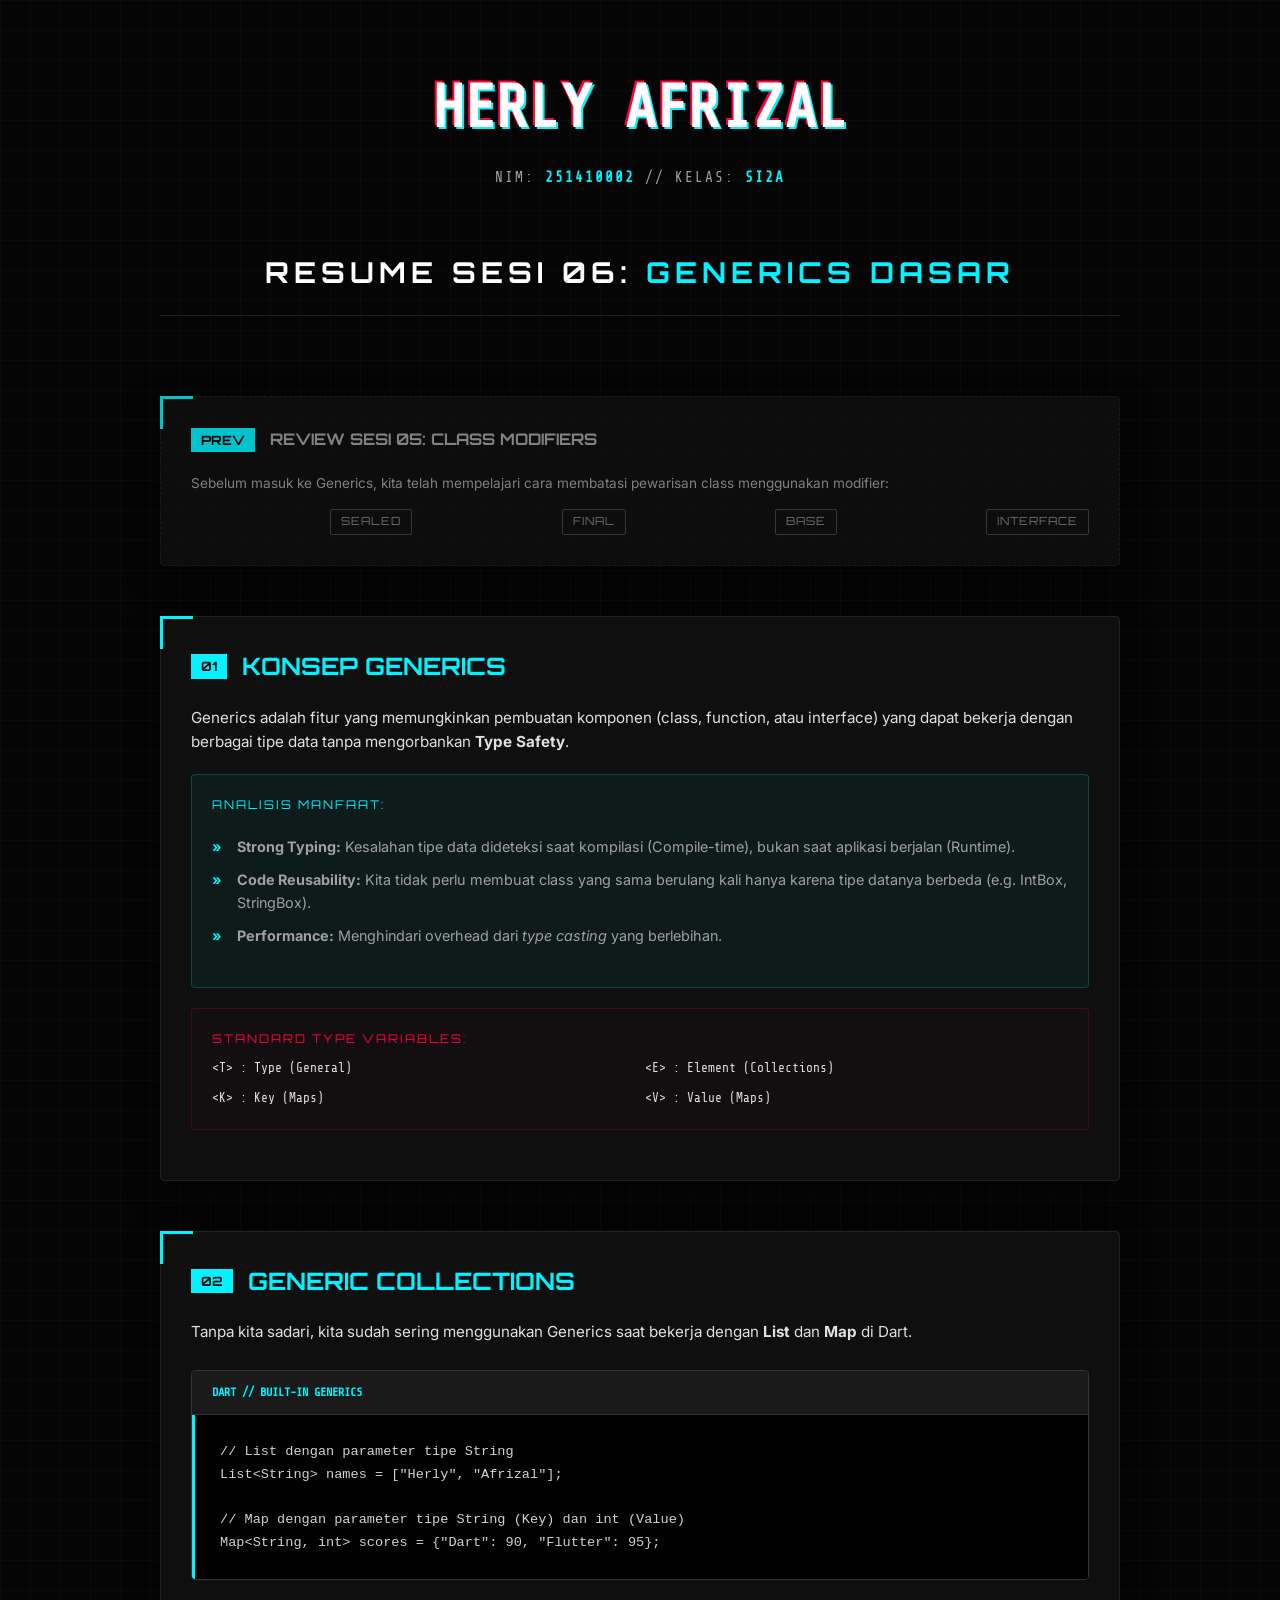
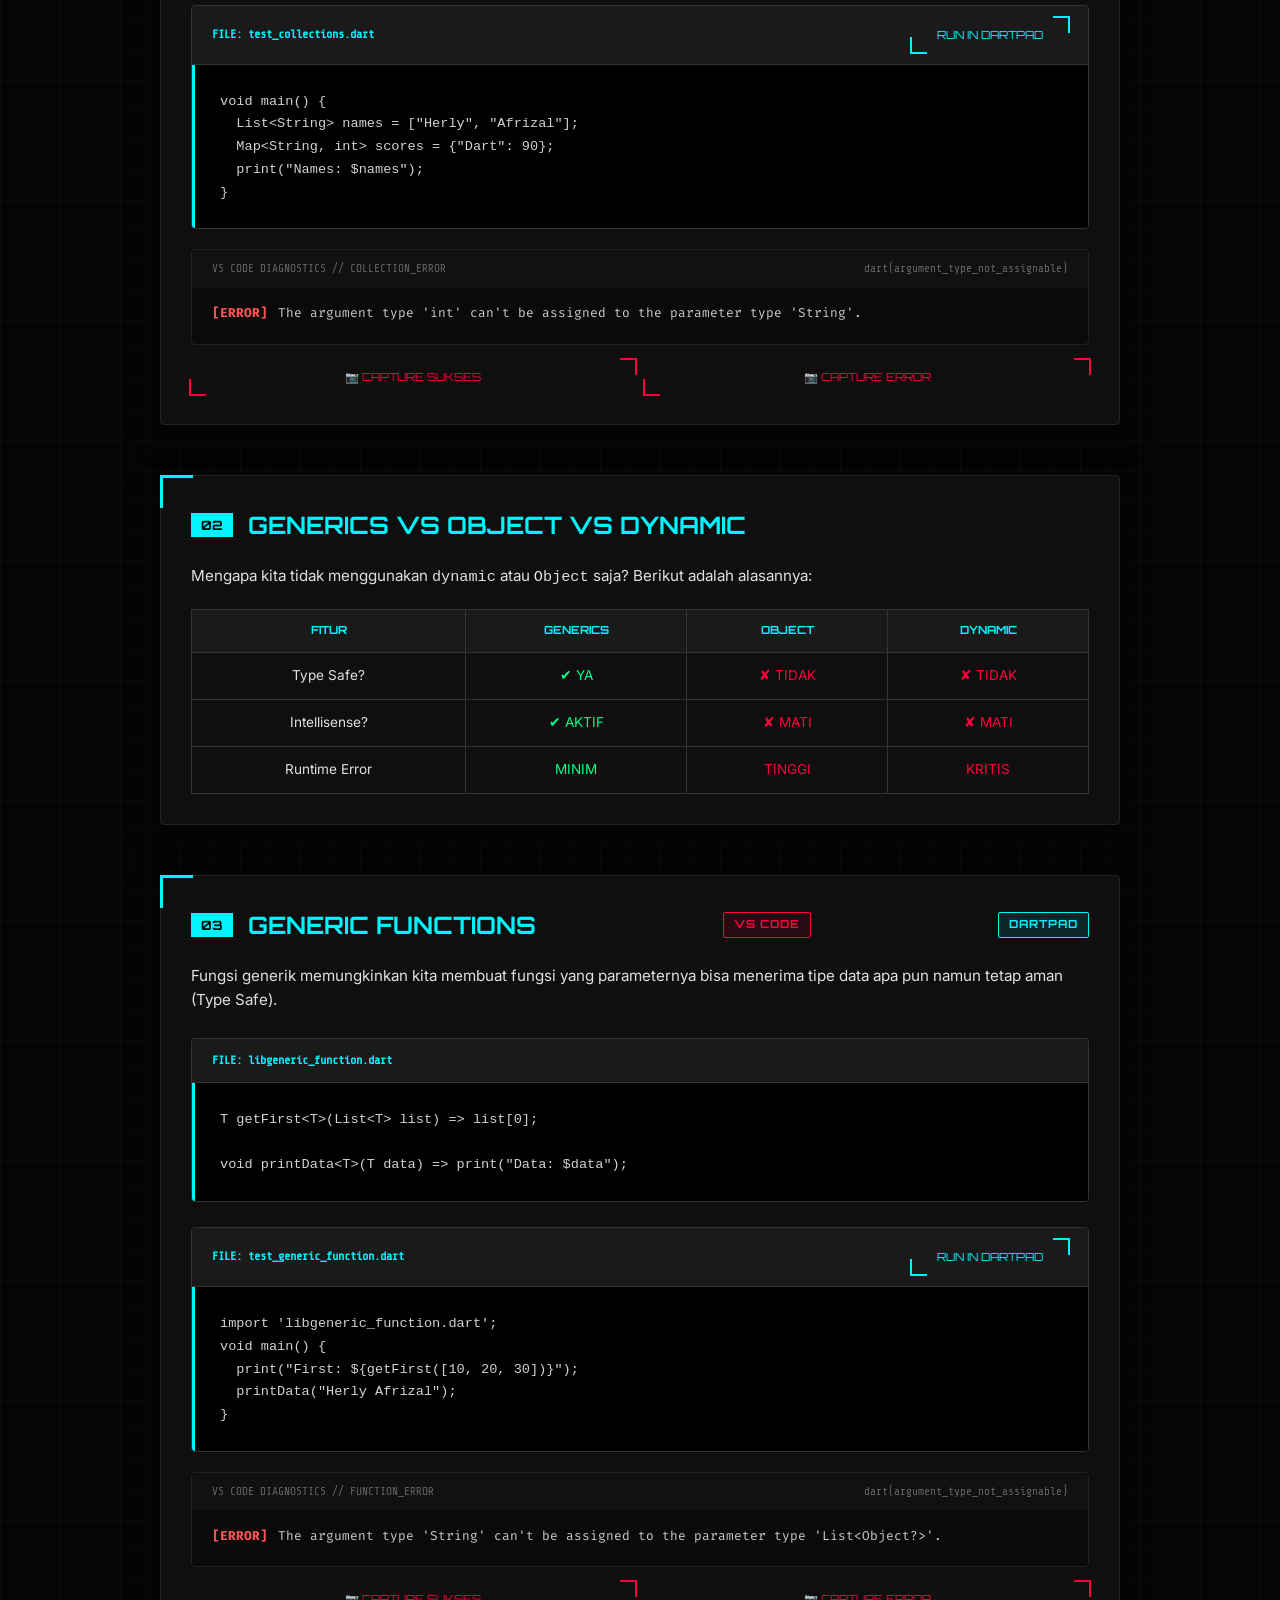
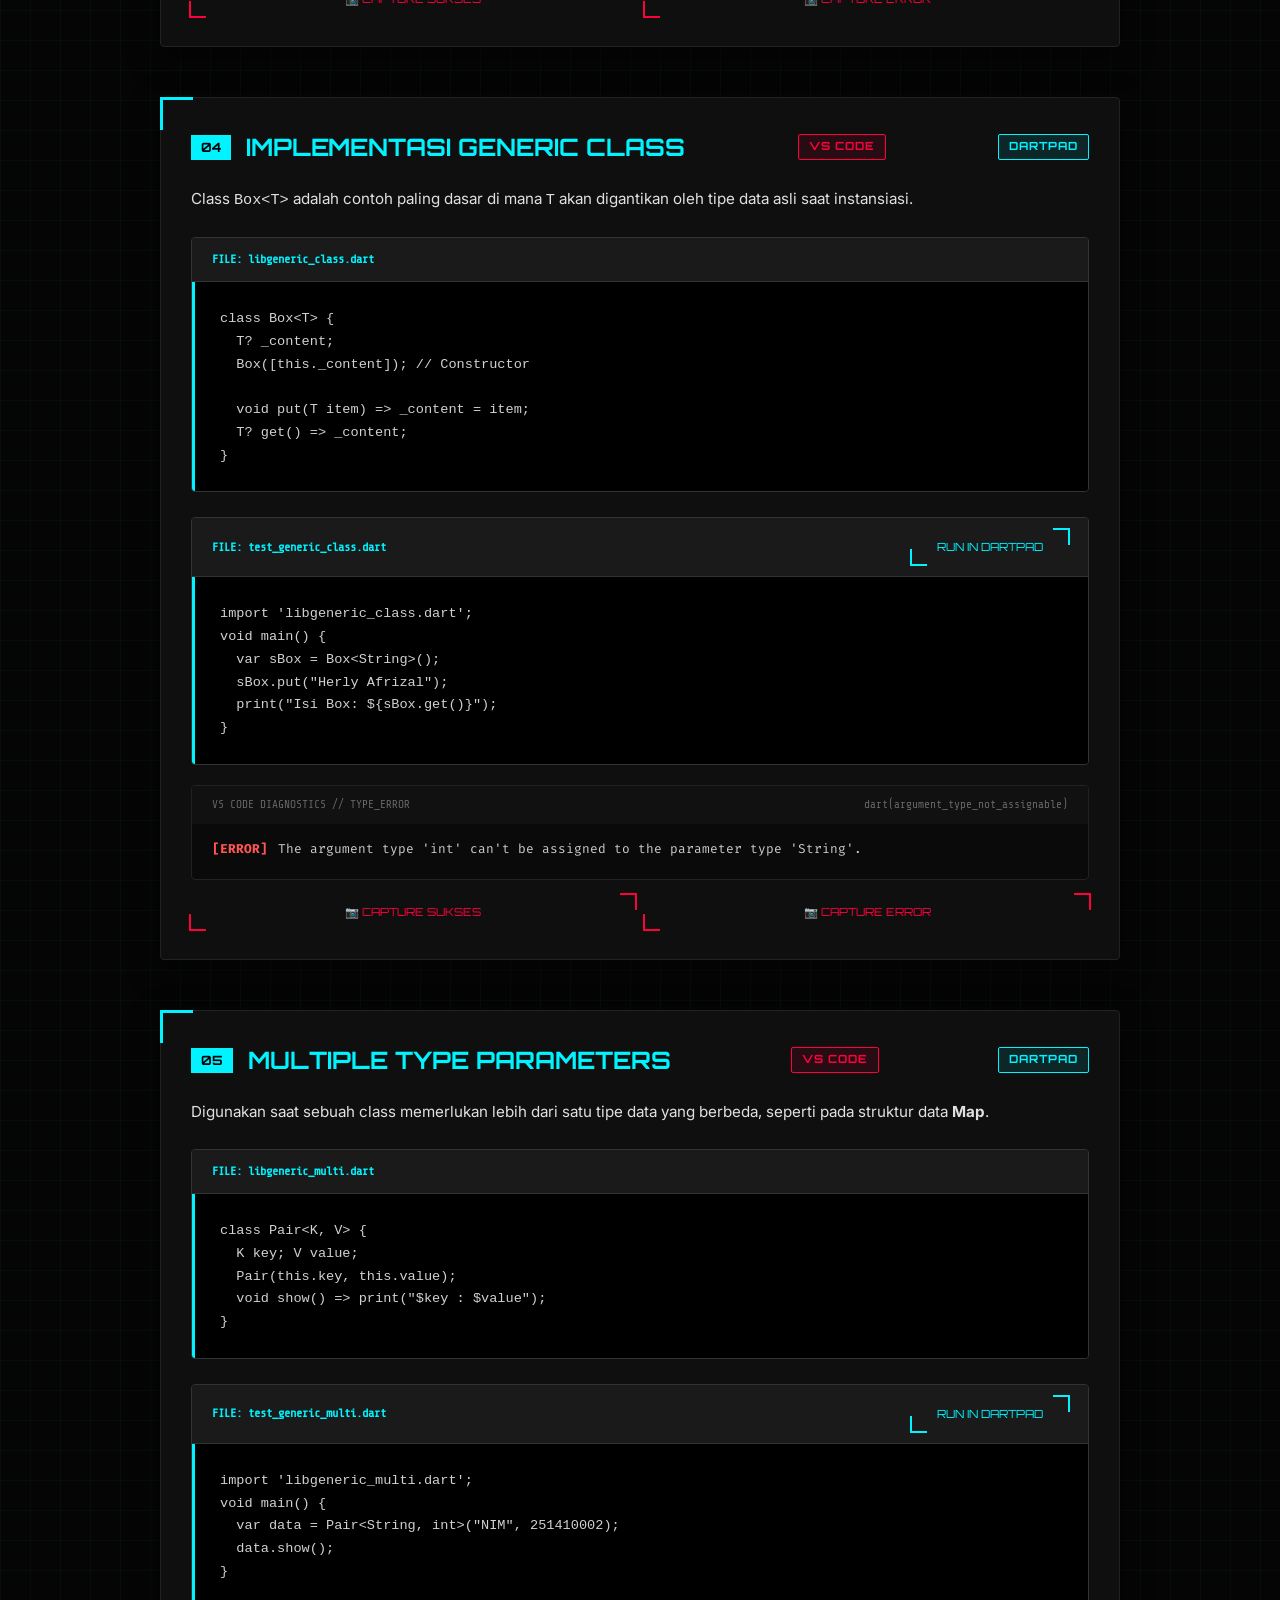
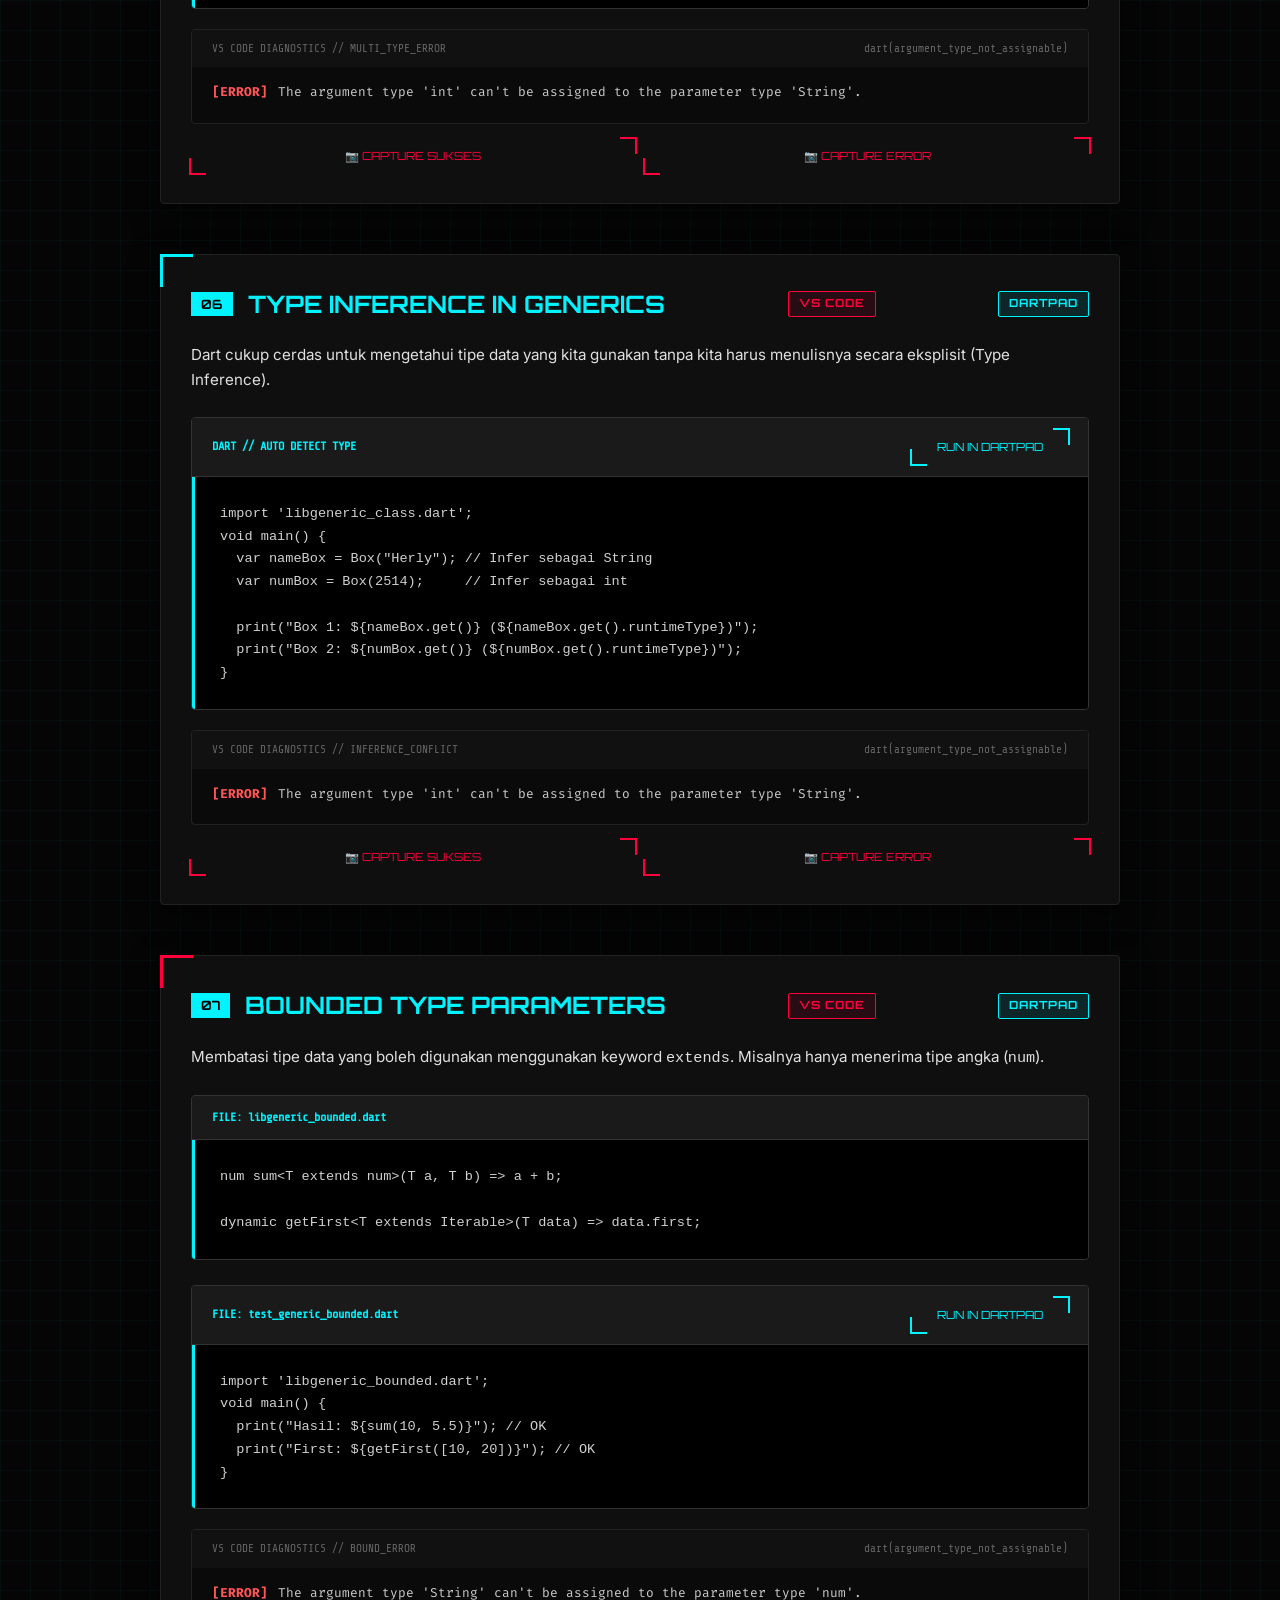
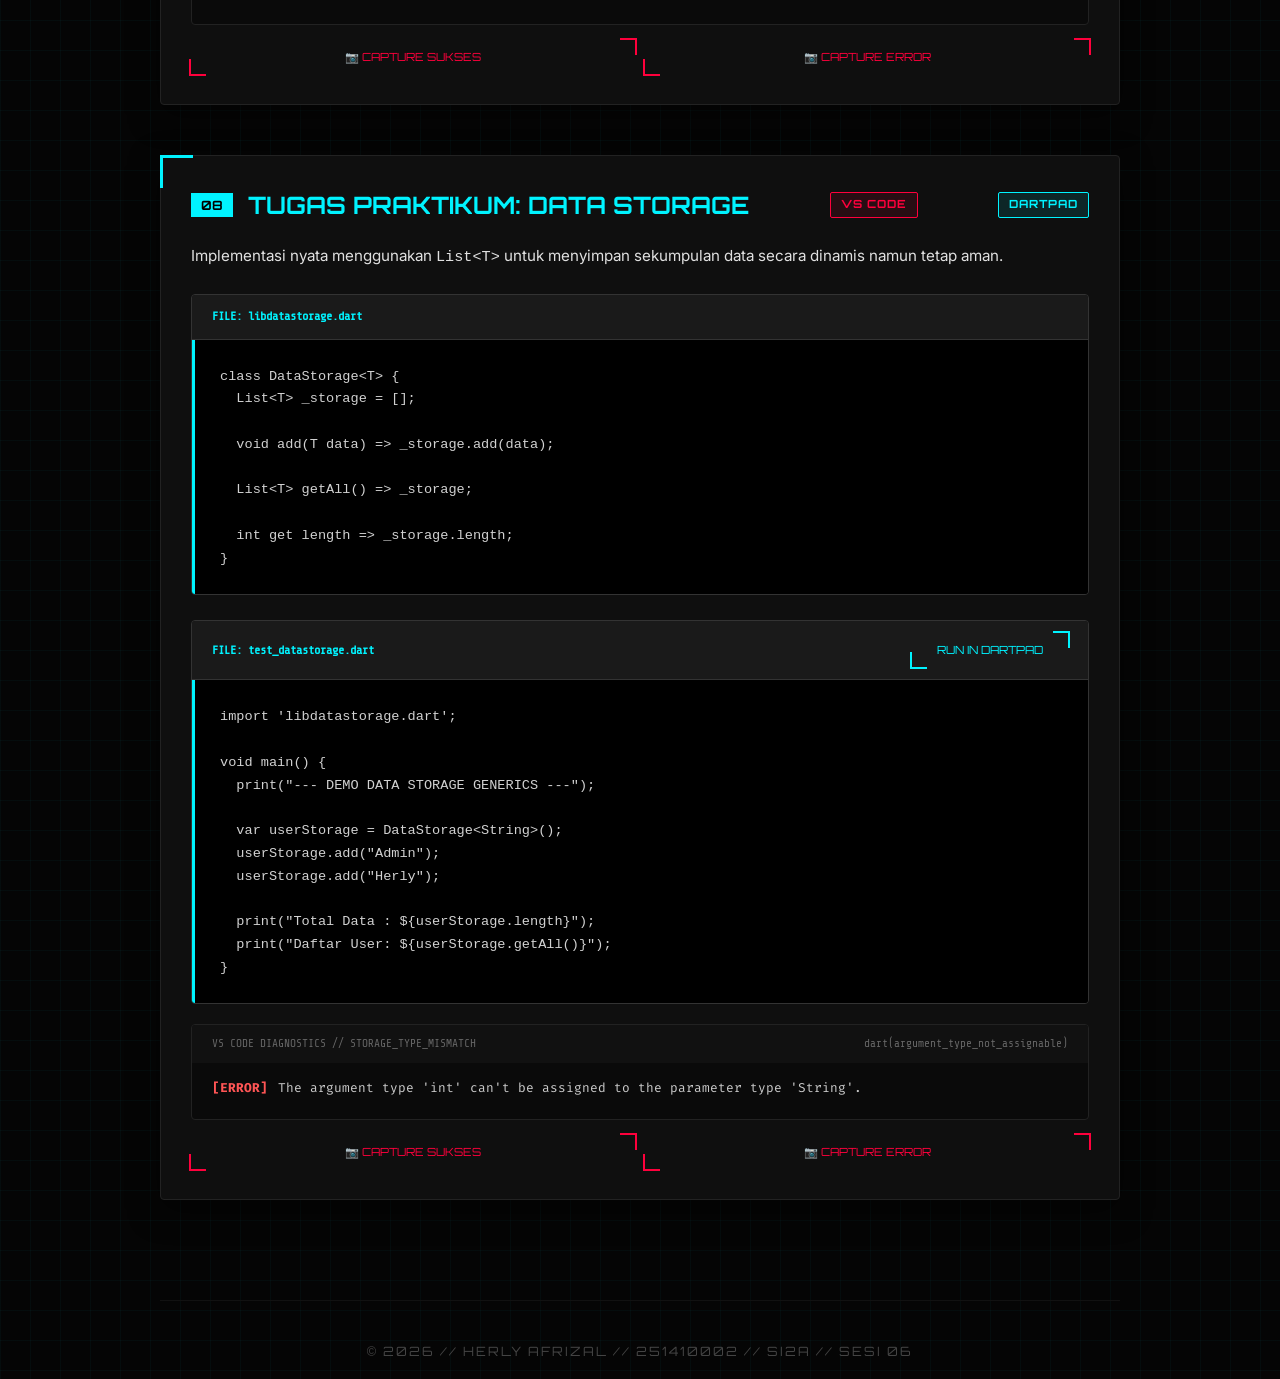
<file: Tugas6/index.html>
<!DOCTYPE html>
<html lang="id">

<head>
  <meta charset="UTF-8">
  <meta name="viewport" content="width=device-width, initial-scale=1.0">
  <title>Resume Sesi 6 - Herly Afrizal</title>
  <link
    href="https://fonts.googleapis.com/css2?family=Orbitron:wght@400;700;900&family=Inter:wght@300;400;600&family=Fira+Code:wght@400;500&family=Share+Tech+Mono&display=swap"
    rel="stylesheet">
  <style>
    :root {
      --bg-color: #050505;
      --card-bg: #0f0f0f;
      --accent-blue: #00f3ff;
      --accent-blue-glow: rgba(0, 243, 255, 0.5);
      --accent-red: #ff003c;
      --accent-red-glow: rgba(255, 0, 60, 0.5);
      --text-main: #e0e0e0;
      --text-dim: #a0a0a0;
      --code-bg: #000000;
      --border-color: #222;
    }

    * {
      margin: 0;
      padding: 0;
      box-sizing: border-box;
      user-select: none;
    }

    body {
      background-color: var(--bg-color);
      color: var(--text-main);
      font-family: 'Inter', sans-serif;
      line-height: 1.6;
      overflow-x: hidden;
      background-image:
        linear-gradient(rgba(0, 243, 255, 0.03) 1px, transparent 1px),
        linear-gradient(90deg, rgba(0, 243, 255, 0.03) 1px, transparent 1px);
      background-size: 30px 30px;
    }

    .container {
      max-width: 1000px;
      margin: 60px auto;
      padding: 0 20px;
    }

    header {
      text-align: center;
      margin-bottom: 80px;
    }

    .gerakan {
      font-family: 'Share Tech Mono', monospace;
      font-size: 60px;
      font-weight: 700;
      color: #fff;
      text-transform: uppercase;
      margin-bottom: 10px;
      position: relative;
      display: inline-block;
      text-shadow: 2px 2px var(--accent-blue), -2px -2px var(--accent-red);
      animation: glitch 3s infinite;
      width: 100%;
      text-align: center;
    }

    @keyframes glitch {
      0% {
        transform: translate(0);
      }

      5% {
        transform: translate(-2px, 2px);
        text-shadow: -2px -2px var(--accent-blue), 2px 2px var(--accent-red);
      }

      10% {
        transform: translate(2px, -2px);
        text-shadow: 2px 2px var(--accent-blue), -2px -2px var(--accent-red);
      }

      15% {
        transform: translate(0);
      }

      100% {
        transform: translate(0);
      }
    }

    .info-bar {
      text-align: center;
      margin-bottom: 60px;
      font-family: 'Share Tech Mono', monospace;
      color: var(--text-dim);
      letter-spacing: 2px;
      text-transform: uppercase;
      font-size: 0.9rem;
    }

    .info-bar b {
      color: var(--accent-blue);
    }

    .session-title {
      font-family: 'Orbitron', sans-serif;
      text-align: center;
      color: #fff;
      font-size: 1.8rem;
      margin-bottom: 80px;
      letter-spacing: 5px;
      text-transform: uppercase;
      border-bottom: 1px solid var(--border-color);
      padding-bottom: 20px;
    }

    .session-title span {
      color: var(--accent-blue);
    }

    .cyber-card {
      background: var(--card-bg);
      border: 1px solid var(--border-color);
      padding: 30px;
      margin-bottom: 50px;
      border-radius: 4px;
      position: relative;
      transition: all 0.3s ease;
      box-shadow: 0 10px 30px rgba(0, 0, 0, 0.5);
    }

    .cyber-card::before {
      content: "";
      position: absolute;
      top: -1px;
      left: -1px;
      width: 30px;
      height: 30px;
      border-top: 3px solid var(--accent-blue);
      border-left: 3px solid var(--accent-blue);
    }

    .cyber-card.vscode::before {
      border-color: var(--accent-red);
    }

    .cyber-card:hover {
      border-color: var(--accent-blue);
      box-shadow: 0 0 20px rgba(0, 243, 255, 0.1);
    }

    h3 {
      font-family: 'Orbitron', sans-serif;
      font-size: 1.5rem;
      color: var(--accent-blue);
      margin-bottom: 20px;
      display: flex;
      align-items: center;
      gap: 15px;
    }

    h3 span {
      font-size: 0.8rem;
      background: var(--accent-blue);
      color: black;
      padding: 2px 10px;
    }

    .badge {
      font-size: 0.7rem;
      font-family: 'Orbitron', sans-serif;
      padding: 3px 10px;
      border-radius: 2px;
      text-transform: uppercase;
      margin-left: auto;
      letter-spacing: 1px;
    }

    .badge-dartpad {
      background: rgba(0, 243, 255, 0.1);
      color: var(--accent-blue);
      border: 1px solid var(--accent-blue);
    }

    .badge-vscode {
      background: rgba(255, 0, 60, 0.1);
      color: var(--accent-red);
      border: 1px solid var(--accent-red);
    }

    p {
      margin-bottom: 15px;
      color: var(--text-main);
      font-size: 0.95rem;
    }

    ul {
      list-style: none;
      margin: 20px 0;
    }

    ul li {
      margin-bottom: 10px;
      padding-left: 25px;
      position: relative;
      font-size: 0.9rem;
      color: var(--text-dim);
    }

    ul li::before {
      content: "»";
      position: absolute;
      left: 0;
      color: var(--accent-blue);
      font-weight: bold;
    }

    .analisis-box {
      background: rgba(0, 243, 255, 0.05);
      border: 1px solid rgba(0, 243, 255, 0.2);
      padding: 20px;
      margin: 20px 0;
      border-radius: 4px;
    }

    .analisis-title {
      font-family: 'Orbitron', sans-serif;
      font-size: 0.75rem;
      color: var(--accent-blue);
      margin-bottom: 10px;
      text-transform: uppercase;
      letter-spacing: 2px;
    }

    .code-container {
      margin-top: 25px;
      border-radius: 4px;
      overflow: hidden;
      border: 1px solid #333;
    }

    .code-header {
      background: #1a1a1a;
      padding: 12px 20px;
      display: flex;
      justify-content: space-between;
      align-items: center;
      font-size: 0.75rem;
      border-bottom: 1px solid #333;
    }

    .code-header .lang {
      color: var(--accent-blue);
      font-family: 'Share Tech Mono', monospace;
      font-weight: bold;
    }

    .btn {
      background: transparent;
      border: none;
      color: var(--accent-blue);
      padding: 10px 25px;
      font-family: 'Orbitron', sans-serif;
      font-size: 0.7rem;
      cursor: pointer;
      text-transform: uppercase;
      position: relative;
      transition: all 0.3s;
    }

    .btn::before {
      content: "";
      position: absolute;
      top: -2px;
      right: -2px;
      width: 15px;
      height: 15px;
      border-top: 2px solid var(--accent-blue);
      border-right: 2px solid var(--accent-blue);
      transition: all 0.3s;
    }

    .btn::after {
      content: "";
      position: absolute;
      bottom: -2px;
      left: -2px;
      width: 15px;
      height: 15px;
      border-bottom: 2px solid var(--accent-blue);
      border-left: 2px solid var(--accent-blue);
      transition: all 0.3s;
    }

    .btn:hover {
      background: rgba(0, 243, 255, 0.1);
      box-shadow: 0 0 15px var(--accent-blue-glow);
      text-shadow: 0 0 5px #fff;
      color: #fff;
    }

    .btn:hover::before,
    .btn:hover::after {
      width: 100%;
      height: 100%;
    }

    .btn-capture {
      color: var(--accent-red);
      z-index: 10;
    }

    .btn-capture::before,
    .btn-capture::after {
      border-color: var(--accent-red);
    }

    .btn-capture:hover {
      background: rgba(255, 0, 60, 0.1);
      box-shadow: 0 0 15px var(--accent-red-glow);
    }

    .btn-capture:hover::before,
    .btn-capture:hover::after {
      border-color: var(--accent-red);
    }

    pre {
      background-color: var(--code-bg);
      color: #d1d1d1;
      padding: 25px;
      margin: 0;
      overflow-x: auto;
      font-family: 'Fira Code', monospace;
      font-size: 0.85rem;
      border-left: 3px solid var(--accent-blue);
    }

    .diagnostics-panel {
      background: #0a0a0a;
      border: 1px solid #222;
      margin-top: 20px;
      border-radius: 4px;
      overflow: hidden;
    }

    .diag-header {
      background: #111;
      padding: 10px 20px;
      font-family: 'Share Tech Mono', monospace;
      font-size: 0.7rem;
      color: #666;
      display: flex;
      justify-content: space-between;
    }

    .diag-body {
      padding: 15px 20px;
      font-family: 'Fira Code', monospace;
      font-size: 0.8rem;
    }

    .diag-line {
      margin-bottom: 5px;
    }

    .diag-type {
      color: #ff5555;
      font-weight: bold;
      margin-right: 10px;
    }

    .diag-msg {
      color: #ccc;
    }

    .modifier-table {
      width: 100%;
      border-collapse: collapse;
      margin-top: 20px;
      font-size: 0.85rem;
    }

    .modifier-table th,
    .modifier-table td {
      padding: 12px;
      border: 1px solid #333;
      text-align: center;
    }

    .modifier-table th {
      background: #1a1a1a;
      color: var(--accent-blue);
      font-family: 'Orbitron', sans-serif;
      font-size: 0.7rem;
    }

    .check {
      color: #00ff88;
    }

    .cross {
      color: var(--accent-red);
    }

    .footer {
      margin-top: 100px;
      text-align: center;
      font-size: 0.8rem;
      color: #444;
      border-top: 1px solid #111;
      padding: 40px 0;
      font-family: 'Orbitron', sans-serif;
      letter-spacing: 2px;
    }

    /* Modal */
    .modal-overlay {
      display: none;
      position: fixed;
      top: 0;
      left: 0;
      width: 100%;
      height: 100%;
      background: rgba(0, 0, 0, 0.9);
      backdrop-filter: blur(10px);
      z-index: 10000;
      justify-content: center;
      align-items: center;
      opacity: 0;
      transition: opacity 0.3s ease;
    }

    .modal-overlay.active {
      display: flex;
      opacity: 1;
    }

    .modal-content {
      width: 95%;
      max-width: 1100px;
      height: 85vh;
      background: #050505;
      border: 1px solid var(--accent-blue);
      position: relative;
      box-shadow: 0 0 50px rgba(0, 243, 255, 0.3);
      display: flex;
      flex-direction: column;
    }

    .modal-header {
      background: #000;
      padding: 15px 25px;
      display: flex;
      justify-content: space-between;
      align-items: center;
      border-bottom: 2px solid #111;
    }

    .modal-title {
      font-family: 'Orbitron', sans-serif;
      color: var(--accent-blue);
      font-size: 0.8rem;
    }

    .close-modal {
      background: transparent;
      border: 1px solid var(--accent-blue);
      color: var(--accent-blue);
      width: 32px;
      height: 32px;
      cursor: pointer;
    }

    .modal-body {
      flex: 1;
      background: #000;
    }

    .modal-body iframe {
      width: 100%;
      height: 100%;
      border: none;
    }
  </style>
</head>

<body>
  <div class="container">
    <header>
      <div class="gerakan">HERLY AFRIZAL</div>
      <div class="info-bar">NIM: <b>251410002</b> // KELAS: <b>SI2A</b></div>
      <h1 class="session-title">RESUME SESI 06: <span>GENERICS DASAR</span></h1>
    </header>

    <!-- 00: REVIEW SESI 05 -->
    <div class="cyber-card" style="border-style: dashed; opacity: 0.8;">
      <h3 style="font-size: 1rem; color: var(--text-dim);"><span>PREV</span> REVIEW SESI 05: CLASS MODIFIERS</h3>
      <p style="font-size: 0.85rem; color: var(--text-dim);">Sebelum masuk ke Generics, kita telah mempelajari cara
        membatasi pewarisan class menggunakan modifier:</p>
      <div style="display: flex; gap: 10px; flex-wrap: wrap;">
        <div class="badge" style="border: 1px solid #444; color: #888;">SEALED</div>
        <div class="badge" style="border: 1px solid #444; color: #888;">FINAL</div>
        <div class="badge" style="border: 1px solid #444; color: #888;">BASE</div>
        <div class="badge" style="border: 1px solid #444; color: #888;">INTERFACE</div>
      </div>
    </div>

    <!-- 01: DEFINISI & MANFAAT -->
    <div class="cyber-card">
      <h3><span>01</span> KONSEP GENERICS</h3>
      <p>Generics adalah fitur yang memungkinkan pembuatan komponen (class, function, atau interface) yang dapat bekerja
        dengan berbagai tipe data tanpa mengorbankan <b>Type Safety</b>.</p>

      <div class="analisis-box">
        <div class="analisis-title">ANALISIS MANFAAT:</div>
        <ul>
          <li><b>Strong Typing:</b> Kesalahan tipe data dideteksi saat kompilasi (Compile-time), bukan saat aplikasi
            berjalan (Runtime).</li>
          <li><b>Code Reusability:</b> Kita tidak perlu membuat class yang sama berulang kali hanya karena tipe datanya
            berbeda (e.g. IntBox, StringBox).</li>
          <li><b>Performance:</b> Menghindari overhead dari <i>type casting</i> yang berlebihan.</li>
        </ul>
      </div>

      <div class="analisis-box" style="background: rgba(255, 0, 60, 0.02); border-color: rgba(255, 0, 60, 0.2);">
        <div class="analisis-title" style="color: var(--accent-red);">STANDARD TYPE VARIABLES:</div>
        <div
          style="display: grid; grid-template-columns: 1fr 1fr; gap: 10px; font-size: 0.8rem; font-family: 'Share Tech Mono', monospace;">
          <div>&lt;T&gt; : Type (General)</div>
          <div>&lt;E&gt; : Element (Collections)</div>
          <div>&lt;K&gt; : Key (Maps)</div>
          <div>&lt;V&gt; : Value (Maps)</div>
        </div>
      </div>
    </div>

    <!-- 02: GENERIC COLLECTIONS -->
    <div class="cyber-card">
      <h3><span>02</span> GENERIC COLLECTIONS</h3>
      <p>Tanpa kita sadari, kita sudah sering menggunakan Generics saat bekerja dengan <b>List</b> dan <b>Map</b> di
        Dart.</p>

      <div class="code-container">
        <div class="code-header"><span class="lang">DART // BUILT-IN GENERICS</span></div>
        <pre><code>// List dengan parameter tipe String
List&lt;String&gt; names = ["Herly", "Afrizal"];

// Map dengan parameter tipe String (Key) dan int (Value)
Map&lt;String, int&gt; scores = {"Dart": 90, "Flutter": 95};</code></pre>
      </div>

      <div class="code-container" id="code-collections">
        <div class="code-header">
          <span class="lang">FILE: test_collections.dart</span>
          <button class="btn" onclick="runCode('code-collections', '2b466592d2cc0bc878e44f315bf8d0a3')">RUN IN
            DARTPAD</button>
        </div>
        <pre><code>void main() {
  List&lt;String&gt; names = ["Herly", "Afrizal"];
  Map&lt;String, int&gt; scores = {"Dart": 90};
  print("Names: $names");
}</code></pre>
      </div>

      <div class="diagnostics-panel">
        <div class="diag-header"><span>VS CODE DIAGNOSTICS // COLLECTION_ERROR</span><span>dart(argument_type_not_assignable)</span></div>
        <div class="diag-body">
          <div class="diag-line"><span class="diag-type">[ERROR]</span><span class="diag-msg">The argument type 'int' can't be assigned to the parameter type 'String'.</span></div>
        </div>
      </div>

      <div style="display: grid; grid-template-columns: 1fr 1fr; gap: 10px; margin-top: 15px;">
        <button class="btn btn-capture" onclick="viewCapture('collectionsukses.png', 'COLLECTIONS (SUCCESS)')">📷
          CAPTURE SUKSES</button>
        <button class="btn btn-capture" onclick="viewCapture('collectionerror.png', 'COLLECTIONS (ERROR)')">📷 CAPTURE
          ERROR</button>
      </div>
    </div>

    <!-- 03: PERBANDINGAN TIPE -->
    <div class="cyber-card">
      <h3><span>02</span> GENERICS VS OBJECT VS DYNAMIC</h3>
      <p>Mengapa kita tidak menggunakan <code>dynamic</code> atau <code>Object</code> saja? Berikut adalah alasannya:
      </p>

      <table class="modifier-table">
        <thead>
          <tr>
            <th>FITUR</th>
            <th>GENERICS</th>
            <th>OBJECT</th>
            <th>DYNAMIC</th>
          </tr>
        </thead>
        <tbody>
          <tr>
            <td>Type Safe?</td>
            <td class="check">✔ YA</td>
            <td class="cross">✘ TIDAK</td>
            <td class="cross">✘ TIDAK</td>
          </tr>
          <tr>
            <td>Intellisense?</td>
            <td class="check">✔ AKTIF</td>
            <td class="cross">✘ MATI</td>
            <td class="cross">✘ MATI</td>
          </tr>
          <tr>
            <td>Runtime Error</td>
            <td class="check">MINIM</td>
            <td class="cross">TINGGI</td>
            <td class="cross">KRITIS</td>
          </tr>
        </tbody>
      </table>
    </div>

    <!-- 03: GENERIC FUNCTIONS -->
    <div class="cyber-card">
      <h3>
        <span>03</span> GENERIC FUNCTIONS
        <div class="badge badge-vscode">VS CODE</div>
        <div class="badge badge-dartpad">DARTPAD</div>
      </h3>
      <p>Fungsi generik memungkinkan kita membuat fungsi yang parameternya bisa menerima tipe data apa pun namun tetap
        aman (Type Safe).</p>

      <div class="code-container">
        <div class="code-header"><span class="lang">FILE: libgeneric_function.dart</span></div>
        <pre><code>T getFirst&lt;T&gt;(List&lt;T&gt; list) => list[0];

void printData&lt;T&gt;(T data) => print("Data: $data");</code></pre>
      </div>

      <div class="code-container" id="code-function">
        <div class="code-header">
          <span class="lang">FILE: test_generic_function.dart</span>
          <button class="btn" onclick="runCode('code-function', '57b934e849adbebd9e75b8b19bb270ae')">RUN IN
            DARTPAD</button>
        </div>
        <pre><code>import 'libgeneric_function.dart';
void main() {
  print("First: ${getFirst([10, 20, 30])}");
  printData("Herly Afrizal");
}</code></pre>
      </div>

      <div class="diagnostics-panel">
        <div class="diag-header"><span>VS CODE DIAGNOSTICS // FUNCTION_ERROR</span><span>dart(argument_type_not_assignable)</span></div>
        <div class="diag-body">
          <div class="diag-line"><span class="diag-type">[ERROR]</span><span class="diag-msg">The argument type 'String' can't be assigned to the parameter type 'List&lt;Object?&gt;'.</span></div>
        </div>
      </div>

      <div style="display: grid; grid-template-columns: 1fr 1fr; gap: 10px; margin-top: 15px;">
        <button class="btn btn-capture"
          onclick="viewCapture('generic_function_sukses.png', 'GENERIC FUNCTION (SUCCESS)')">📷 CAPTURE SUKSES</button>
        <button class="btn btn-capture"
          onclick="viewCapture('generic_function_error.png', 'GENERIC FUNCTION (ERROR)')">📷 CAPTURE ERROR</button>
      </div>
    </div>

    <!-- 04: GENERIC CLASS -->
    <div class="cyber-card">
      <h3>
        <span>04</span> IMPLEMENTASI GENERIC CLASS
        <div class="badge badge-vscode">VS CODE</div>
        <div class="badge badge-dartpad">DARTPAD</div>
      </h3>
      <p>Class <code>Box&lt;T&gt;</code> adalah contoh paling dasar di mana <code>T</code> akan digantikan oleh tipe
        data asli saat instansiasi.</p>

      <div class="code-container">
        <div class="code-header"><span class="lang">FILE: libgeneric_class.dart</span></div>
        <pre><code>class Box&lt;T&gt; {
  T? _content;
  Box([this._content]); // Constructor

  void put(T item) => _content = item;
  T? get() => _content;
}</code></pre>
      </div>

      <div class="code-container" id="code-generic-class">
        <div class="code-header">
          <span class="lang">FILE: test_generic_class.dart</span>
          <button class="btn" onclick="runCode('code-generic-class', 'fa3b970f6818d37a49619667de1afec7')">RUN IN
            DARTPAD</button>
        </div>
        <pre><code>import 'libgeneric_class.dart';
void main() {
  var sBox = Box&lt;String&gt;();
  sBox.put("Herly Afrizal");
  print("Isi Box: ${sBox.get()}");
}</code></pre>
      </div>

      <div class="diagnostics-panel">
        <div class="diag-header"><span>VS CODE DIAGNOSTICS // TYPE_ERROR</span><span>dart(argument_type_not_assignable)</span></div>
        <div class="diag-body">
          <div class="diag-line"><span class="diag-type">[ERROR]</span><span class="diag-msg">The argument type 'int' can't be assigned to the parameter type 'String'.</span></div>
        </div>
      </div>

      <div style="display: grid; grid-template-columns: 1fr 1fr; gap: 10px; margin-top: 15px;">
        <button class="btn btn-capture" onclick="viewCapture('generic_class_sukses.png', 'GENERIC CLASS (SUCCESS)')">📷
          CAPTURE
          SUKSES</button>
        <button class="btn btn-capture" onclick="viewCapture('generic_class_error.png', 'GENERIC CLASS (ERROR)')">📷
          CAPTURE ERROR</button>
      </div>
    </div>

    <!-- 04: MULTIPLE PARAMETERS -->
    <div class="cyber-card">
      <h3>
        <span>05</span> MULTIPLE TYPE PARAMETERS
        <div class="badge badge-vscode">VS CODE</div>
        <div class="badge badge-dartpad">DARTPAD</div>
      </h3>
      <p>Digunakan saat sebuah class memerlukan lebih dari satu tipe data yang berbeda, seperti pada struktur data
        <b>Map</b>.
      </p>

      <div class="code-container">
        <div class="code-header"><span class="lang">FILE: libgeneric_multi.dart</span></div>
        <pre><code>class Pair&lt;K, V&gt; {
  K key; V value;
  Pair(this.key, this.value);
  void show() => print("$key : $value");
}</code></pre>
      </div>

      <div class="code-container" id="code-multi-type">
        <div class="code-header">
          <span class="lang">FILE: test_generic_multi.dart</span>
          <button class="btn" onclick="runCode('code-multi-type', 'a63178361f97526ca5703c8fdb4b26ff')">RUN IN
            DARTPAD</button>
        </div>
        <pre><code>import 'libgeneric_multi.dart';
void main() {
  var data = Pair&lt;String, int&gt;("NIM", 251410002);
  data.show();
}</code></pre>
      </div>

      <div class="diagnostics-panel">
        <div class="diag-header"><span>VS CODE DIAGNOSTICS // MULTI_TYPE_ERROR</span><span>dart(argument_type_not_assignable)</span></div>
        <div class="diag-body">
          <div class="diag-line"><span class="diag-type">[ERROR]</span><span class="diag-msg">The argument type 'int' can't be assigned to the parameter type 'String'.</span></div>
        </div>
      </div>

      <div style="display: grid; grid-template-columns: 1fr 1fr; gap: 10px; margin-top: 15px;">
        <button class="btn btn-capture" onclick="viewCapture('generic_multi_sukses.png', 'MULTIPLE PARAM (SUCCESS)')">📷
          CAPTURE SUKSES</button>
        <button class="btn btn-capture" onclick="viewCapture('generic_multi_error.png', 'MULTIPLE PARAM (ERROR)')">📷
          CAPTURE ERROR</button>
      </div>
    </div>

    <!-- 05: TYPE INFERENCE -->
    <div class="cyber-card">
      <h3>
        <span>06</span> TYPE INFERENCE IN GENERICS
        <div class="badge badge-vscode">VS CODE</div>
        <div class="badge badge-dartpad">DARTPAD</div>
      </h3>
      <p>Dart cukup cerdas untuk mengetahui tipe data yang kita gunakan tanpa kita harus menulisnya secara eksplisit
        (Type Inference).</p>

      <div class="code-container" id="code-inference">
        <div class="code-header">
          <span class="lang">DART // AUTO DETECT TYPE</span>
          <button class="btn" onclick="runCode('code-inference', '07ee90904db79fee14465244c5006018')">RUN IN
            DARTPAD</button>
        </div>
        <pre><code>import 'libgeneric_class.dart';
void main() {
  var nameBox = Box("Herly"); // Infer sebagai String
  var numBox = Box(2514);     // Infer sebagai int
  
  print("Box 1: ${nameBox.get()} (${nameBox.get().runtimeType})");
  print("Box 2: ${numBox.get()} (${numBox.get().runtimeType})");
}</code></pre>
      </div>

      <div class="diagnostics-panel">
        <div class="diag-header"><span>VS CODE DIAGNOSTICS // INFERENCE_CONFLICT</span><span>dart(argument_type_not_assignable)</span></div>
        <div class="diag-body">
          <div class="diag-line"><span class="diag-type">[ERROR]</span><span class="diag-msg">The argument type 'int' can't be assigned to the parameter type 'String'.</span></div>
        </div>
      </div>

      <div style="display: grid; grid-template-columns: 1fr 1fr; gap: 10px; margin-top: 15px;">
        <button class="btn btn-capture" onclick="viewCapture('inference_sukses.png', 'TYPE INFERENCE (SUCCESS)')">📷
          CAPTURE SUKSES</button>
        <button class="btn btn-capture" onclick="viewCapture('inference_error.png', 'TYPE INFERENCE (ERROR)')">📷
          CAPTURE ERROR</button>
      </div>
    </div>

    <!-- 06: BOUNDED TYPE -->
    <div class="cyber-card vscode">
      <h3>
        <span>07</span> BOUNDED TYPE PARAMETERS
        <div class="badge badge-vscode">VS CODE</div>
        <div class="badge badge-dartpad">DARTPAD</div>
      </h3>
      <p>Membatasi tipe data yang boleh digunakan menggunakan keyword <code>extends</code>. Misalnya hanya menerima tipe
        angka (<code>num</code>).</p>

      <div class="code-container">
        <div class="code-header"><span class="lang">FILE: libgeneric_bounded.dart</span></div>
        <pre><code>num sum&lt;T extends num&gt;(T a, T b) => a + b;

dynamic getFirst&lt;T extends Iterable&gt;(T data) => data.first;</code></pre>
      </div>

      <div class="code-container" id="code-bounded">
        <div class="code-header">
          <span class="lang">FILE: test_generic_bounded.dart</span>
          <button class="btn" onclick="runCode('code-bounded', 'eb267b87bd8f53f5eb4421a7e14da052')">RUN IN
            DARTPAD</button>
        </div>
        <pre><code>import 'libgeneric_bounded.dart';
void main() {
  print("Hasil: ${sum(10, 5.5)}"); // OK
  print("First: ${getFirst([10, 20])}"); // OK
}</code></pre>
      </div>

      <div class="diagnostics-panel">
        <div class="diag-header"><span>VS CODE DIAGNOSTICS // BOUND_ERROR</span><span>dart(argument_type_not_assignable)</span></div>
        <div class="diag-body">
          <div class="diag-line"><span class="diag-type">[ERROR]</span><span class="diag-msg">The argument type 'String' can't be assigned to the parameter type 'num'.</span></div>
        </div>
      </div>

      <div style="display: grid; grid-template-columns: 1fr 1fr; gap: 10px; margin-top: 15px;">
        <button class="btn btn-capture" onclick="viewCapture('generic_bounded_sukses.png', 'BOUNDED TYPE (SUCCESS)')">📷
          CAPTURE SUKSES</button>
        <button class="btn btn-capture" onclick="viewCapture('generic_bounded_error.png', 'BOUNDED TYPE (ERROR)')">📷
          CAPTURE ERROR</button>
      </div>
    </div>

    <!-- 07: TUGAS PRAKTIKUM -->
    <div class="cyber-card">
      <h3>
        <span>08</span> TUGAS PRAKTIKUM: DATA STORAGE
        <div class="badge badge-vscode">VS CODE</div>
        <div class="badge badge-dartpad">DARTPAD</div>
      </h3>
      <p>Implementasi nyata menggunakan <code>List&lt;T&gt;</code> untuk menyimpan sekumpulan data secara dinamis namun
        tetap aman.</p>

      <div class="code-container">
        <div class="code-header"><span class="lang">FILE: libdatastorage.dart</span></div>
        <pre><code>class DataStorage&lt;T&gt; {
  List&lt;T&gt; _storage = [];

  void add(T data) => _storage.add(data);
  
  List&lt;T&gt; getAll() => _storage;
  
  int get length => _storage.length;
}</code></pre>
      </div>

      <div class="code-container" id="code-praktikum">
        <div class="code-header">
          <span class="lang">FILE: test_datastorage.dart</span>
          <button class="btn" onclick="runCode('code-praktikum', 'c0ef24a44059b28d29216253f93740ef')">RUN IN
            DARTPAD</button>
        </div>
        <pre><code>import 'libdatastorage.dart';

void main() {
  print("--- DEMO DATA STORAGE GENERICS ---");
  
  var userStorage = DataStorage&lt;String&gt;();
  userStorage.add("Admin");
  userStorage.add("Herly");
  
  print("Total Data : ${userStorage.length}");
  print("Daftar User: ${userStorage.getAll()}");
}</code></pre>
      </div>

      <div class="diagnostics-panel">
        <div class="diag-header"><span>VS CODE DIAGNOSTICS // STORAGE_TYPE_MISMATCH</span><span>dart(argument_type_not_assignable)</span></div>
        <div class="diag-body">
          <div class="diag-line"><span class="diag-type">[ERROR]</span><span class="diag-msg">The argument type 'int' can't be assigned to the parameter type 'String'.</span></div>
        </div>
      </div>

      <div style="display: grid; grid-template-columns: 1fr 1fr; gap: 10px; margin-top: 15px;">
        <button class="btn btn-capture" onclick="viewCapture('datastoragesukses.png', 'PRAKTIKUM (SUCCESS)')">📷 CAPTURE
          SUKSES</button>
        <button class="btn btn-capture" onclick="viewCapture('datastorageerror.png', 'PRAKTIKUM (ERROR)')">📷 CAPTURE
          ERROR</button>
      </div>
    </div>

    <div class="footer">
      &copy; 2026 // HERLY AFRIZAL // 251410002 // SI2A // SESI 06
    </div>

    <!-- Modals -->
    <div class="modal-overlay" id="codeModal" onclick="if(event.target === this) closeModal()">
      <div class="modal-content">
        <div class="modal-header">
          <div class="modal-title">DART_RUNTIME // VIRTUAL_EXECUTION</div>
          <button class="close-modal" onclick="closeModal()">X</button>
        </div>
        <div class="modal-body" id="modalIframeContainer"></div>
      </div>
    </div>

    <!-- Image Modal (BARU) -->
    <div class="modal-overlay" id="imageModal" onclick="if(event.target === this) closeImageModal()">
      <div class="modal-content" style="border-color: var(--accent-red); box-shadow: 0 0 50px rgba(255, 0, 60, 0.3);">
        <div class="modal-header" style="border-bottom-color: var(--accent-red);">
          <div class="modal-title" id="imageModalTitle" style="color: var(--accent-red);">TERMINAL_EVIDENCE //
            VS_CODE_CAPTURE</div>
          <button class="close-modal" onclick="closeImageModal()"
            style="border-color: var(--accent-red); color: var(--accent-red);">X</button>
        </div>
        <div class="modal-body" id="modalImageContainer"
          style="position: relative; overflow: hidden; display: flex; justify-content: center; align-items: center; cursor: crosshair;">
        </div>
      </div>
    </div>

    <script>
      function runCode(id, gistId = null) {
        const modal = document.getElementById('codeModal');
        const iframeContainer = document.getElementById('modalIframeContainer');
        modal.classList.add('active');
        document.body.style.overflow = 'hidden';
        let iframe = document.createElement('iframe');
        if (gistId) {
          iframe.src = `https://dartpad.dev/embed-inline.html?theme=dark&run=true&id=${gistId}`;
        } else {
          const code = document.getElementById(id).querySelector('code').innerText;
          const encodedCode = encodeURIComponent(code);
          iframe.src = `https://dartpad.dev/embed-inline.html?theme=dark&run=true&code=${encodedCode}`;
        }
        iframeContainer.innerHTML = '';
        iframeContainer.appendChild(iframe);
      }
      function closeModal() {
        document.getElementById('codeModal').classList.remove('active');
        document.body.style.overflow = '';
        document.getElementById('modalIframeContainer').innerHTML = '';
      }

      // FUNGSI CAPTURE (BARU)
      function viewCapture(src, title) {
        const modal = document.getElementById('imageModal');
        const container = document.getElementById('modalImageContainer');
        const titleEl = document.getElementById('imageModalTitle');

        modal.classList.add('active');
        document.body.style.overflow = 'hidden';
        titleEl.innerText = `BUKTI TERMINAL // ${title}`;

        container.innerHTML = `
          <img src="${src}" alt="Terminal Capture" id="captureImg" style="max-width: 90%; transition: transform 0.1s ease-out;" onclick="toggleZoom(this)">
          <div id="zoomStatus" style="position: absolute; bottom: 20px; left: 50%; transform: translateX(-50%); background: rgba(255, 0, 60, 0.1); border: 1px solid var(--accent-red); padding: 5px 15px; border-radius: 20px; font-size: 0.7rem; color: var(--accent-red);">KLIK UNTUK ZOOM</div>
        `;

        const img = document.getElementById('captureImg');
        container.onmousemove = (e) => {
          if (modal.classList.contains('zoom-active')) {
            const rect = container.getBoundingClientRect();
            const x = ((e.clientX - rect.left) / rect.width) * 100;
            const y = ((e.clientY - rect.top) / rect.height) * 100;
            img.style.transform = `scale(2.5) translate(${50 - x}%, ${50 - y}%)`;
          }
        };
      }

      function toggleZoom(img) {
        const modal = document.getElementById('imageModal');
        const status = document.getElementById('zoomStatus');
        modal.classList.toggle('zoom-active');
        if (modal.classList.contains('zoom-active')) {
          status.innerText = "GESER KURSOR UNTUK ZOOM";
        } else {
          status.innerText = "KLIK UNTUK ZOOM";
          img.style.transform = 'scale(1) translate(0, 0)';
        }
      }

      function closeImageModal() {
        const modal = document.getElementById('imageModal');
        modal.classList.remove('active');
        modal.classList.remove('zoom-active');
        document.body.style.overflow = '';
      }
    </script>
</body>

</html>
</file>
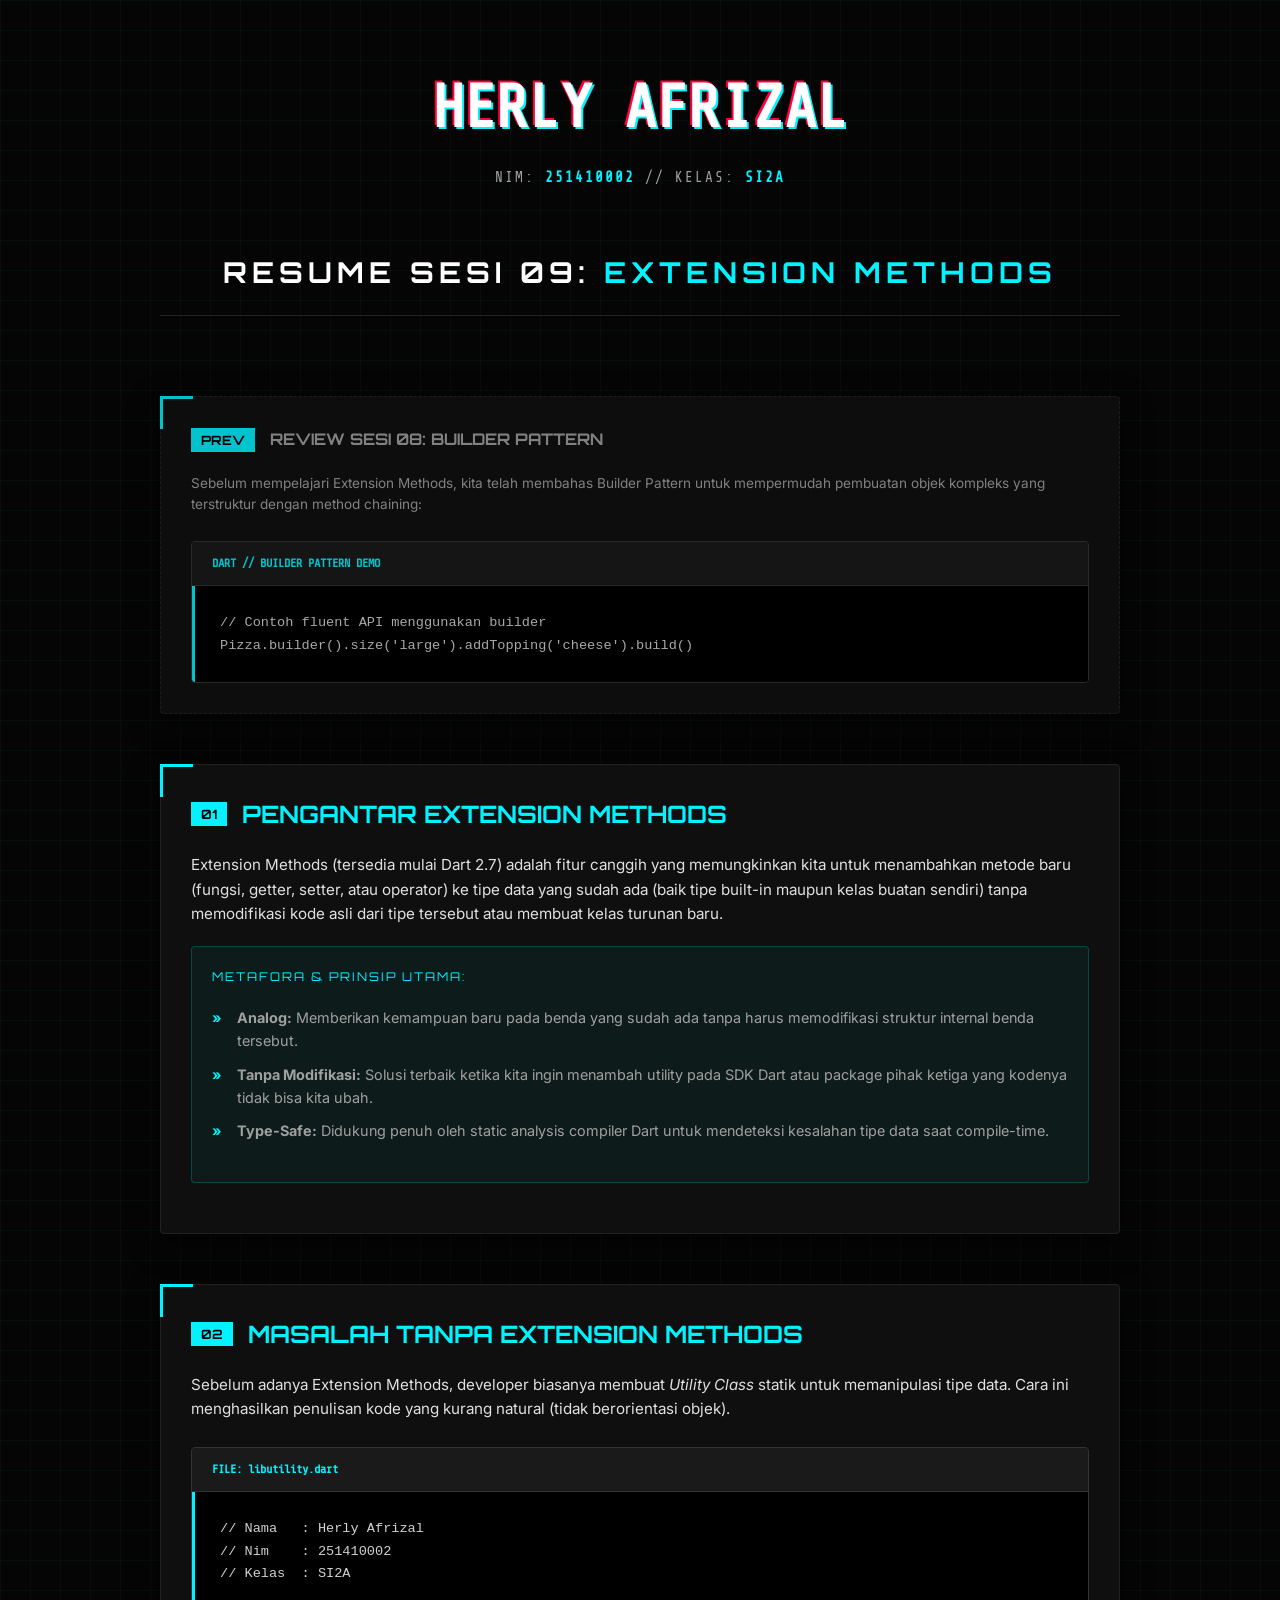
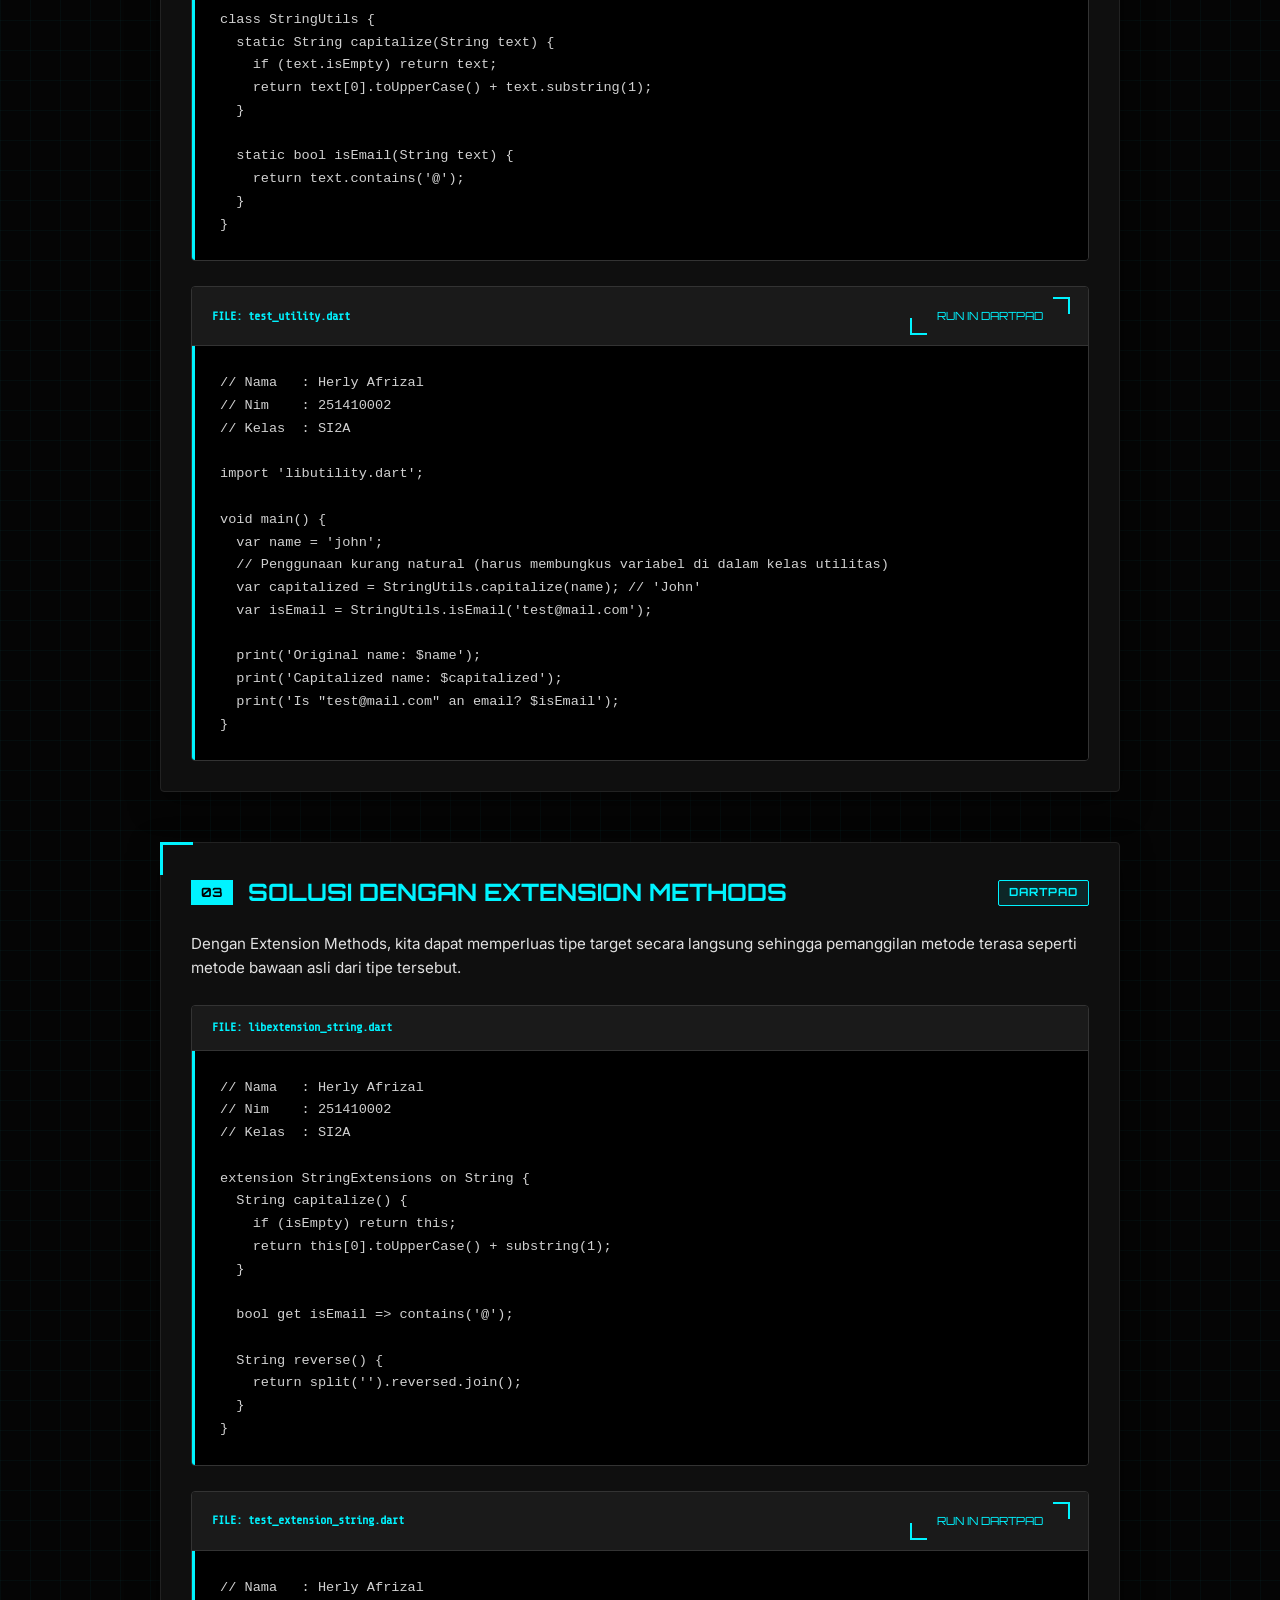
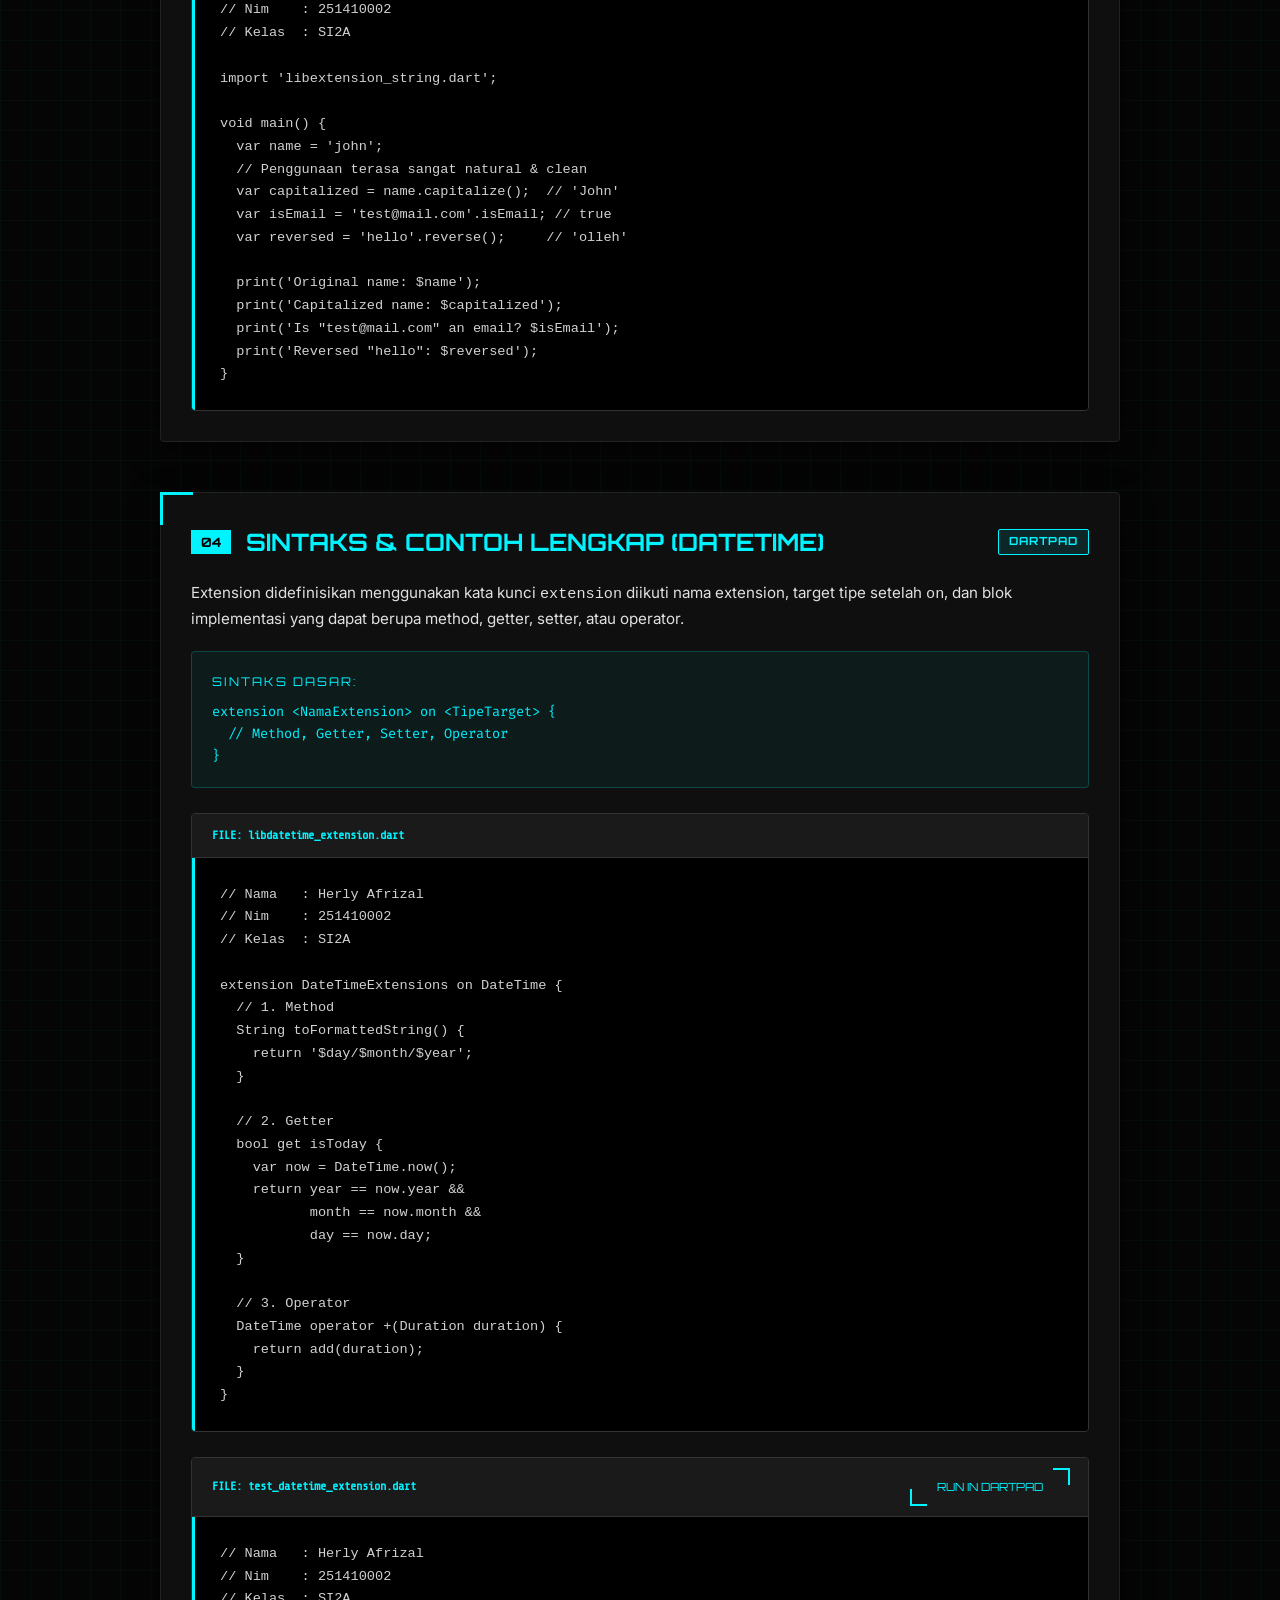
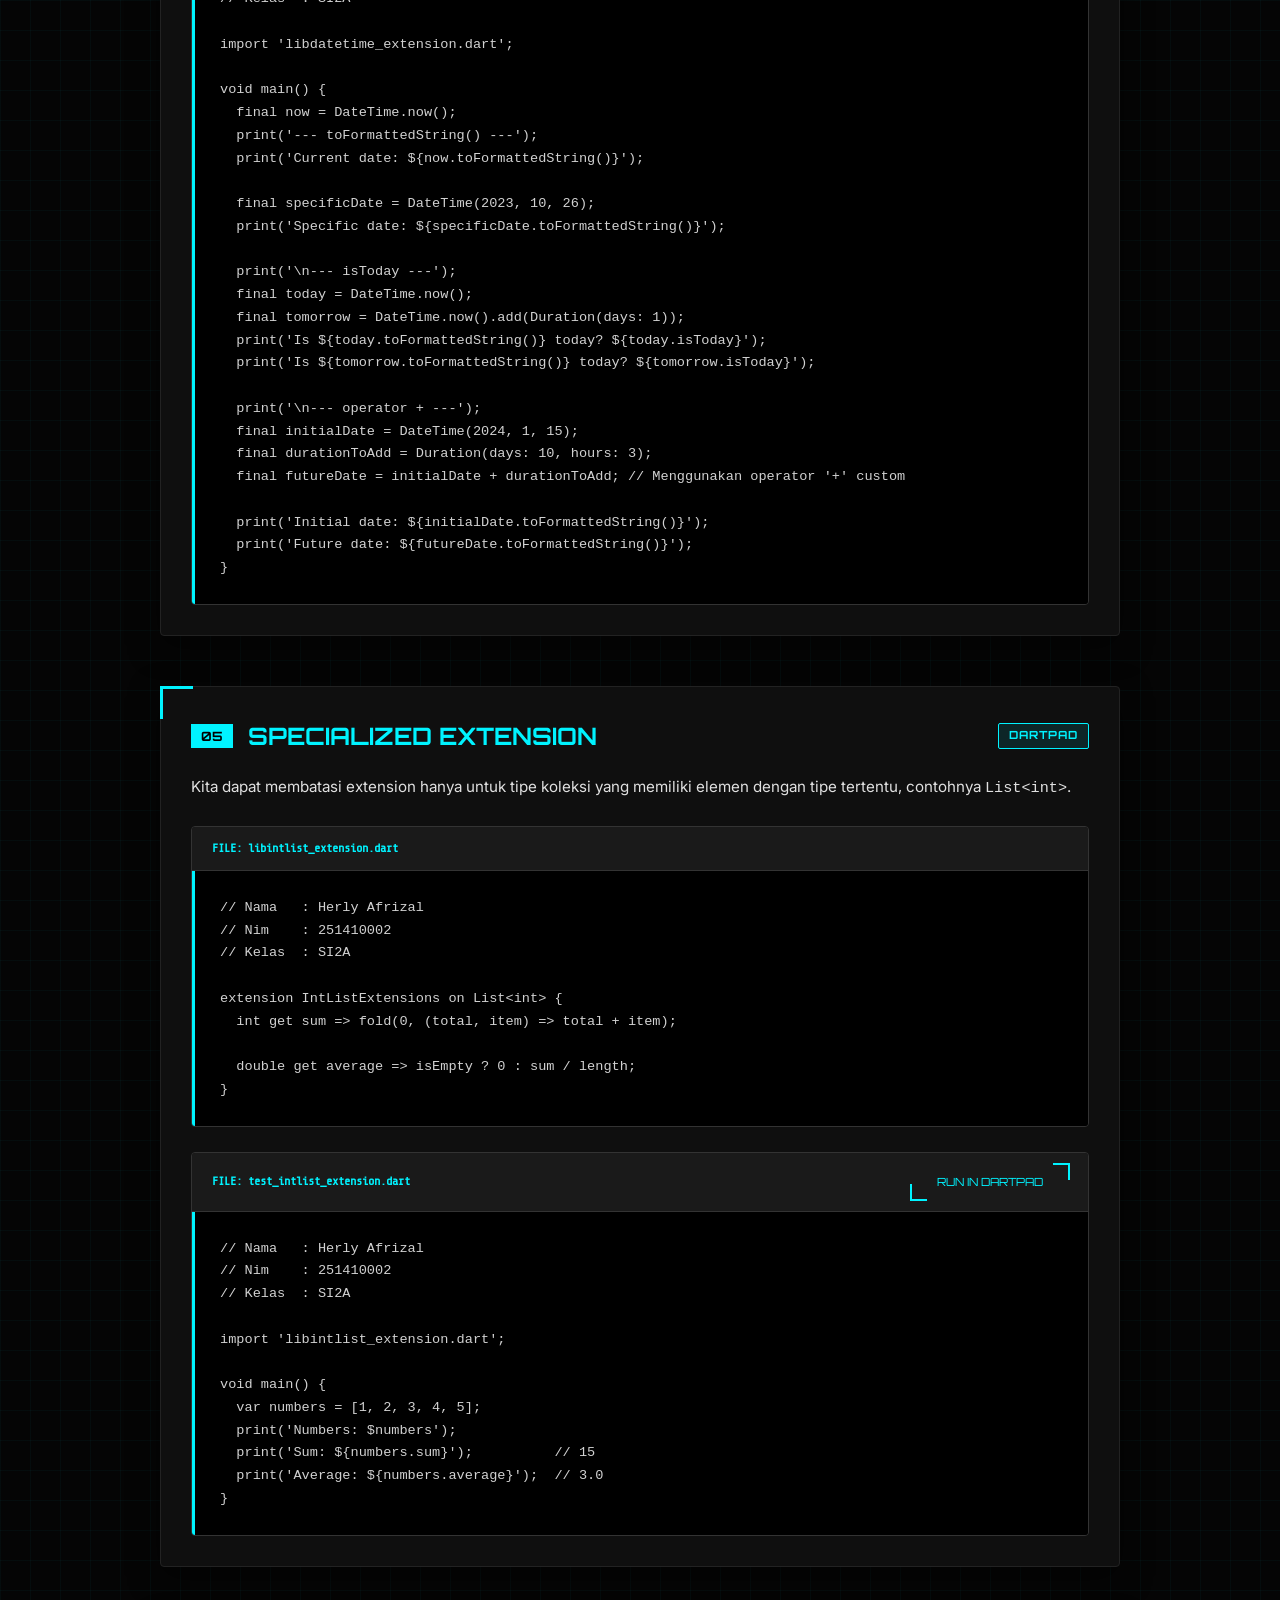
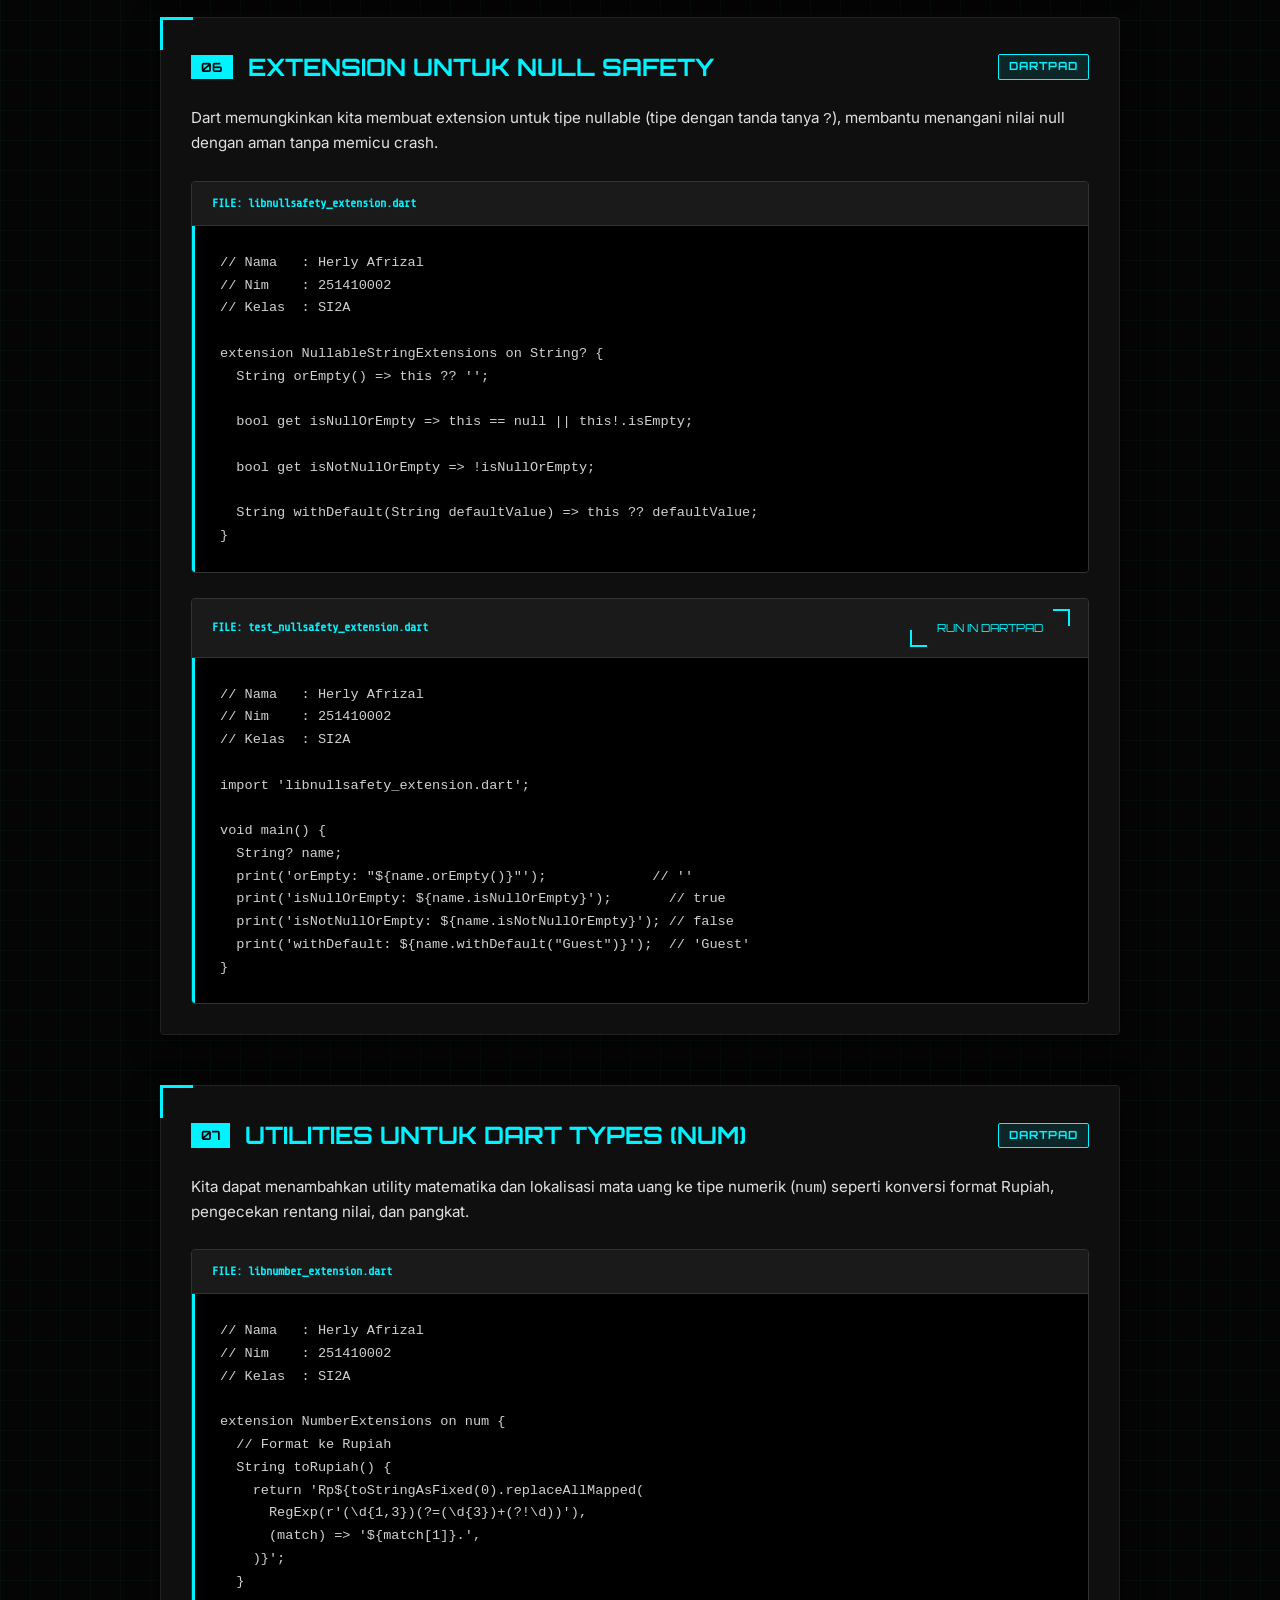
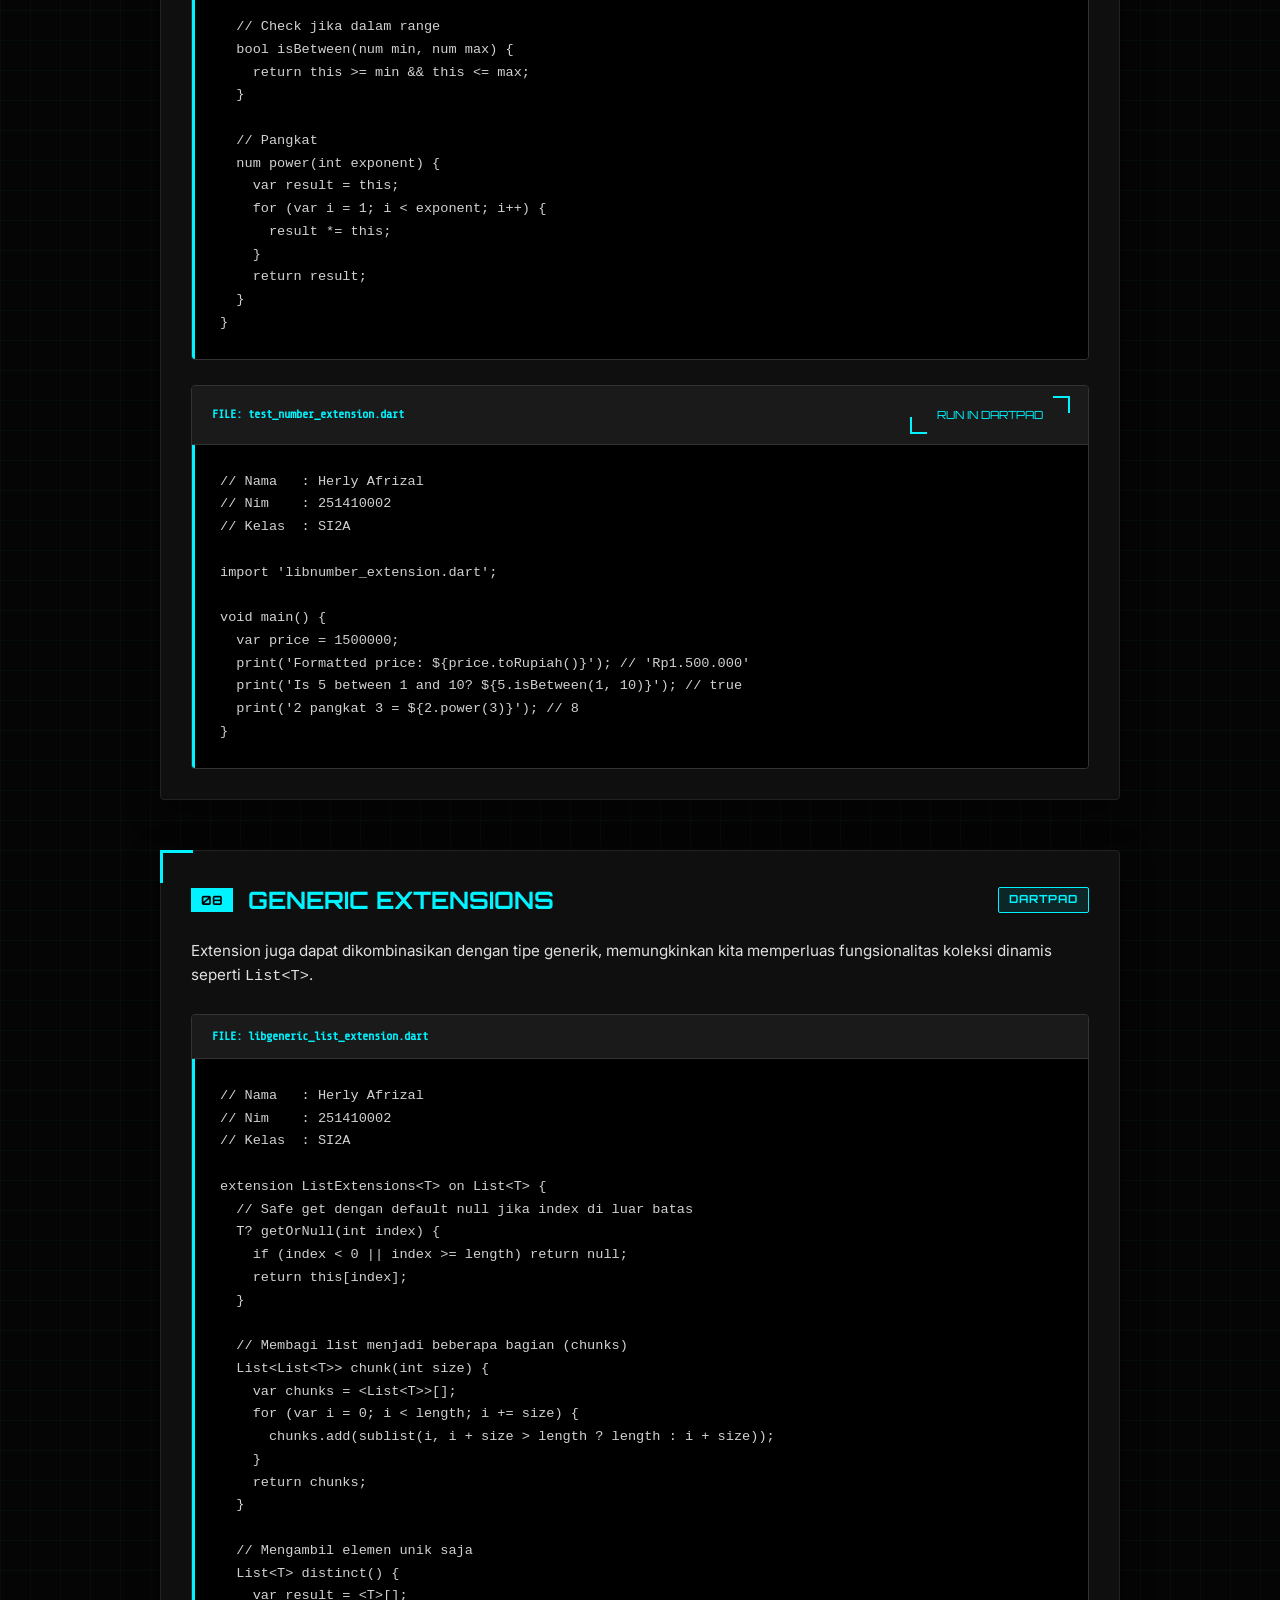
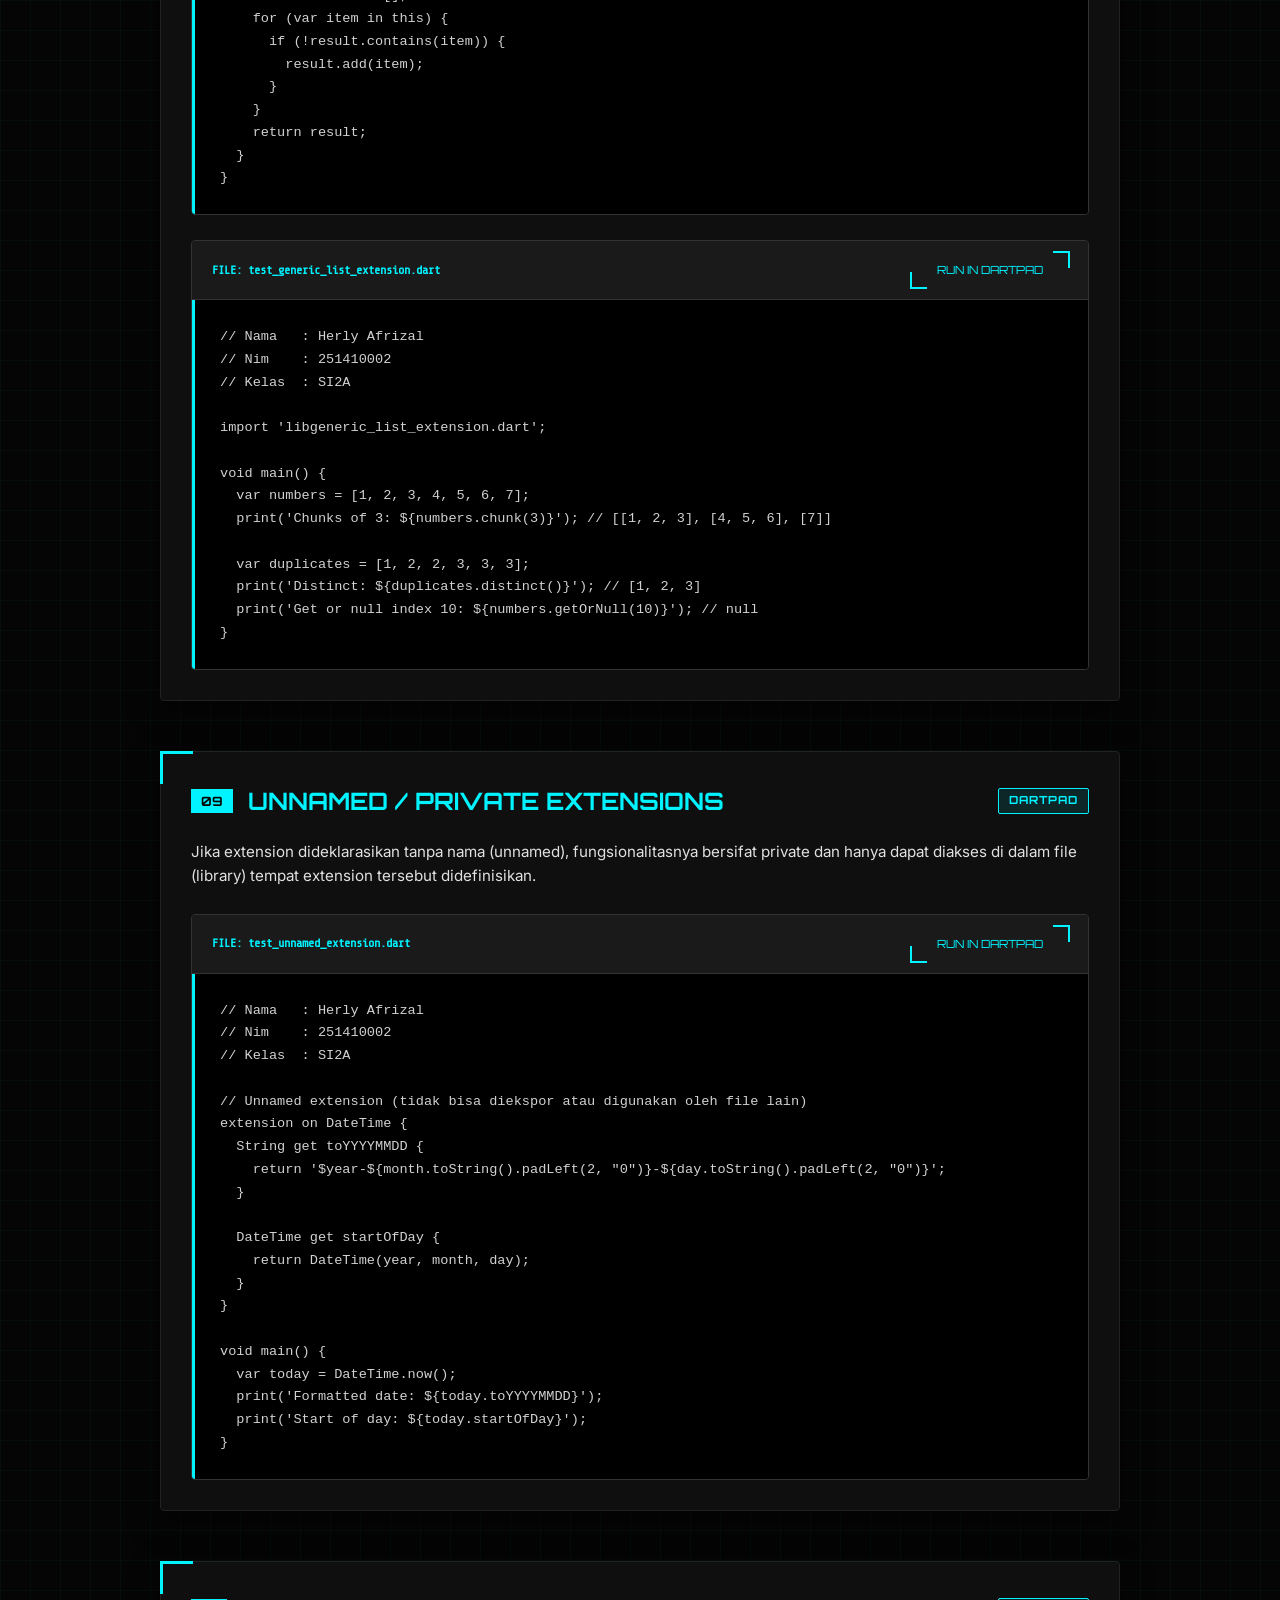
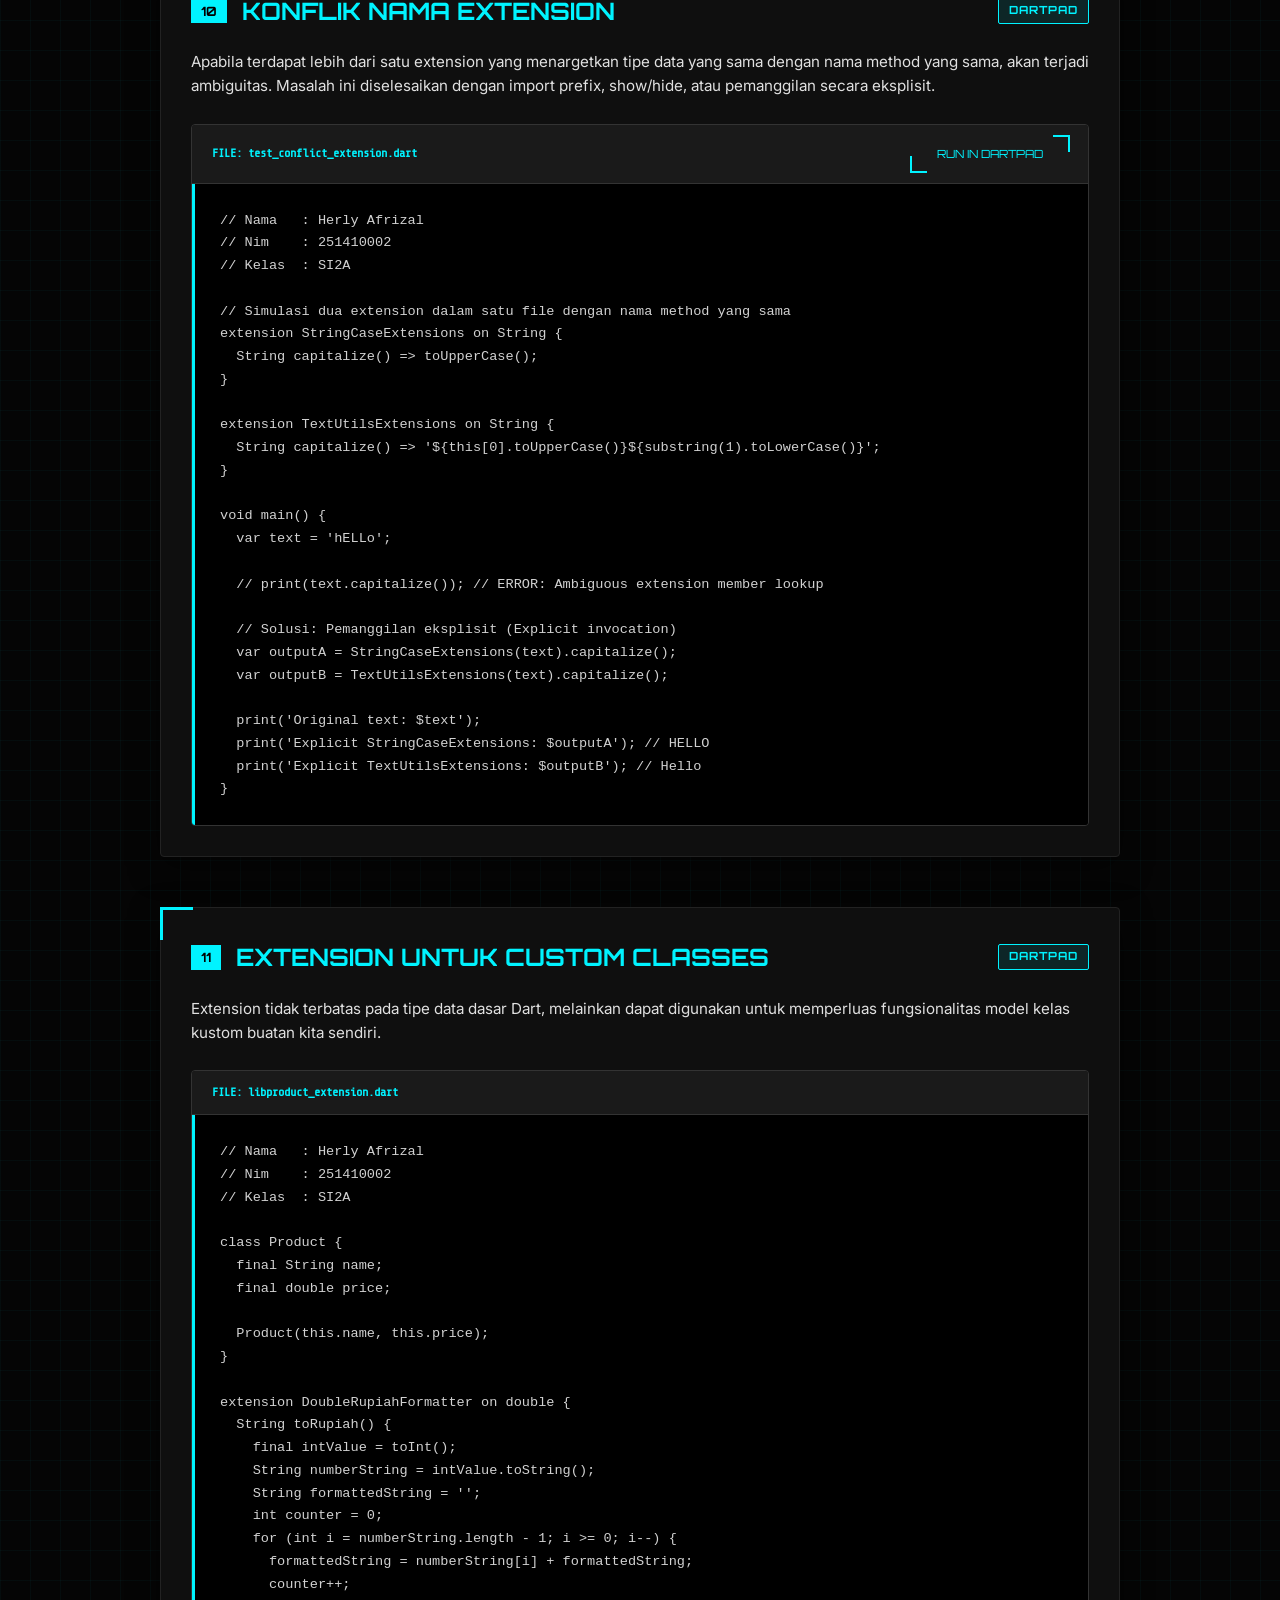
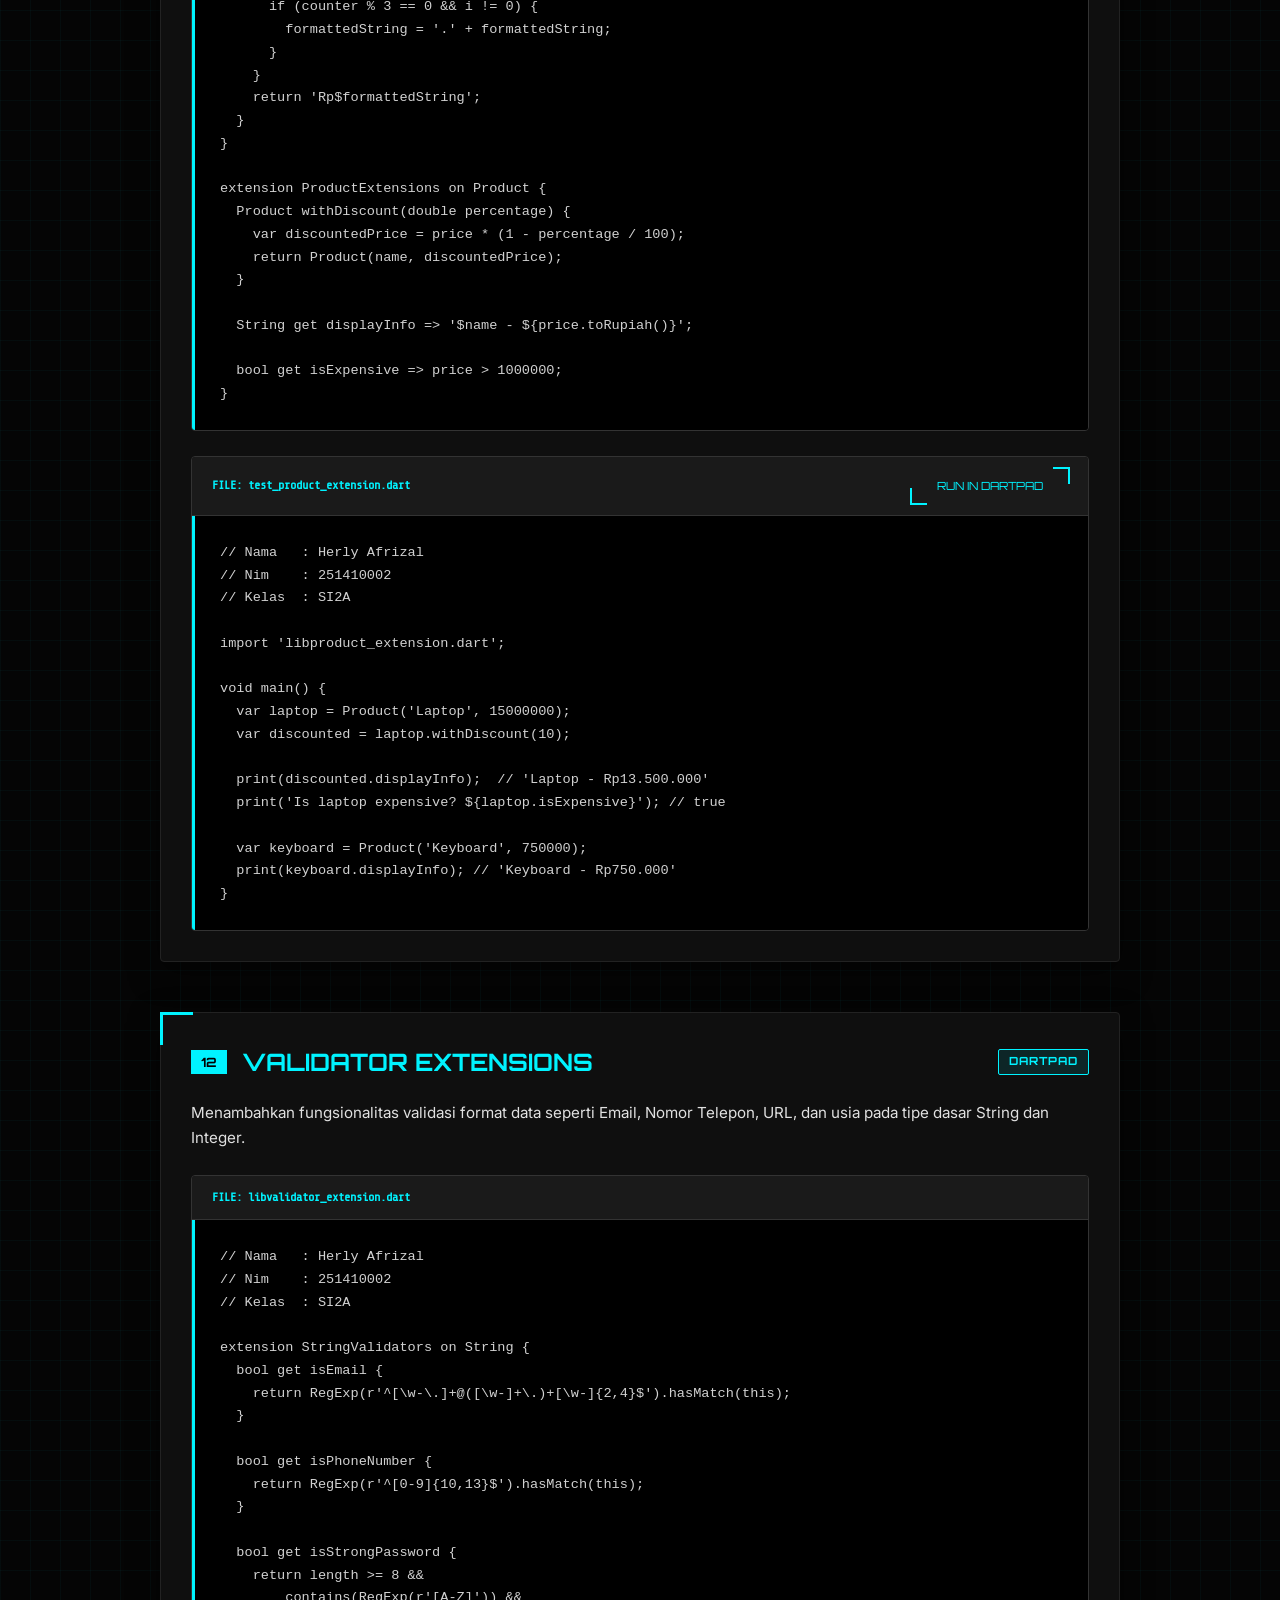
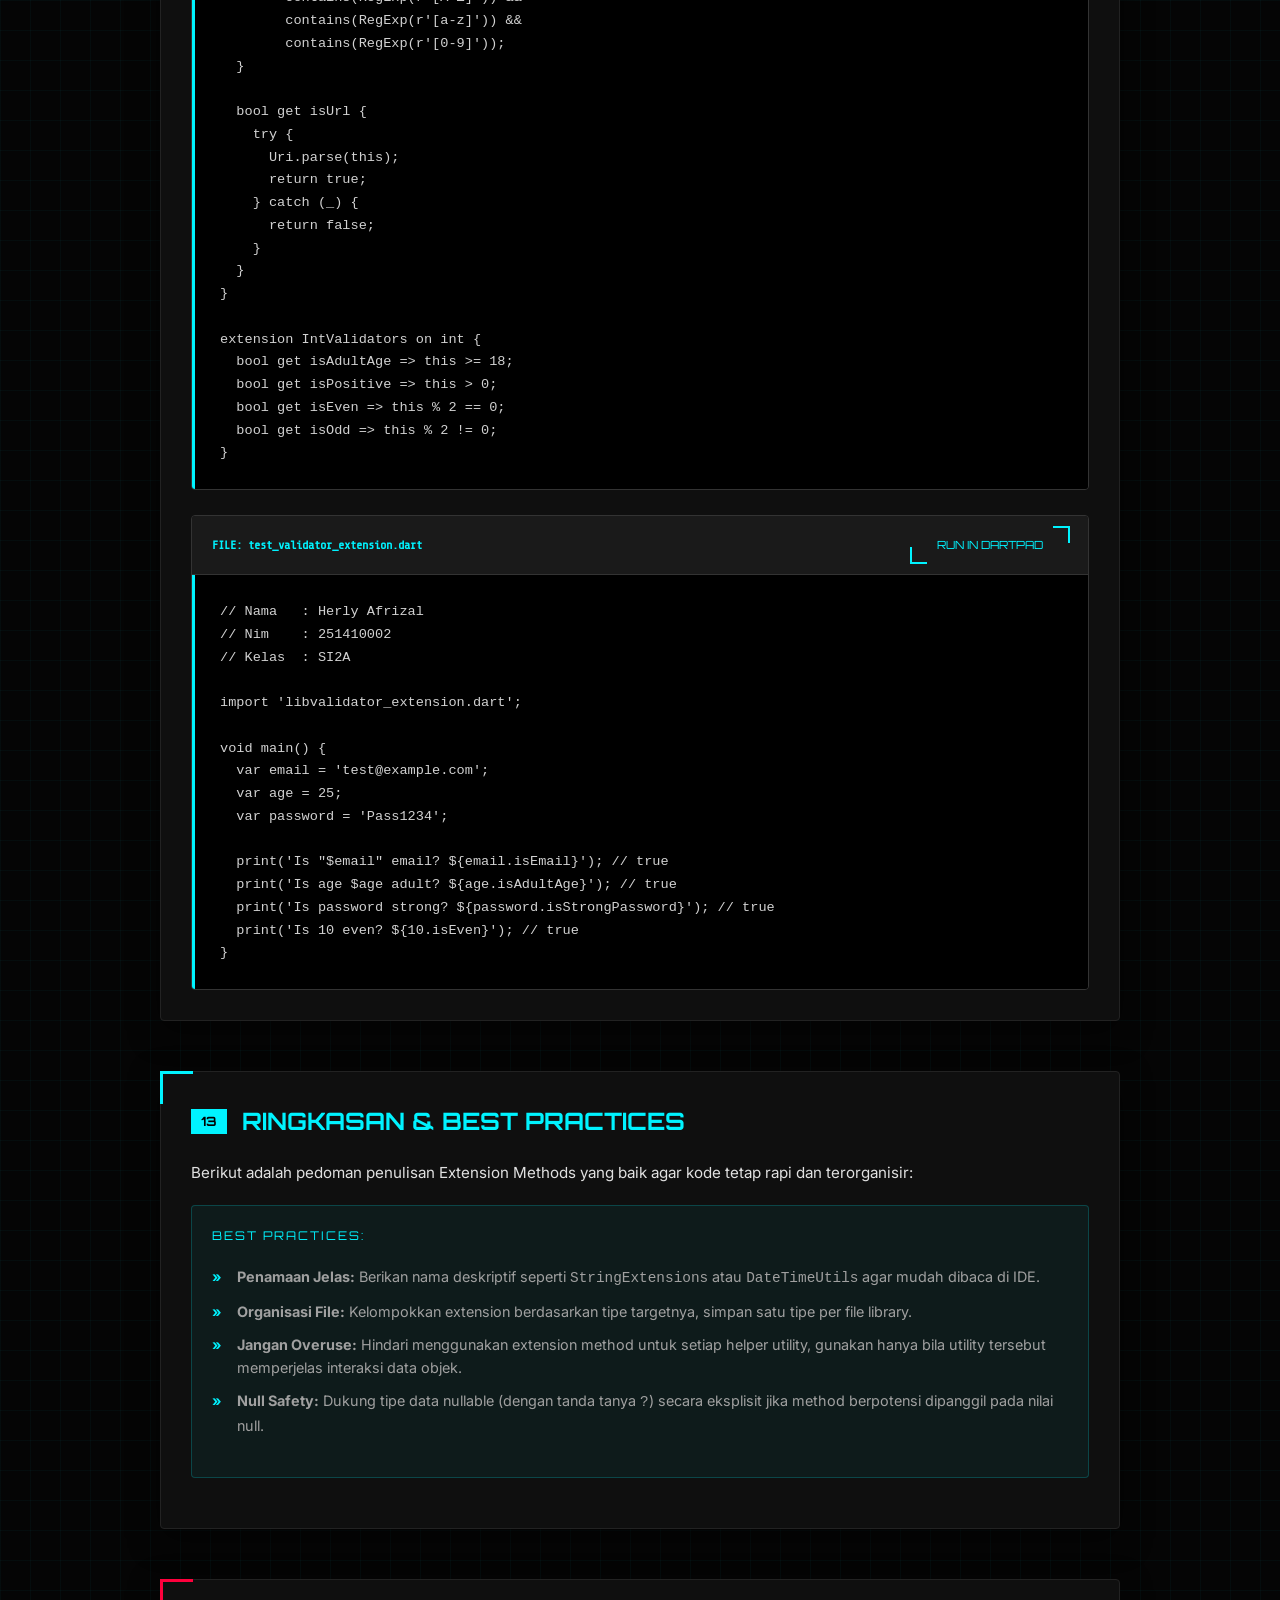
<file: Tugas9/index.html>
<!DOCTYPE html>
<html lang="id">

<head>
  <meta charset="UTF-8">
  <meta name="viewport" content="width=device-width, initial-scale=1.0">
  <title>Resume Sesi 9 - Herly Afrizal</title>
  <link
    href="https://fonts.googleapis.com/css2?family=Orbitron:wght@400;700;900&family=Inter:wght@300;400;600&family=Fira+Code:wght@400;500&family=Share+Tech+Mono&display=swap"
    rel="stylesheet">
  <style>
    :root {
      --bg-color: #050505;
      --card-bg: #0f0f0f;
      --accent-blue: #00f3ff;
      --accent-blue-glow: rgba(0, 243, 255, 0.5);
      --accent-red: #ff003c;
      --accent-red-glow: rgba(255, 0, 60, 0.5);
      --text-main: #e0e0e0;
      --text-dim: #a0a0a0;
      --code-bg: #000000;
      --border-color: #222;
    }

    * {
      margin: 0;
      padding: 0;
      box-sizing: border-box;
      user-select: none;
    }

    body {
      background-color: var(--bg-color);
      color: var(--text-main);
      font-family: 'Inter', sans-serif;
      line-height: 1.6;
      overflow-x: hidden;
      background-image:
        linear-gradient(rgba(0, 243, 255, 0.03) 1px, transparent 1px),
        linear-gradient(90deg, rgba(0, 243, 255, 0.03) 1px, transparent 1px);
      background-size: 30px 30px;
    }

    .container {
      max-width: 1000px;
      margin: 60px auto;
      padding: 0 20px;
    }

    header {
      text-align: center;
      margin-bottom: 80px;
    }

    .gerakan {
      font-family: 'Share Tech Mono', monospace;
      font-size: 60px;
      font-weight: 700;
      color: #fff;
      text-transform: uppercase;
      margin-bottom: 10px;
      position: relative;
      display: inline-block;
      text-shadow: 2px 2px var(--accent-blue), -2px -2px var(--accent-red);
      animation: glitch 3s infinite;
      width: 100%;
      text-align: center;
    }

    @keyframes glitch {
      0% {
        transform: translate(0);
      }

      5% {
        transform: translate(-2px, 2px);
        text-shadow: -2px -2px var(--accent-blue), 2px 2px var(--accent-red);
      }

      10% {
        transform: translate(2px, -2px);
        text-shadow: 2px 2px var(--accent-blue), -2px -2px var(--accent-red);
      }

      15% {
        transform: translate(0);
      }

      100% {
        transform: translate(0);
      }
    }

    .info-bar {
      text-align: center;
      margin-bottom: 60px;
      font-family: 'Share Tech Mono', monospace;
      color: var(--text-dim);
      letter-spacing: 2px;
      text-transform: uppercase;
      font-size: 0.9rem;
    }

    .info-bar b {
      color: var(--accent-blue);
    }

    .session-title {
      font-family: 'Orbitron', sans-serif;
      text-align: center;
      color: #fff;
      font-size: 1.8rem;
      margin-bottom: 80px;
      letter-spacing: 5px;
      text-transform: uppercase;
      border-bottom: 1px solid var(--border-color);
      padding-bottom: 20px;
    }

    .session-title span {
      color: var(--accent-blue);
    }

    .cyber-card {
      background: var(--card-bg);
      border: 1px solid var(--border-color);
      padding: 30px;
      margin-bottom: 50px;
      border-radius: 4px;
      position: relative;
      transition: all 0.3s ease;
      box-shadow: 0 10px 30px rgba(0, 0, 0, 0.5);
    }

    .cyber-card::before {
      content: "";
      position: absolute;
      top: -1px;
      left: -1px;
      width: 30px;
      height: 30px;
      border-top: 3px solid var(--accent-blue);
      border-left: 3px solid var(--accent-blue);
    }

    .cyber-card.bonus::before {
      border-color: var(--accent-red);
    }

    .cyber-card:hover {
      border-color: var(--accent-blue);
      box-shadow: 0 0 20px rgba(0, 243, 255, 0.1);
    }

    .cyber-card.bonus:hover {
      border-color: var(--accent-red);
      box-shadow: 0 0 20px rgba(255, 0, 60, 0.1);
    }

    h3 {
      font-family: 'Orbitron', sans-serif;
      font-size: 1.5rem;
      color: var(--accent-blue);
      margin-bottom: 20px;
      display: flex;
      align-items: center;
      gap: 15px;
    }

    .cyber-card.bonus h3 {
      color: var(--accent-red);
    }

    h3 span {
      font-size: 0.8rem;
      background: var(--accent-blue);
      color: black;
      padding: 2px 10px;
    }

    .cyber-card.bonus h3 span {
      background: var(--accent-red);
      color: white;
    }

    .badge {
      font-size: 0.7rem;
      font-family: 'Orbitron', sans-serif;
      padding: 3px 10px;
      border-radius: 2px;
      text-transform: uppercase;
      margin-left: auto;
      letter-spacing: 1px;
    }

    .badge-dartpad {
      background: rgba(0, 243, 255, 0.1);
      color: var(--accent-blue);
      border: 1px solid var(--accent-blue);
    }

    .badge-bonus {
      background: rgba(255, 0, 60, 0.1);
      color: var(--accent-red);
      border: 1px solid var(--accent-red);
    }

    p {
      margin-bottom: 15px;
      color: var(--text-main);
      font-size: 0.95rem;
    }

    ul {
      list-style: none;
      margin: 20px 0;
    }

    ul li {
      margin-bottom: 10px;
      padding-left: 25px;
      position: relative;
      font-size: 0.9rem;
      color: var(--text-dim);
    }

    ul li::before {
      content: "»";
      position: absolute;
      left: 0;
      color: var(--accent-blue);
      font-weight: bold;
    }

    .cyber-card.bonus ul li::before {
      color: var(--accent-red);
    }

    .analisis-box {
      background: rgba(0, 243, 255, 0.05);
      border: 1px solid rgba(0, 243, 255, 0.2);
      padding: 20px;
      margin: 20px 0;
      border-radius: 4px;
    }

    .cyber-card.bonus .analisis-box {
      background: rgba(255, 0, 60, 0.05);
      border: 1px solid rgba(255, 0, 60, 0.2);
    }

    .analisis-title {
      font-family: 'Orbitron', sans-serif;
      font-size: 0.75rem;
      color: var(--accent-blue);
      margin-bottom: 10px;
      text-transform: uppercase;
      letter-spacing: 2px;
    }

    .cyber-card.bonus .analisis-title {
      color: var(--accent-red);
    }

    .code-container {
      margin-top: 25px;
      border-radius: 4px;
      overflow: hidden;
      border: 1px solid #333;
    }

    .code-header {
      background: #1a1a1a;
      padding: 12px 20px;
      display: flex;
      justify-content: space-between;
      align-items: center;
      font-size: 0.75rem;
      border-bottom: 1px solid #333;
      flex-wrap: wrap;
      gap: 10px;
    }

    @media (max-width: 480px) {
      .code-header {
        padding: 10px 15px;
      }
      .code-header .lang {
        font-size: 0.7rem;
        word-break: break-all;
        max-width: 180px;
      }
      .btn {
        padding: 6px 12px;
        font-size: 0.7rem;
      }
    }

    .code-header .lang {
      color: var(--accent-blue);
      font-family: 'Share Tech Mono', monospace;
      font-weight: bold;
    }

    .cyber-card.bonus .code-header .lang {
      color: var(--accent-red);
    }

    .btn {
      background: transparent;
      border: none;
      color: var(--accent-blue);
      padding: 10px 25px;
      font-family: 'Orbitron', sans-serif;
      font-size: 0.7rem;
      cursor: pointer;
      text-transform: uppercase;
      position: relative;
      transition: all 0.3s;
    }

    .cyber-card.bonus .btn {
      color: var(--accent-red);
    }

    .btn::before {
      content: "";
      position: absolute;
      top: -2px;
      right: -2px;
      width: 15px;
      height: 15px;
      border-top: 2px solid var(--accent-blue);
      border-right: 2px solid var(--accent-blue);
      transition: all 0.3s;
    }

    .cyber-card.bonus .btn::before {
      border-top-color: var(--accent-red);
      border-right-color: var(--accent-red);
    }

    .btn::after {
      content: "";
      position: absolute;
      bottom: -2px;
      left: -2px;
      width: 15px;
      height: 15px;
      border-bottom: 2px solid var(--accent-blue);
      border-left: 2px solid var(--accent-blue);
      transition: all 0.3s;
    }

    .cyber-card.bonus .btn::after {
      border-bottom-color: var(--accent-red);
      border-left-color: var(--accent-red);
    }

    .btn:hover {
      background: rgba(0, 243, 255, 0.1);
      box-shadow: 0 0 15px var(--accent-blue-glow);
      text-shadow: 0 0 5px #fff;
      color: #fff;
    }

    .cyber-card.bonus .btn:hover {
      background: rgba(255, 0, 60, 0.1);
      box-shadow: 0 0 15px var(--accent-red-glow);
      text-shadow: 0 0 5px #fff;
      color: #fff;
    }

    .btn:hover::before,
    .btn:hover::after {
      width: 100%;
      height: 100%;
    }

    pre {
      background-color: var(--code-bg);
      color: #d1d1d1;
      padding: 25px;
      margin: 0;
      overflow-x: auto;
      font-family: 'Fira Code', monospace;
      font-size: 0.85rem;
      border-left: 3px solid var(--accent-blue);
    }

    .cyber-card.bonus pre {
      border-left-color: var(--accent-red);
    }

    .footer {
      margin-top: 100px;
      text-align: center;
      font-size: 0.8rem;
      color: #444;
      border-top: 1px solid #111;
      padding: 40px 0;
      font-family: 'Orbitron', sans-serif;
      letter-spacing: 2px;
    }

    /* Modal */
    .modal-overlay {
      display: none;
      position: fixed;
      top: 0;
      left: 0;
      width: 100%;
      height: 100%;
      background: rgba(0, 0, 0, 0.9);
      backdrop-filter: blur(10px);
      z-index: 10000;
      justify-content: center;
      align-items: center;
      opacity: 0;
      transition: opacity 0.3s ease;
    }

    .modal-overlay.active {
      display: flex;
      opacity: 1;
    }

    .modal-content {
      width: 95%;
      max-width: 1100px;
      height: 85vh;
      background: #050505;
      border: 1px solid var(--accent-blue);
      position: relative;
      box-shadow: 0 0 50px rgba(0, 243, 255, 0.3);
      display: flex;
      flex-direction: column;
    }

    .modal-header {
      background: #000;
      padding: 15px 25px;
      display: flex;
      justify-content: space-between;
      align-items: center;
      border-bottom: 2px solid #111;
    }

    .modal-title {
      font-family: 'Orbitron', sans-serif;
      color: var(--accent-blue);
      font-size: 0.8rem;
    }

    .close-modal {
      background: transparent;
      border: 1px solid var(--accent-blue);
      color: var(--accent-blue);
      width: 32px;
      height: 32px;
      cursor: pointer;
    }

    .modal-body {
      flex: 1;
      background: #000;
    }

    .modal-body iframe {
      width: 100%;
      height: 100%;
      border: none;
    }
  </style>
</head>

<body>
  <div class="container">
    <header>
      <div class="gerakan">HERLY AFRIZAL</div>
      <div class="info-bar">NIM: <b>251410002</b> // KELAS: <b>SI2A</b></div>
      <h1 class="session-title">RESUME SESI 09: <span>EXTENSION METHODS</span></h1>
    </header>

    <!-- PREV REVIEW SESI 08 -->
    <div class="cyber-card" style="border-style: dashed; opacity: 0.8;">
      <h3 style="font-size: 1rem; color: var(--text-dim);"><span>PREV</span> REVIEW SESI 08: BUILDER PATTERN</h3>
      <p style="font-size: 0.85rem; color: var(--text-dim);">Sebelum mempelajari Extension Methods, kita telah membahas Builder Pattern untuk mempermudah pembuatan objek kompleks yang terstruktur dengan method chaining:</p>
      <div class="code-container">
        <div class="code-header"><span class="lang">DART // BUILDER PATTERN DEMO</span></div>
        <pre><code>// Contoh fluent API menggunakan builder
Pizza.builder().size('large').addTopping('cheese').build()</code></pre>
      </div>
    </div>

    <!-- 01: PENGANTAR EXTENSION METHODS -->
    <div class="cyber-card">
      <h3><span>01</span> PENGANTAR EXTENSION METHODS</h3>
      <p>Extension Methods (tersedia mulai Dart 2.7) adalah fitur canggih yang memungkinkan kita untuk menambahkan metode baru (fungsi, getter, setter, atau operator) ke tipe data yang sudah ada (baik tipe built-in maupun kelas buatan sendiri) tanpa memodifikasi kode asli dari tipe tersebut atau membuat kelas turunan baru.</p>
      
      <div class="analisis-box">
        <div class="analisis-title">METAFORA & PRINSIP UTAMA:</div>
        <ul>
          <li><b>Analog:</b> Memberikan kemampuan baru pada benda yang sudah ada tanpa harus memodifikasi struktur internal benda tersebut.</li>
          <li><b>Tanpa Modifikasi:</b> Solusi terbaik ketika kita ingin menambah utility pada SDK Dart atau package pihak ketiga yang kodenya tidak bisa kita ubah.</li>
          <li><b>Type-Safe:</b> Didukung penuh oleh static analysis compiler Dart untuk mendeteksi kesalahan tipe data saat compile-time.</li>
        </ul>
      </div>
    </div>

    <!-- 02: MASALAH TANPA EXTENSION METHODS -->
    <div class="cyber-card">
      <h3><span>02</span> MASALAH TANPA EXTENSION METHODS</h3>
      <p>Sebelum adanya Extension Methods, developer biasanya membuat <i>Utility Class</i> statik untuk memanipulasi tipe data. Cara ini menghasilkan penulisan kode yang kurang natural (tidak berorientasi objek).</p>

      <div class="code-container">
        <div class="code-header"><span class="lang">FILE: libutility.dart</span></div>
        <pre><code>// Nama   : Herly Afrizal
// Nim    : 251410002
// Kelas  : SI2A

class StringUtils {
  static String capitalize(String text) {
    if (text.isEmpty) return text;
    return text[0].toUpperCase() + text.substring(1);
  }

  static bool isEmail(String text) {
    return text.contains('@');
  }
}</code></pre>
      </div>

      <div class="code-container" id="code-utility">
        <div class="code-header">
          <span class="lang">FILE: test_utility.dart</span>
          <button class="btn" onclick="runCode('code-utility', '4d48989c861fc3232b6d26832b4041dd')">RUN IN DARTPAD</button>
        </div>
        <pre><code>// Nama   : Herly Afrizal
// Nim    : 251410002
// Kelas  : SI2A

import 'libutility.dart';

void main() {
  var name = 'john';
  // Penggunaan kurang natural (harus membungkus variabel di dalam kelas utilitas)
  var capitalized = StringUtils.capitalize(name); // 'John'
  var isEmail = StringUtils.isEmail('test@mail.com');

  print('Original name: $name');
  print('Capitalized name: $capitalized');
  print('Is "test@mail.com" an email? $isEmail');
}</code></pre>
      </div>
    </div>

    <!-- 03: SOLUSI DENGAN EXTENSION METHODS -->
    <div class="cyber-card">
      <h3>
        <span>03</span> SOLUSI DENGAN EXTENSION METHODS
        <div class="badge badge-dartpad">DARTPAD</div>
      </h3>
      <p>Dengan Extension Methods, kita dapat memperluas tipe target secara langsung sehingga pemanggilan metode terasa seperti metode bawaan asli dari tipe tersebut.</p>

      <div class="code-container">
        <div class="code-header"><span class="lang">FILE: libextension_string.dart</span></div>
        <pre><code>// Nama   : Herly Afrizal
// Nim    : 251410002
// Kelas  : SI2A

extension StringExtensions on String {
  String capitalize() {
    if (isEmpty) return this;
    return this[0].toUpperCase() + substring(1);
  }

  bool get isEmail => contains('@');

  String reverse() {
    return split('').reversed.join();
  }
}</code></pre>
      </div>

      <div class="code-container" id="code-extension-string">
        <div class="code-header">
          <span class="lang">FILE: test_extension_string.dart</span>
          <button class="btn" onclick="runCode('code-extension-string', '7c79c4fa49b5709dedd5ad086e08e9cc')">RUN IN DARTPAD</button>
        </div>
        <pre><code>// Nama   : Herly Afrizal
// Nim    : 251410002
// Kelas  : SI2A

import 'libextension_string.dart';

void main() {
  var name = 'john';
  // Penggunaan terasa sangat natural & clean
  var capitalized = name.capitalize();  // 'John'
  var isEmail = 'test@mail.com'.isEmail; // true
  var reversed = 'hello'.reverse();     // 'olleh'

  print('Original name: $name');
  print('Capitalized name: $capitalized');
  print('Is "test@mail.com" an email? $isEmail');
  print('Reversed "hello": $reversed');
}</code></pre>
      </div>
    </div>

    <!-- 04: SINTAKS & CONTOH LENGKAP DATETIME -->
    <div class="cyber-card">
      <h3>
        <span>04</span> SINTAKS & CONTOH LENGKAP (DATETIME)
        <div class="badge badge-dartpad">DARTPAD</div>
      </h3>
      <p>Extension didefinisikan menggunakan kata kunci <code>extension</code> diikuti nama extension, target tipe setelah <code>on</code>, dan blok implementasi yang dapat berupa method, getter, setter, atau operator.</p>

      <div class="analisis-box">
        <div class="analisis-title">SINTAKS DASAR:</div>
        <pre style="background:transparent; border:none; padding:0; font-family:'Fira Code', monospace; color:var(--accent-blue);">
extension &lt;NamaExtension&gt; on &lt;TipeTarget&gt; {
  // Method, Getter, Setter, Operator
}</pre>
      </div>

      <div class="code-container">
        <div class="code-header"><span class="lang">FILE: libdatetime_extension.dart</span></div>
        <pre><code>// Nama   : Herly Afrizal
// Nim    : 251410002
// Kelas  : SI2A

extension DateTimeExtensions on DateTime {
  // 1. Method
  String toFormattedString() {
    return '$day/$month/$year';
  }

  // 2. Getter
  bool get isToday {
    var now = DateTime.now();
    return year == now.year && 
           month == now.month && 
           day == now.day;
  }

  // 3. Operator
  DateTime operator +(Duration duration) {
    return add(duration);
  }
}</code></pre>
      </div>

      <div class="code-container" id="code-datetime-ext">
        <div class="code-header">
          <span class="lang">FILE: test_datetime_extension.dart</span>
          <button class="btn" onclick="runCode('code-datetime-ext', '8d3c26cabbaa1e2ec3c023112840265f')">RUN IN DARTPAD</button>
        </div>
        <pre><code>// Nama   : Herly Afrizal
// Nim    : 251410002
// Kelas  : SI2A

import 'libdatetime_extension.dart';

void main() {
  final now = DateTime.now();
  print('--- toFormattedString() ---');
  print('Current date: ${now.toFormattedString()}');

  final specificDate = DateTime(2023, 10, 26);
  print('Specific date: ${specificDate.toFormattedString()}');

  print('\n--- isToday ---');
  final today = DateTime.now();
  final tomorrow = DateTime.now().add(Duration(days: 1));
  print('Is ${today.toFormattedString()} today? ${today.isToday}');
  print('Is ${tomorrow.toFormattedString()} today? ${tomorrow.isToday}');

  print('\n--- operator + ---');
  final initialDate = DateTime(2024, 1, 15);
  final durationToAdd = Duration(days: 10, hours: 3);
  final futureDate = initialDate + durationToAdd; // Menggunakan operator '+' custom

  print('Initial date: ${initialDate.toFormattedString()}');
  print('Future date: ${futureDate.toFormattedString()}');
}</code></pre>
      </div>
    </div>

    <!-- 05: SPECIALIZED EXTENSION -->
    <div class="cyber-card">
      <h3>
        <span>05</span> SPECIALIZED EXTENSION
        <div class="badge badge-dartpad">DARTPAD</div>
      </h3>
      <p>Kita dapat membatasi extension hanya untuk tipe koleksi yang memiliki elemen dengan tipe tertentu, contohnya <code>List&lt;int&gt;</code>.</p>

      <div class="code-container">
        <div class="code-header"><span class="lang">FILE: libintlist_extension.dart</span></div>
        <pre><code>// Nama   : Herly Afrizal
// Nim    : 251410002
// Kelas  : SI2A

extension IntListExtensions on List&lt;int&gt; {
  int get sum => fold(0, (total, item) => total + item);

  double get average => isEmpty ? 0 : sum / length;
}</code></pre>
      </div>

      <div class="code-container" id="code-intlist-ext">
        <div class="code-header">
          <span class="lang">FILE: test_intlist_extension.dart</span>
          <button class="btn" onclick="runCode('code-intlist-ext', 'd75f9af6c23aafbfc35a26df774b56e9')">RUN IN DARTPAD</button>
        </div>
        <pre><code>// Nama   : Herly Afrizal
// Nim    : 251410002
// Kelas  : SI2A

import 'libintlist_extension.dart';

void main() {
  var numbers = [1, 2, 3, 4, 5];
  print('Numbers: $numbers');
  print('Sum: ${numbers.sum}');          // 15
  print('Average: ${numbers.average}');  // 3.0
}</code></pre>
      </div>
    </div>

    <!-- 06: EXTENSION UNTUK NULL SAFETY -->
    <div class="cyber-card">
      <h3>
        <span>06</span> EXTENSION UNTUK NULL SAFETY
        <div class="badge badge-dartpad">DARTPAD</div>
      </h3>
      <p>Dart memungkinkan kita membuat extension untuk tipe nullable (tipe dengan tanda tanya <code>?</code>), membantu menangani nilai null dengan aman tanpa memicu crash.</p>

      <div class="code-container">
        <div class="code-header"><span class="lang">FILE: libnullsafety_extension.dart</span></div>
        <pre><code>// Nama   : Herly Afrizal
// Nim    : 251410002
// Kelas  : SI2A

extension NullableStringExtensions on String? {
  String orEmpty() => this ?? '';

  bool get isNullOrEmpty => this == null || this!.isEmpty;

  bool get isNotNullOrEmpty => !isNullOrEmpty;

  String withDefault(String defaultValue) => this ?? defaultValue;
}</code></pre>
      </div>

      <div class="code-container" id="code-nullsafety-ext">
        <div class="code-header">
          <span class="lang">FILE: test_nullsafety_extension.dart</span>
          <button class="btn" onclick="runCode('code-nullsafety-ext', '2f77becd8450814ed32df0f40fee0985')">RUN IN DARTPAD</button>
        </div>
        <pre><code>// Nama   : Herly Afrizal
// Nim    : 251410002
// Kelas  : SI2A

import 'libnullsafety_extension.dart';

void main() {
  String? name;
  print('orEmpty: "${name.orEmpty()}"');             // ''
  print('isNullOrEmpty: ${name.isNullOrEmpty}');       // true
  print('isNotNullOrEmpty: ${name.isNotNullOrEmpty}'); // false
  print('withDefault: ${name.withDefault("Guest")}');  // 'Guest'
}</code></pre>
      </div>
    </div>

    <!-- 07: UTILITIES UNTUK DART TYPES -->
    <div class="cyber-card">
      <h3>
        <span>07</span> UTILITIES UNTUK DART TYPES (NUM)
        <div class="badge badge-dartpad">DARTPAD</div>
      </h3>
      <p>Kita dapat menambahkan utility matematika dan lokalisasi mata uang ke tipe numerik (<code>num</code>) seperti konversi format Rupiah, pengecekan rentang nilai, dan pangkat.</p>

      <div class="code-container">
        <div class="code-header"><span class="lang">FILE: libnumber_extension.dart</span></div>
        <pre><code>// Nama   : Herly Afrizal
// Nim    : 251410002
// Kelas  : SI2A

extension NumberExtensions on num {
  // Format ke Rupiah
  String toRupiah() {
    return 'Rp${toStringAsFixed(0).replaceAllMapped(
      RegExp(r'(\d{1,3})(?=(\d{3})+(?!\d))'),
      (match) => '${match[1]}.',
    )}';
  }

  // Check jika dalam range
  bool isBetween(num min, num max) {
    return this >= min && this <= max;
  }

  // Pangkat
  num power(int exponent) {
    var result = this;
    for (var i = 1; i < exponent; i++) {
      result *= this;
    }
    return result;
  }
}</code></pre>
      </div>

      <div class="code-container" id="code-number-ext">
        <div class="code-header">
          <span class="lang">FILE: test_number_extension.dart</span>
          <button class="btn" onclick="runCode('code-number-ext', 'a965633e89e621f83dc80a1b9460cdb0')">RUN IN DARTPAD</button>
        </div>
        <pre><code>// Nama   : Herly Afrizal
// Nim    : 251410002
// Kelas  : SI2A

import 'libnumber_extension.dart';

void main() {
  var price = 1500000;
  print('Formatted price: ${price.toRupiah()}'); // 'Rp1.500.000'
  print('Is 5 between 1 and 10? ${5.isBetween(1, 10)}'); // true
  print('2 pangkat 3 = ${2.power(3)}'); // 8
}</code></pre>
      </div>
    </div>

    <!-- 08: GENERIC EXTENSIONS -->
    <div class="cyber-card">
      <h3>
        <span>08</span> GENERIC EXTENSIONS
        <div class="badge badge-dartpad">DARTPAD</div>
      </h3>
      <p>Extension juga dapat dikombinasikan dengan tipe generik, memungkinkan kita memperluas fungsionalitas koleksi dinamis seperti <code>List&lt;T&gt;</code>.</p>

      <div class="code-container">
        <div class="code-header"><span class="lang">FILE: libgeneric_list_extension.dart</span></div>
        <pre><code>// Nama   : Herly Afrizal
// Nim    : 251410002
// Kelas  : SI2A

extension ListExtensions&lt;T&gt; on List&lt;T&gt; {
  // Safe get dengan default null jika index di luar batas
  T? getOrNull(int index) {
    if (index < 0 || index >= length) return null;
    return this[index];
  }

  // Membagi list menjadi beberapa bagian (chunks)
  List&lt;List&lt;T&gt;&gt; chunk(int size) {
    var chunks = &lt;List&lt;T&gt;&gt;[];
    for (var i = 0; i < length; i += size) {
      chunks.add(sublist(i, i + size &gt; length ? length : i + size));
    }
    return chunks;
  }

  // Mengambil elemen unik saja
  List&lt;T&gt; distinct() {
    var result = &lt;T&gt;[];
    for (var item in this) {
      if (!result.contains(item)) {
        result.add(item);
      }
    }
    return result;
  }
}</code></pre>
      </div>

      <div class="code-container" id="code-generic-list-ext">
        <div class="code-header">
          <span class="lang">FILE: test_generic_list_extension.dart</span>
          <button class="btn" onclick="runCode('code-generic-list-ext', 'c989bcce4ea3b6ed54b33e6abf4ee1a8')">RUN IN DARTPAD</button>
        </div>
        <pre><code>// Nama   : Herly Afrizal
// Nim    : 251410002
// Kelas  : SI2A

import 'libgeneric_list_extension.dart';

void main() {
  var numbers = [1, 2, 3, 4, 5, 6, 7];
  print('Chunks of 3: ${numbers.chunk(3)}'); // [[1, 2, 3], [4, 5, 6], [7]]
  
  var duplicates = [1, 2, 2, 3, 3, 3];
  print('Distinct: ${duplicates.distinct()}'); // [1, 2, 3]
  print('Get or null index 10: ${numbers.getOrNull(10)}'); // null
}</code></pre>
      </div>
    </div>

    <!-- 09: UNNAMED / PRIVATE EXTENSIONS -->
    <div class="cyber-card">
      <h3>
        <span>09</span> UNNAMED / PRIVATE EXTENSIONS
        <div class="badge badge-dartpad">DARTPAD</div>
      </h3>
      <p>Jika extension dideklarasikan tanpa nama (unnamed), fungsionalitasnya bersifat private dan hanya dapat diakses di dalam file (library) tempat extension tersebut didefinisikan.</p>

      <div class="code-container" id="code-unnamed-ext">
        <div class="code-header">
          <span class="lang">FILE: test_unnamed_extension.dart</span>
          <button class="btn" onclick="runCode('code-unnamed-ext', '51367ade62cece3c794d5e72cc42f7cc')">RUN IN DARTPAD</button>
        </div>
        <pre><code>// Nama   : Herly Afrizal
// Nim    : 251410002
// Kelas  : SI2A

// Unnamed extension (tidak bisa diekspor atau digunakan oleh file lain)
extension on DateTime {
  String get toYYYYMMDD {
    return '$year-${month.toString().padLeft(2, "0")}-${day.toString().padLeft(2, "0")}';
  }

  DateTime get startOfDay {
    return DateTime(year, month, day);
  }
}

void main() {
  var today = DateTime.now();
  print('Formatted date: ${today.toYYYYMMDD}');
  print('Start of day: ${today.startOfDay}');
}</code></pre>
      </div>
    </div>

    <!-- 10: KONFLIK NAMA EXTENSION -->
    <div class="cyber-card">
      <h3>
        <span>10</span> KONFLIK NAMA EXTENSION
        <div class="badge badge-dartpad">DARTPAD</div>
      </h3>
      <p>Apabila terdapat lebih dari satu extension yang menargetkan tipe data yang sama dengan nama method yang sama, akan terjadi ambiguitas. Masalah ini diselesaikan dengan import prefix, show/hide, atau pemanggilan secara eksplisit.</p>

      <div class="code-container" id="code-conflict-ext">
        <div class="code-header">
          <span class="lang">FILE: test_conflict_extension.dart</span>
          <button class="btn" onclick="runCode('code-conflict-ext', '557858e26731faa5ad677c8b99924667')">RUN IN DARTPAD</button>
        </div>
        <pre><code>// Nama   : Herly Afrizal
// Nim    : 251410002
// Kelas  : SI2A

// Simulasi dua extension dalam satu file dengan nama method yang sama
extension StringCaseExtensions on String {
  String capitalize() => toUpperCase();
}

extension TextUtilsExtensions on String {
  String capitalize() => '${this[0].toUpperCase()}${substring(1).toLowerCase()}';
}

void main() {
  var text = 'hELLo';
  
  // print(text.capitalize()); // ERROR: Ambiguous extension member lookup
  
  // Solusi: Pemanggilan eksplisit (Explicit invocation)
  var outputA = StringCaseExtensions(text).capitalize();
  var outputB = TextUtilsExtensions(text).capitalize();

  print('Original text: $text');
  print('Explicit StringCaseExtensions: $outputA'); // HELLO
  print('Explicit TextUtilsExtensions: $outputB'); // Hello
}</code></pre>
      </div>
    </div>

    <!-- 11: EXTENSION UNTUK CUSTOM CLASSES -->
    <div class="cyber-card">
      <h3>
        <span>11</span> EXTENSION UNTUK CUSTOM CLASSES
        <div class="badge badge-dartpad">DARTPAD</div>
      </h3>
      <p>Extension tidak terbatas pada tipe data dasar Dart, melainkan dapat digunakan untuk memperluas fungsionalitas model kelas kustom buatan kita sendiri.</p>

      <div class="code-container">
        <div class="code-header"><span class="lang">FILE: libproduct_extension.dart</span></div>
        <pre><code>// Nama   : Herly Afrizal
// Nim    : 251410002
// Kelas  : SI2A

class Product {
  final String name;
  final double price;

  Product(this.name, this.price);
}

extension DoubleRupiahFormatter on double {
  String toRupiah() {
    final intValue = toInt();
    String numberString = intValue.toString();
    String formattedString = '';
    int counter = 0;
    for (int i = numberString.length - 1; i >= 0; i--) {
      formattedString = numberString[i] + formattedString;
      counter++;
      if (counter % 3 == 0 && i != 0) {
        formattedString = '.' + formattedString;
      }
    }
    return 'Rp$formattedString';
  }
}

extension ProductExtensions on Product {
  Product withDiscount(double percentage) {
    var discountedPrice = price * (1 - percentage / 100);
    return Product(name, discountedPrice);
  }

  String get displayInfo => '$name - ${price.toRupiah()}';

  bool get isExpensive => price > 1000000;
}</code></pre>
      </div>

      <div class="code-container" id="code-product-ext">
        <div class="code-header">
          <span class="lang">FILE: test_product_extension.dart</span>
          <button class="btn" onclick="runCode('code-product-ext', '16d447c25419066959f75f831a18e19f')">RUN IN DARTPAD</button>
        </div>
        <pre><code>// Nama   : Herly Afrizal
// Nim    : 251410002
// Kelas  : SI2A

import 'libproduct_extension.dart';

void main() {
  var laptop = Product('Laptop', 15000000);
  var discounted = laptop.withDiscount(10);
  
  print(discounted.displayInfo);  // 'Laptop - Rp13.500.000'
  print('Is laptop expensive? ${laptop.isExpensive}'); // true

  var keyboard = Product('Keyboard', 750000);
  print(keyboard.displayInfo); // 'Keyboard - Rp750.000'
}</code></pre>
      </div>
    </div>

    <!-- 12: VALIDATOR EXTENSIONS -->
    <div class="cyber-card">
      <h3>
        <span>12</span> VALIDATOR EXTENSIONS
        <div class="badge badge-dartpad">DARTPAD</div>
      </h3>
      <p>Menambahkan fungsionalitas validasi format data seperti Email, Nomor Telepon, URL, dan usia pada tipe dasar String dan Integer.</p>

      <div class="code-container">
        <div class="code-header"><span class="lang">FILE: libvalidator_extension.dart</span></div>
        <pre><code>// Nama   : Herly Afrizal
// Nim    : 251410002
// Kelas  : SI2A

extension StringValidators on String {
  bool get isEmail {
    return RegExp(r'^[\w-\.]+@([\w-]+\.)+[\w-]{2,4}$').hasMatch(this);
  }

  bool get isPhoneNumber {
    return RegExp(r'^[0-9]{10,13}$').hasMatch(this);
  }

  bool get isStrongPassword {
    return length >= 8 &&
        contains(RegExp(r'[A-Z]')) &&
        contains(RegExp(r'[a-z]')) &&
        contains(RegExp(r'[0-9]'));
  }

  bool get isUrl {
    try {
      Uri.parse(this);
      return true;
    } catch (_) {
      return false;
    }
  }
}

extension IntValidators on int {
  bool get isAdultAge => this >= 18;
  bool get isPositive => this > 0;
  bool get isEven => this % 2 == 0;
  bool get isOdd => this % 2 != 0;
}</code></pre>
      </div>

      <div class="code-container" id="code-validator-ext">
        <div class="code-header">
          <span class="lang">FILE: test_validator_extension.dart</span>
          <button class="btn" onclick="runCode('code-validator-ext', '7359ac3abb92314c082fa6ee712e620f')">RUN IN DARTPAD</button>
        </div>
        <pre><code>// Nama   : Herly Afrizal
// Nim    : 251410002
// Kelas  : SI2A

import 'libvalidator_extension.dart';

void main() {
  var email = 'test@example.com';
  var age = 25;
  var password = 'Pass1234';

  print('Is "$email" email? ${email.isEmail}'); // true
  print('Is age $age adult? ${age.isAdultAge}'); // true
  print('Is password strong? ${password.isStrongPassword}'); // true
  print('Is 10 even? ${10.isEven}'); // true
}</code></pre>
      </div>
    </div>

    <!-- 13: BEST PRACTICES -->
    <div class="cyber-card">
      <h3><span>13</span> RINGKASAN & BEST PRACTICES</h3>
      <p>Berikut adalah pedoman penulisan Extension Methods yang baik agar kode tetap rapi dan terorganisir:</p>
      <div class="analisis-box">
        <div class="analisis-title">BEST PRACTICES:</div>
        <ul>
          <li><b>Penamaan Jelas:</b> Berikan nama deskriptif seperti <code>StringExtensions</code> atau <code>DateTimeUtils</code> agar mudah dibaca di IDE.</li>
          <li><b>Organisasi File:</b> Kelompokkan extension berdasarkan tipe targetnya, simpan satu tipe per file library.</li>
          <li><b>Jangan Overuse:</b> Hindari menggunakan extension method untuk setiap helper utility, gunakan hanya bila utility tersebut memperjelas interaksi data objek.</li>
          <li><b>Null Safety:</b> Dukung tipe data nullable (dengan tanda tanya <code>?</code>) secara eksplisit jika method berpotensi dipanggil pada nilai null.</li>
        </ul>
      </div>
    </div>

    <!-- ================= BONUS TUGAS ================= -->
    <div class="cyber-card bonus">
      <h3>
        <span>BONUS</span> SOAL 1: KONFLIK NAMA ANTAR EXTENSION
        <div class="badge badge-bonus">SOAL BONUS 1</div>
      </h3>
      <p><b>Kasus:</b> Diberikan dua extension pada tipe data <code>String</code> yang mendefinisikan method <code>toInt()</code> dengan tipe kembalian berbeda.</p>
      
      <div class="code-container" id="code-bonus-1">
        <div class="code-header">
          <span class="lang">FILE: test_bonus_1.dart</span>
          <button class="btn" onclick="runCode('code-bonus-1', '963999e464bd4819e7e07c2f57ac8ebf')">RUN IN DARTPAD</button>
        </div>
        <pre><code>// Nama   : Herly Afrizal
// Nim    : 251410002
// Kelas  : SI2A

extension StringNumber on String {
  int toInt() {
    return int.parse(this);
  }
}

extension StringDouble on String {
  double toInt() {  // ← perhatikan nama method sama, return type beda
    return double.parse(this);
  }
}

void main() {
  String angka = '123';
  
  // Pemanggilan langsung di bawah ini akan menyebabkan compile error
  // print(angka.toInt());
  
  // Solusi A: Pemanggilan Eksplisit
  int hasilInt = StringNumber(angka).toInt();
  double hasilDouble = StringDouble(angka).toInt();

  print('Pemanggilan Eksplisit StringNumber: $hasilInt (Tipe: ${hasilInt.runtimeType})');
  print('Pemanggilan Eksplisit StringDouble: $hasilDouble (Tipe: ${hasilDouble.runtimeType})');
}</code></pre>
      </div>

      <div class="analisis-box">
        <div class="analisis-title">ANALISIS JAWABAN SOAL 1:</div>
        <p><b>1. Apa yang terjadi saat kode asli dijalankan?</b><br>
        Kode akan gagal dikompilasi (Compile-time Error). Pesan kesalahan akan menunjukkan adanya ambiguitas (ambiguous member lookup) karena compiler kebingungan menentukan method <code>toInt()</code> milik extension mana yang harus dieksekusi.</p>
        <p><b>2. Mengapa hal itu terjadi?</b><br>
        Kedua extension (<code>StringNumber</code> dan <code>StringDouble</code>) memperluas tipe target yang sama (<code>String</code>) dan mendefinisikan method dengan nama yang persis sama (<code>toInt()</code>). Meskipun return type mereka berbeda (<code>int</code> vs <code>double</code>), Dart tidak mendukung overload method berdasarkan tipe kembalian maupun signature parameter dalam pemanggilan extension implisit.</p>
        <p><b>3. Solusi:</b><br>
        • <b>Pemanggilan Eksplisit:</b> Bungkus variabel target dengan nama extension yang diinginkan secara eksplisit, misalnya: <code>StringNumber(angka).toInt()</code> dan <code>StringDouble(angka).toInt()</code>.<br>
        • <b>Menggunakan import prefix / hide:</b> Jika didefinisikan di file terpisah, kita bisa menggunakan kata kunci <code>hide</code> saat import untuk menyembunyikan salah satu extension, atau memberinya alias prefix (<code>as</code>) dan memanggilnya secara spesifik.</p>
      </div>
    </div>

    <div class="cyber-card bonus">
      <h3>
        <span>BONUS</span> SOAL 2: MEMBER PRIVATE & EXTENSION
        <div class="badge badge-bonus">SOAL BONUS 2</div>
      </h3>
      <p><b>Kasus:</b> Extension method mencoba mengakses variabel/member private (diawali underscore <code>_</code>) yang dideklarasikan di dalam kelas target.</p>
      
      <div class="code-container" id="code-bonus-2">
        <div class="code-header">
          <span class="lang">FILE: test_bonus_2.dart</span>
          <button class="btn" onclick="runCode('code-bonus-2', '312dcef303bb94095942a5b203c35a68')">RUN IN DARTPAD</button>
        </div>
        <pre><code>// Nama   : Herly Afrizal
// Nim    : 251410002
// Kelas  : SI2A

// Solusi A: Menaruh class dan extension di library (file) yang sama
class Counter {
  int _value = 0;  // private pada tingkat library

  void increment() {
    _value++;
  }

  // Solusi B (Alternatif): Membuat getter public jika extension diletakkan di file terpisah
  int get value => _value;
}

extension CounterStats on Counter {
  int getValue() {
    // Karena extension ini berada di file yang sama dengan class Counter,
    // baris di bawah ini TIDAK BERMASALAH dan sukses dikompilasi.
    return _value; 
    
    // Jika di file terpisah, ganti dengan: return value;
  }
}

void main() {
  var c = Counter();
  c.increment();
  print('Hasil getValue(): ${c.getValue()}');
}</code></pre>
      </div>

      <div class="analisis-box">
        <div class="analisis-title">ANALISIS JAWABAN SOAL 2:</div>
        <p><b>1. Mengapa kode asli gagal dikompilasi jika diletakkan di file terpisah?</b><br>
        Di Dart, akses modifier private (diawali dengan <code>_</code>) bersifat private pada level <b>library (file)</b>, bukan level class. Apabila extension <code>CounterStats</code> dideklarasikan di file terpisah dari class <code>Counter</code>, extension tersebut dianggap berada di luar library class <code>Counter</code> sehingga tidak diizinkan mengakses variabel private <code>_value</code>.</p>
        <p><b>2. Cara memperbaiki tanpa mengubah visibilitas <code>_value</code> menjadi public:</b><br>
        • <b>Solusi A (Same File):</b> Pindahkan deklarasi extension <code>CounterStats</code> ke dalam file yang sama dengan class <code>Counter</code>. Dengan begitu, compiler mengizinkan akses ke member private karena masih dalam library yang sama.<br>
        • <b>Solusi B (Getter Public):</b> Sediakan getter public di dalam class <code>Counter</code> (misalnya: <code>int get value => _value;</code>) untuk memaparkan nilainya secara read-only tanpa membiarkan pihak luar memodifikasi nilainya secara langsung. Kemudian, panggil getter tersebut dari extension (<code>return value;</code>).</p>
      </div>
    </div>

    <div class="cyber-card bonus">
      <h3>
        <span>BONUS</span> SOAL 3: PRIORITAS METHOD ASLI VS EXTENSION
        <div class="badge badge-bonus">SOAL BONUS 3</div>
      </h3>
      <p><b>Kasus:</b> Kelas memiliki method asli (instance method) dengan nama yang sama dengan method yang didefinisikan dalam extension.</p>
      
      <div class="code-container" id="code-bonus-3">
        <div class="code-header">
          <span class="lang">FILE: test_bonus_3.dart</span>
          <button class="btn" onclick="runCode('code-bonus-3', '91e6901c52b83b59ecfd0b0be044adef')">RUN IN DARTPAD</button>
        </div>
        <pre><code>// Nama   : Herly Afrizal
// Nim    : 251410002
// Kelas  : SI2A

class Greeting {
  String say() => 'Hello from class';
}

extension GreetingExt on Greeting {
  String say() => 'Hello from extension';
}

// Extension nullable agar method bisa dipanggil ketika objek bernilai null
extension GreetingNullableExt on Greeting? {
  String sayNullable() {
    if (this == null) return 'Hello from extension (Null Object)';
    return 'Hello from extension (Not Null)';
  }
}

void main() {
  Greeting? obj = Greeting();
  
  print('--- Tes Pemanggilan Implisit ---');
  // Memanggil method asli class karena class method memiliki prioritas lebih tinggi
  print('obj?.say(): ${obj?.say()}'); // Output: Hello from class
  
  print('\n--- Memastikan Extension Method yang Dipanggil (Explicit Call) ---');
  // Cara memaksa memanggil extension method:
  print('GreetingExt(obj!).say(): ${GreetingExt(obj!).say()}'); // Output: Hello from extension
  
  print('\n--- Tes Objek Bernilai Null ---');
  obj = null;
  print('obj?.say() saat null: ${obj?.say()}'); // Output: null
  
  // Menggunakan extension nullable
  print('GreetingNullableExt(obj).sayNullable(): ${GreetingNullableExt(obj).sayNullable()}');
}</code></pre>
      </div>

      <div class="analisis-box">
        <div class="analisis-title">ANALISIS JAWABAN SOAL 3:</div>
        <p><b>1. Apa output dari program asli?</b><br>
        Outputnya adalah: <code>Hello from class</code>.</p>
        <p><b>2. Mengapa demikian?</b><br>
        Dart menetapkan aturan bahwa <b>instance method (method asli kelas) selalu memiliki prioritas lebih tinggi</b> daripada extension method jika keduanya memiliki nama dan signature parameter yang persis sama. Compiler akan selalu mendahulukan method yang didefinisikan langsung di dalam kelas.</p>
        <p><b>3. Jika obj bernilai null, apa yang terjadi?</b><br>
        Pemanggilan <code>obj?.say()</code> akan menghasilkan nilai <code>null</code> dan program tidak akan mengalami crash karena operator null-aware (<code>?.</code>) menghentikan evaluasi method bila receiver bernilai null.</p>
        <p><b>4. Bagaimana cara memastikan extension method yang dipanggil?</b><br>
        Bungkus objek target secara eksplisit menggunakan nama extension-nya: <code>GreetingExt(obj!).say()</code>. Kita harus melakukan null assertion (<code>!</code>) terlebih dahulu jika objek bertipe nullable, atau buat extension yang menargetkan tipe nullable (<code>Greeting?</code>) lalu panggil secara eksplisit.</p>
      </div>
    </div>

    <div class="footer">
      &copy; 2026 // HERLY AFRIZAL // 251410002 // SI2A // SESI 09
    </div>
  </div>

  <!-- Modals -->
  <div class="modal-overlay" id="codeModal" onclick="if(event.target === this) closeModal()">
    <div class="modal-content">
      <div class="modal-header">
        <div class="modal-title">DART_RUNTIME // VIRTUAL_EXECUTION</div>
        <button class="close-modal" onclick="closeModal()">X</button>
      </div>
      <div class="modal-body" id="modalIframeContainer"></div>
    </div>
  </div>

  <script>
    function runCode(id, gistId = null) {
      const modal = document.getElementById('codeModal');
      const iframeContainer = document.getElementById('modalIframeContainer');
      modal.classList.add('active');
      document.body.style.overflow = 'hidden';
      let iframe = document.createElement('iframe');
      if (gistId) {
        iframe.src = `https://dartpad.dev/embed-inline.html?theme=dark&run=true&id=${gistId}`;
      } else {
        const code = document.getElementById(id).querySelector('code').innerText;
        const encodedCode = encodeURIComponent(code);
        iframe.src = `https://dartpad.dev/embed-inline.html?theme=dark&run=true&code=${encodedCode}`;
      }
      iframeContainer.innerHTML = '';
      iframeContainer.appendChild(iframe);
    }
    
    function closeModal() {
      document.getElementById('codeModal').classList.remove('active');
      document.body.style.overflow = '';
      document.getElementById('modalIframeContainer').innerHTML = '';
    }

    // Security Protocol
    document.addEventListener('contextmenu', e => e.preventDefault());
    document.onkeydown = function (e) {
      if (e.keyCode == 123) return false;
      if (e.ctrlKey && e.shiftKey && (e.keyCode == 73 || e.keyCode == 74 || e.keyCode == 67)) return false;
      if (e.ctrlKey && e.keyCode == 85) return false;
      if (e.ctrlKey && e.keyCode == 83) return false;
    };
    document.onselectstart = function () { return false; };
  </script>
</body>

</html>
</file>
